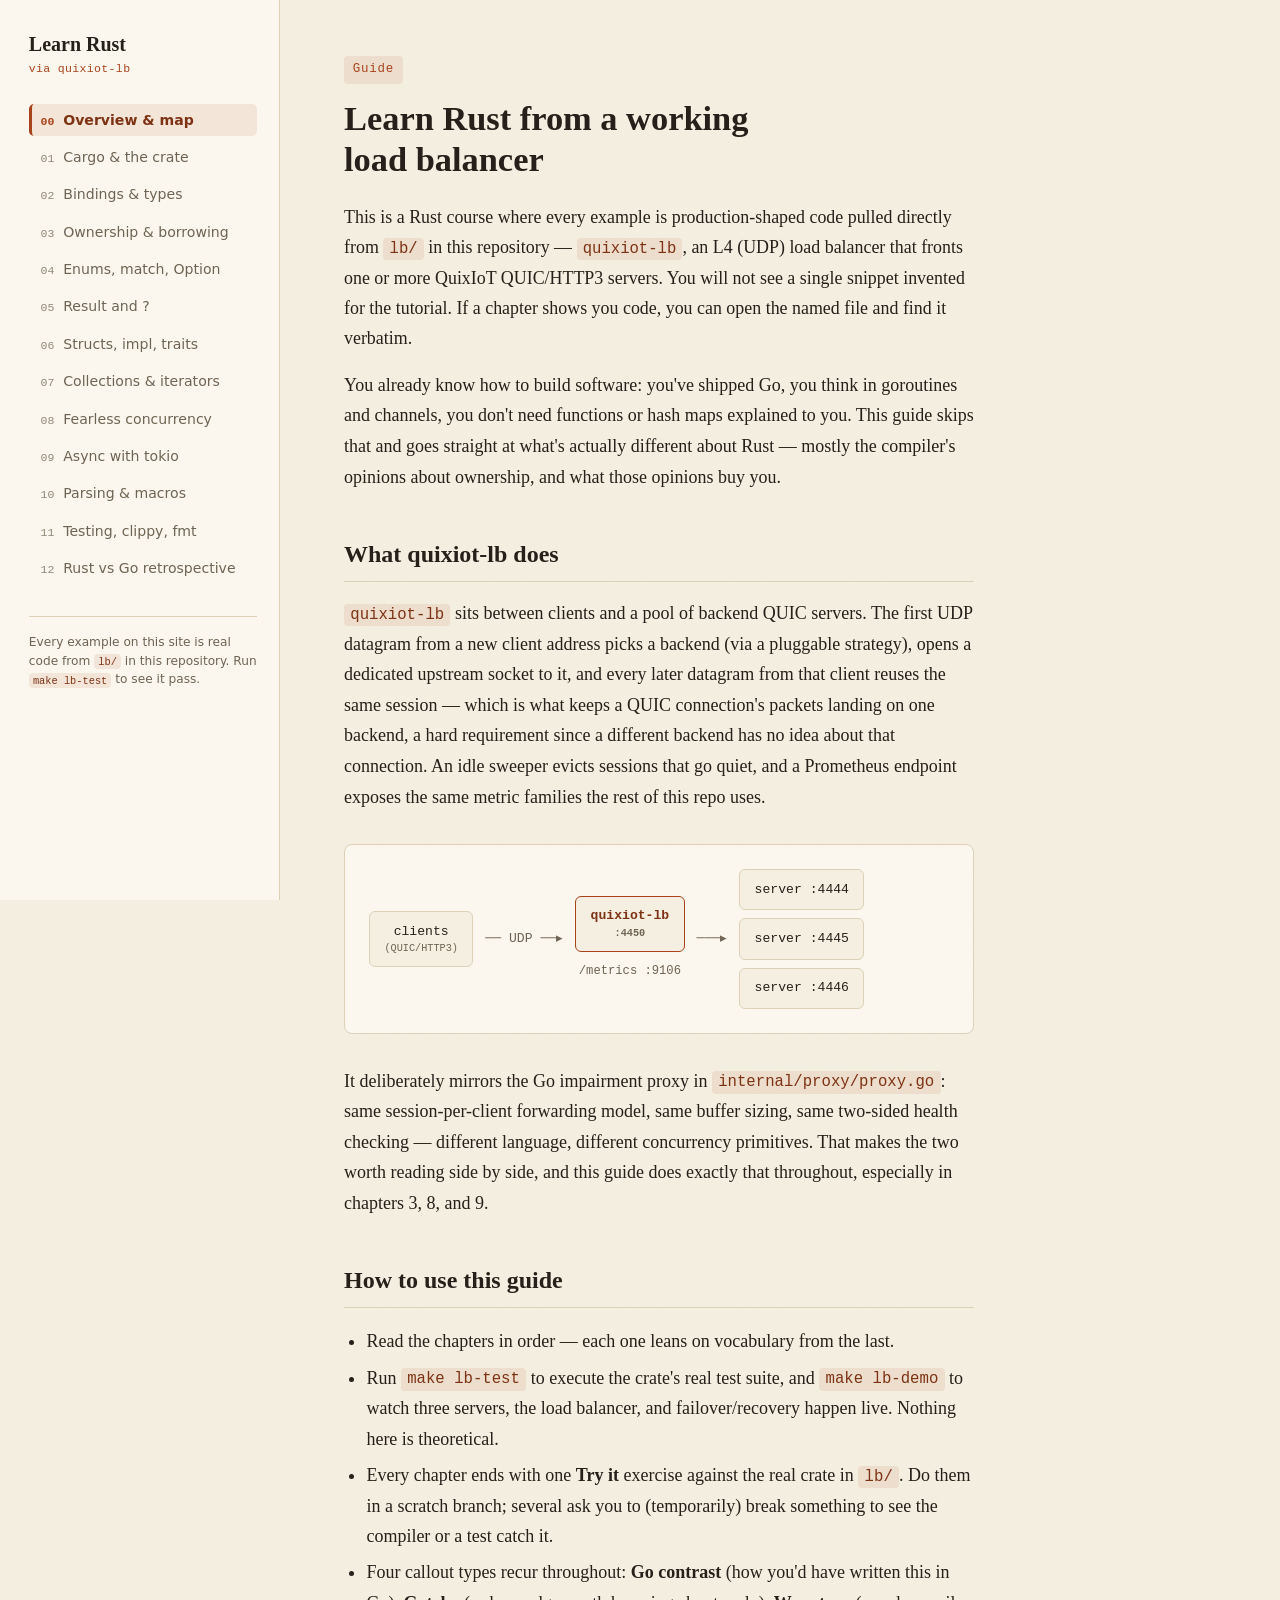
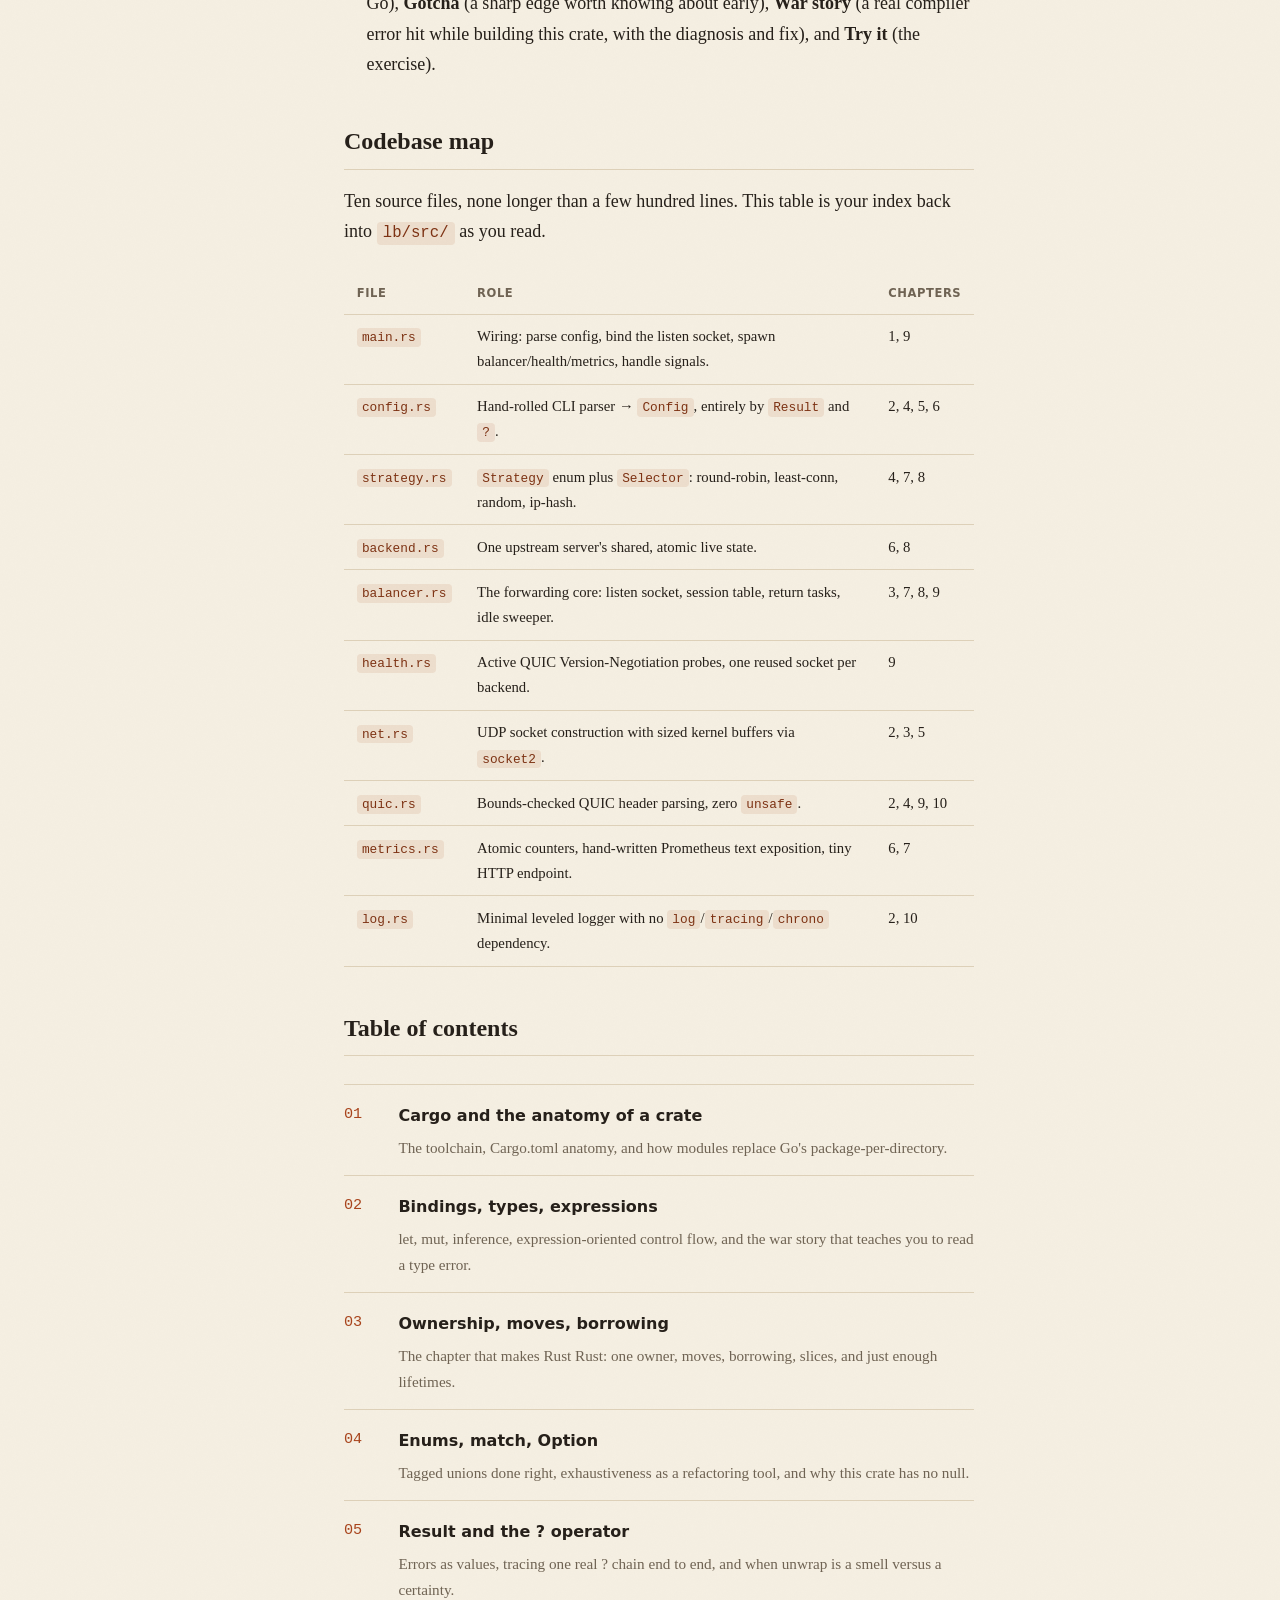
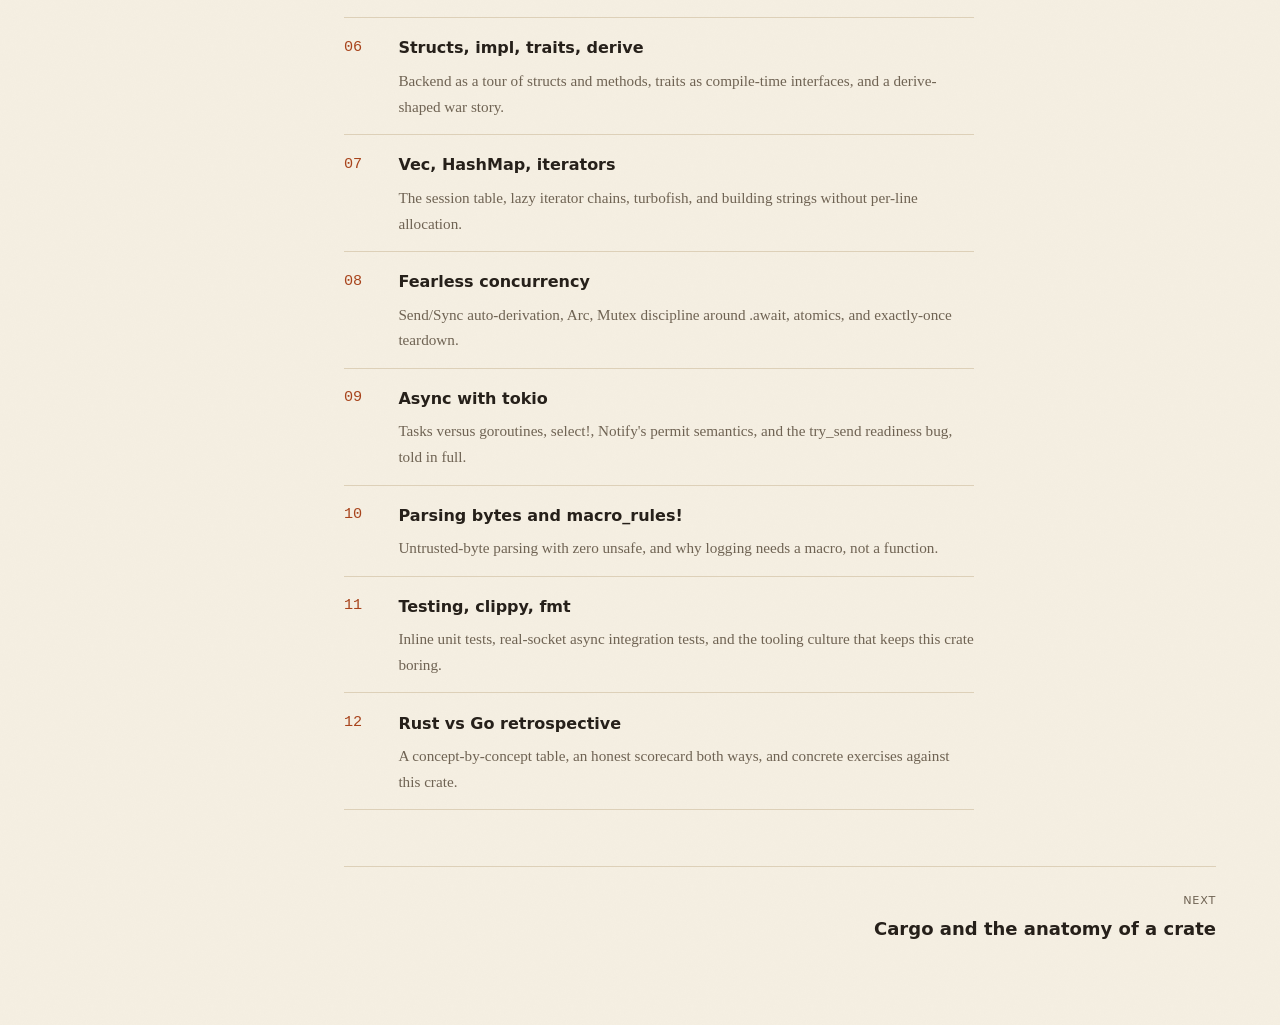
<file: learn-rust/index.html>
<!doctype html>
<html lang="en">
<head>
<meta charset="utf-8">
<meta name="viewport" content="width=device-width, initial-scale=1">
<title>Learn Rust from a working load balancer — Learn Rust via quixiot-lb</title>
<link rel="stylesheet" href="assets/style.css">
</head>
<body>
<div class="layout">
<nav class="sidebar">
  <a class="site-title" href="index.html">Learn Rust<small>via quixiot-lb</small></a>
  <ol class="chapter-list">
<li><a class="current" href="index.html"><span class="num">00</span><span>Overview &amp; map</span></a></li>
<li><a class="" href="01-toolchain.html"><span class="num">01</span><span>Cargo &amp; the crate</span></a></li>
<li><a class="" href="02-fundamentals.html"><span class="num">02</span><span>Bindings &amp; types</span></a></li>
<li><a class="" href="03-ownership.html"><span class="num">03</span><span>Ownership &amp; borrowing</span></a></li>
<li><a class="" href="04-enums-matching.html"><span class="num">04</span><span>Enums, match, Option</span></a></li>
<li><a class="" href="05-errors.html"><span class="num">05</span><span>Result and ?</span></a></li>
<li><a class="" href="06-structs-traits.html"><span class="num">06</span><span>Structs, impl, traits</span></a></li>
<li><a class="" href="07-collections-iterators.html"><span class="num">07</span><span>Collections &amp; iterators</span></a></li>
<li><a class="" href="08-concurrency.html"><span class="num">08</span><span>Fearless concurrency</span></a></li>
<li><a class="" href="09-async.html"><span class="num">09</span><span>Async with tokio</span></a></li>
<li><a class="" href="10-parsing-macros.html"><span class="num">10</span><span>Parsing &amp; macros</span></a></li>
<li><a class="" href="11-testing.html"><span class="num">11</span><span>Testing, clippy, fmt</span></a></li>
<li><a class="" href="12-rust-vs-go.html"><span class="num">12</span><span>Rust vs Go retrospective</span></a></li>
  </ol>
  <div class="sidebar-foot">Every example on this site is real code from <code>lb/</code> in this repository. Run <code>make lb-test</code> to see it pass.</div>
</nav>
<main class="content">
<article>
<span class="kicker">Guide</span>
<h1>Learn Rust from a working load balancer</h1>

<p class="lede">This is a Rust course where every example is production-shaped code pulled
directly from <code>lb/</code> in this repository &mdash; <code>quixiot-lb</code>, an L4 (UDP)
load balancer that fronts one or more QuixIoT QUIC/HTTP3 servers. You will not see a single
snippet invented for the tutorial. If a chapter shows you code, you can open the named file
and find it verbatim.</p>

<p>You already know how to build software: you've shipped Go, you think in goroutines and
channels, you don't need functions or hash maps explained to you. This guide skips that and
goes straight at what's actually different about Rust &mdash; mostly the compiler's opinions
about ownership, and what those opinions buy you.</p>

<h2>What quixiot-lb does</h2>
<p><code>quixiot-lb</code> sits between clients and a pool of backend QUIC servers. The first
UDP datagram from a new client address picks a backend (via a pluggable strategy), opens a
dedicated upstream socket to it, and every later datagram from that client reuses the same
session &mdash; which is what keeps a QUIC connection's packets landing on one backend, a hard
requirement since a different backend has no idea about that connection. An idle sweeper
evicts sessions that go quiet, and a Prometheus endpoint exposes the same metric families the
rest of this repo uses.</p>

<div class="topology">
  <div class="topo-col">
    <div class="topo-box">clients<span>(QUIC/HTTP3)</span></div>
  </div>
  <div class="topo-arrow">── UDP ──▸</div>
  <div class="topo-col">
    <div class="topo-box lb">quixiot-lb<span>:4450</span></div>
    <div class="topo-metrics">/metrics :9106</div>
  </div>
  <div class="topo-arrow">───▸</div>
  <div class="topo-backends">
    <div class="topo-box">server :4444</div>
    <div class="topo-box">server :4445</div>
    <div class="topo-box">server :4446</div>
  </div>
</div>

<p>It deliberately mirrors the Go impairment proxy in
<code>internal/proxy/proxy.go</code>: same session-per-client forwarding model, same buffer
sizing, same two-sided health checking &mdash; different language, different concurrency
primitives. That makes the two worth reading side by side, and this guide does exactly that
throughout, especially in chapters 3, 8, and 9.</p>

<h2>How to use this guide</h2>
<ul>
<li>Read the chapters in order &mdash; each one leans on vocabulary from the last.</li>
<li>Run <code>make lb-test</code> to execute the crate's real test suite, and
<code>make lb-demo</code> to watch three servers, the load balancer, and failover/recovery
happen live. Nothing here is theoretical.</li>
<li>Every chapter ends with one <strong>Try it</strong> exercise against the real crate in
<code>lb/</code>. Do them in a scratch branch; several ask you to (temporarily) break
something to see the compiler or a test catch it.</li>
<li>Four callout types recur throughout: <strong>Go contrast</strong> (how you'd have written
this in Go), <strong>Gotcha</strong> (a sharp edge worth knowing about early),
<strong>War story</strong> (a real compiler error hit while building this crate, with the
diagnosis and fix), and <strong>Try it</strong> (the exercise).</li>
</ul>

<h2>Codebase map</h2>
<p>Ten source files, none longer than a few hundred lines. This table is your index back into
<code>lb/src/</code> as you read.</p>
<div class="table-wrap"><table><thead><tr><th>File</th><th>Role</th><th>Chapters</th></tr></thead><tbody><tr><td><code>main.rs</code></td><td>Wiring: parse config, bind the listen socket, spawn balancer/health/metrics, handle signals.</td><td>1, 9</td></tr><tr><td><code>config.rs</code></td><td>Hand-rolled CLI parser &rarr; <code>Config</code>, entirely by <code>Result</code> and <code>?</code>.</td><td>2, 4, 5, 6</td></tr><tr><td><code>strategy.rs</code></td><td><code>Strategy</code> enum plus <code>Selector</code>: round-robin, least-conn, random, ip-hash.</td><td>4, 7, 8</td></tr><tr><td><code>backend.rs</code></td><td>One upstream server's shared, atomic live state.</td><td>6, 8</td></tr><tr><td><code>balancer.rs</code></td><td>The forwarding core: listen socket, session table, return tasks, idle sweeper.</td><td>3, 7, 8, 9</td></tr><tr><td><code>health.rs</code></td><td>Active QUIC Version-Negotiation probes, one reused socket per backend.</td><td>9</td></tr><tr><td><code>net.rs</code></td><td>UDP socket construction with sized kernel buffers via <code>socket2</code>.</td><td>2, 3, 5</td></tr><tr><td><code>quic.rs</code></td><td>Bounds-checked QUIC header parsing, zero <code>unsafe</code>.</td><td>2, 4, 9, 10</td></tr><tr><td><code>metrics.rs</code></td><td>Atomic counters, hand-written Prometheus text exposition, tiny HTTP endpoint.</td><td>6, 7</td></tr><tr><td><code>log.rs</code></td><td>Minimal leveled logger with no <code>log</code>/<code>tracing</code>/<code>chrono</code> dependency.</td><td>2, 10</td></tr></tbody></table></div>

<h2>Table of contents</h2>
<div class="toc-grid">
<div class="toc-entry"><div class="toc-num">01</div><div class="toc-body"><a href="01-toolchain.html">Cargo and the anatomy of a crate</a><p>The toolchain, Cargo.toml anatomy, and how modules replace Go's package-per-directory.</p></div></div>
<div class="toc-entry"><div class="toc-num">02</div><div class="toc-body"><a href="02-fundamentals.html">Bindings, types, expressions</a><p>let, mut, inference, expression-oriented control flow, and the war story that teaches you to read a type error.</p></div></div>
<div class="toc-entry"><div class="toc-num">03</div><div class="toc-body"><a href="03-ownership.html">Ownership, moves, borrowing</a><p>The chapter that makes Rust Rust: one owner, moves, borrowing, slices, and just enough lifetimes.</p></div></div>
<div class="toc-entry"><div class="toc-num">04</div><div class="toc-body"><a href="04-enums-matching.html">Enums, match, Option</a><p>Tagged unions done right, exhaustiveness as a refactoring tool, and why this crate has no null.</p></div></div>
<div class="toc-entry"><div class="toc-num">05</div><div class="toc-body"><a href="05-errors.html">Result and the ? operator</a><p>Errors as values, tracing one real ? chain end to end, and when unwrap is a smell versus a certainty.</p></div></div>
<div class="toc-entry"><div class="toc-num">06</div><div class="toc-body"><a href="06-structs-traits.html">Structs, impl, traits, derive</a><p>Backend as a tour of structs and methods, traits as compile-time interfaces, and a derive-shaped war story.</p></div></div>
<div class="toc-entry"><div class="toc-num">07</div><div class="toc-body"><a href="07-collections-iterators.html">Vec, HashMap, iterators</a><p>The session table, lazy iterator chains, turbofish, and building strings without per-line allocation.</p></div></div>
<div class="toc-entry"><div class="toc-num">08</div><div class="toc-body"><a href="08-concurrency.html">Fearless concurrency</a><p>Send/Sync auto-derivation, Arc, Mutex discipline around .await, atomics, and exactly-once teardown.</p></div></div>
<div class="toc-entry"><div class="toc-num">09</div><div class="toc-body"><a href="09-async.html">Async with tokio</a><p>Tasks versus goroutines, select!, Notify's permit semantics, and the try_send readiness bug, told in full.</p></div></div>
<div class="toc-entry"><div class="toc-num">10</div><div class="toc-body"><a href="10-parsing-macros.html">Parsing bytes and macro_rules!</a><p>Untrusted-byte parsing with zero unsafe, and why logging needs a macro, not a function.</p></div></div>
<div class="toc-entry"><div class="toc-num">11</div><div class="toc-body"><a href="11-testing.html">Testing, clippy, fmt</a><p>Inline unit tests, real-socket async integration tests, and the tooling culture that keeps this crate boring.</p></div></div>
<div class="toc-entry"><div class="toc-num">12</div><div class="toc-body"><a href="12-rust-vs-go.html">Rust vs Go retrospective</a><p>A concept-by-concept table, an honest scorecard both ways, and concrete exercises against this crate.</p></div></div>
</div>

</article>
<footer class="chapter-nav"><a class="next" href="01-toolchain.html"><span class="label">Next</span><span class="chapter-nav-title">Cargo and the anatomy of a crate</span></a></footer>
</main>
</div>
<script src="assets/highlight.js"></script>
</body>
</html>
</file>
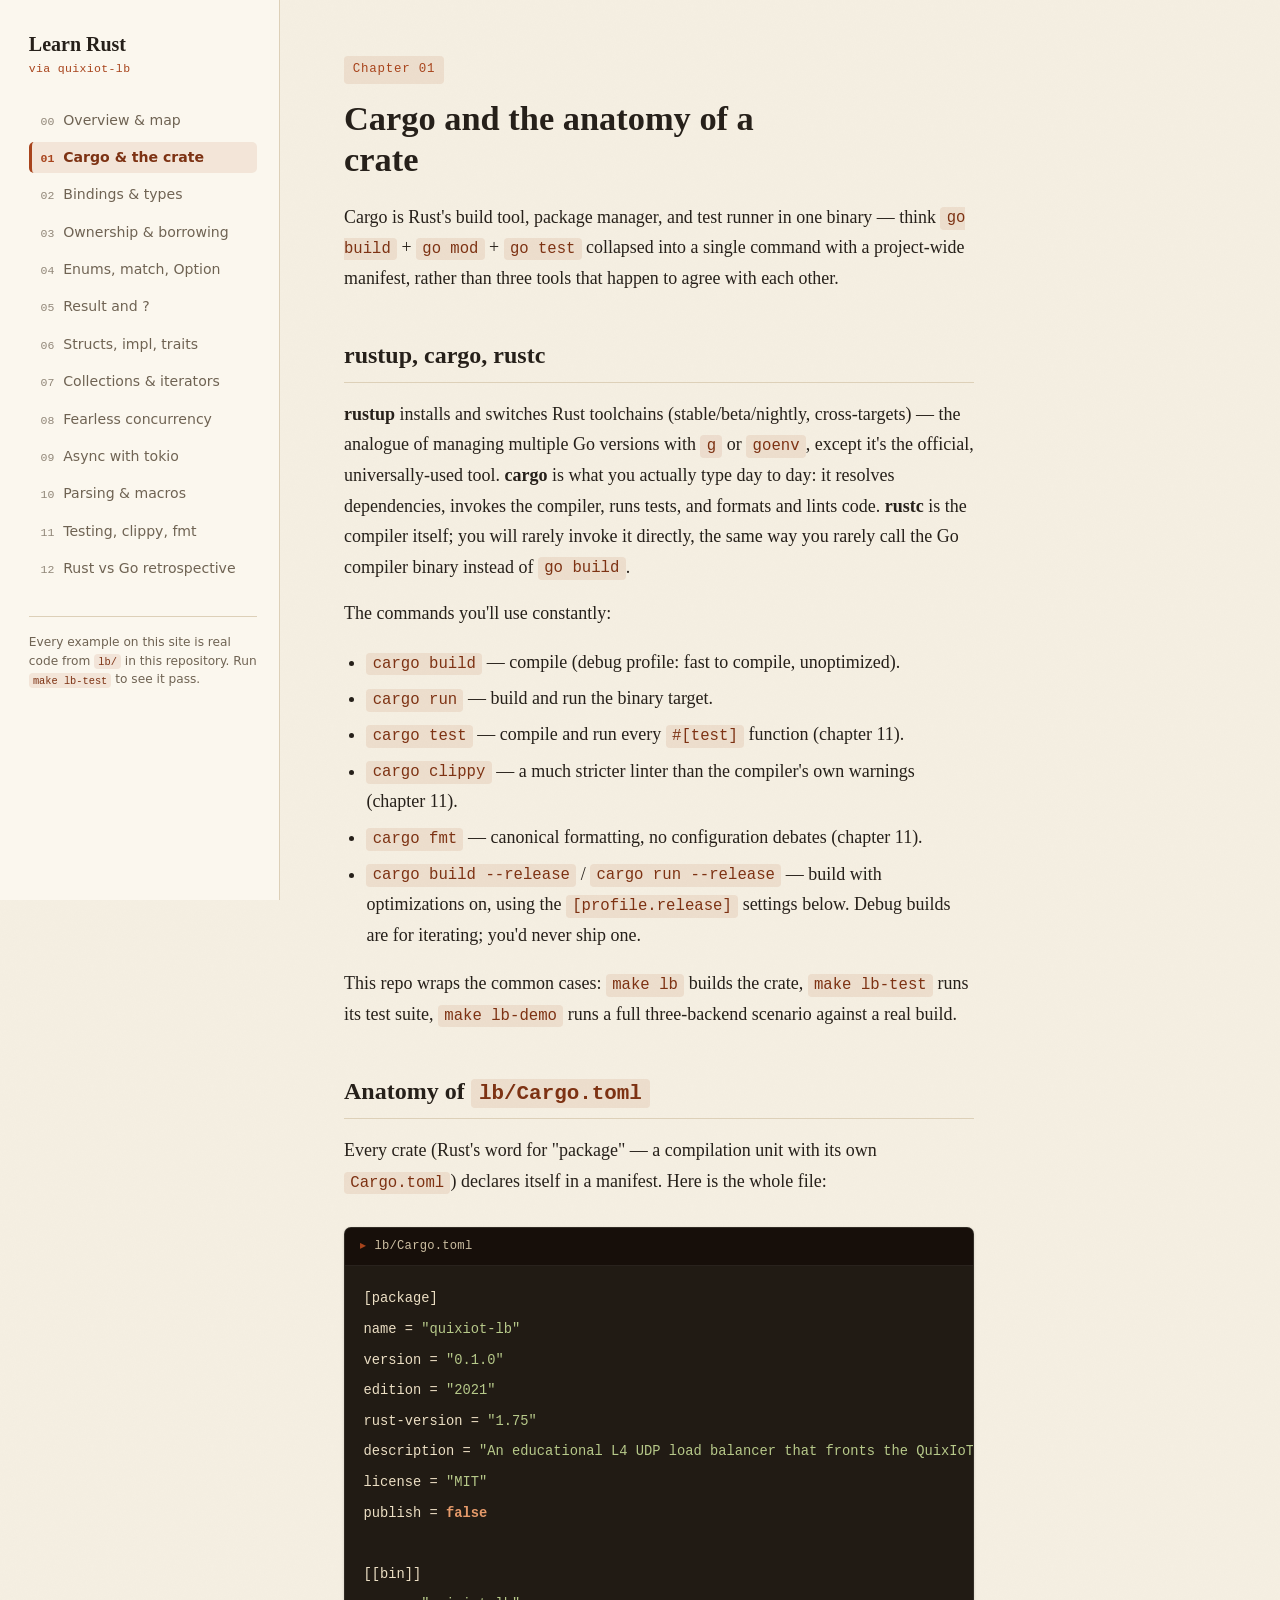
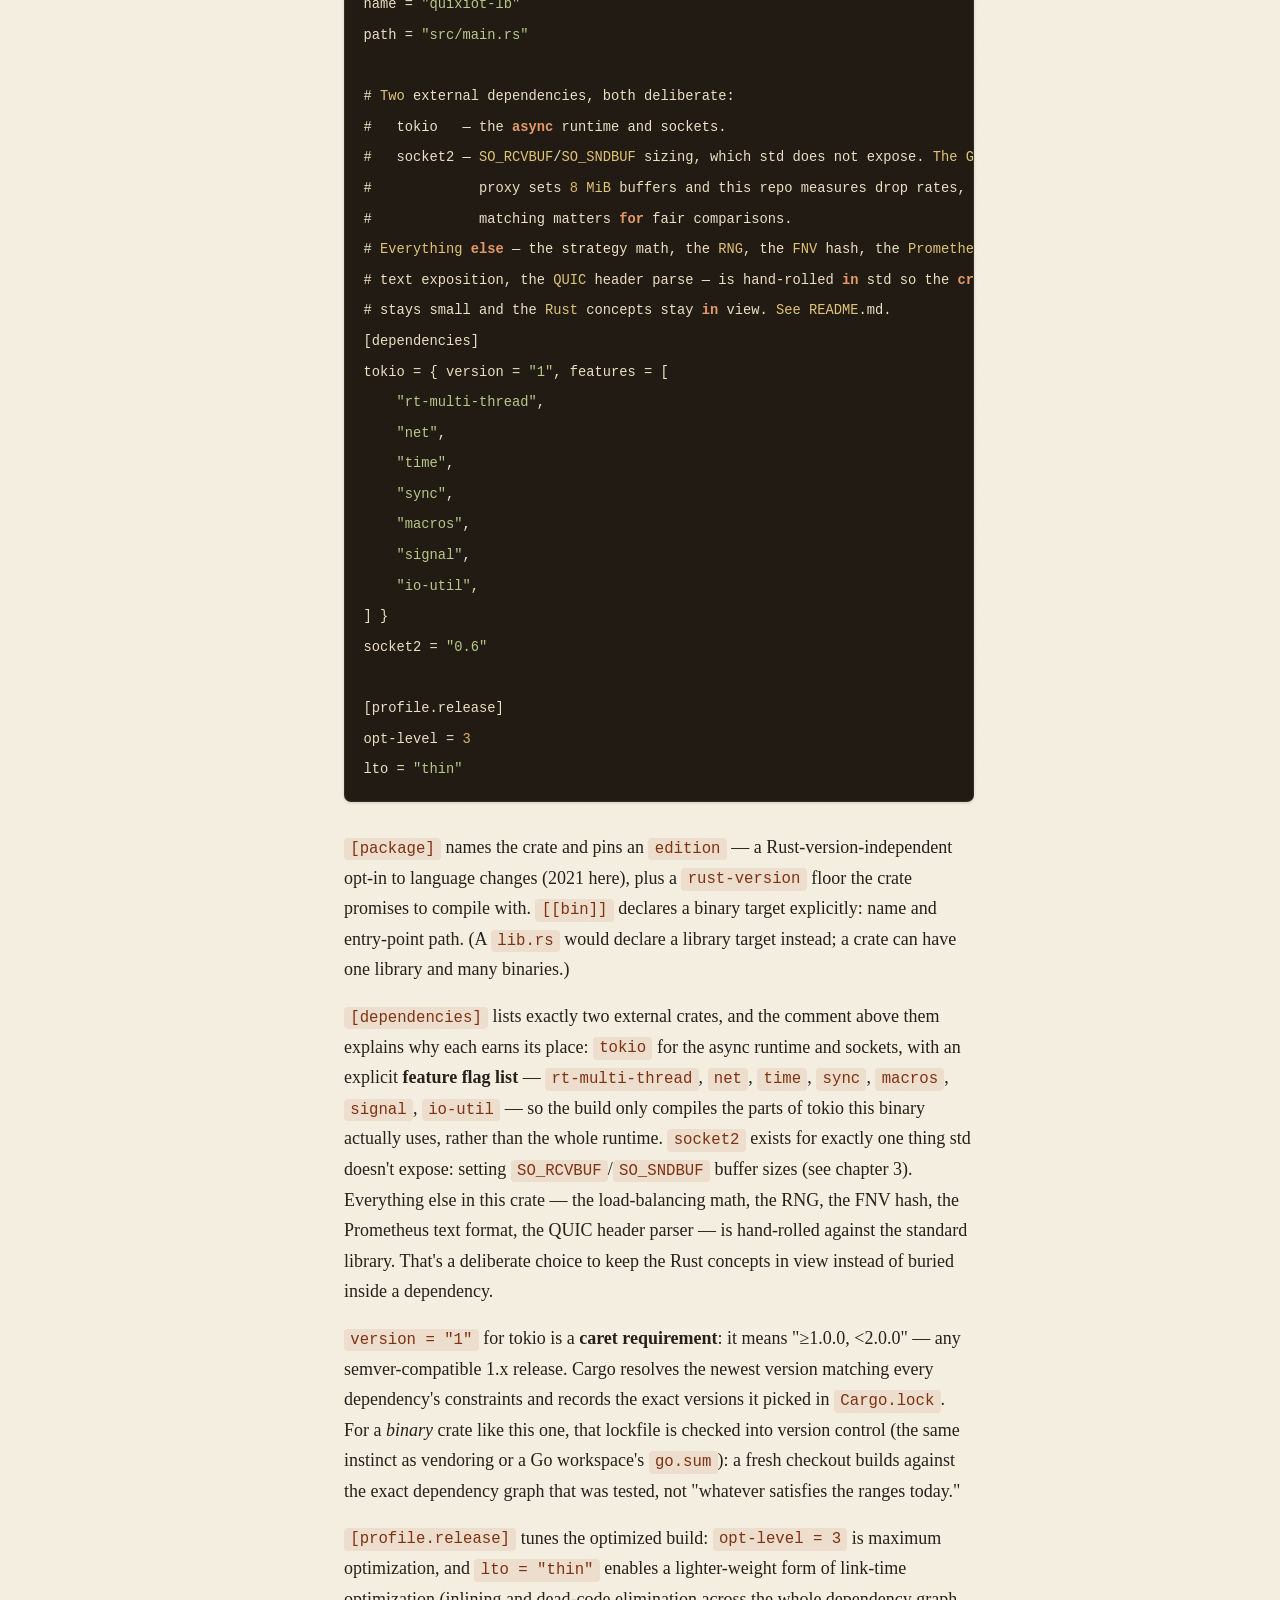
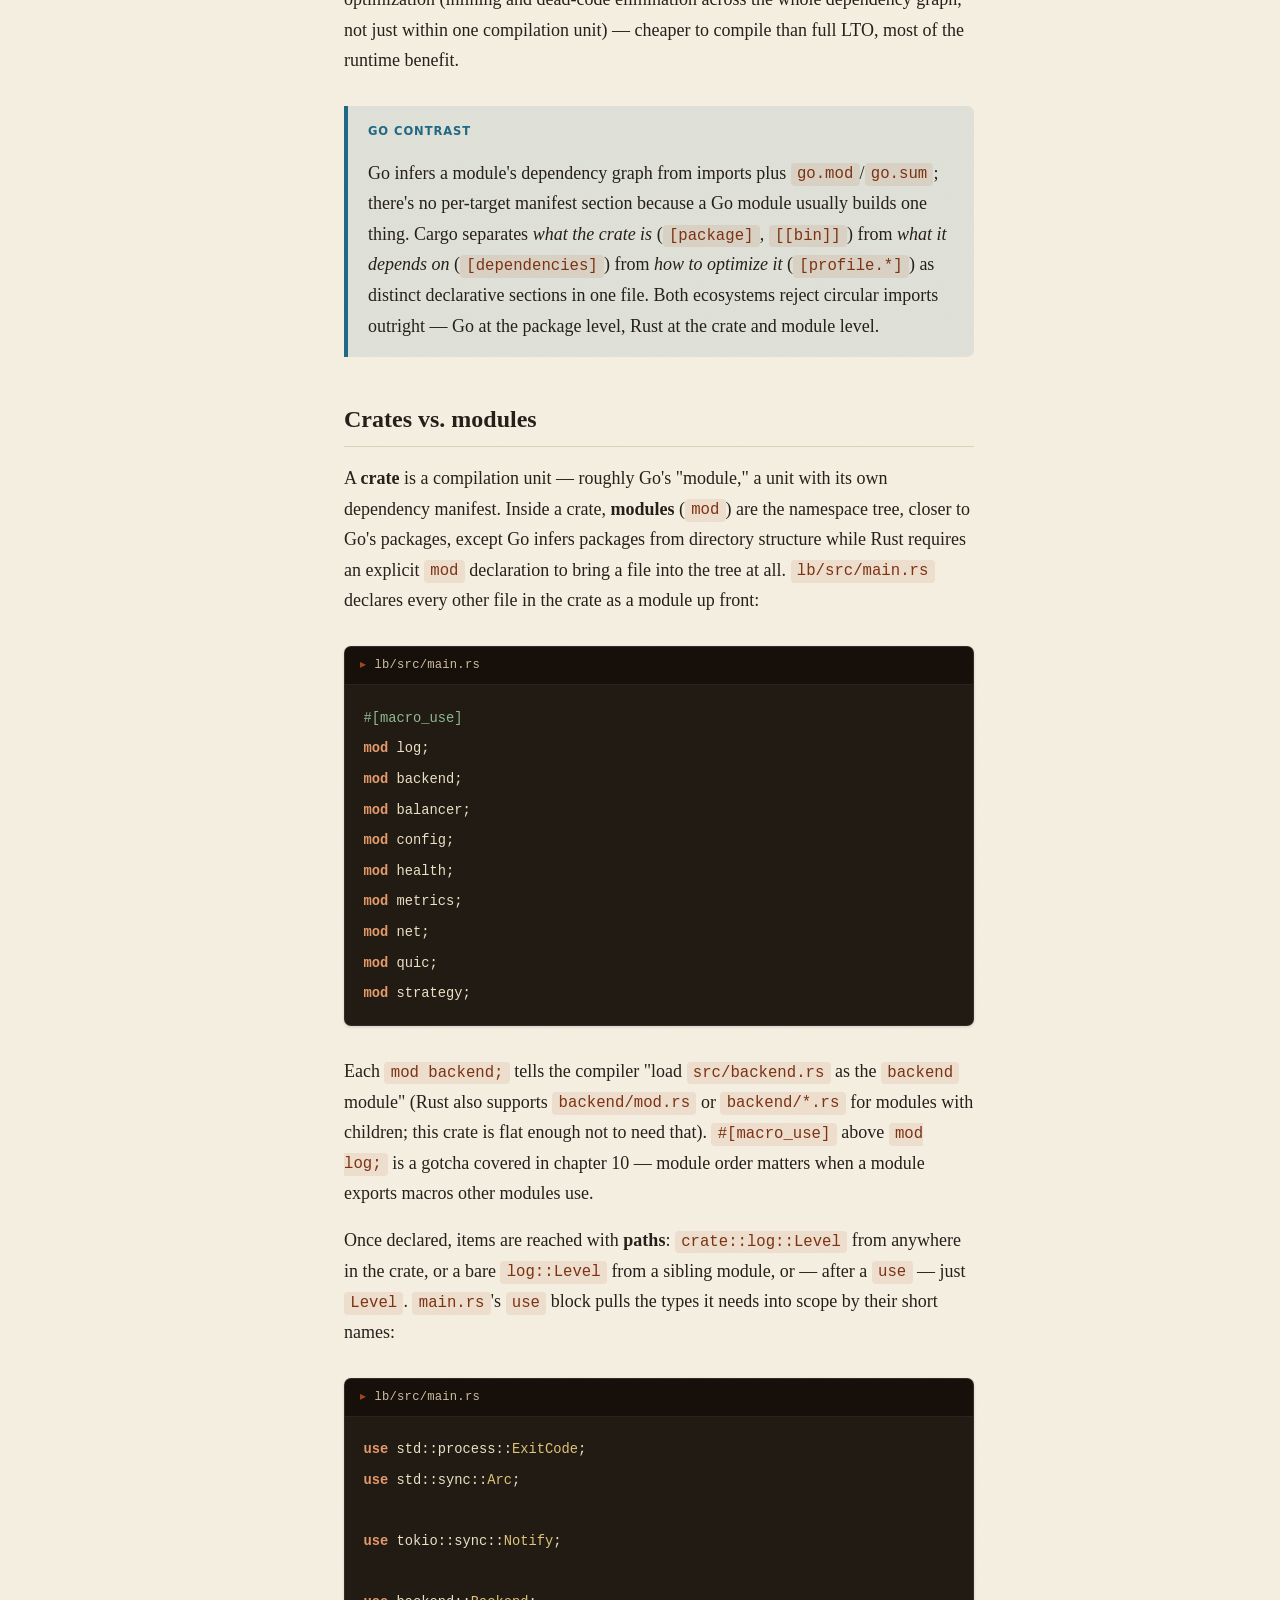
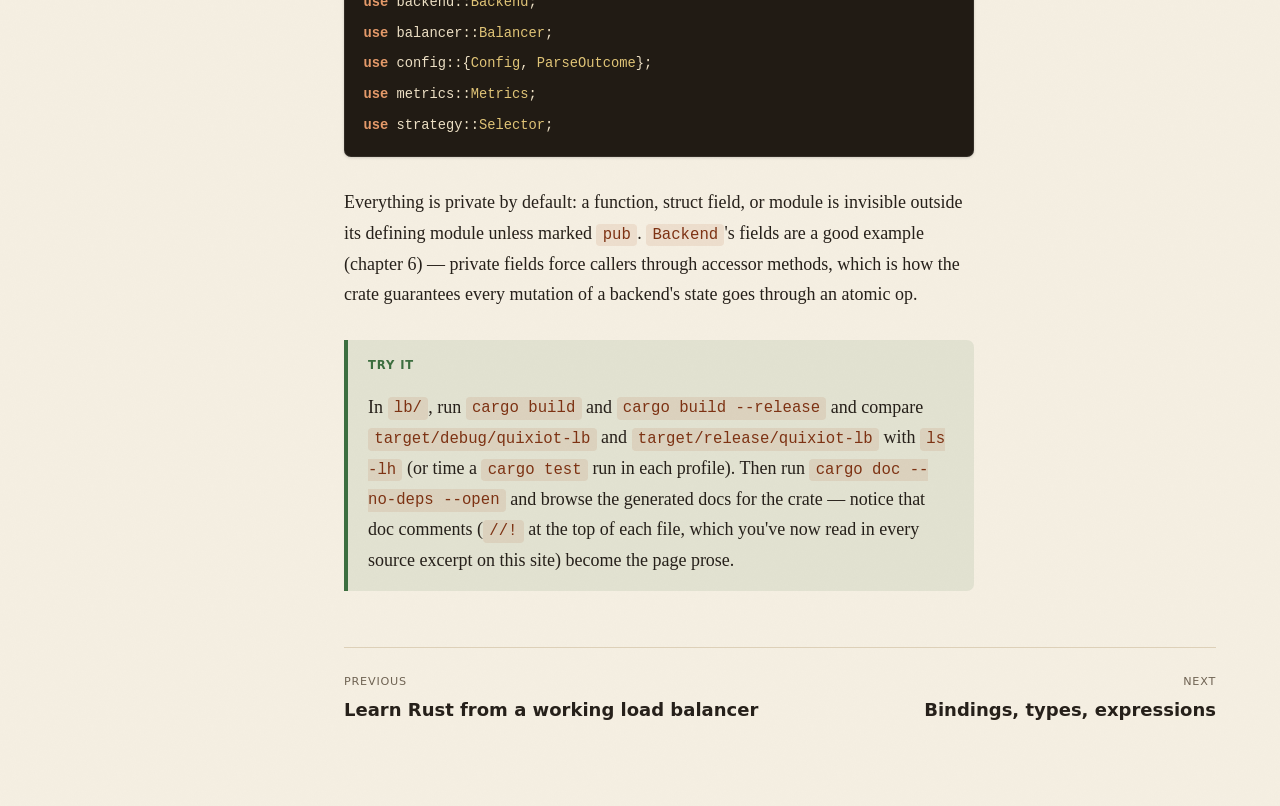
<file: learn-rust/01-toolchain.html>
<!doctype html>
<html lang="en">
<head>
<meta charset="utf-8">
<meta name="viewport" content="width=device-width, initial-scale=1">
<title>Cargo and the anatomy of a crate — Learn Rust via quixiot-lb</title>
<link rel="stylesheet" href="assets/style.css">
</head>
<body>
<div class="layout">
<nav class="sidebar">
  <a class="site-title" href="index.html">Learn Rust<small>via quixiot-lb</small></a>
  <ol class="chapter-list">
<li><a class="" href="index.html"><span class="num">00</span><span>Overview &amp; map</span></a></li>
<li><a class="current" href="01-toolchain.html"><span class="num">01</span><span>Cargo &amp; the crate</span></a></li>
<li><a class="" href="02-fundamentals.html"><span class="num">02</span><span>Bindings &amp; types</span></a></li>
<li><a class="" href="03-ownership.html"><span class="num">03</span><span>Ownership &amp; borrowing</span></a></li>
<li><a class="" href="04-enums-matching.html"><span class="num">04</span><span>Enums, match, Option</span></a></li>
<li><a class="" href="05-errors.html"><span class="num">05</span><span>Result and ?</span></a></li>
<li><a class="" href="06-structs-traits.html"><span class="num">06</span><span>Structs, impl, traits</span></a></li>
<li><a class="" href="07-collections-iterators.html"><span class="num">07</span><span>Collections &amp; iterators</span></a></li>
<li><a class="" href="08-concurrency.html"><span class="num">08</span><span>Fearless concurrency</span></a></li>
<li><a class="" href="09-async.html"><span class="num">09</span><span>Async with tokio</span></a></li>
<li><a class="" href="10-parsing-macros.html"><span class="num">10</span><span>Parsing &amp; macros</span></a></li>
<li><a class="" href="11-testing.html"><span class="num">11</span><span>Testing, clippy, fmt</span></a></li>
<li><a class="" href="12-rust-vs-go.html"><span class="num">12</span><span>Rust vs Go retrospective</span></a></li>
  </ol>
  <div class="sidebar-foot">Every example on this site is real code from <code>lb/</code> in this repository. Run <code>make lb-test</code> to see it pass.</div>
</nav>
<main class="content">
<article>
<span class="kicker">Chapter 01</span>
<h1>Cargo and the anatomy of a crate</h1>

<p class="lede">Cargo is Rust's build tool, package manager, and test runner in one binary
&mdash; think <code>go build</code> + <code>go mod</code> + <code>go test</code> collapsed
into a single command with a project-wide manifest, rather than three tools that happen to
agree with each other.</p>

<h2>rustup, cargo, rustc</h2>
<p><strong>rustup</strong> installs and switches Rust toolchains (stable/beta/nightly,
cross-targets) &mdash; the analogue of managing multiple Go versions with <code>g</code> or
<code>goenv</code>, except it's the official, universally-used tool. <strong>cargo</strong> is
what you actually type day to day: it resolves dependencies, invokes the compiler, runs
tests, and formats and lints code. <strong>rustc</strong> is the compiler itself; you will
rarely invoke it directly, the same way you rarely call the Go compiler binary instead of
<code>go build</code>.</p>

<p>The commands you'll use constantly:</p>
<ul>
<li><code>cargo build</code> &mdash; compile (debug profile: fast to compile, unoptimized).</li>
<li><code>cargo run</code> &mdash; build and run the binary target.</li>
<li><code>cargo test</code> &mdash; compile and run every <code>#[test]</code> function
(chapter 11).</li>
<li><code>cargo clippy</code> &mdash; a much stricter linter than the compiler's own warnings
(chapter 11).</li>
<li><code>cargo fmt</code> &mdash; canonical formatting, no configuration debates
(chapter 11).</li>
<li><code>cargo build --release</code> / <code>cargo run --release</code> &mdash; build with
optimizations on, using the <code>[profile.release]</code> settings below. Debug builds are
for iterating; you'd never ship one.</li>
</ul>
<p>This repo wraps the common cases: <code>make lb</code> builds the crate,
<code>make lb-test</code> runs its test suite, <code>make lb-demo</code> runs a full
three-backend scenario against a real build.</p>

<h2>Anatomy of <code>lb/Cargo.toml</code></h2>
<p>Every crate (Rust's word for "package" &mdash; a compilation unit with its own
<code>Cargo.toml</code>) declares itself in a manifest. Here is the whole file:</p>
<div class="snippet">
  <div class="snippet-caption">lb/Cargo.toml</div>
  <pre><code>[package]
name = "quixiot-lb"
version = "0.1.0"
edition = "2021"
rust-version = "1.75"
description = "An educational L4 UDP load balancer that fronts the QuixIoT QUIC/HTTP3 servers."
license = "MIT"
publish = false

[[bin]]
name = "quixiot-lb"
path = "src/main.rs"

# Two external dependencies, both deliberate:
#   tokio   — the async runtime and sockets.
#   socket2 — SO_RCVBUF/SO_SNDBUF sizing, which std does not expose. The Go
#             proxy sets 8 MiB buffers and this repo measures drop rates, so
#             matching matters for fair comparisons.
# Everything else — the strategy math, the RNG, the FNV hash, the Prometheus
# text exposition, the QUIC header parse — is hand-rolled in std so the crate
# stays small and the Rust concepts stay in view. See README.md.
[dependencies]
tokio = { version = "1", features = [
    "rt-multi-thread",
    "net",
    "time",
    "sync",
    "macros",
    "signal",
    "io-util",
] }
socket2 = "0.6"

[profile.release]
opt-level = 3
lto = "thin"</code></pre>
</div>

<p><code>[package]</code> names the crate and pins an <code>edition</code> &mdash; a
Rust-version-independent opt-in to language changes (2021 here), plus a
<code>rust-version</code> floor the crate promises to compile with. <code>[[bin]]</code>
declares a binary target explicitly: name and entry-point path. (A <code>lib.rs</code> would
declare a library target instead; a crate can have one library and many binaries.)</p>

<p><code>[dependencies]</code> lists exactly two external crates, and the comment above them
explains why each earns its place: <code>tokio</code> for the async runtime and sockets, with
an explicit <strong>feature flag list</strong> &mdash; <code>rt-multi-thread</code>,
<code>net</code>, <code>time</code>, <code>sync</code>, <code>macros</code>,
<code>signal</code>, <code>io-util</code> &mdash; so the build only compiles the parts of
tokio this binary actually uses, rather than the whole runtime. <code>socket2</code> exists
for exactly one thing std doesn't expose: setting <code>SO_RCVBUF</code>/<code>SO_SNDBUF</code>
buffer sizes (see chapter 3). Everything else in this crate &mdash; the load-balancing math,
the RNG, the FNV hash, the Prometheus text format, the QUIC header parser &mdash; is hand-rolled
against the standard library. That's a deliberate choice to keep the Rust concepts in view
instead of buried inside a dependency.</p>

<p><code>version = "1"</code> for tokio is a <strong>caret requirement</strong>: it means
"&ge;1.0.0, &lt;2.0.0" &mdash; any semver-compatible 1.x release. Cargo resolves the newest
version matching every dependency's constraints and records the exact versions it picked in
<code>Cargo.lock</code>. For a <em>binary</em> crate like this one, that lockfile is checked
into version control (the same instinct as vendoring or a Go workspace's
<code>go.sum</code>): a fresh checkout builds against the exact dependency graph that was
tested, not "whatever satisfies the ranges today."</p>

<p><code>[profile.release]</code> tunes the optimized build: <code>opt-level = 3</code> is
maximum optimization, and <code>lto = "thin"</code> enables a lighter-weight form of
link-time optimization (inlining and dead-code elimination across the whole dependency graph,
not just within one compilation unit) &mdash; cheaper to compile than full LTO, most of the
runtime benefit.</p>

<div class="callout callout-go">
  <span class="callout-label">Go contrast</span>
  <p>Go infers a module's dependency graph from imports plus <code>go.mod</code>/<code>go.sum</code>; there's no per-target manifest section because a Go module usually builds one thing. Cargo separates <em>what the crate is</em> (<code>[package]</code>, <code>[[bin]]</code>) from <em>what it depends on</em> (<code>[dependencies]</code>) from <em>how to optimize it</em> (<code>[profile.*]</code>) as distinct declarative sections in one file. Both ecosystems reject circular imports outright &mdash; Go at the package level, Rust at the crate and module level.</p>
</div>

<h2>Crates vs. modules</h2>
<p>A <strong>crate</strong> is a compilation unit &mdash; roughly Go's "module," a unit with
its own dependency manifest. Inside a crate, <strong>modules</strong> (<code>mod</code>) are
the namespace tree, closer to Go's packages, except Go infers packages from directory
structure while Rust requires an explicit <code>mod</code> declaration to bring a file into
the tree at all. <code>lb/src/main.rs</code> declares every other file in the crate as a
module up front:</p>
<div class="snippet">
  <div class="snippet-caption">lb/src/main.rs</div>
  <pre><code>#[macro_use]
mod log;
mod backend;
mod balancer;
mod config;
mod health;
mod metrics;
mod net;
mod quic;
mod strategy;</code></pre>
</div>
<p>Each <code>mod backend;</code> tells the compiler "load <code>src/backend.rs</code> as the
<code>backend</code> module" (Rust also supports <code>backend/mod.rs</code> or
<code>backend/*.rs</code> for modules with children; this crate is flat enough not to need
that). <code>#[macro_use]</code> above <code>mod log;</code> is a gotcha covered in chapter
10 &mdash; module order matters when a module exports macros other modules use.</p>

<p>Once declared, items are reached with <strong>paths</strong>: <code>crate::log::Level</code>
from anywhere in the crate, or a bare <code>log::Level</code> from a sibling module, or &mdash;
after a <code>use</code> &mdash; just <code>Level</code>. <code>main.rs</code>'s <code>use</code>
block pulls the types it needs into scope by their short names:</p>
<div class="snippet">
  <div class="snippet-caption">lb/src/main.rs</div>
  <pre><code>use std::process::ExitCode;
use std::sync::Arc;

use tokio::sync::Notify;

use backend::Backend;
use balancer::Balancer;
use config::{Config, ParseOutcome};
use metrics::Metrics;
use strategy::Selector;</code></pre>
</div>
<p>Everything is private by default: a function, struct field, or module is invisible outside
its defining module unless marked <code>pub</code>. <code>Backend</code>'s fields are a good
example (chapter 6) &mdash; private fields force callers through accessor methods, which is
how the crate guarantees every mutation of a backend's state goes through an atomic op.</p>

<div class="callout callout-tryit">
  <span class="callout-label">Try it</span>
  <p>In <code>lb/</code>, run <code>cargo build</code> and <code>cargo build --release</code> and compare <code>target/debug/quixiot-lb</code> and <code>target/release/quixiot-lb</code> with <code>ls -lh</code> (or time a <code>cargo test</code> run in each profile). Then run <code>cargo doc --no-deps --open</code> and browse the generated docs for the crate &mdash; notice that doc comments (<code>//!</code> at the top of each file, which you've now read in every source excerpt on this site) become the page prose.</p>
</div>

</article>
<footer class="chapter-nav"><a class="prev" href="index.html"><span class="label">Previous</span><span class="chapter-nav-title">Learn Rust from a working load balancer</span></a><a class="next" href="02-fundamentals.html"><span class="label">Next</span><span class="chapter-nav-title">Bindings, types, expressions</span></a></footer>
</main>
</div>
<script src="assets/highlight.js"></script>
</body>
</html>
</file>
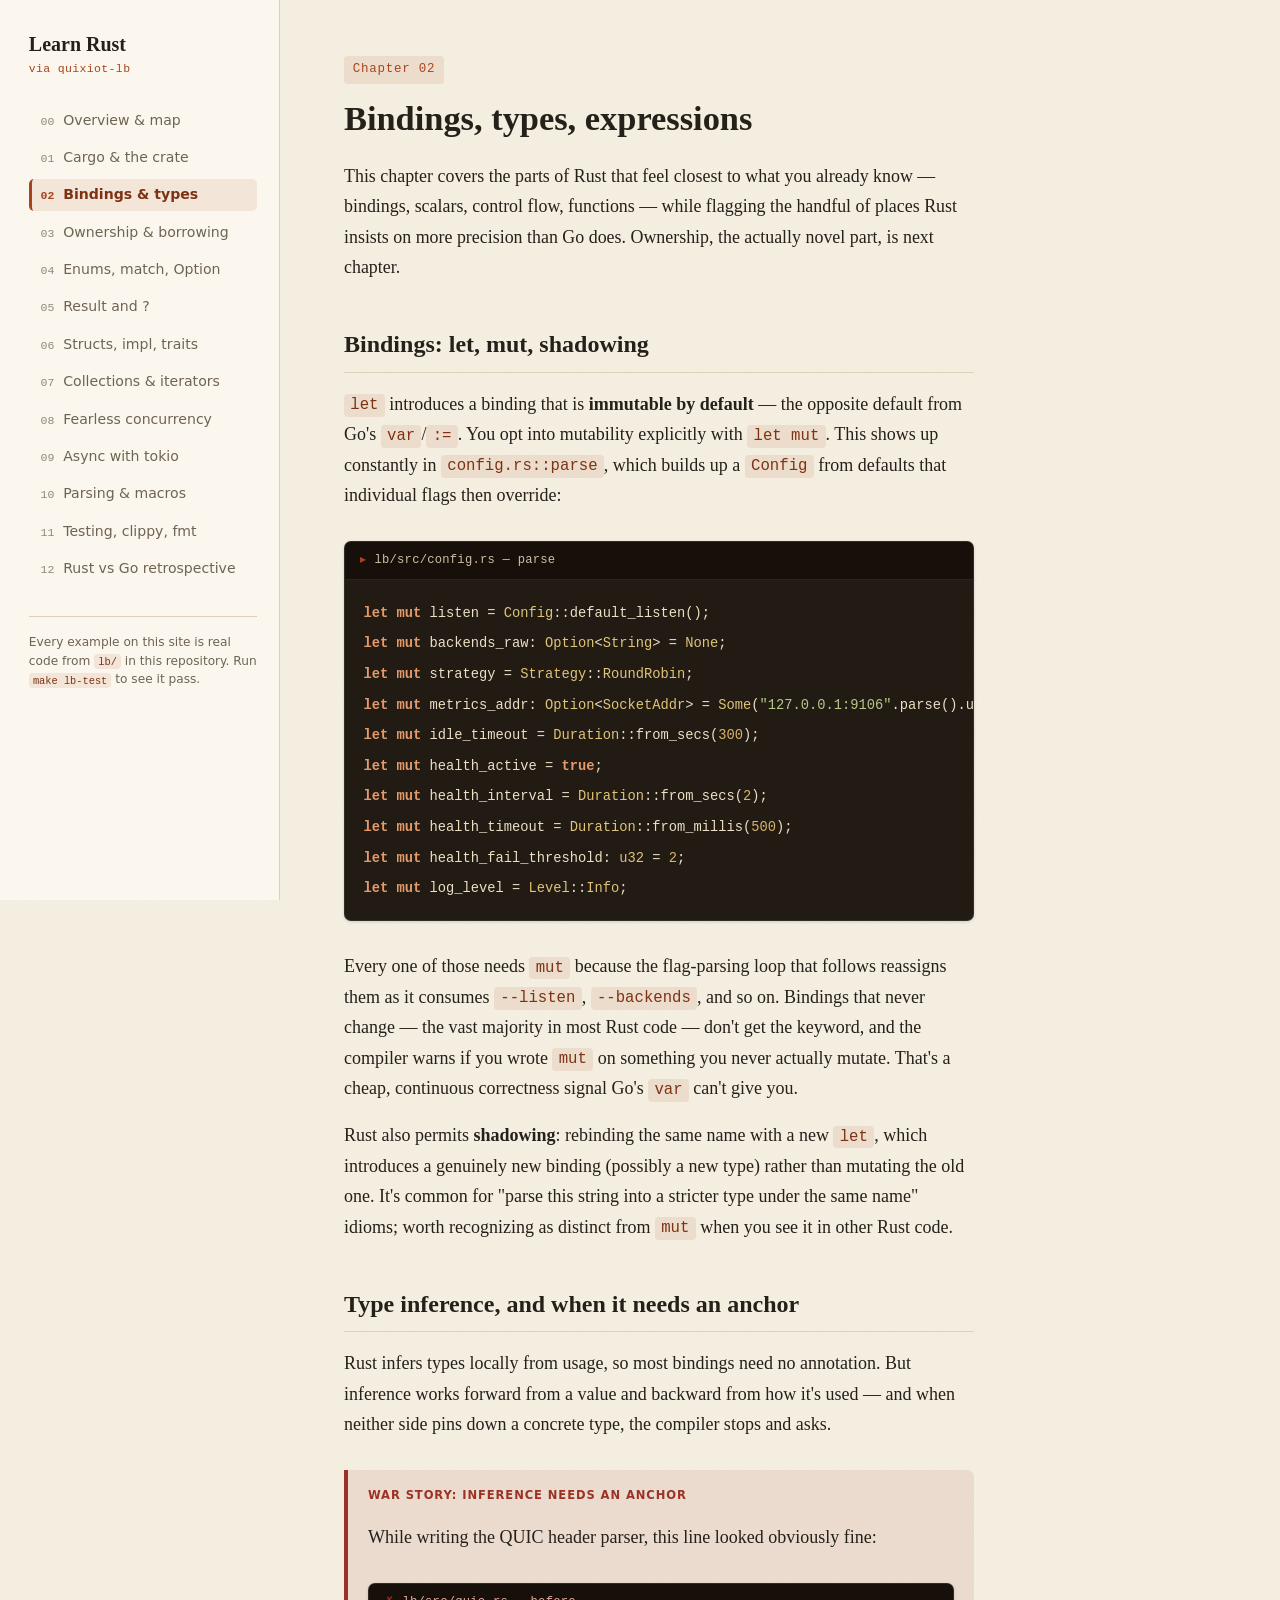
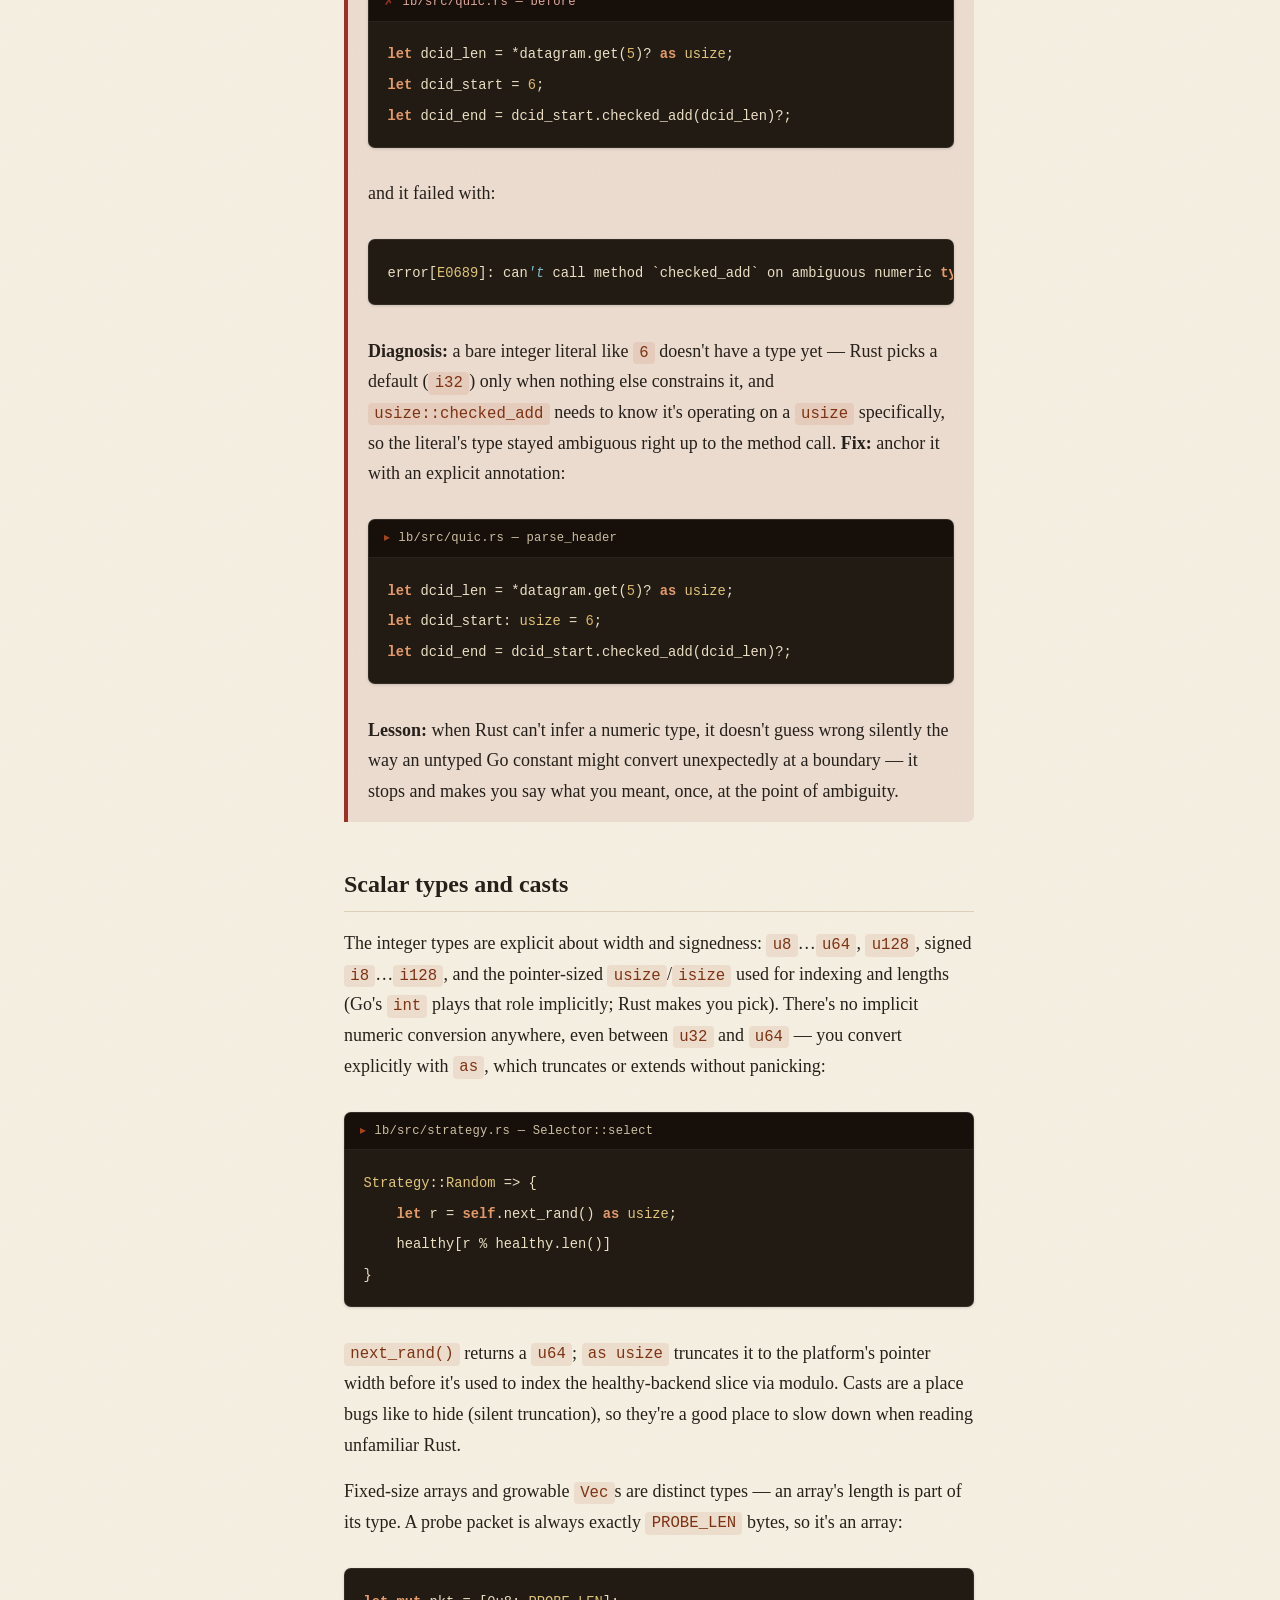
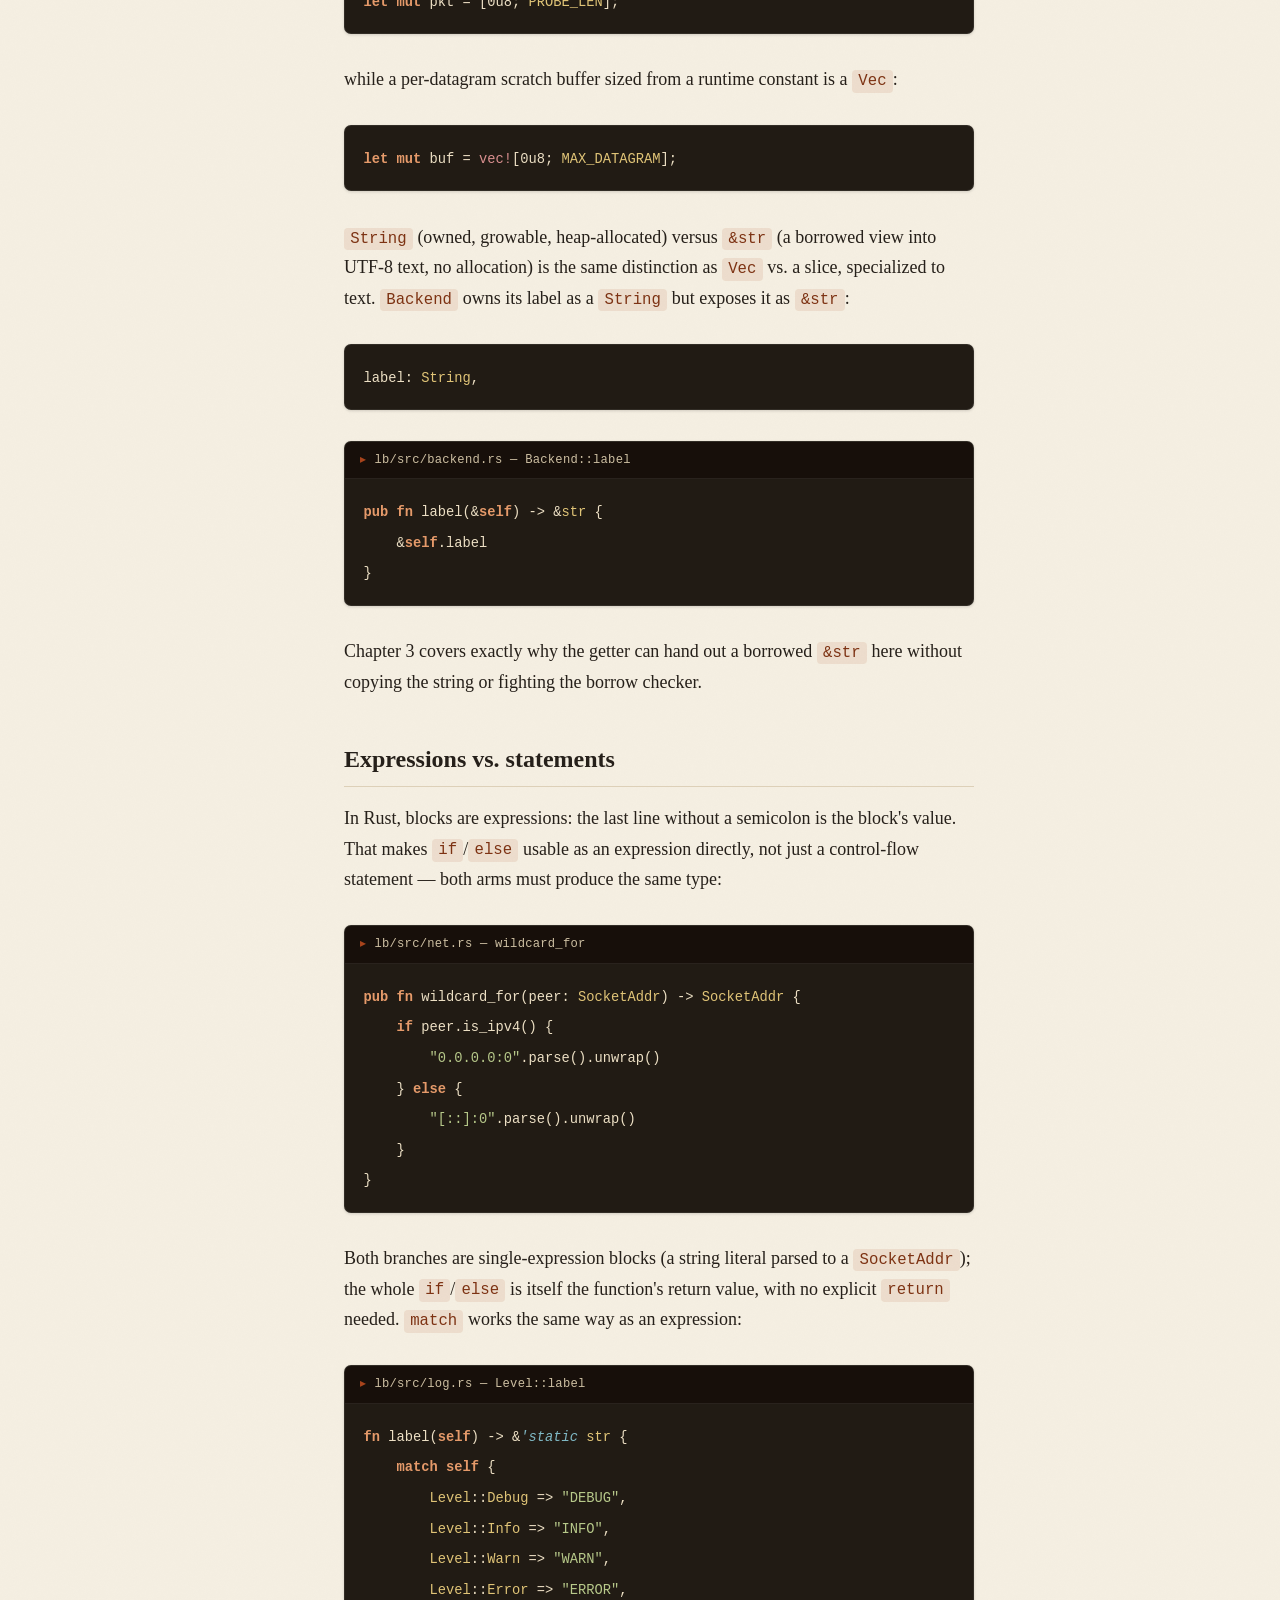
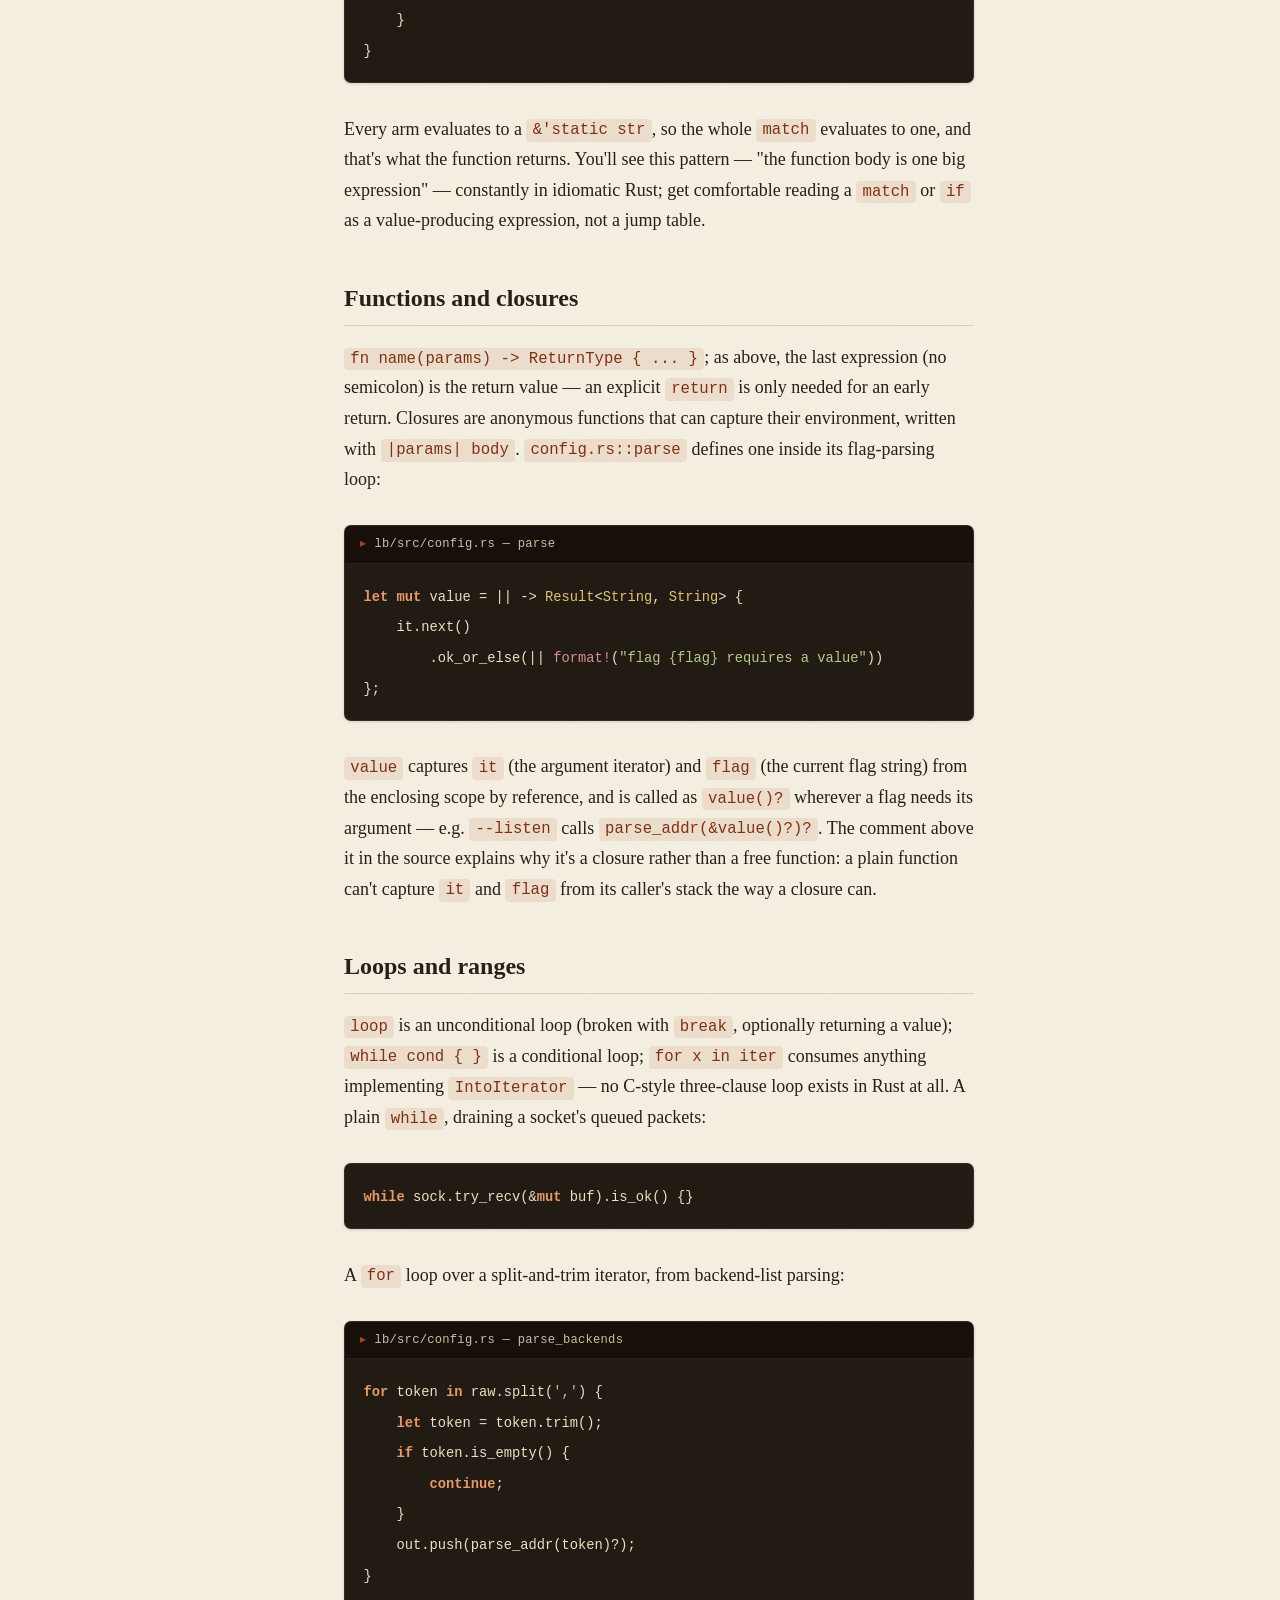
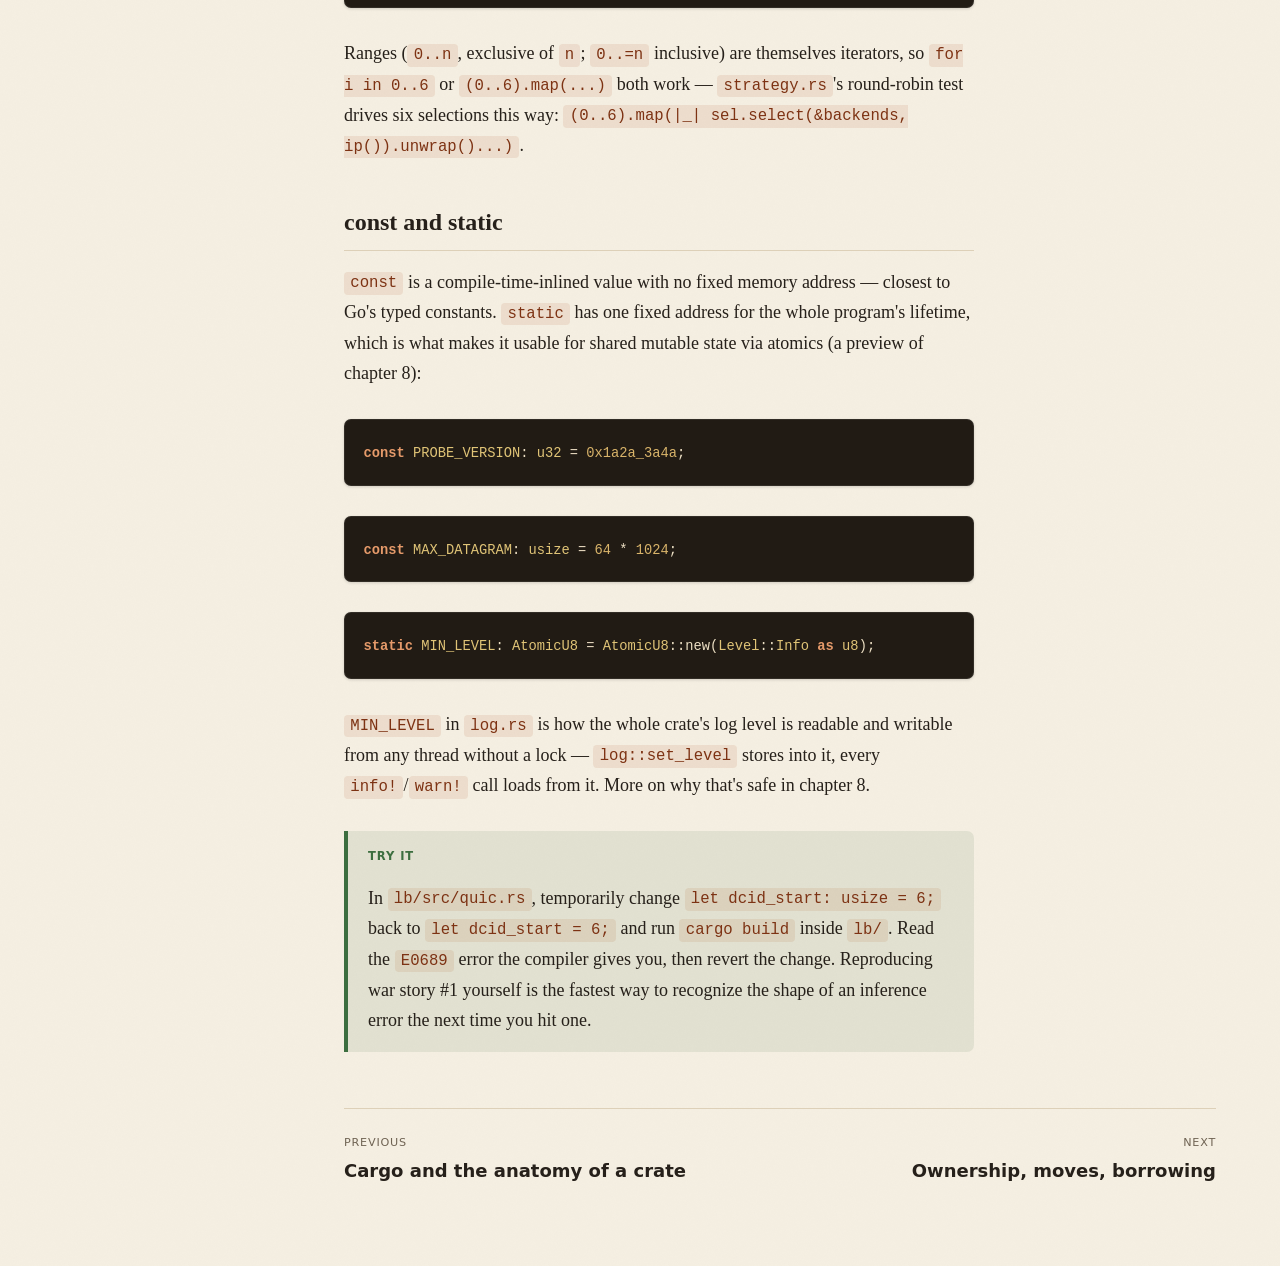
<file: learn-rust/02-fundamentals.html>
<!doctype html>
<html lang="en">
<head>
<meta charset="utf-8">
<meta name="viewport" content="width=device-width, initial-scale=1">
<title>Bindings, types, expressions — Learn Rust via quixiot-lb</title>
<link rel="stylesheet" href="assets/style.css">
</head>
<body>
<div class="layout">
<nav class="sidebar">
  <a class="site-title" href="index.html">Learn Rust<small>via quixiot-lb</small></a>
  <ol class="chapter-list">
<li><a class="" href="index.html"><span class="num">00</span><span>Overview &amp; map</span></a></li>
<li><a class="" href="01-toolchain.html"><span class="num">01</span><span>Cargo &amp; the crate</span></a></li>
<li><a class="current" href="02-fundamentals.html"><span class="num">02</span><span>Bindings &amp; types</span></a></li>
<li><a class="" href="03-ownership.html"><span class="num">03</span><span>Ownership &amp; borrowing</span></a></li>
<li><a class="" href="04-enums-matching.html"><span class="num">04</span><span>Enums, match, Option</span></a></li>
<li><a class="" href="05-errors.html"><span class="num">05</span><span>Result and ?</span></a></li>
<li><a class="" href="06-structs-traits.html"><span class="num">06</span><span>Structs, impl, traits</span></a></li>
<li><a class="" href="07-collections-iterators.html"><span class="num">07</span><span>Collections &amp; iterators</span></a></li>
<li><a class="" href="08-concurrency.html"><span class="num">08</span><span>Fearless concurrency</span></a></li>
<li><a class="" href="09-async.html"><span class="num">09</span><span>Async with tokio</span></a></li>
<li><a class="" href="10-parsing-macros.html"><span class="num">10</span><span>Parsing &amp; macros</span></a></li>
<li><a class="" href="11-testing.html"><span class="num">11</span><span>Testing, clippy, fmt</span></a></li>
<li><a class="" href="12-rust-vs-go.html"><span class="num">12</span><span>Rust vs Go retrospective</span></a></li>
  </ol>
  <div class="sidebar-foot">Every example on this site is real code from <code>lb/</code> in this repository. Run <code>make lb-test</code> to see it pass.</div>
</nav>
<main class="content">
<article>
<span class="kicker">Chapter 02</span>
<h1>Bindings, types, expressions</h1>

<p class="lede">This chapter covers the parts of Rust that feel closest to what you already
know &mdash; bindings, scalars, control flow, functions &mdash; while flagging the handful of
places Rust insists on more precision than Go does. Ownership, the actually novel part, is
next chapter.</p>

<h2>Bindings: let, mut, shadowing</h2>
<p><code>let</code> introduces a binding that is <strong>immutable by default</strong> &mdash;
the opposite default from Go's <code>var</code>/<code>:=</code>. You opt into mutability
explicitly with <code>let mut</code>. This shows up constantly in
<code>config.rs::parse</code>, which builds up a <code>Config</code> from defaults that
individual flags then override:</p>
<div class="snippet">
  <div class="snippet-caption">lb/src/config.rs — parse</div>
  <pre><code>let mut listen = Config::default_listen();
let mut backends_raw: Option&lt;String&gt; = None;
let mut strategy = Strategy::RoundRobin;
let mut metrics_addr: Option&lt;SocketAddr&gt; = Some("127.0.0.1:9106".parse().unwrap());
let mut idle_timeout = Duration::from_secs(300);
let mut health_active = true;
let mut health_interval = Duration::from_secs(2);
let mut health_timeout = Duration::from_millis(500);
let mut health_fail_threshold: u32 = 2;
let mut log_level = Level::Info;</code></pre>
</div>
<p>Every one of those needs <code>mut</code> because the flag-parsing loop that follows
reassigns them as it consumes <code>--listen</code>, <code>--backends</code>, and so on.
Bindings that never change &mdash; the vast majority in most Rust code &mdash; don't get the
keyword, and the compiler warns if you wrote <code>mut</code> on something you never actually
mutate. That's a cheap, continuous correctness signal Go's <code>var</code> can't give you.</p>

<p>Rust also permits <strong>shadowing</strong>: rebinding the same name with a new
<code>let</code>, which introduces a genuinely new binding (possibly a new type) rather than
mutating the old one. It's common for "parse this string into a stricter type under the same
name" idioms; worth recognizing as distinct from <code>mut</code> when you see it in other
Rust code.</p>

<h2>Type inference, and when it needs an anchor</h2>
<p>Rust infers types locally from usage, so most bindings need no annotation. But inference
works forward from a value and backward from how it's used &mdash; and when neither side pins
down a concrete type, the compiler stops and asks.</p>

<div class="callout callout-warstory">
  <span class="callout-label">War story: inference needs an anchor</span>
  <p>While writing the QUIC header parser, this line looked obviously fine:</p><div class="snippet">
  <div class="snippet-caption not-compiling">lb/src/quic.rs — before</div>
  <pre><code>let dcid_len = *datagram.get(5)? as usize;
let dcid_start = 6;
let dcid_end = dcid_start.checked_add(dcid_len)?;</code></pre>
</div><p>and it failed with:</p><pre><code>error[E0689]: can't call method `checked_add` on ambiguous numeric type `{integer}`</code></pre><p><strong>Diagnosis:</strong> a bare integer literal like <code>6</code> doesn't have a type yet &mdash; Rust picks a default (<code>i32</code>) only when nothing else constrains it, and <code>usize::checked_add</code> needs to know it's operating on a <code>usize</code> specifically, so the literal's type stayed ambiguous right up to the method call. <strong>Fix:</strong> anchor it with an explicit annotation:</p><div class="snippet">
  <div class="snippet-caption">lb/src/quic.rs — parse_header</div>
  <pre><code>let dcid_len = *datagram.get(5)? as usize;
let dcid_start: usize = 6;
let dcid_end = dcid_start.checked_add(dcid_len)?;</code></pre>
</div><p><strong>Lesson:</strong> when Rust can't infer a numeric type, it doesn't guess wrong silently the way an untyped Go constant might convert unexpectedly at a boundary &mdash; it stops and makes you say what you meant, once, at the point of ambiguity.</p>
</div>

<h2>Scalar types and casts</h2>
<p>The integer types are explicit about width and signedness: <code>u8</code>&hellip;<code>u64</code>,
<code>u128</code>, signed <code>i8</code>&hellip;<code>i128</code>, and the pointer-sized
<code>usize</code>/<code>isize</code> used for indexing and lengths (Go's <code>int</code>
plays that role implicitly; Rust makes you pick). There's no implicit numeric conversion
anywhere, even between <code>u32</code> and <code>u64</code> &mdash; you convert explicitly
with <code>as</code>, which truncates or extends without panicking:</p>
<div class="snippet">
  <div class="snippet-caption">lb/src/strategy.rs — Selector::select</div>
  <pre><code>Strategy::Random =&gt; {
    let r = self.next_rand() as usize;
    healthy[r % healthy.len()]
}</code></pre>
</div>
<p><code>next_rand()</code> returns a <code>u64</code>; <code>as usize</code> truncates it to
the platform's pointer width before it's used to index the healthy-backend slice via modulo.
Casts are a place bugs like to hide (silent truncation), so they're a good place to slow down
when reading unfamiliar Rust.</p>

<p>Fixed-size arrays and growable <code>Vec</code>s are distinct types &mdash; an array's
length is part of its type. A probe packet is always exactly <code>PROBE_LEN</code> bytes, so
it's an array:</p>
<pre><code>let mut pkt = [0u8; PROBE_LEN];</code></pre>
<p>while a per-datagram scratch buffer sized from a runtime constant is a <code>Vec</code>:</p>
<pre><code>let mut buf = vec![0u8; MAX_DATAGRAM];</code></pre>
<p><code>String</code> (owned, growable, heap-allocated) versus <code>&amp;str</code>
(a borrowed view into UTF-8 text, no allocation) is the same distinction as <code>Vec</code>
vs. a slice, specialized to text. <code>Backend</code> owns its label as a <code>String</code>
but exposes it as <code>&amp;str</code>:</p>
<pre><code>label: String,</code></pre>
<div class="snippet">
  <div class="snippet-caption">lb/src/backend.rs — Backend::label</div>
  <pre><code>pub fn label(&amp;self) -&gt; &amp;str {
    &amp;self.label
}</code></pre>
</div>
<p>Chapter 3 covers exactly why the getter can hand out a borrowed <code>&amp;str</code> here
without copying the string or fighting the borrow checker.</p>

<h2>Expressions vs. statements</h2>
<p>In Rust, blocks are expressions: the last line without a semicolon is the block's value.
That makes <code>if</code>/<code>else</code> usable as an expression directly, not just a
control-flow statement &mdash; both arms must produce the same type:</p>
<div class="snippet">
  <div class="snippet-caption">lb/src/net.rs — wildcard_for</div>
  <pre><code>pub fn wildcard_for(peer: SocketAddr) -&gt; SocketAddr {
    if peer.is_ipv4() {
        "0.0.0.0:0".parse().unwrap()
    } else {
        "[::]:0".parse().unwrap()
    }
}</code></pre>
</div>
<p>Both branches are single-expression blocks (a string literal parsed to a
<code>SocketAddr</code>); the whole <code>if</code>/<code>else</code> is itself the function's
return value, with no explicit <code>return</code> needed. <code>match</code> works the same
way as an expression:</p>
<div class="snippet">
  <div class="snippet-caption">lb/src/log.rs — Level::label</div>
  <pre><code>fn label(self) -&gt; &amp;'static str {
    match self {
        Level::Debug =&gt; "DEBUG",
        Level::Info =&gt; "INFO",
        Level::Warn =&gt; "WARN",
        Level::Error =&gt; "ERROR",
    }
}</code></pre>
</div>
<p>Every arm evaluates to a <code>&amp;'static str</code>, so the whole <code>match</code>
evaluates to one, and that's what the function returns. You'll see this pattern &mdash;
"the function body is one big expression" &mdash; constantly in idiomatic Rust; get comfortable
reading a <code>match</code> or <code>if</code> as a value-producing expression, not a jump
table.</p>

<h2>Functions and closures</h2>
<p><code>fn name(params) -&gt; ReturnType { ... }</code>; as above, the last expression
(no semicolon) is the return value &mdash; an explicit <code>return</code> is only needed for
an early return. Closures are anonymous functions that can capture their environment, written
with <code>|params| body</code>. <code>config.rs::parse</code> defines one inside its
flag-parsing loop:</p>
<div class="snippet">
  <div class="snippet-caption">lb/src/config.rs — parse</div>
  <pre><code>let mut value = || -&gt; Result&lt;String, String&gt; {
    it.next()
        .ok_or_else(|| format!("flag {flag} requires a value"))
};</code></pre>
</div>
<p><code>value</code> captures <code>it</code> (the argument iterator) and <code>flag</code>
(the current flag string) from the enclosing scope by reference, and is called as
<code>value()?</code> wherever a flag needs its argument &mdash; e.g. <code>--listen</code>
calls <code>parse_addr(&amp;value()?)?</code>. The comment above it in the source explains why
it's a closure rather than a free function: a plain function can't capture <code>it</code> and
<code>flag</code> from its caller's stack the way a closure can.</p>

<h2>Loops and ranges</h2>
<p><code>loop</code> is an unconditional loop (broken with <code>break</code>, optionally
returning a value); <code>while cond { }</code> is a conditional loop; <code>for x in iter</code>
consumes anything implementing <code>IntoIterator</code> &mdash; no C-style three-clause loop
exists in Rust at all. A plain <code>while</code>, draining a socket's queued packets:</p>
<pre><code>while sock.try_recv(&amp;mut buf).is_ok() {}</code></pre>
<p>A <code>for</code> loop over a split-and-trim iterator, from backend-list parsing:</p>
<div class="snippet">
  <div class="snippet-caption">lb/src/config.rs — parse_backends</div>
  <pre><code>for token in raw.split(',') {
    let token = token.trim();
    if token.is_empty() {
        continue;
    }
    out.push(parse_addr(token)?);
}</code></pre>
</div>
<p>Ranges (<code>0..n</code>, exclusive of <code>n</code>; <code>0..=n</code> inclusive) are
themselves iterators, so <code>for i in 0..6</code> or <code>(0..6).map(...)</code> both work
&mdash; <code>strategy.rs</code>'s round-robin test drives six selections this way:
<code>(0..6).map(|_| sel.select(&amp;backends, ip()).unwrap()...)</code>.</p>

<h2>const and static</h2>
<p><code>const</code> is a compile-time-inlined value with no fixed memory address &mdash;
closest to Go's typed constants. <code>static</code> has one fixed address for the whole
program's lifetime, which is what makes it usable for shared mutable state via atomics (a
preview of chapter 8):</p>
<pre><code>const PROBE_VERSION: u32 = 0x1a2a_3a4a;</code></pre>
<pre><code>const MAX_DATAGRAM: usize = 64 * 1024;</code></pre>
<pre><code>static MIN_LEVEL: AtomicU8 = AtomicU8::new(Level::Info as u8);</code></pre>
<p><code>MIN_LEVEL</code> in <code>log.rs</code> is how the whole crate's log level is
readable and writable from any thread without a lock &mdash; <code>log::set_level</code>
stores into it, every <code>info!</code>/<code>warn!</code> call loads from it. More on why
that's safe in chapter 8.</p>

<div class="callout callout-tryit">
  <span class="callout-label">Try it</span>
  <p>In <code>lb/src/quic.rs</code>, temporarily change <code>let dcid_start: usize = 6;</code> back to <code>let dcid_start = 6;</code> and run <code>cargo build</code> inside <code>lb/</code>. Read the <code>E0689</code> error the compiler gives you, then revert the change. Reproducing war story #1 yourself is the fastest way to recognize the shape of an inference error the next time you hit one.</p>
</div>

</article>
<footer class="chapter-nav"><a class="prev" href="01-toolchain.html"><span class="label">Previous</span><span class="chapter-nav-title">Cargo and the anatomy of a crate</span></a><a class="next" href="03-ownership.html"><span class="label">Next</span><span class="chapter-nav-title">Ownership, moves, borrowing</span></a></footer>
</main>
</div>
<script src="assets/highlight.js"></script>
</body>
</html>
</file>
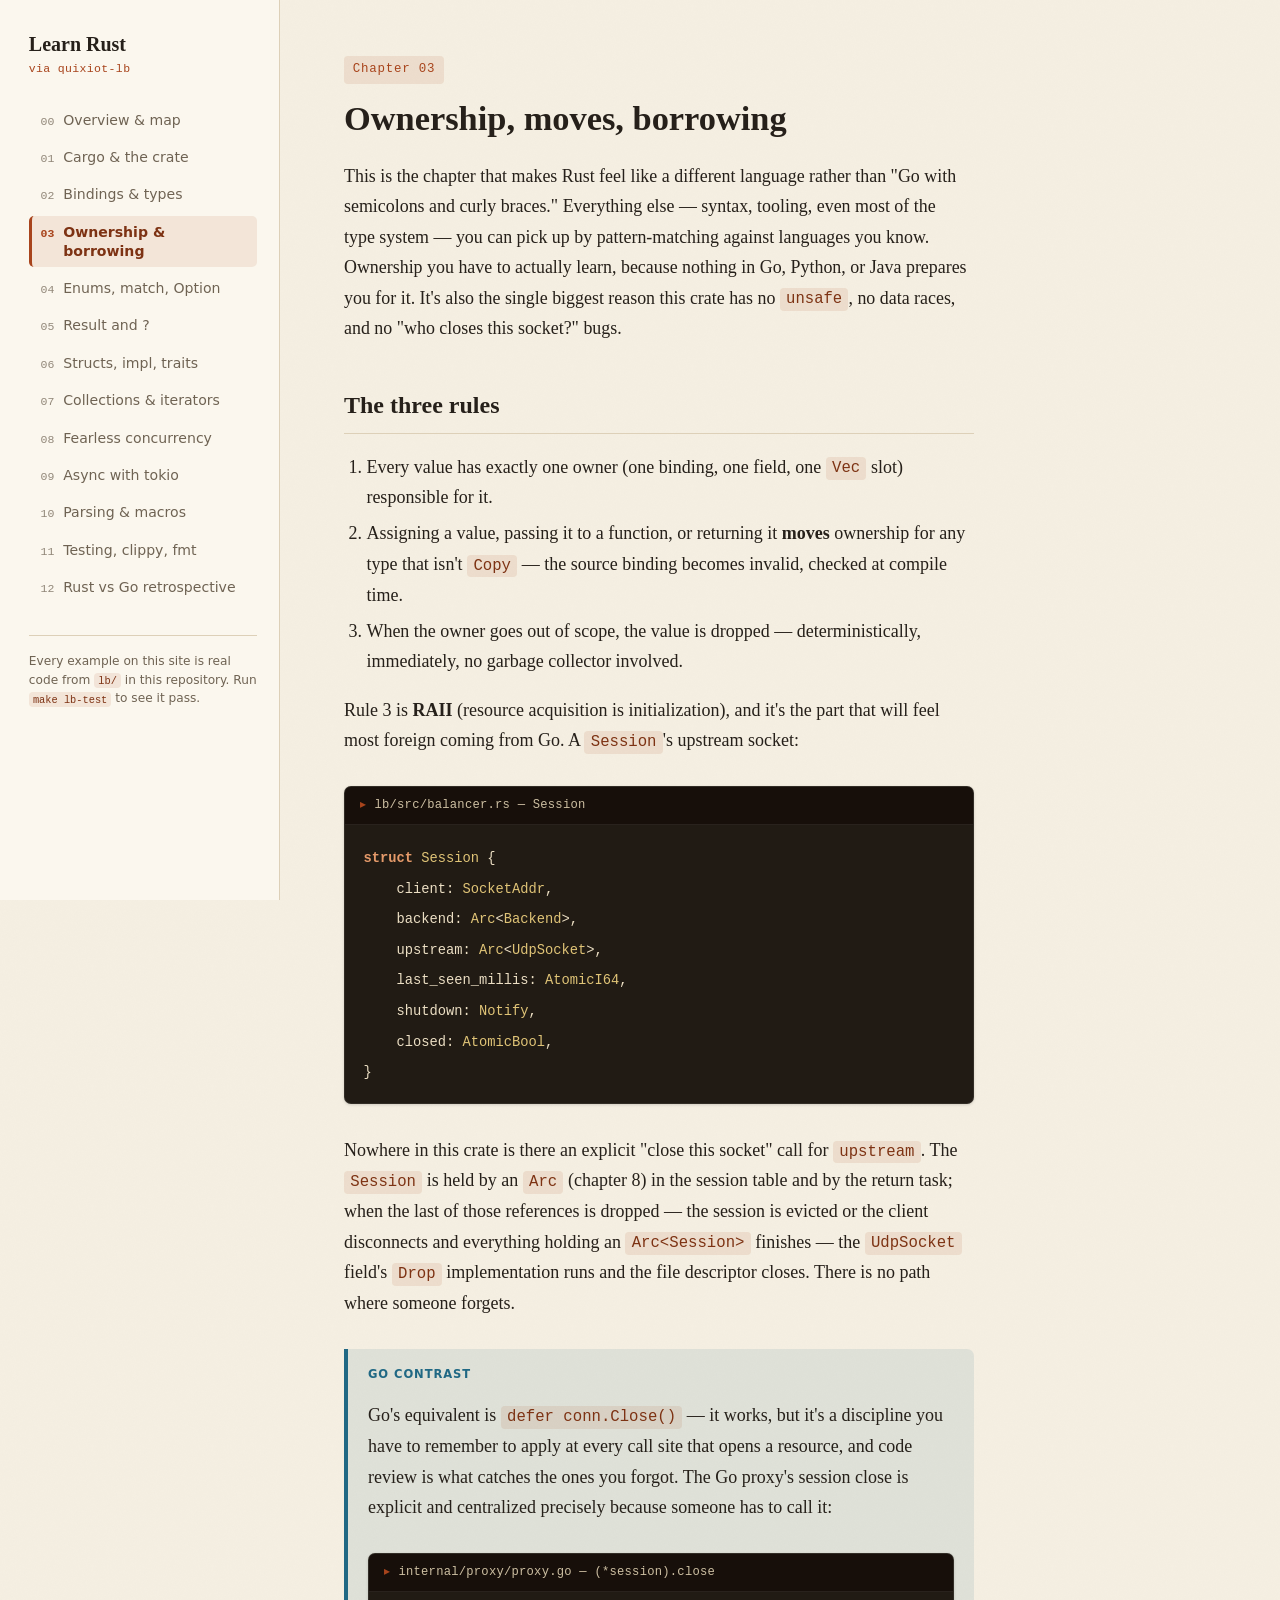
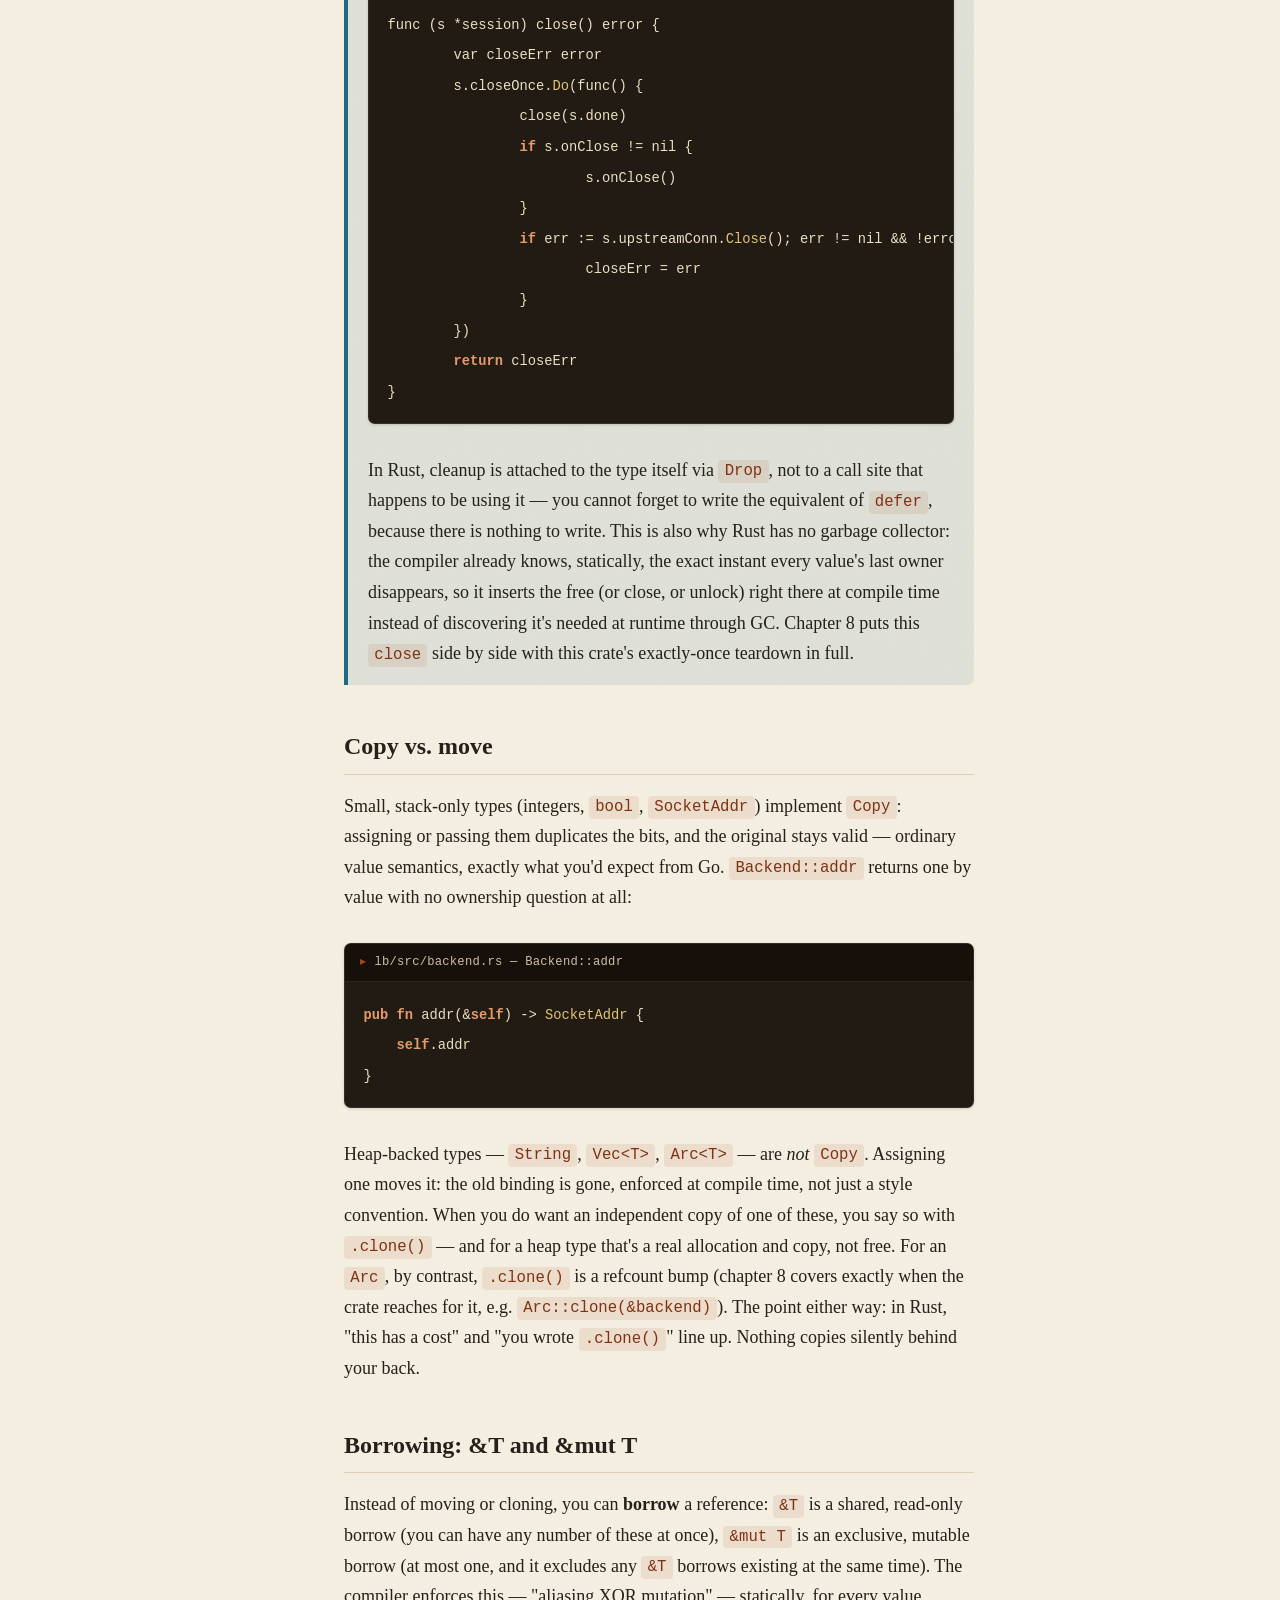
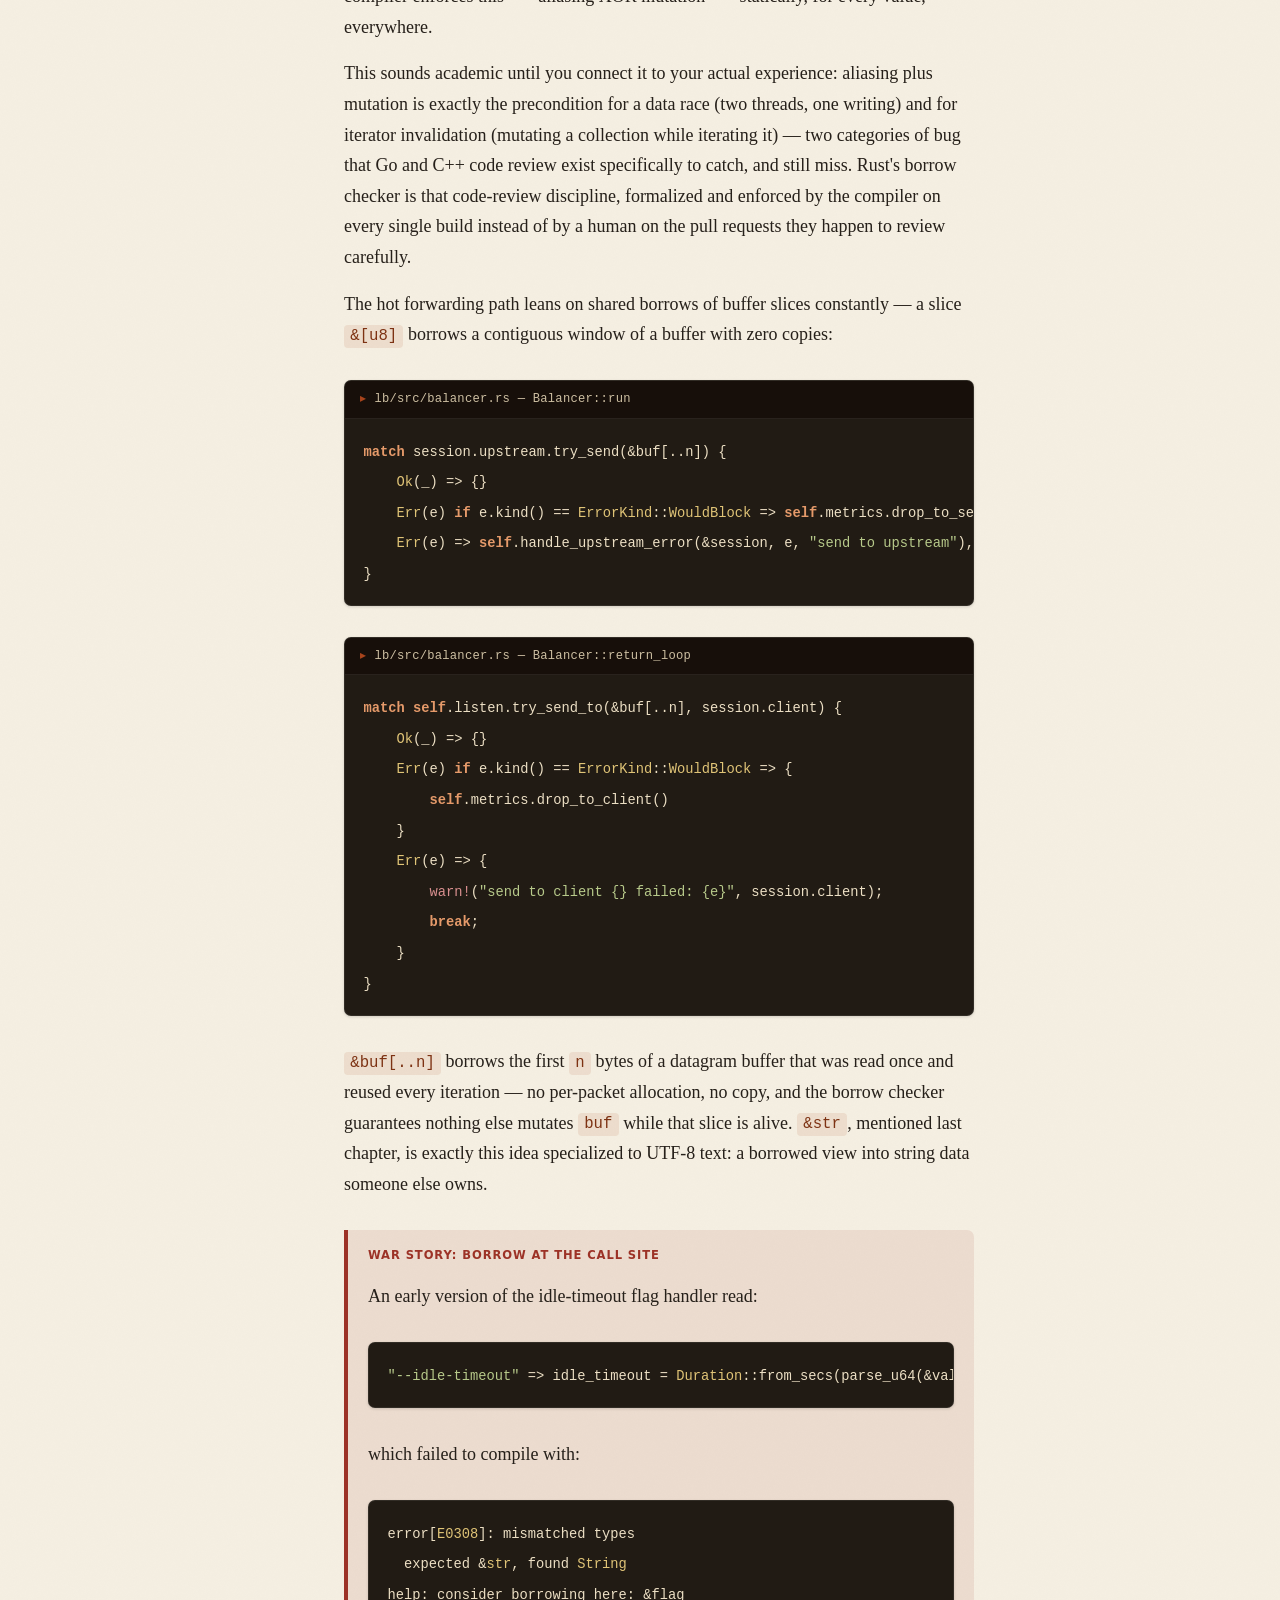
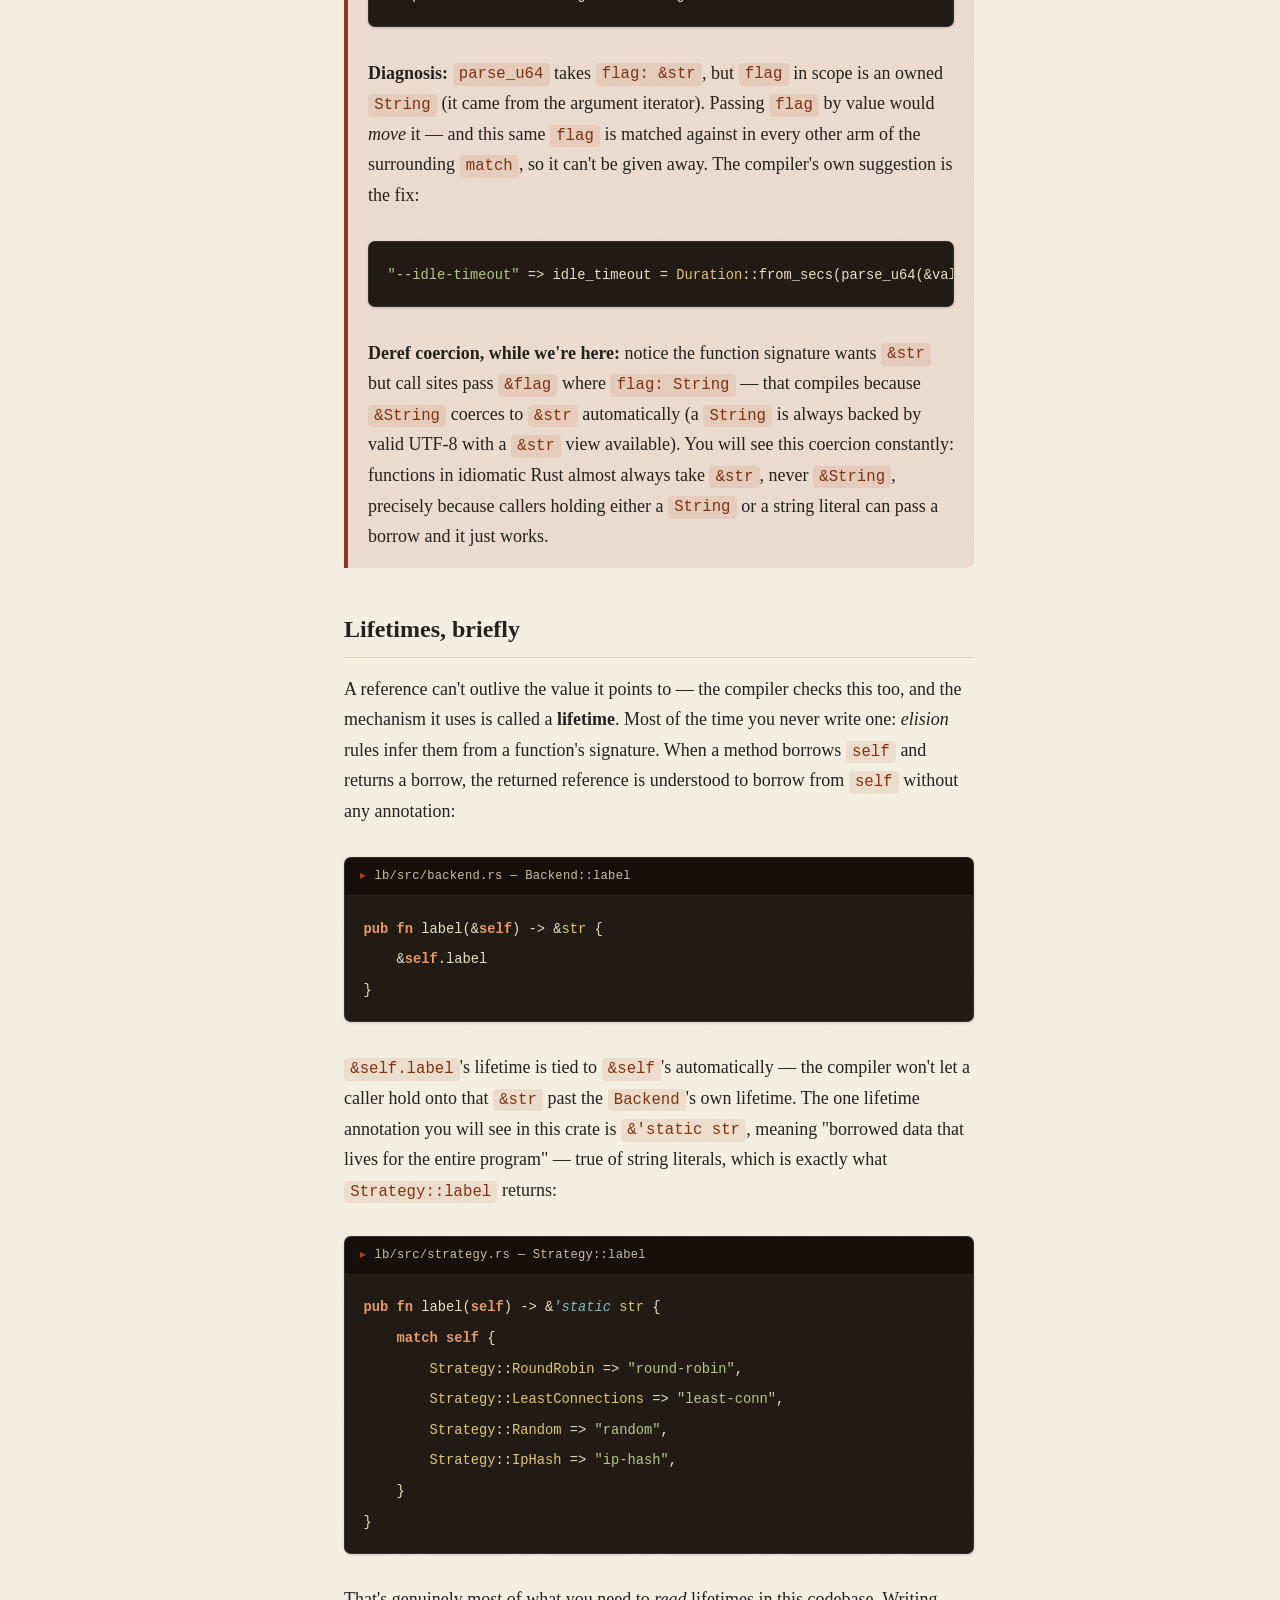
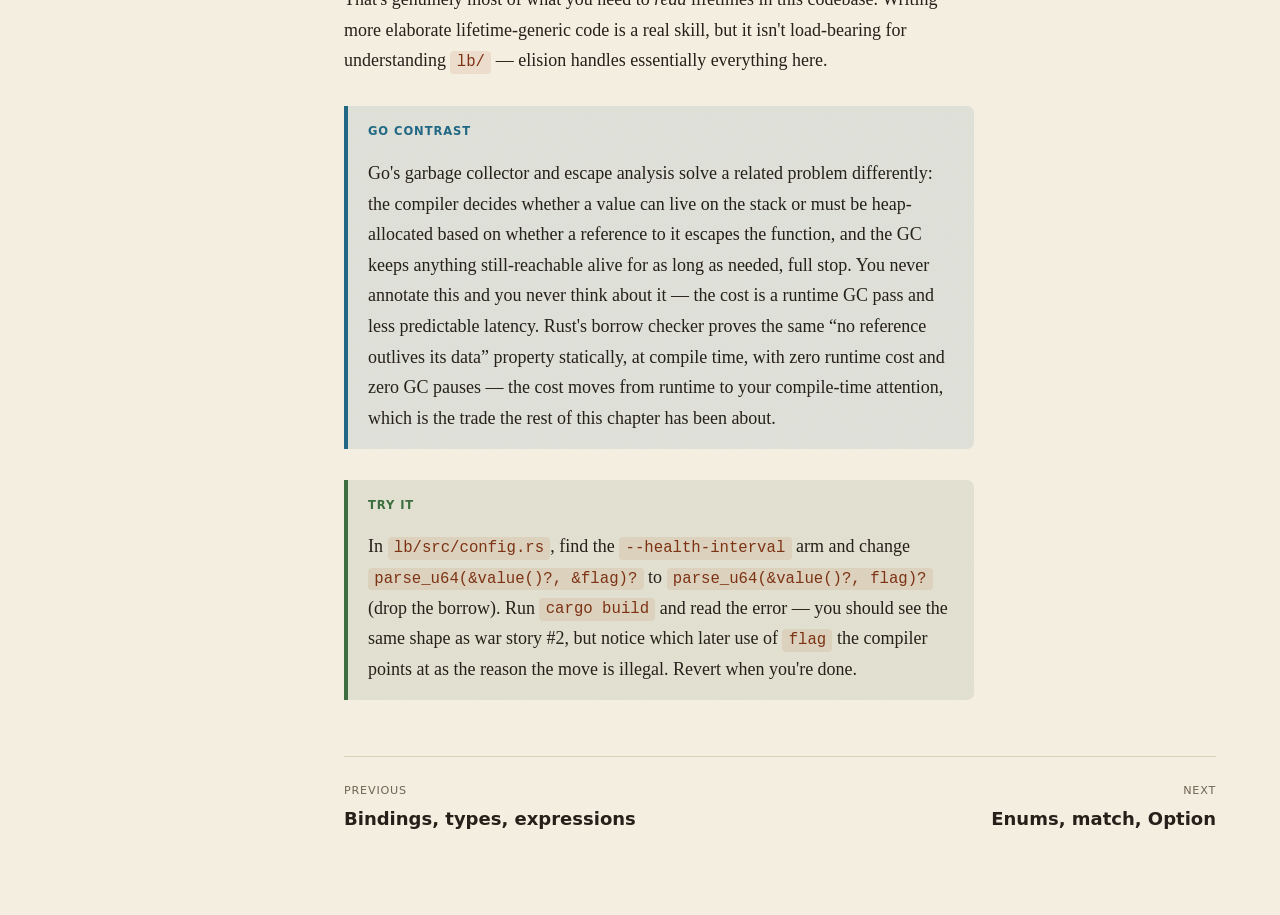
<file: learn-rust/03-ownership.html>
<!doctype html>
<html lang="en">
<head>
<meta charset="utf-8">
<meta name="viewport" content="width=device-width, initial-scale=1">
<title>Ownership, moves, borrowing — Learn Rust via quixiot-lb</title>
<link rel="stylesheet" href="assets/style.css">
</head>
<body>
<div class="layout">
<nav class="sidebar">
  <a class="site-title" href="index.html">Learn Rust<small>via quixiot-lb</small></a>
  <ol class="chapter-list">
<li><a class="" href="index.html"><span class="num">00</span><span>Overview &amp; map</span></a></li>
<li><a class="" href="01-toolchain.html"><span class="num">01</span><span>Cargo &amp; the crate</span></a></li>
<li><a class="" href="02-fundamentals.html"><span class="num">02</span><span>Bindings &amp; types</span></a></li>
<li><a class="current" href="03-ownership.html"><span class="num">03</span><span>Ownership &amp; borrowing</span></a></li>
<li><a class="" href="04-enums-matching.html"><span class="num">04</span><span>Enums, match, Option</span></a></li>
<li><a class="" href="05-errors.html"><span class="num">05</span><span>Result and ?</span></a></li>
<li><a class="" href="06-structs-traits.html"><span class="num">06</span><span>Structs, impl, traits</span></a></li>
<li><a class="" href="07-collections-iterators.html"><span class="num">07</span><span>Collections &amp; iterators</span></a></li>
<li><a class="" href="08-concurrency.html"><span class="num">08</span><span>Fearless concurrency</span></a></li>
<li><a class="" href="09-async.html"><span class="num">09</span><span>Async with tokio</span></a></li>
<li><a class="" href="10-parsing-macros.html"><span class="num">10</span><span>Parsing &amp; macros</span></a></li>
<li><a class="" href="11-testing.html"><span class="num">11</span><span>Testing, clippy, fmt</span></a></li>
<li><a class="" href="12-rust-vs-go.html"><span class="num">12</span><span>Rust vs Go retrospective</span></a></li>
  </ol>
  <div class="sidebar-foot">Every example on this site is real code from <code>lb/</code> in this repository. Run <code>make lb-test</code> to see it pass.</div>
</nav>
<main class="content">
<article>
<span class="kicker">Chapter 03</span>
<h1>Ownership, moves, borrowing</h1>

<p class="lede">This is the chapter that makes Rust feel like a different language rather
than "Go with semicolons and curly braces." Everything else &mdash; syntax, tooling,
even most of the type system &mdash; you can pick up by pattern-matching against languages
you know. Ownership you have to actually learn, because nothing in Go, Python, or Java
prepares you for it. It's also the single biggest reason this crate has no
<code>unsafe</code>, no data races, and no "who closes this socket?" bugs.</p>

<h2>The three rules</h2>
<ol>
<li>Every value has exactly one owner (one binding, one field, one <code>Vec</code> slot)
responsible for it.</li>
<li>Assigning a value, passing it to a function, or returning it <strong>moves</strong>
ownership for any type that isn't <code>Copy</code> &mdash; the source binding becomes
invalid, checked at compile time.</li>
<li>When the owner goes out of scope, the value is dropped &mdash; deterministically,
immediately, no garbage collector involved.</li>
</ol>
<p>Rule 3 is <strong>RAII</strong> (resource acquisition is initialization), and it's the
part that will feel most foreign coming from Go. A <code>Session</code>'s upstream socket:</p>
<div class="snippet">
  <div class="snippet-caption">lb/src/balancer.rs — Session</div>
  <pre><code>struct Session {
    client: SocketAddr,
    backend: Arc&lt;Backend&gt;,
    upstream: Arc&lt;UdpSocket&gt;,
    last_seen_millis: AtomicI64,
    shutdown: Notify,
    closed: AtomicBool,
}</code></pre>
</div>
<p>Nowhere in this crate is there an explicit "close this socket" call for
<code>upstream</code>. The <code>Session</code> is held by an <code>Arc</code> (chapter 8) in
the session table and by the return task; when the last of those references is dropped
&mdash; the session is evicted or the client disconnects and everything holding an
<code>Arc&lt;Session&gt;</code> finishes &mdash; the <code>UdpSocket</code> field's
<code>Drop</code> implementation runs and the file descriptor closes. There is no path where
someone forgets.</p>

<div class="callout callout-go">
  <span class="callout-label">Go contrast</span>
  <p>Go's equivalent is <code>defer conn.Close()</code> &mdash; it works, but it's a discipline you have to remember to apply at every call site that opens a resource, and code review is what catches the ones you forgot. The Go proxy's session close is explicit and centralized precisely because someone has to call it:</p><div class="snippet">
  <div class="snippet-caption">internal/proxy/proxy.go — (*session).close</div>
  <pre><code>func (s *session) close() error {
	var closeErr error
	s.closeOnce.Do(func() {
		close(s.done)
		if s.onClose != nil {
			s.onClose()
		}
		if err := s.upstreamConn.Close(); err != nil &amp;&amp; !errors.Is(err, net.ErrClosed) {
			closeErr = err
		}
	})
	return closeErr
}</code></pre>
</div><p>In Rust, cleanup is attached to the type itself via <code>Drop</code>, not to a call site that happens to be using it &mdash; you cannot forget to write the equivalent of <code>defer</code>, because there is nothing to write. This is also why Rust has no garbage collector: the compiler already knows, statically, the exact instant every value's last owner disappears, so it inserts the free (or close, or unlock) right there at compile time instead of discovering it's needed at runtime through GC. Chapter 8 puts this <code>close</code> side by side with this crate's exactly-once teardown in full.</p>
</div>

<h2>Copy vs. move</h2>
<p>Small, stack-only types (integers, <code>bool</code>, <code>SocketAddr</code>) implement
<code>Copy</code>: assigning or passing them duplicates the bits, and the original stays
valid &mdash; ordinary value semantics, exactly what you'd expect from Go. <code>Backend::addr</code>
returns one by value with no ownership question at all:</p>
<div class="snippet">
  <div class="snippet-caption">lb/src/backend.rs — Backend::addr</div>
  <pre><code>pub fn addr(&amp;self) -&gt; SocketAddr {
    self.addr
}</code></pre>
</div>
<p>Heap-backed types &mdash; <code>String</code>, <code>Vec&lt;T&gt;</code>, <code>Arc&lt;T&gt;</code>
&mdash; are <em>not</em> <code>Copy</code>. Assigning one moves it: the old binding is gone,
enforced at compile time, not just a style convention. When you do want an independent copy
of one of these, you say so with <code>.clone()</code> &mdash; and for a heap type that's a
real allocation and copy, not free. For an <code>Arc</code>, by contrast, <code>.clone()</code>
is a refcount bump (chapter 8 covers exactly when the crate reaches for it, e.g.
<code>Arc::clone(&amp;backend)</code>). The point either way: in Rust, "this has a cost" and
"you wrote <code>.clone()</code>" line up. Nothing copies silently behind your back.</p>

<h2>Borrowing: &amp;T and &amp;mut T</h2>
<p>Instead of moving or cloning, you can <strong>borrow</strong> a reference: <code>&amp;T</code>
is a shared, read-only borrow (you can have any number of these at once), <code>&amp;mut T</code>
is an exclusive, mutable borrow (at most one, and it excludes any <code>&amp;T</code> borrows
existing at the same time). The compiler enforces this &mdash; "aliasing XOR mutation" &mdash;
statically, for every value, everywhere.</p>
<p>This sounds academic until you connect it to your actual experience: aliasing plus mutation
is exactly the precondition for a data race (two threads, one writing) and for iterator
invalidation (mutating a collection while iterating it) &mdash; two categories of bug that Go
and C++ code review exist specifically to catch, and still miss. Rust's borrow checker is that
code-review discipline, formalized and enforced by the compiler on every single build instead
of by a human on the pull requests they happen to review carefully.</p>

<p>The hot forwarding path leans on shared borrows of buffer slices constantly &mdash; a slice
<code>&amp;[u8]</code> borrows a contiguous window of a buffer with zero copies:</p>
<div class="snippet">
  <div class="snippet-caption">lb/src/balancer.rs — Balancer::run</div>
  <pre><code>match session.upstream.try_send(&amp;buf[..n]) {
    Ok(_) =&gt; {}
    Err(e) if e.kind() == ErrorKind::WouldBlock =&gt; self.metrics.drop_to_server(),
    Err(e) =&gt; self.handle_upstream_error(&amp;session, e, "send to upstream"),
}</code></pre>
</div>
<div class="snippet">
  <div class="snippet-caption">lb/src/balancer.rs — Balancer::return_loop</div>
  <pre><code>match self.listen.try_send_to(&amp;buf[..n], session.client) {
    Ok(_) =&gt; {}
    Err(e) if e.kind() == ErrorKind::WouldBlock =&gt; {
        self.metrics.drop_to_client()
    }
    Err(e) =&gt; {
        warn!("send to client {} failed: {e}", session.client);
        break;
    }
}</code></pre>
</div>
<p><code>&amp;buf[..n]</code> borrows the first <code>n</code> bytes of a datagram buffer that
was read once and reused every iteration &mdash; no per-packet allocation, no copy, and the
borrow checker guarantees nothing else mutates <code>buf</code> while that slice is alive.
<code>&amp;str</code>, mentioned last chapter, is exactly this idea specialized to UTF-8 text:
a borrowed view into string data someone else owns.</p>

<div class="callout callout-warstory">
  <span class="callout-label">War story: borrow at the call site</span>
  <p>An early version of the idle-timeout flag handler read:</p><pre><code>"--idle-timeout" =&gt; idle_timeout = Duration::from_secs(parse_u64(&amp;value()?, flag)?),</code></pre><p>which failed to compile with:</p><pre><code>error[E0308]: mismatched types
  expected &amp;str, found String
help: consider borrowing here: &amp;flag</code></pre><p><strong>Diagnosis:</strong> <code>parse_u64</code> takes <code>flag: &amp;str</code>, but <code>flag</code> in scope is an owned <code>String</code> (it came from the argument iterator). Passing <code>flag</code> by value would <em>move</em> it &mdash; and this same <code>flag</code> is matched against in every other arm of the surrounding <code>match</code>, so it can't be given away. The compiler's own suggestion is the fix:</p><pre><code>"--idle-timeout" =&gt; idle_timeout = Duration::from_secs(parse_u64(&amp;value()?, &amp;flag)?),</code></pre><p><strong>Deref coercion, while we're here:</strong> notice the function signature wants <code>&amp;str</code> but call sites pass <code>&amp;flag</code> where <code>flag: String</code> &mdash; that compiles because <code>&amp;String</code> coerces to <code>&amp;str</code> automatically (a <code>String</code> is always backed by valid UTF-8 with a <code>&amp;str</code> view available). You will see this coercion constantly: functions in idiomatic Rust almost always take <code>&amp;str</code>, never <code>&amp;String</code>, precisely because callers holding either a <code>String</code> or a string literal can pass a borrow and it just works.</p>
</div>

<h2>Lifetimes, briefly</h2>
<p>A reference can't outlive the value it points to &mdash; the compiler checks this too, and
the mechanism it uses is called a <strong>lifetime</strong>. Most of the time you never write
one: <em>elision</em> rules infer them from a function's signature. When a method borrows
<code>self</code> and returns a borrow, the returned reference is understood to borrow from
<code>self</code> without any annotation:</p>
<div class="snippet">
  <div class="snippet-caption">lb/src/backend.rs — Backend::label</div>
  <pre><code>pub fn label(&amp;self) -&gt; &amp;str {
    &amp;self.label
}</code></pre>
</div>
<p><code>&amp;self.label</code>'s lifetime is tied to <code>&amp;self</code>'s automatically
&mdash; the compiler won't let a caller hold onto that <code>&amp;str</code> past the
<code>Backend</code>'s own lifetime. The one lifetime annotation you will see in this crate is
<code>&amp;'static str</code>, meaning "borrowed data that lives for the entire program"
&mdash; true of string literals, which is exactly what <code>Strategy::label</code> returns:</p>
<div class="snippet">
  <div class="snippet-caption">lb/src/strategy.rs — Strategy::label</div>
  <pre><code>pub fn label(self) -&gt; &amp;'static str {
    match self {
        Strategy::RoundRobin =&gt; "round-robin",
        Strategy::LeastConnections =&gt; "least-conn",
        Strategy::Random =&gt; "random",
        Strategy::IpHash =&gt; "ip-hash",
    }
}</code></pre>
</div>
<p>That's genuinely most of what you need to <em>read</em> lifetimes in this codebase.
Writing more elaborate lifetime-generic code is a real skill, but it isn't load-bearing for
understanding <code>lb/</code> &mdash; elision handles essentially everything here.</p>

<div class="callout callout-go">
  <span class="callout-label">Go contrast</span>
  <p>Go's garbage collector and escape analysis solve a related problem differently: the compiler decides whether a value can live on the stack or must be heap-allocated based on whether a reference to it escapes the function, and the GC keeps anything still-reachable alive for as long as needed, full stop. You never annotate this and you never think about it &mdash; the cost is a runtime GC pass and less predictable latency. Rust's borrow checker proves the same &ldquo;no reference outlives its data&rdquo; property statically, at compile time, with zero runtime cost and zero GC pauses &mdash; the cost moves from runtime to your compile-time attention, which is the trade the rest of this chapter has been about.</p>
</div>

<div class="callout callout-tryit">
  <span class="callout-label">Try it</span>
  <p>In <code>lb/src/config.rs</code>, find the <code>--health-interval</code> arm and change <code>parse_u64(&amp;value()?, &amp;flag)?</code> to <code>parse_u64(&amp;value()?, flag)?</code> (drop the borrow). Run <code>cargo build</code> and read the error &mdash; you should see the same shape as war story #2, but notice which later use of <code>flag</code> the compiler points at as the reason the move is illegal. Revert when you're done.</p>
</div>

</article>
<footer class="chapter-nav"><a class="prev" href="02-fundamentals.html"><span class="label">Previous</span><span class="chapter-nav-title">Bindings, types, expressions</span></a><a class="next" href="04-enums-matching.html"><span class="label">Next</span><span class="chapter-nav-title">Enums, match, Option</span></a></footer>
</main>
</div>
<script src="assets/highlight.js"></script>
</body>
</html>
</file>
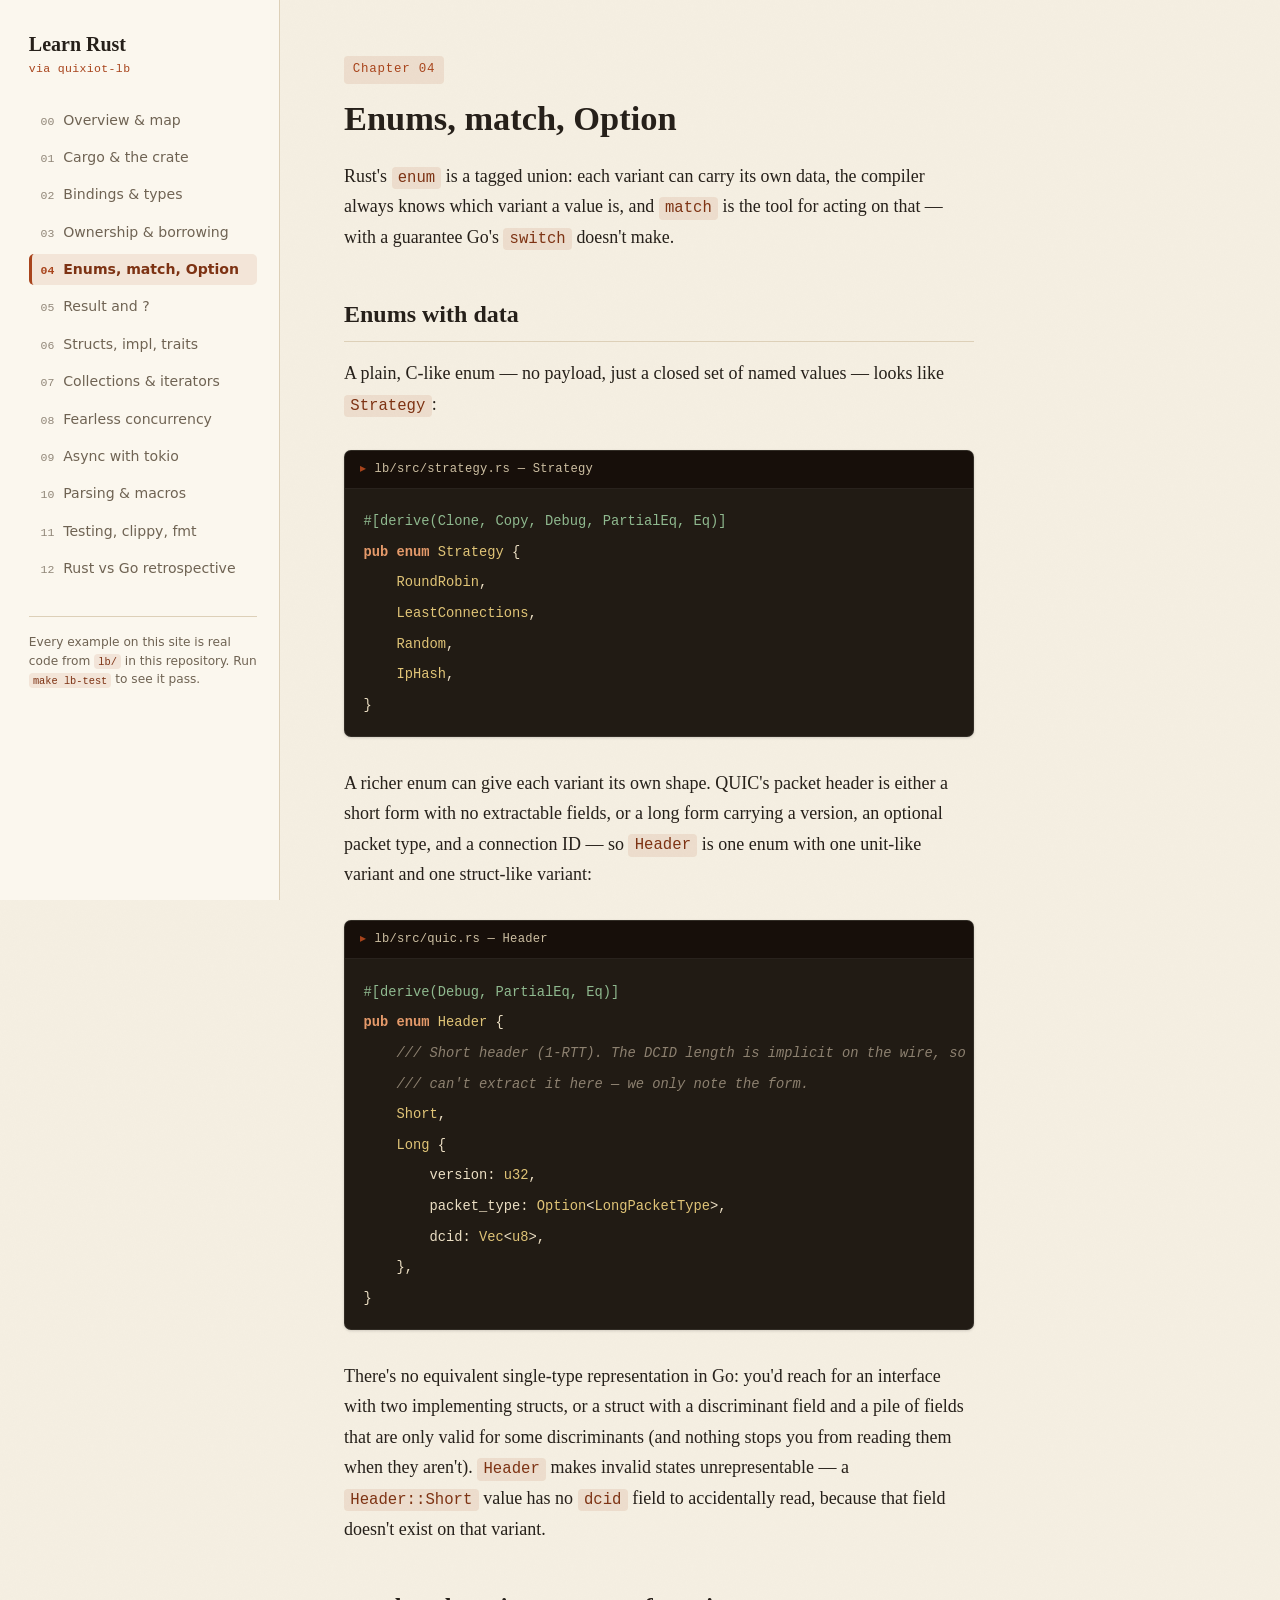
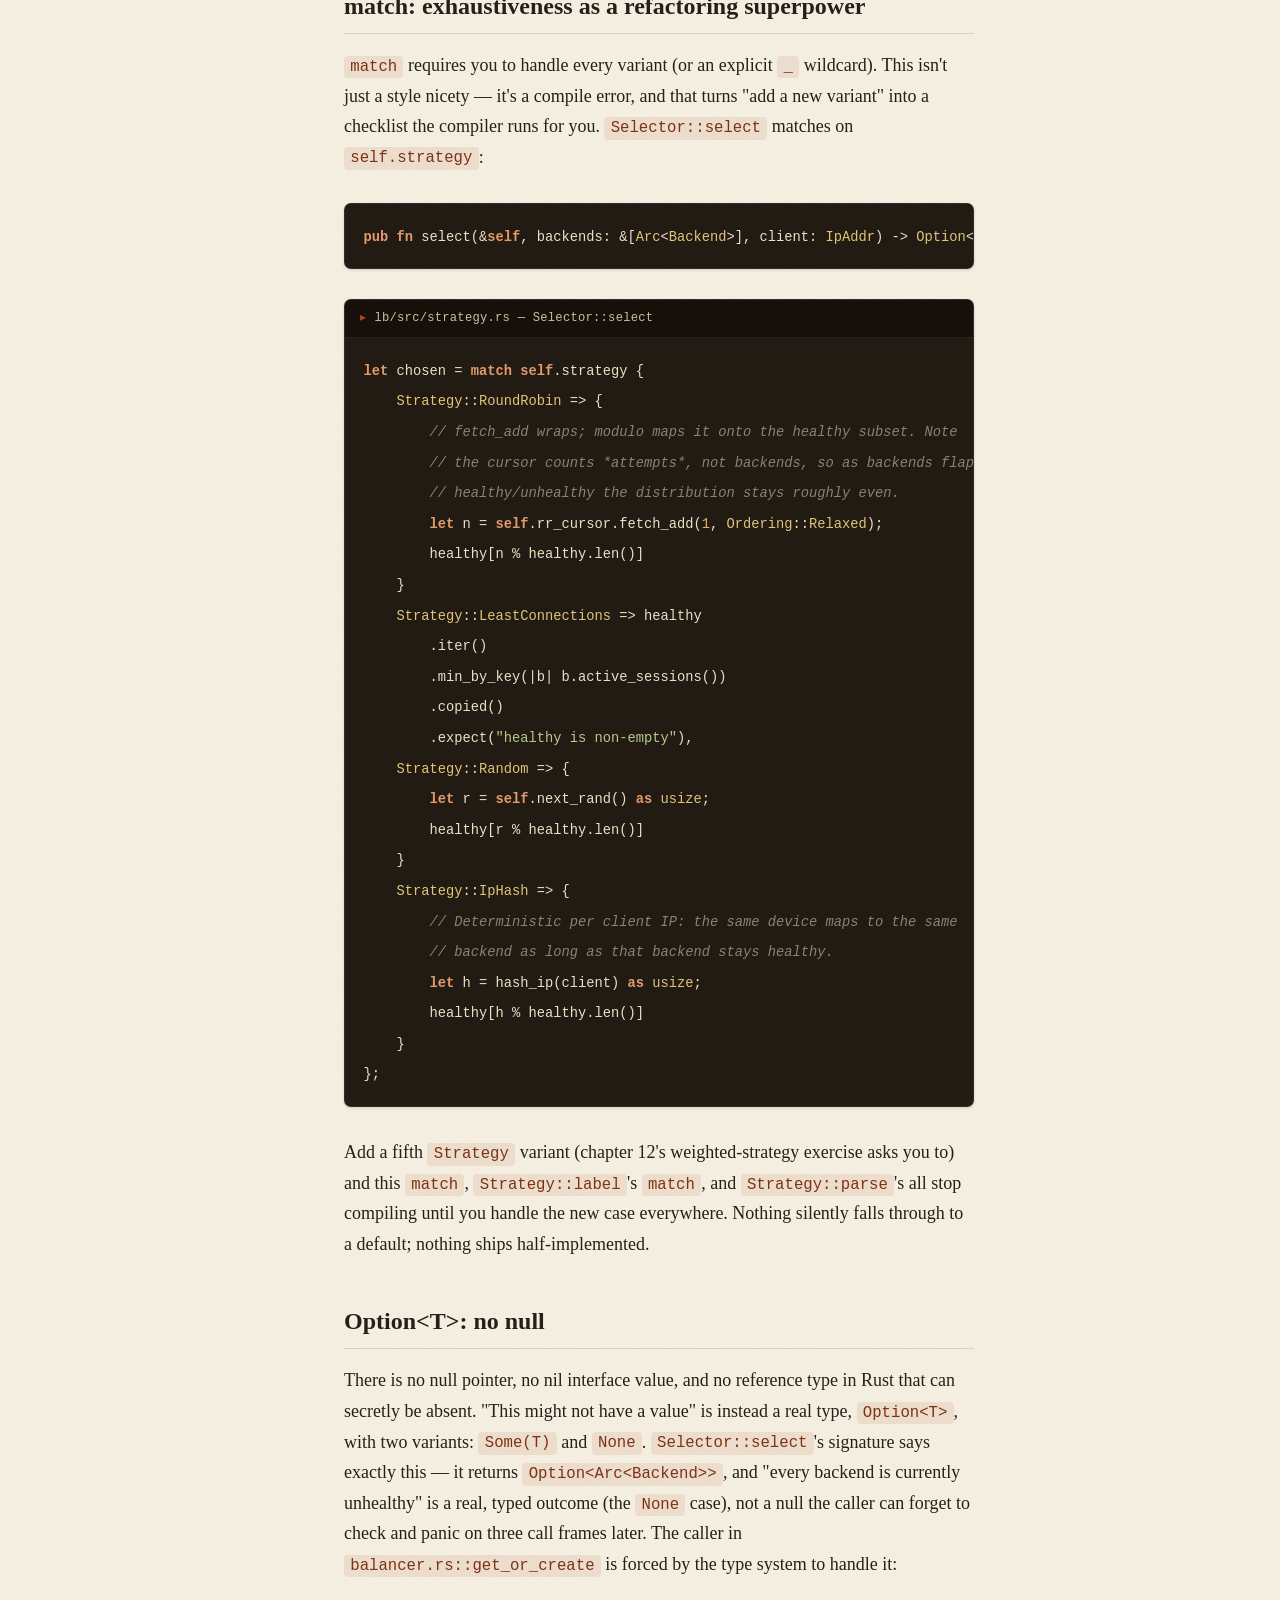
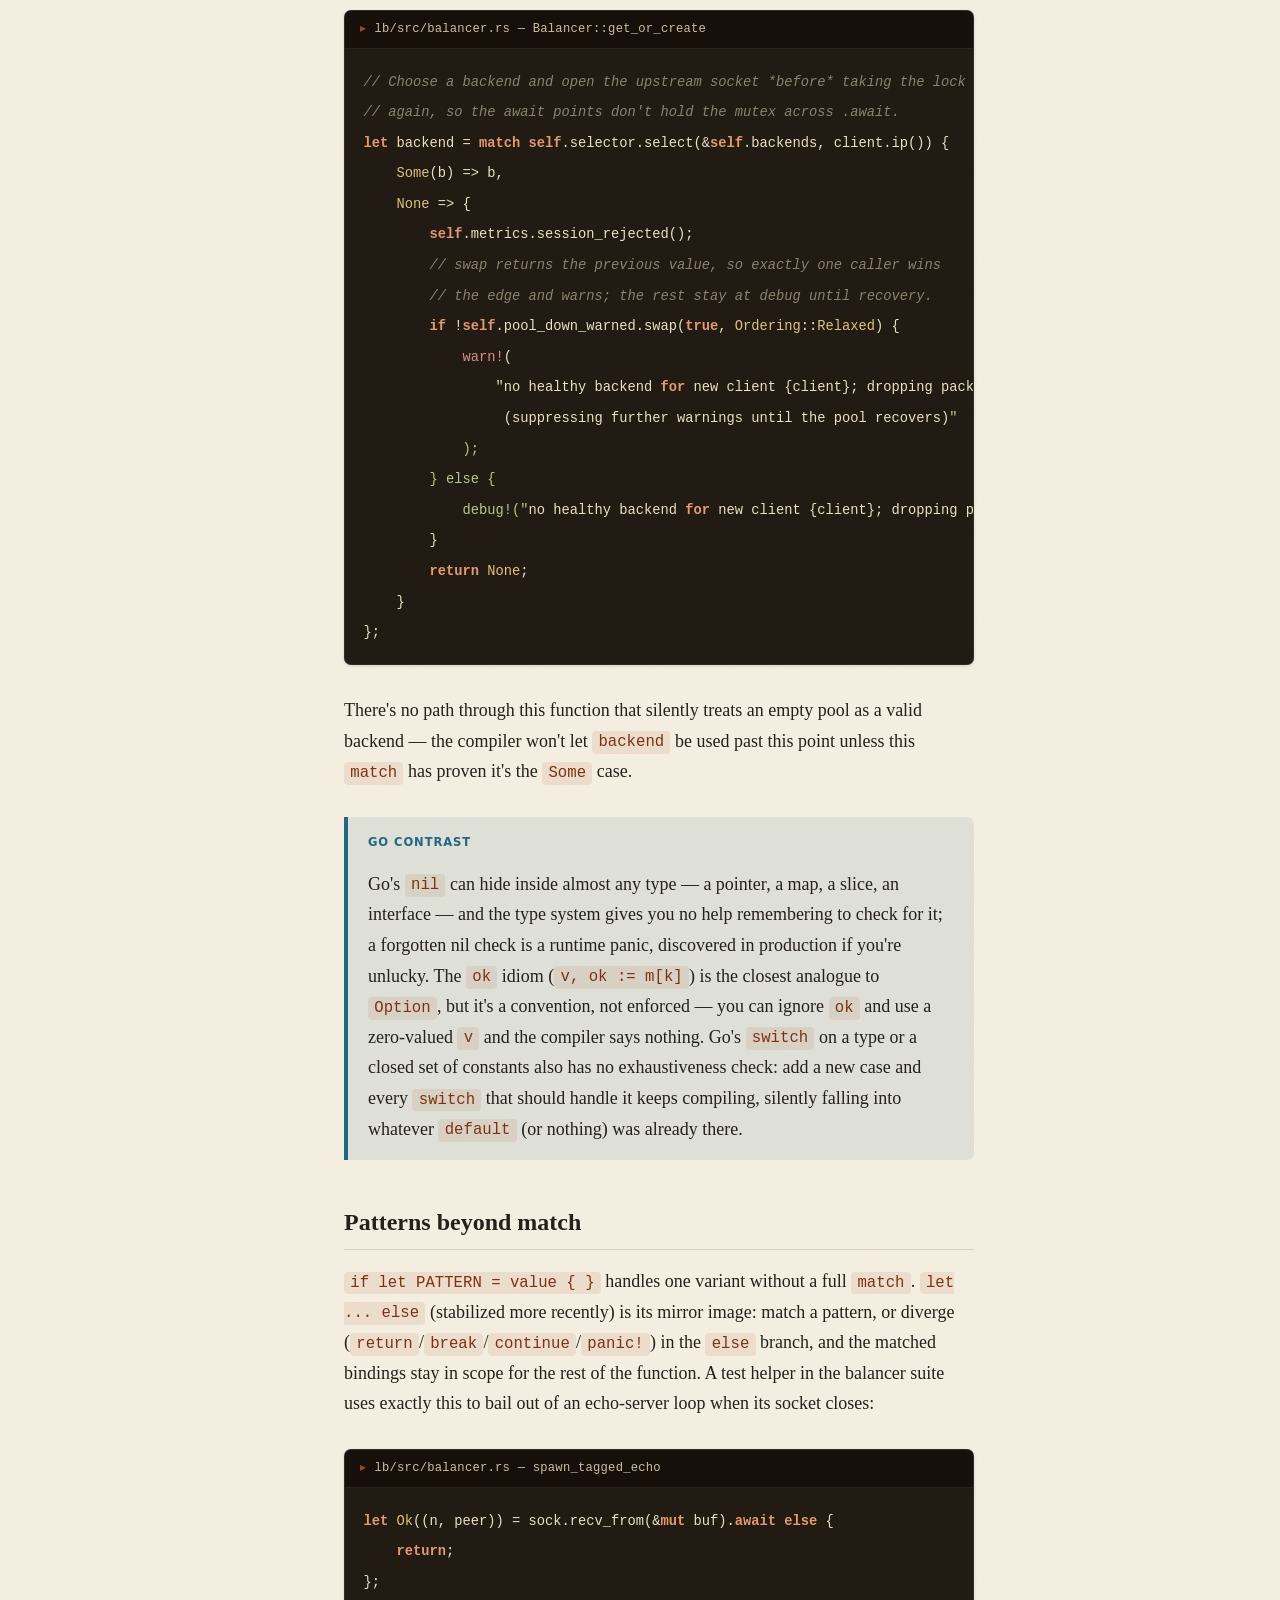
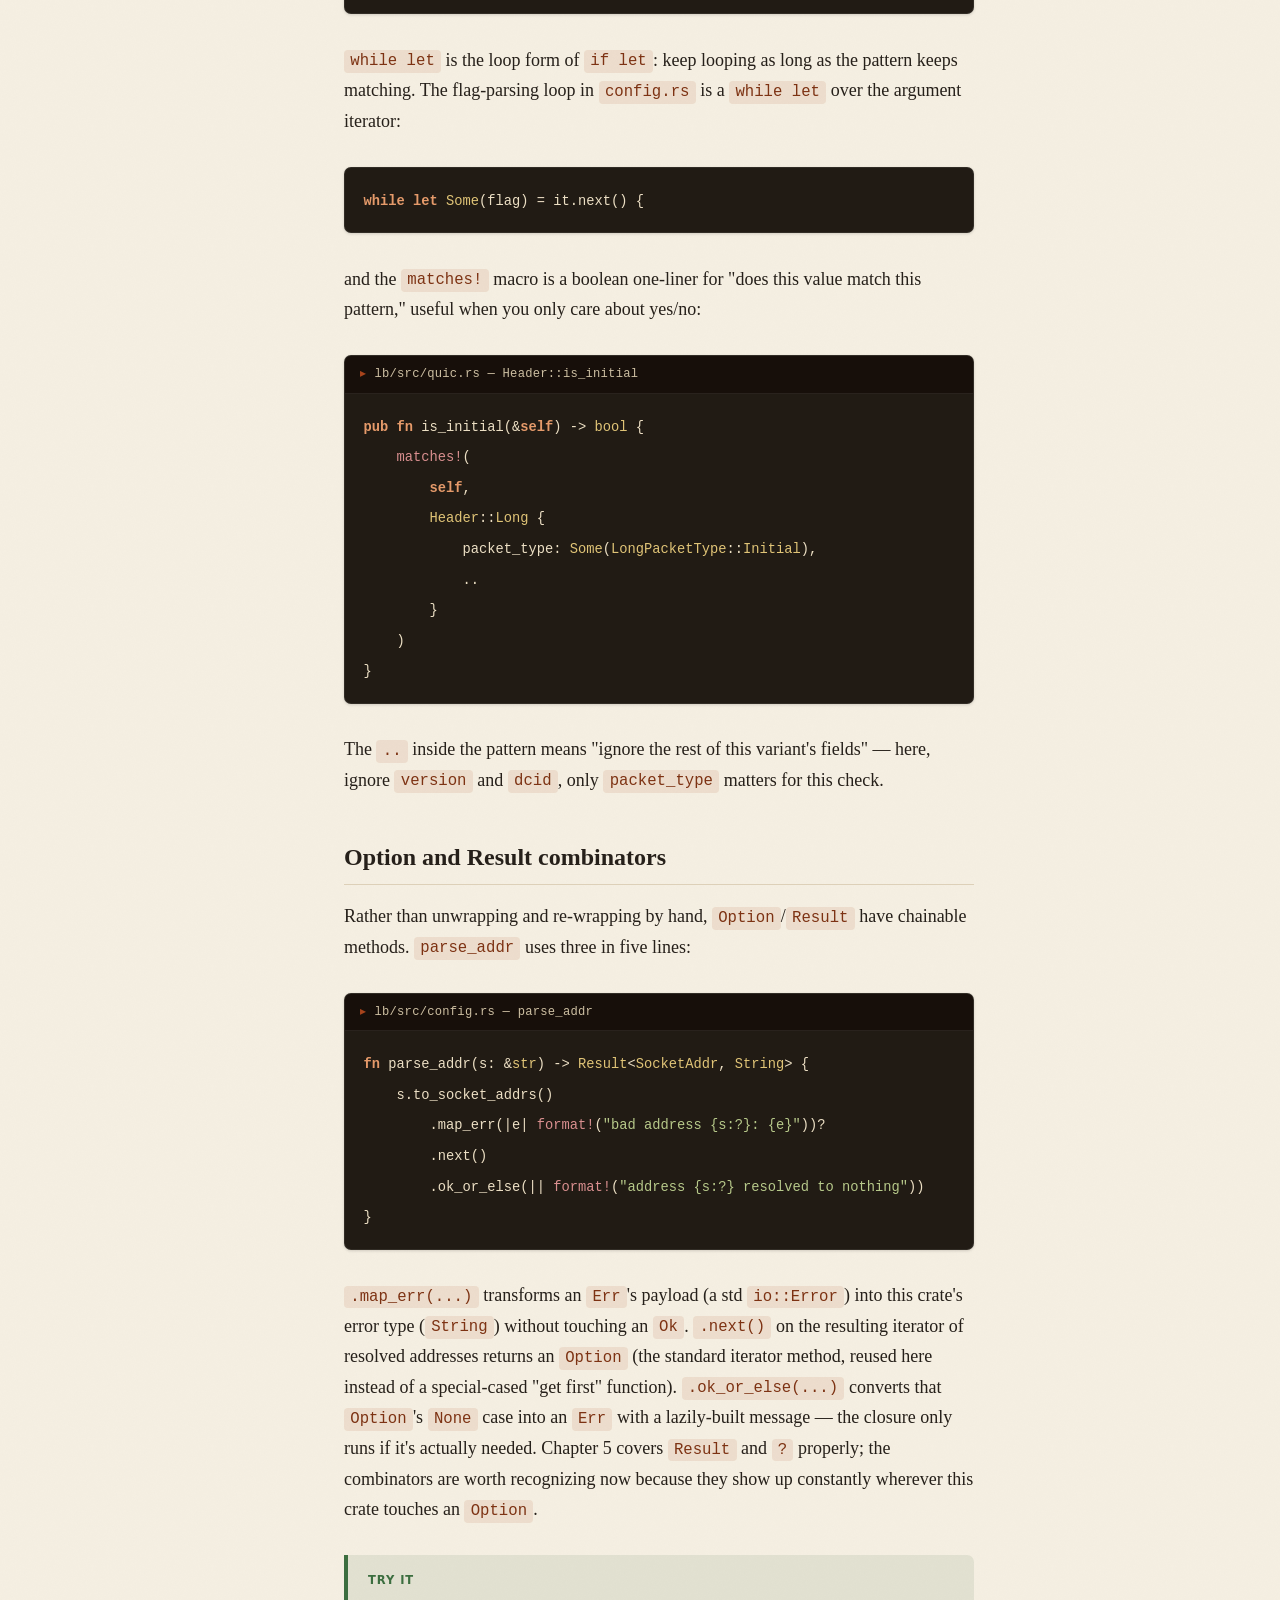
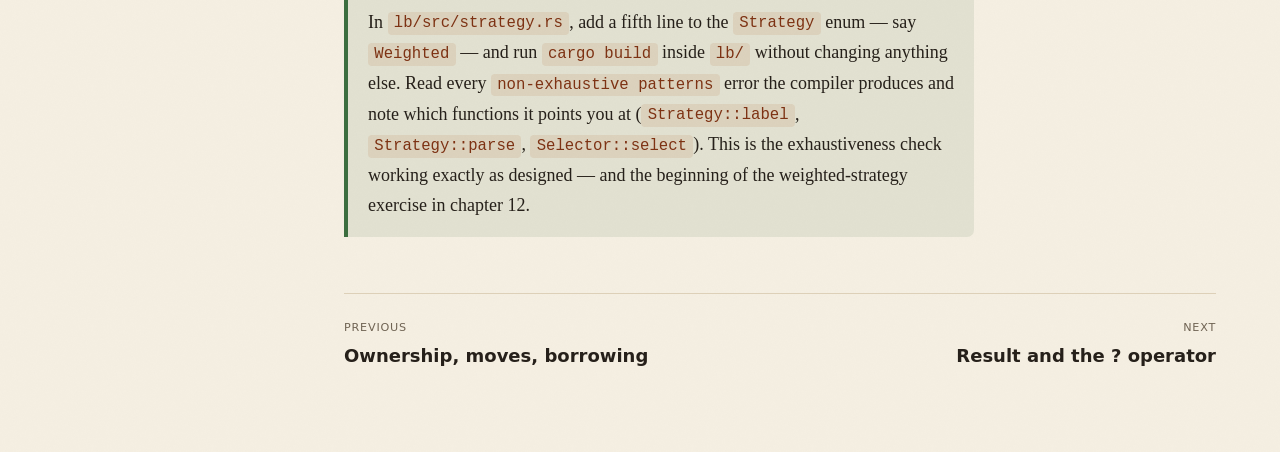
<file: learn-rust/04-enums-matching.html>
<!doctype html>
<html lang="en">
<head>
<meta charset="utf-8">
<meta name="viewport" content="width=device-width, initial-scale=1">
<title>Enums, match, Option — Learn Rust via quixiot-lb</title>
<link rel="stylesheet" href="assets/style.css">
</head>
<body>
<div class="layout">
<nav class="sidebar">
  <a class="site-title" href="index.html">Learn Rust<small>via quixiot-lb</small></a>
  <ol class="chapter-list">
<li><a class="" href="index.html"><span class="num">00</span><span>Overview &amp; map</span></a></li>
<li><a class="" href="01-toolchain.html"><span class="num">01</span><span>Cargo &amp; the crate</span></a></li>
<li><a class="" href="02-fundamentals.html"><span class="num">02</span><span>Bindings &amp; types</span></a></li>
<li><a class="" href="03-ownership.html"><span class="num">03</span><span>Ownership &amp; borrowing</span></a></li>
<li><a class="current" href="04-enums-matching.html"><span class="num">04</span><span>Enums, match, Option</span></a></li>
<li><a class="" href="05-errors.html"><span class="num">05</span><span>Result and ?</span></a></li>
<li><a class="" href="06-structs-traits.html"><span class="num">06</span><span>Structs, impl, traits</span></a></li>
<li><a class="" href="07-collections-iterators.html"><span class="num">07</span><span>Collections &amp; iterators</span></a></li>
<li><a class="" href="08-concurrency.html"><span class="num">08</span><span>Fearless concurrency</span></a></li>
<li><a class="" href="09-async.html"><span class="num">09</span><span>Async with tokio</span></a></li>
<li><a class="" href="10-parsing-macros.html"><span class="num">10</span><span>Parsing &amp; macros</span></a></li>
<li><a class="" href="11-testing.html"><span class="num">11</span><span>Testing, clippy, fmt</span></a></li>
<li><a class="" href="12-rust-vs-go.html"><span class="num">12</span><span>Rust vs Go retrospective</span></a></li>
  </ol>
  <div class="sidebar-foot">Every example on this site is real code from <code>lb/</code> in this repository. Run <code>make lb-test</code> to see it pass.</div>
</nav>
<main class="content">
<article>
<span class="kicker">Chapter 04</span>
<h1>Enums, match, Option</h1>

<p class="lede">Rust's <code>enum</code> is a tagged union: each variant can carry its own
data, the compiler always knows which variant a value is, and <code>match</code> is the tool
for acting on that &mdash; with a guarantee Go's <code>switch</code> doesn't make.</p>

<h2>Enums with data</h2>
<p>A plain, C-like enum &mdash; no payload, just a closed set of named values &mdash;
looks like <code>Strategy</code>:</p>
<div class="snippet">
  <div class="snippet-caption">lb/src/strategy.rs — Strategy</div>
  <pre><code>#[derive(Clone, Copy, Debug, PartialEq, Eq)]
pub enum Strategy {
    RoundRobin,
    LeastConnections,
    Random,
    IpHash,
}</code></pre>
</div>
<p>A richer enum can give each variant its own shape. QUIC's packet header is either a short
form with no extractable fields, or a long form carrying a version, an optional packet type,
and a connection ID &mdash; so <code>Header</code> is one enum with one unit-like variant and
one struct-like variant:</p>
<div class="snippet">
  <div class="snippet-caption">lb/src/quic.rs — Header</div>
  <pre><code>#[derive(Debug, PartialEq, Eq)]
pub enum Header {
    /// Short header (1-RTT). The DCID length is implicit on the wire, so we
    /// can't extract it here — we only note the form.
    Short,
    Long {
        version: u32,
        packet_type: Option&lt;LongPacketType&gt;,
        dcid: Vec&lt;u8&gt;,
    },
}</code></pre>
</div>
<p>There's no equivalent single-type representation in Go: you'd reach for an interface with
two implementing structs, or a struct with a discriminant field and a pile of fields that are
only valid for some discriminants (and nothing stops you from reading them when they aren't).
<code>Header</code> makes invalid states unrepresentable &mdash; a <code>Header::Short</code>
value has no <code>dcid</code> field to accidentally read, because that field doesn't exist on
that variant.</p>

<h2>match: exhaustiveness as a refactoring superpower</h2>
<p><code>match</code> requires you to handle every variant (or an explicit <code>_</code>
wildcard). This isn't just a style nicety &mdash; it's a compile error, and that turns "add a
new variant" into a checklist the compiler runs for you. <code>Selector::select</code> matches
on <code>self.strategy</code>:</p>
<pre><code>pub fn select(&amp;self, backends: &amp;[Arc&lt;Backend&gt;], client: IpAddr) -&gt; Option&lt;Arc&lt;Backend&gt;&gt; {</code></pre>
<div class="snippet">
  <div class="snippet-caption">lb/src/strategy.rs — Selector::select</div>
  <pre><code>let chosen = match self.strategy {
    Strategy::RoundRobin =&gt; {
        // fetch_add wraps; modulo maps it onto the healthy subset. Note
        // the cursor counts *attempts*, not backends, so as backends flap
        // healthy/unhealthy the distribution stays roughly even.
        let n = self.rr_cursor.fetch_add(1, Ordering::Relaxed);
        healthy[n % healthy.len()]
    }
    Strategy::LeastConnections =&gt; healthy
        .iter()
        .min_by_key(|b| b.active_sessions())
        .copied()
        .expect("healthy is non-empty"),
    Strategy::Random =&gt; {
        let r = self.next_rand() as usize;
        healthy[r % healthy.len()]
    }
    Strategy::IpHash =&gt; {
        // Deterministic per client IP: the same device maps to the same
        // backend as long as that backend stays healthy.
        let h = hash_ip(client) as usize;
        healthy[h % healthy.len()]
    }
};</code></pre>
</div>
<p>Add a fifth <code>Strategy</code> variant (chapter 12's weighted-strategy exercise asks you
to) and this <code>match</code>, <code>Strategy::label</code>'s <code>match</code>, and
<code>Strategy::parse</code>'s all stop compiling until you handle the new case everywhere.
Nothing silently falls through to a default; nothing ships half-implemented.</p>

<h2>Option&lt;T&gt;: no null</h2>
<p>There is no null pointer, no nil interface value, and no reference type in Rust that can
secretly be absent. "This might not have a value" is instead a real type,
<code>Option&lt;T&gt;</code>, with two variants: <code>Some(T)</code> and <code>None</code>.
<code>Selector::select</code>'s signature says exactly this &mdash; it returns
<code>Option&lt;Arc&lt;Backend&gt;&gt;</code>, and "every backend is currently unhealthy" is a
real, typed outcome (the <code>None</code> case), not a null the caller can forget to check
and panic on three call frames later. The caller in <code>balancer.rs::get_or_create</code> is
forced by the type system to handle it:</p>
<div class="snippet">
  <div class="snippet-caption">lb/src/balancer.rs — Balancer::get_or_create</div>
  <pre><code>// Choose a backend and open the upstream socket *before* taking the lock
// again, so the await points don't hold the mutex across .await.
let backend = match self.selector.select(&amp;self.backends, client.ip()) {
    Some(b) =&gt; b,
    None =&gt; {
        self.metrics.session_rejected();
        // swap returns the previous value, so exactly one caller wins
        // the edge and warns; the rest stay at debug until recovery.
        if !self.pool_down_warned.swap(true, Ordering::Relaxed) {
            warn!(
                "no healthy backend for new client {client}; dropping packets \
                 (suppressing further warnings until the pool recovers)"
            );
        } else {
            debug!("no healthy backend for new client {client}; dropping packet");
        }
        return None;
    }
};</code></pre>
</div>
<p>There's no path through this function that silently treats an empty pool as a valid
backend &mdash; the compiler won't let <code>backend</code> be used past this point unless
this <code>match</code> has proven it's the <code>Some</code> case.</p>

<div class="callout callout-go">
  <span class="callout-label">Go contrast</span>
  <p>Go's <code>nil</code> can hide inside almost any type &mdash; a pointer, a map, a slice, an interface &mdash; and the type system gives you no help remembering to check for it; a forgotten nil check is a runtime panic, discovered in production if you're unlucky. The <code>ok</code> idiom (<code>v, ok := m[k]</code>) is the closest analogue to <code>Option</code>, but it's a convention, not enforced &mdash; you can ignore <code>ok</code> and use a zero-valued <code>v</code> and the compiler says nothing. Go's <code>switch</code> on a type or a closed set of constants also has no exhaustiveness check: add a new case and every <code>switch</code> that should handle it keeps compiling, silently falling into whatever <code>default</code> (or nothing) was already there.</p>
</div>

<h2>Patterns beyond match</h2>
<p><code>if let PATTERN = value { }</code> handles one variant without a full
<code>match</code>. <code>let ... else</code> (stabilized more recently) is its mirror image:
match a pattern, or diverge (<code>return</code>/<code>break</code>/<code>continue</code>/<code>panic!</code>)
in the <code>else</code> branch, and the matched bindings stay in scope for the rest of the
function. A test helper in the balancer suite uses exactly this to bail out of an echo-server
loop when its socket closes:</p>
<div class="snippet">
  <div class="snippet-caption">lb/src/balancer.rs — spawn_tagged_echo</div>
  <pre><code>let Ok((n, peer)) = sock.recv_from(&amp;mut buf).await else {
    return;
};</code></pre>
</div>
<p><code>while let</code> is the loop form of <code>if let</code>: keep looping as long as the
pattern keeps matching. The flag-parsing loop in <code>config.rs</code> is a <code>while let</code>
over the argument iterator:</p>
<pre><code>while let Some(flag) = it.next() {</code></pre>
<p>and the <code>matches!</code> macro is a boolean one-liner for "does this value match this
pattern," useful when you only care about yes/no:</p>
<div class="snippet">
  <div class="snippet-caption">lb/src/quic.rs — Header::is_initial</div>
  <pre><code>pub fn is_initial(&amp;self) -&gt; bool {
    matches!(
        self,
        Header::Long {
            packet_type: Some(LongPacketType::Initial),
            ..
        }
    )
}</code></pre>
</div>
<p>The <code>..</code> inside the pattern means "ignore the rest of this variant's fields"
&mdash; here, ignore <code>version</code> and <code>dcid</code>, only <code>packet_type</code>
matters for this check.</p>

<h2>Option and Result combinators</h2>
<p>Rather than unwrapping and re-wrapping by hand, <code>Option</code>/<code>Result</code>
have chainable methods. <code>parse_addr</code> uses three in five lines:</p>
<div class="snippet">
  <div class="snippet-caption">lb/src/config.rs — parse_addr</div>
  <pre><code>fn parse_addr(s: &amp;str) -&gt; Result&lt;SocketAddr, String&gt; {
    s.to_socket_addrs()
        .map_err(|e| format!("bad address {s:?}: {e}"))?
        .next()
        .ok_or_else(|| format!("address {s:?} resolved to nothing"))
}</code></pre>
</div>
<p><code>.map_err(...)</code> transforms an <code>Err</code>'s payload (a std
<code>io::Error</code>) into this crate's error type (<code>String</code>) without touching
an <code>Ok</code>. <code>.next()</code> on the resulting iterator of resolved addresses
returns an <code>Option</code> (the standard iterator method, reused here instead of a
special-cased "get first" function). <code>.ok_or_else(...)</code> converts that
<code>Option</code>'s <code>None</code> case into an <code>Err</code> with a lazily-built
message &mdash; the closure only runs if it's actually needed. Chapter 5 covers
<code>Result</code> and <code>?</code> properly; the combinators are worth recognizing now
because they show up constantly wherever this crate touches an <code>Option</code>.</p>

<div class="callout callout-tryit">
  <span class="callout-label">Try it</span>
  <p>In <code>lb/src/strategy.rs</code>, add a fifth line to the <code>Strategy</code> enum &mdash; say <code>Weighted</code> &mdash; and run <code>cargo build</code> inside <code>lb/</code> without changing anything else. Read every <code>non-exhaustive patterns</code> error the compiler produces and note which functions it points you at (<code>Strategy::label</code>, <code>Strategy::parse</code>, <code>Selector::select</code>). This is the exhaustiveness check working exactly as designed &mdash; and the beginning of the weighted-strategy exercise in chapter 12.</p>
</div>

</article>
<footer class="chapter-nav"><a class="prev" href="03-ownership.html"><span class="label">Previous</span><span class="chapter-nav-title">Ownership, moves, borrowing</span></a><a class="next" href="05-errors.html"><span class="label">Next</span><span class="chapter-nav-title">Result and the ? operator</span></a></footer>
</main>
</div>
<script src="assets/highlight.js"></script>
</body>
</html>
</file>
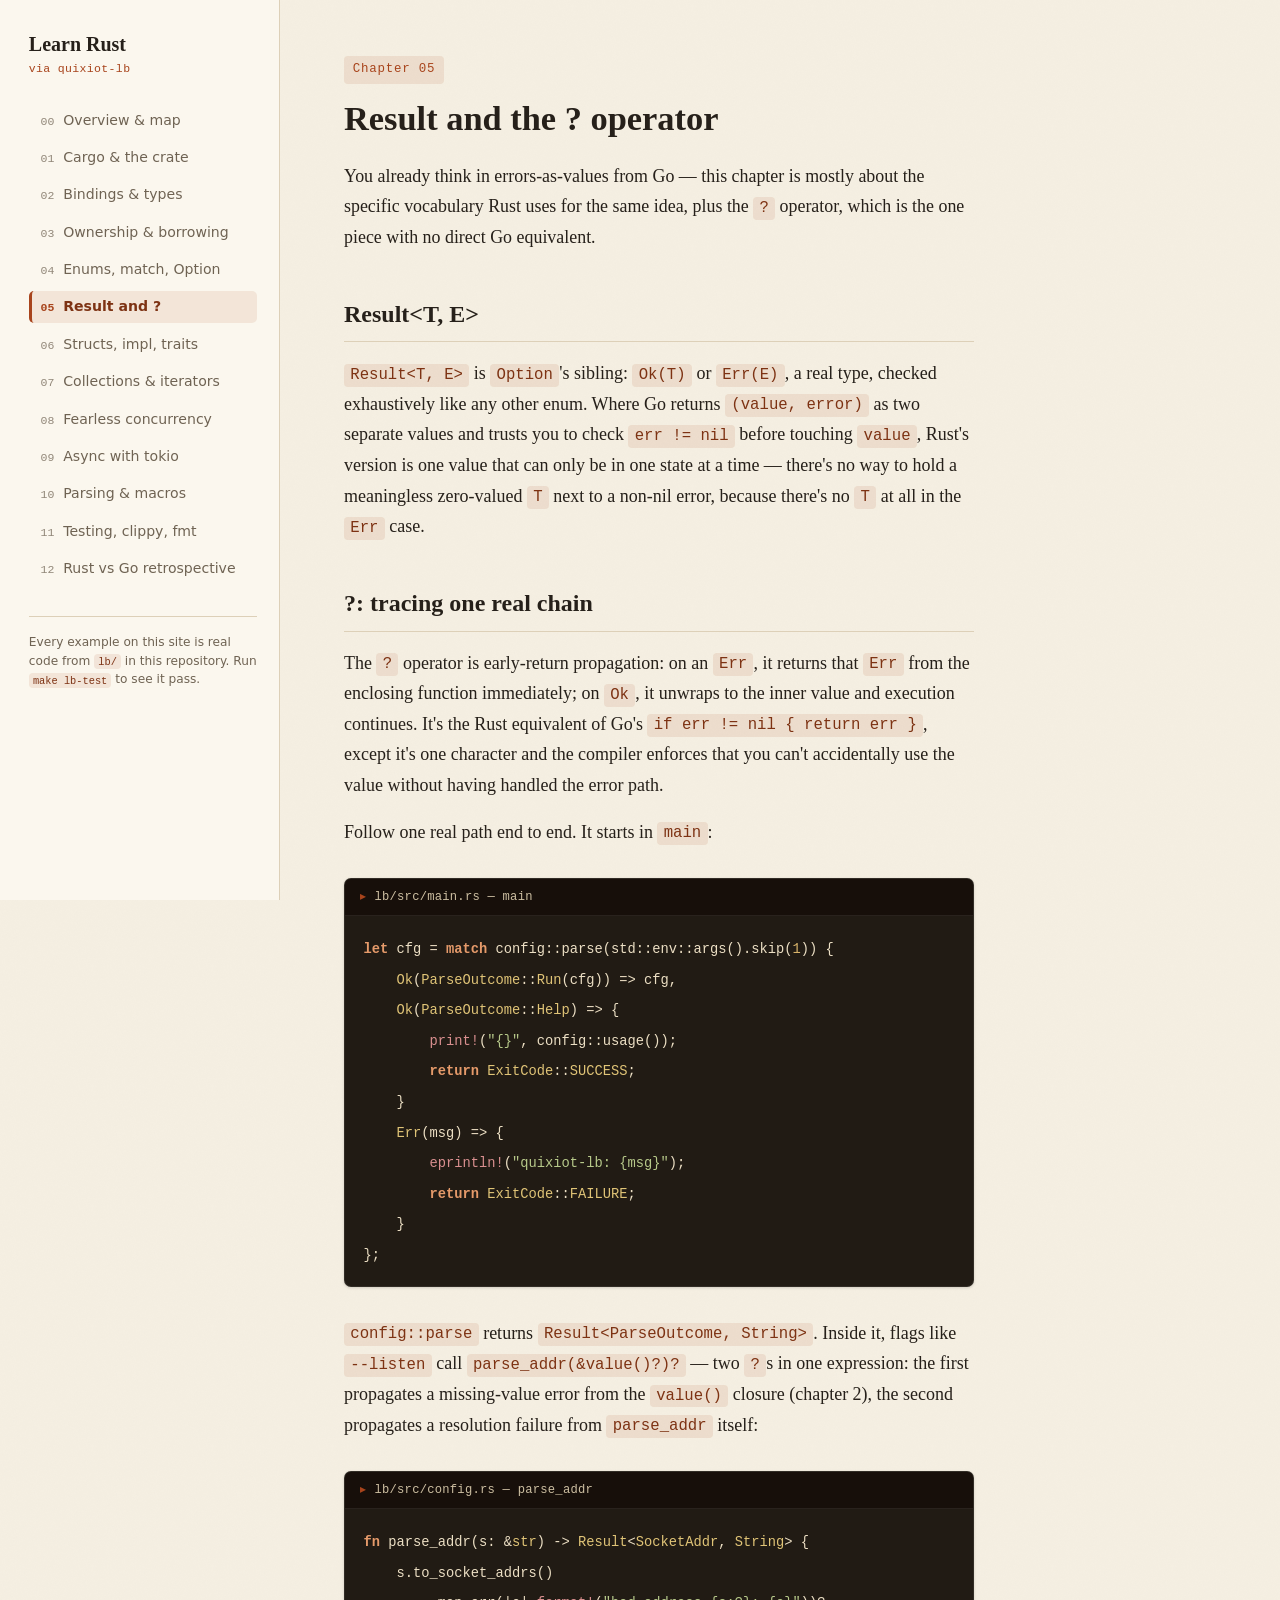
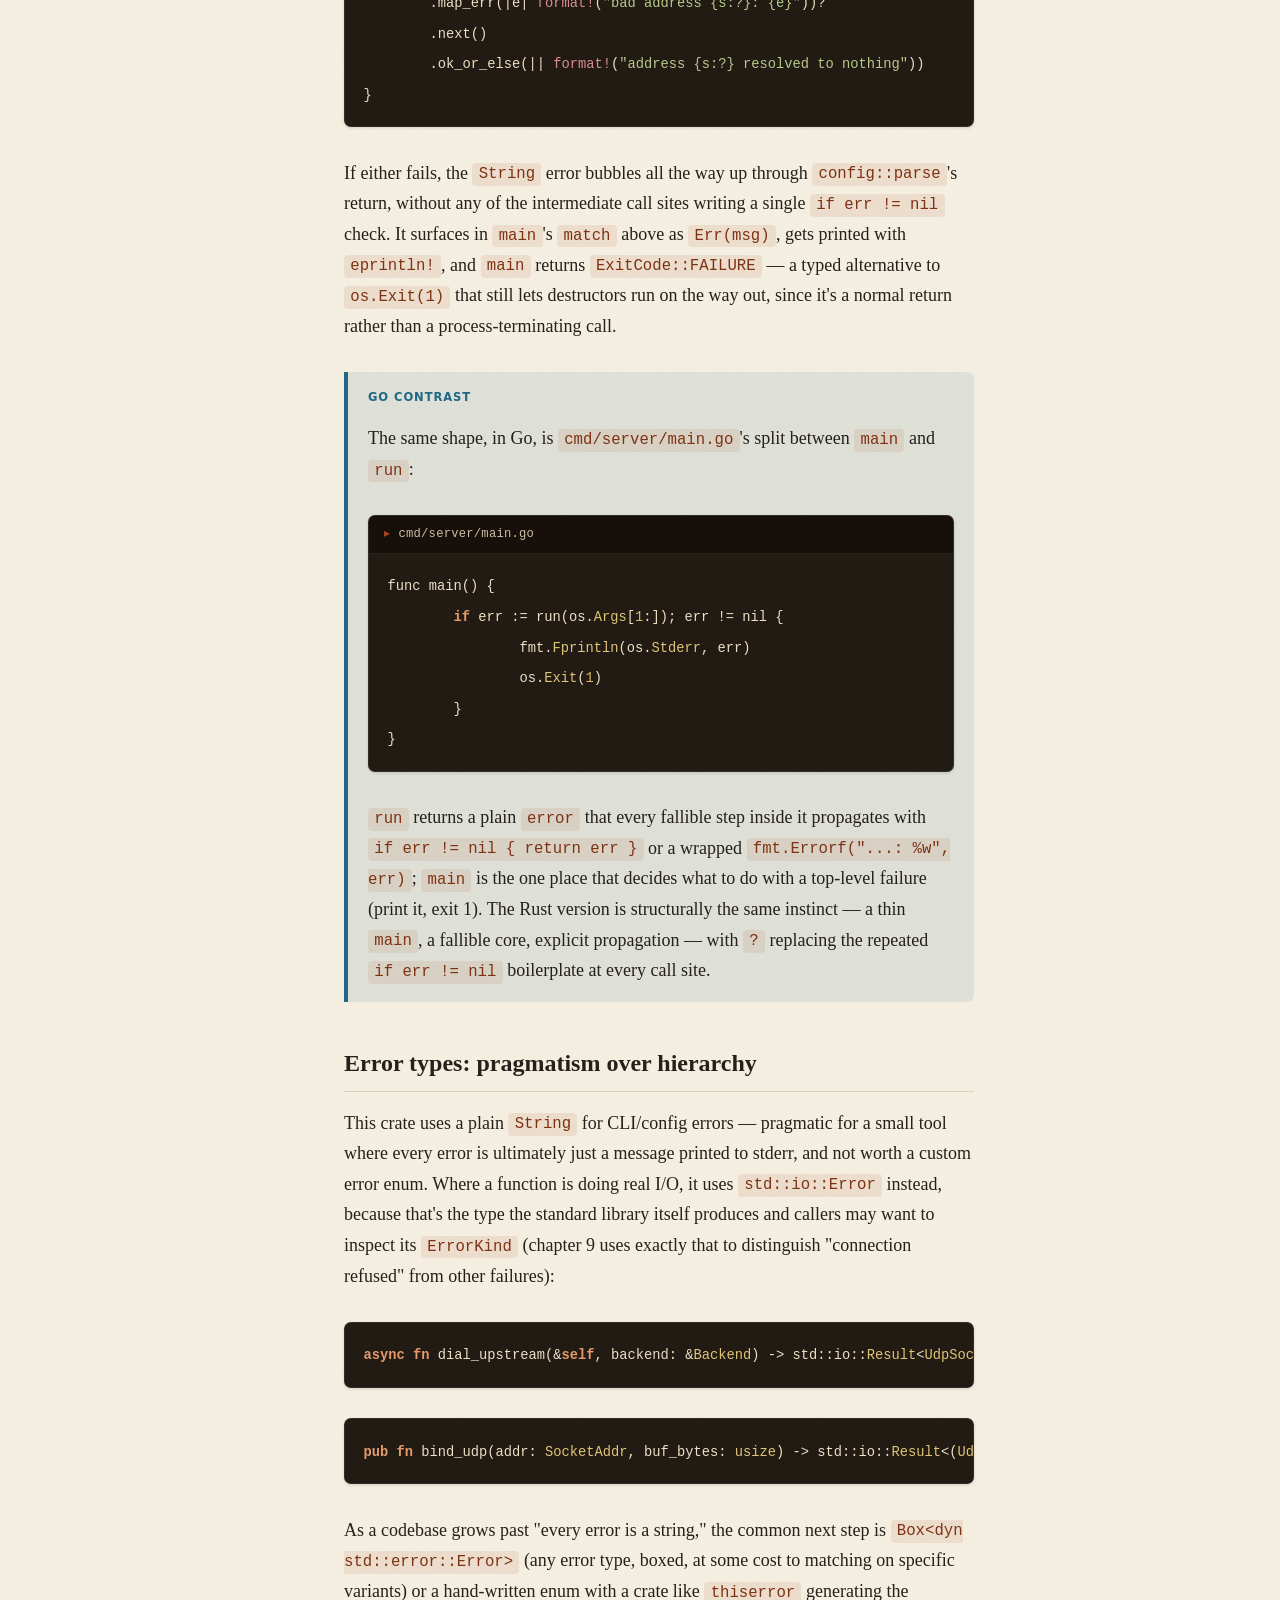
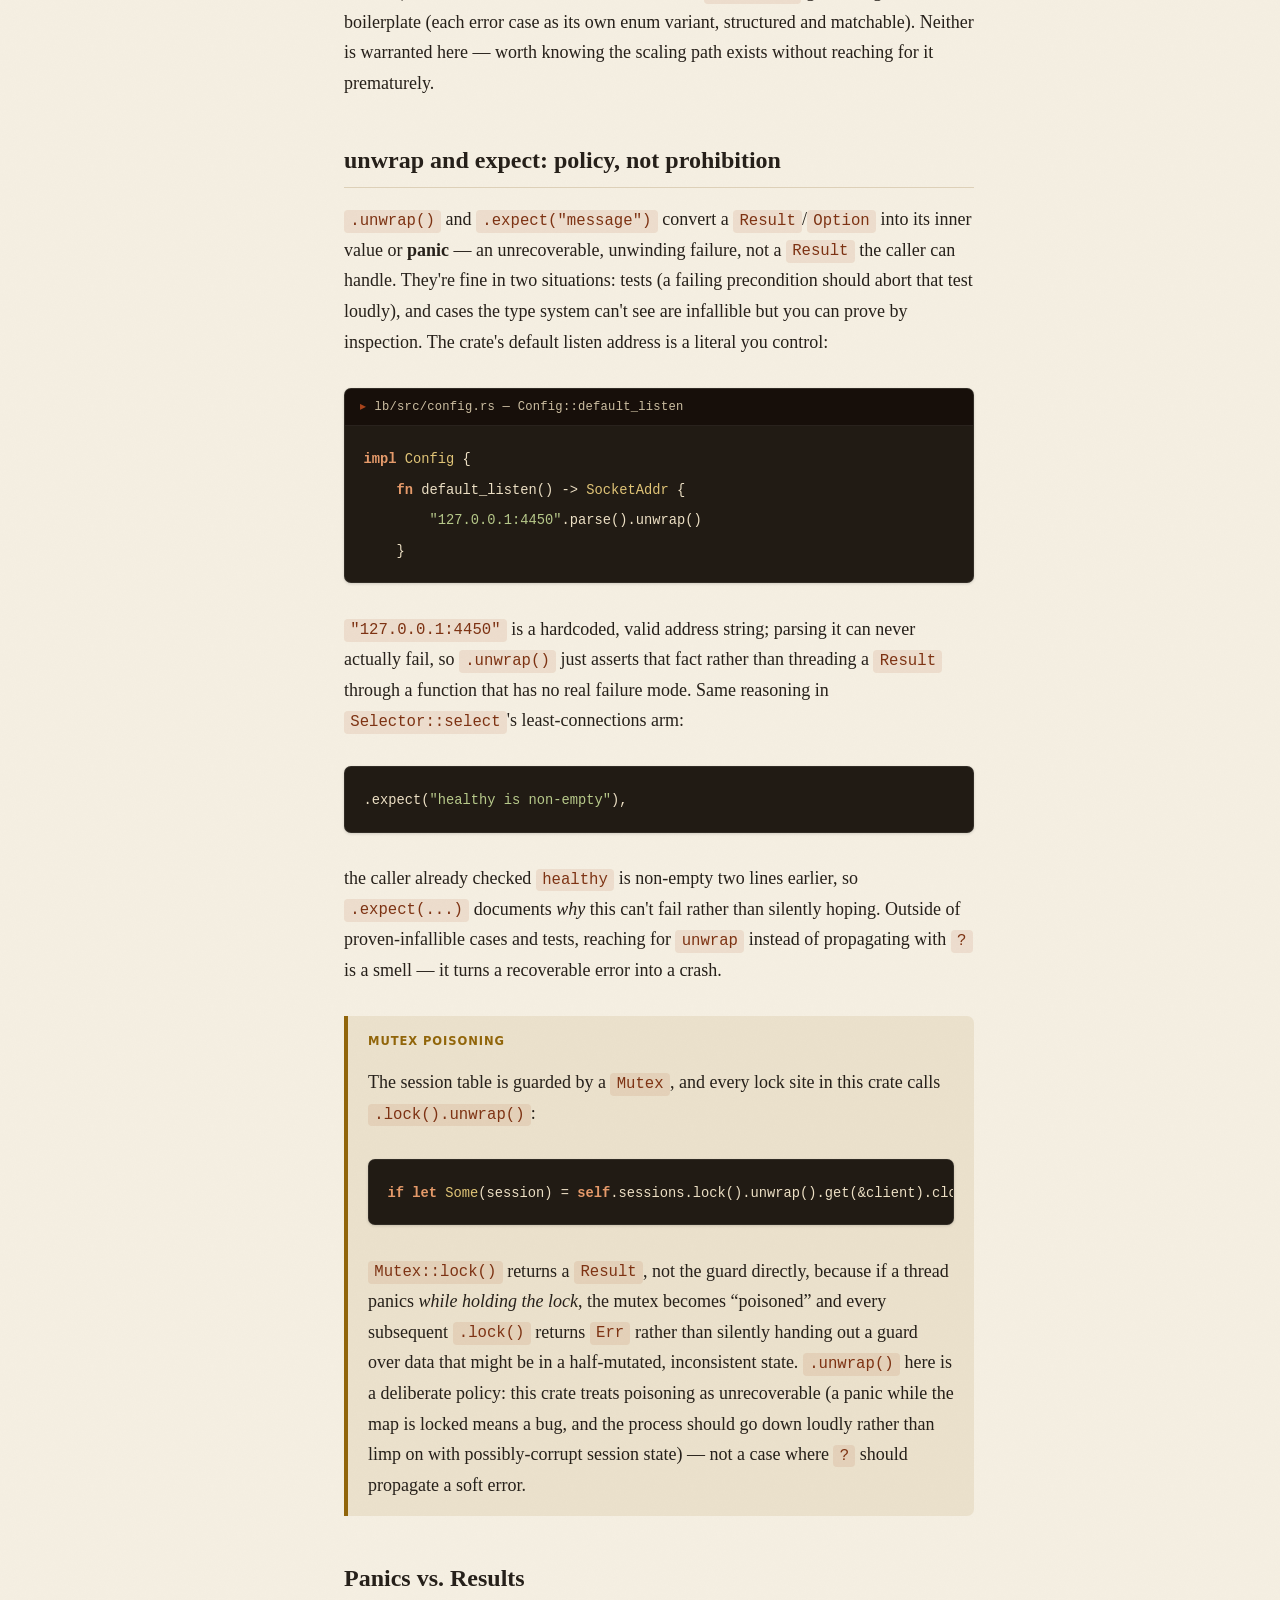
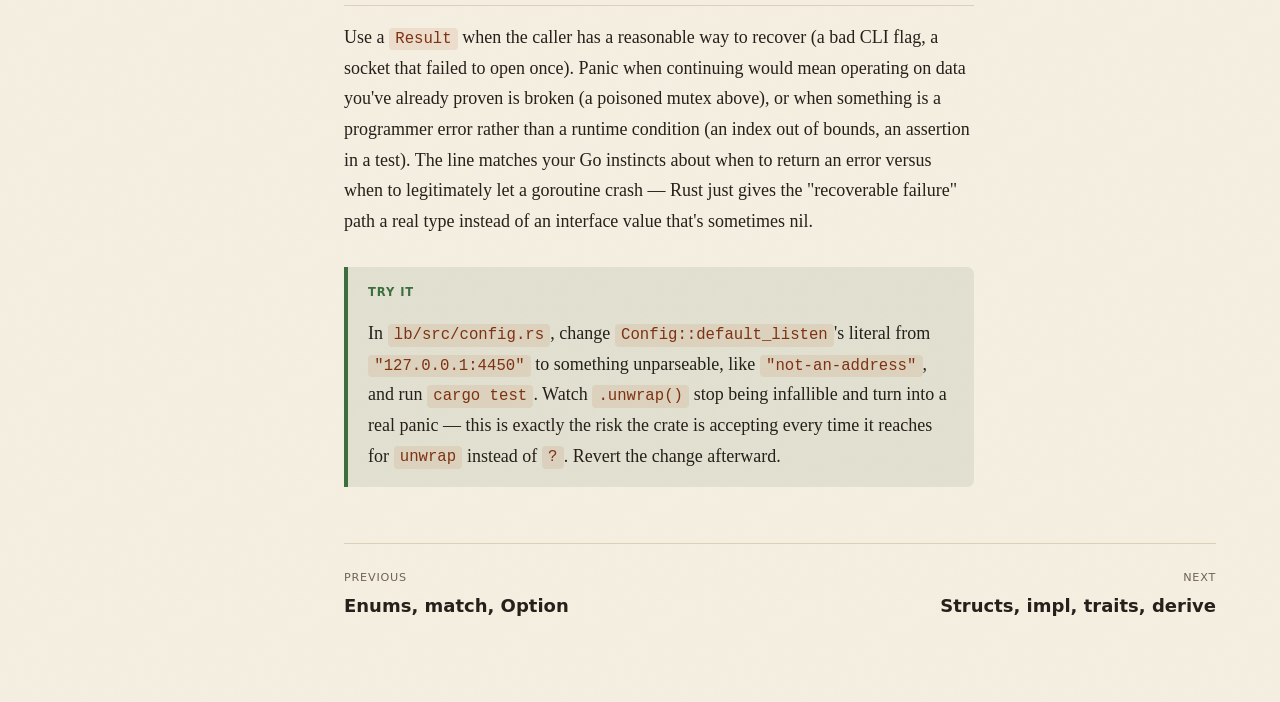
<file: learn-rust/05-errors.html>
<!doctype html>
<html lang="en">
<head>
<meta charset="utf-8">
<meta name="viewport" content="width=device-width, initial-scale=1">
<title>Result and the ? operator — Learn Rust via quixiot-lb</title>
<link rel="stylesheet" href="assets/style.css">
</head>
<body>
<div class="layout">
<nav class="sidebar">
  <a class="site-title" href="index.html">Learn Rust<small>via quixiot-lb</small></a>
  <ol class="chapter-list">
<li><a class="" href="index.html"><span class="num">00</span><span>Overview &amp; map</span></a></li>
<li><a class="" href="01-toolchain.html"><span class="num">01</span><span>Cargo &amp; the crate</span></a></li>
<li><a class="" href="02-fundamentals.html"><span class="num">02</span><span>Bindings &amp; types</span></a></li>
<li><a class="" href="03-ownership.html"><span class="num">03</span><span>Ownership &amp; borrowing</span></a></li>
<li><a class="" href="04-enums-matching.html"><span class="num">04</span><span>Enums, match, Option</span></a></li>
<li><a class="current" href="05-errors.html"><span class="num">05</span><span>Result and ?</span></a></li>
<li><a class="" href="06-structs-traits.html"><span class="num">06</span><span>Structs, impl, traits</span></a></li>
<li><a class="" href="07-collections-iterators.html"><span class="num">07</span><span>Collections &amp; iterators</span></a></li>
<li><a class="" href="08-concurrency.html"><span class="num">08</span><span>Fearless concurrency</span></a></li>
<li><a class="" href="09-async.html"><span class="num">09</span><span>Async with tokio</span></a></li>
<li><a class="" href="10-parsing-macros.html"><span class="num">10</span><span>Parsing &amp; macros</span></a></li>
<li><a class="" href="11-testing.html"><span class="num">11</span><span>Testing, clippy, fmt</span></a></li>
<li><a class="" href="12-rust-vs-go.html"><span class="num">12</span><span>Rust vs Go retrospective</span></a></li>
  </ol>
  <div class="sidebar-foot">Every example on this site is real code from <code>lb/</code> in this repository. Run <code>make lb-test</code> to see it pass.</div>
</nav>
<main class="content">
<article>
<span class="kicker">Chapter 05</span>
<h1>Result and the ? operator</h1>

<p class="lede">You already think in errors-as-values from Go &mdash; this chapter is mostly
about the specific vocabulary Rust uses for the same idea, plus the <code>?</code> operator,
which is the one piece with no direct Go equivalent.</p>

<h2>Result&lt;T, E&gt;</h2>
<p><code>Result&lt;T, E&gt;</code> is <code>Option</code>'s sibling: <code>Ok(T)</code> or
<code>Err(E)</code>, a real type, checked exhaustively like any other enum. Where Go returns
<code>(value, error)</code> as two separate values and trusts you to check <code>err != nil</code>
before touching <code>value</code>, Rust's version is one value that can only be in one state
at a time &mdash; there's no way to hold a meaningless zero-valued <code>T</code> next to a
non-nil error, because there's no <code>T</code> at all in the <code>Err</code> case.</p>

<h2>?: tracing one real chain</h2>
<p>The <code>?</code> operator is early-return propagation: on an <code>Err</code>, it returns
that <code>Err</code> from the enclosing function immediately; on <code>Ok</code>, it unwraps
to the inner value and execution continues. It's the Rust equivalent of Go's
<code>if err != nil { return err }</code>, except it's one character and the compiler
enforces that you can't accidentally use the value without having handled the error path.</p>
<p>Follow one real path end to end. It starts in <code>main</code>:</p>
<div class="snippet">
  <div class="snippet-caption">lb/src/main.rs — main</div>
  <pre><code>let cfg = match config::parse(std::env::args().skip(1)) {
    Ok(ParseOutcome::Run(cfg)) =&gt; cfg,
    Ok(ParseOutcome::Help) =&gt; {
        print!("{}", config::usage());
        return ExitCode::SUCCESS;
    }
    Err(msg) =&gt; {
        eprintln!("quixiot-lb: {msg}");
        return ExitCode::FAILURE;
    }
};</code></pre>
</div>
<p><code>config::parse</code> returns <code>Result&lt;ParseOutcome, String&gt;</code>. Inside
it, flags like <code>--listen</code> call <code>parse_addr(&amp;value()?)?</code> &mdash; two
<code>?</code>s in one expression: the first propagates a missing-value error from the
<code>value()</code> closure (chapter 2), the second propagates a resolution failure from
<code>parse_addr</code> itself:</p>
<div class="snippet">
  <div class="snippet-caption">lb/src/config.rs — parse_addr</div>
  <pre><code>fn parse_addr(s: &amp;str) -&gt; Result&lt;SocketAddr, String&gt; {
    s.to_socket_addrs()
        .map_err(|e| format!("bad address {s:?}: {e}"))?
        .next()
        .ok_or_else(|| format!("address {s:?} resolved to nothing"))
}</code></pre>
</div>
<p>If either fails, the <code>String</code> error bubbles all the way up through
<code>config::parse</code>'s return, without any of the intermediate call sites writing a
single <code>if err != nil</code> check. It surfaces in <code>main</code>'s <code>match</code>
above as <code>Err(msg)</code>, gets printed with <code>eprintln!</code>, and <code>main</code>
returns <code>ExitCode::FAILURE</code> &mdash; a typed alternative to <code>os.Exit(1)</code>
that still lets destructors run on the way out, since it's a normal return rather than a
process-terminating call.</p>

<div class="callout callout-go">
  <span class="callout-label">Go contrast</span>
  <p>The same shape, in Go, is <code>cmd/server/main.go</code>'s split between <code>main</code> and <code>run</code>:</p><div class="snippet">
  <div class="snippet-caption">cmd/server/main.go</div>
  <pre><code>func main() {
	if err := run(os.Args[1:]); err != nil {
		fmt.Fprintln(os.Stderr, err)
		os.Exit(1)
	}
}</code></pre>
</div><p><code>run</code> returns a plain <code>error</code> that every fallible step inside it propagates with <code>if err != nil { return err }</code> or a wrapped <code>fmt.Errorf("...: %w", err)</code>; <code>main</code> is the one place that decides what to do with a top-level failure (print it, exit 1). The Rust version is structurally the same instinct &mdash; a thin <code>main</code>, a fallible core, explicit propagation &mdash; with <code>?</code> replacing the repeated <code>if err != nil</code> boilerplate at every call site.</p>
</div>

<h2>Error types: pragmatism over hierarchy</h2>
<p>This crate uses a plain <code>String</code> for CLI/config errors &mdash; pragmatic for a
small tool where every error is ultimately just a message printed to stderr, and not worth a
custom error enum. Where a function is doing real I/O, it uses <code>std::io::Error</code>
instead, because that's the type the standard library itself produces and callers may want to
inspect its <code>ErrorKind</code> (chapter 9 uses exactly that to distinguish
"connection refused" from other failures):</p>
<pre><code>async fn dial_upstream(&amp;self, backend: &amp;Backend) -&gt; std::io::Result&lt;UdpSocket&gt; {</code></pre>
<pre><code>pub fn bind_udp(addr: SocketAddr, buf_bytes: usize) -&gt; std::io::Result&lt;(UdpSocket, usize)&gt; {</code></pre>
<p>As a codebase grows past "every error is a string," the common next step is
<code>Box&lt;dyn std::error::Error&gt;</code> (any error type, boxed, at some cost to
matching on specific variants) or a hand-written enum with a crate like <code>thiserror</code>
generating the boilerplate (each error case as its own enum variant, structured and
matchable). Neither is warranted here &mdash; worth knowing the scaling path exists without
reaching for it prematurely.</p>

<h2>unwrap and expect: policy, not prohibition</h2>
<p><code>.unwrap()</code> and <code>.expect("message")</code> convert a <code>Result</code>/<code>Option</code>
into its inner value or <strong>panic</strong> &mdash; an unrecoverable, unwinding failure,
not a <code>Result</code> the caller can handle. They're fine in two situations: tests (a
failing precondition should abort that test loudly), and cases the type system can't see are
infallible but you can prove by inspection. The crate's default listen address is a literal
you control:</p>
<div class="snippet">
  <div class="snippet-caption">lb/src/config.rs — Config::default_listen</div>
  <pre><code>impl Config {
    fn default_listen() -&gt; SocketAddr {
        "127.0.0.1:4450".parse().unwrap()
    }</code></pre>
</div>
<p><code>"127.0.0.1:4450"</code> is a hardcoded, valid address string; parsing it can never
actually fail, so <code>.unwrap()</code> just asserts that fact rather than threading a
<code>Result</code> through a function that has no real failure mode. Same reasoning in
<code>Selector::select</code>'s least-connections arm:</p>
<pre><code>.expect("healthy is non-empty"),</code></pre>
<p>the caller already checked <code>healthy</code> is non-empty two lines earlier, so
<code>.expect(...)</code> documents <em>why</em> this can't fail rather than silently hoping.
Outside of proven-infallible cases and tests, reaching for <code>unwrap</code> instead of
propagating with <code>?</code> is a smell &mdash; it turns a recoverable error into a crash.</p>

<div class="callout callout-gotcha">
  <span class="callout-label">Mutex poisoning</span>
  <p>The session table is guarded by a <code>Mutex</code>, and every lock site in this crate calls <code>.lock().unwrap()</code>:</p><pre><code>if let Some(session) = self.sessions.lock().unwrap().get(&amp;client).cloned() {</code></pre><p><code>Mutex::lock()</code> returns a <code>Result</code>, not the guard directly, because if a thread panics <em>while holding the lock</em>, the mutex becomes &ldquo;poisoned&rdquo; and every subsequent <code>.lock()</code> returns <code>Err</code> rather than silently handing out a guard over data that might be in a half-mutated, inconsistent state. <code>.unwrap()</code> here is a deliberate policy: this crate treats poisoning as unrecoverable (a panic while the map is locked means a bug, and the process should go down loudly rather than limp on with possibly-corrupt session state) &mdash; not a case where <code>?</code> should propagate a soft error.</p>
</div>

<h2>Panics vs. Results</h2>
<p>Use a <code>Result</code> when the caller has a reasonable way to recover (a bad CLI flag,
a socket that failed to open once). Panic when continuing would mean operating on data you've
already proven is broken (a poisoned mutex above), or when something is a programmer error
rather than a runtime condition (an index out of bounds, an assertion in a test). The line
matches your Go instincts about when to return an error versus when to legitimately let a
goroutine crash &mdash; Rust just gives the "recoverable failure" path a real type instead of
an interface value that's sometimes nil.</p>

<div class="callout callout-tryit">
  <span class="callout-label">Try it</span>
  <p>In <code>lb/src/config.rs</code>, change <code>Config::default_listen</code>'s literal from <code>"127.0.0.1:4450"</code> to something unparseable, like <code>"not-an-address"</code>, and run <code>cargo test</code>. Watch <code>.unwrap()</code> stop being infallible and turn into a real panic &mdash; this is exactly the risk the crate is accepting every time it reaches for <code>unwrap</code> instead of <code>?</code>. Revert the change afterward.</p>
</div>

</article>
<footer class="chapter-nav"><a class="prev" href="04-enums-matching.html"><span class="label">Previous</span><span class="chapter-nav-title">Enums, match, Option</span></a><a class="next" href="06-structs-traits.html"><span class="label">Next</span><span class="chapter-nav-title">Structs, impl, traits, derive</span></a></footer>
</main>
</div>
<script src="assets/highlight.js"></script>
</body>
</html>
</file>
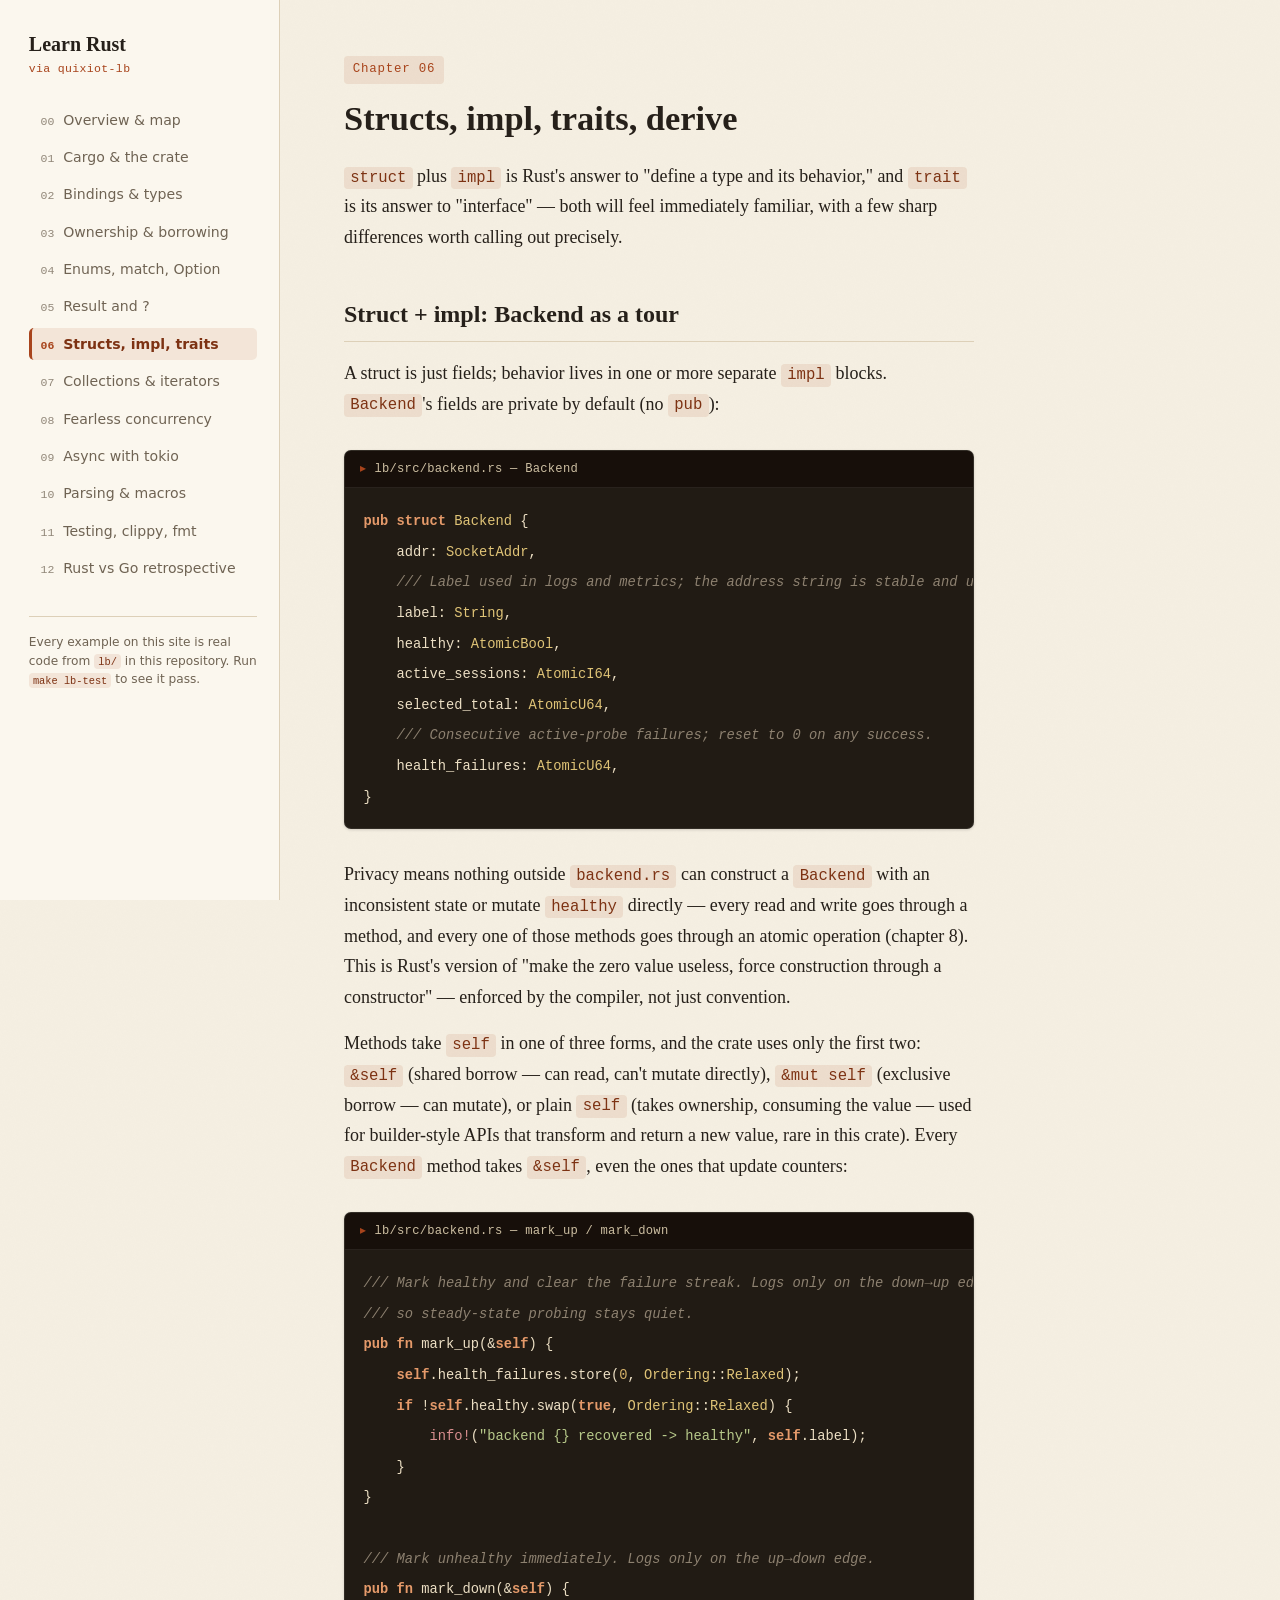
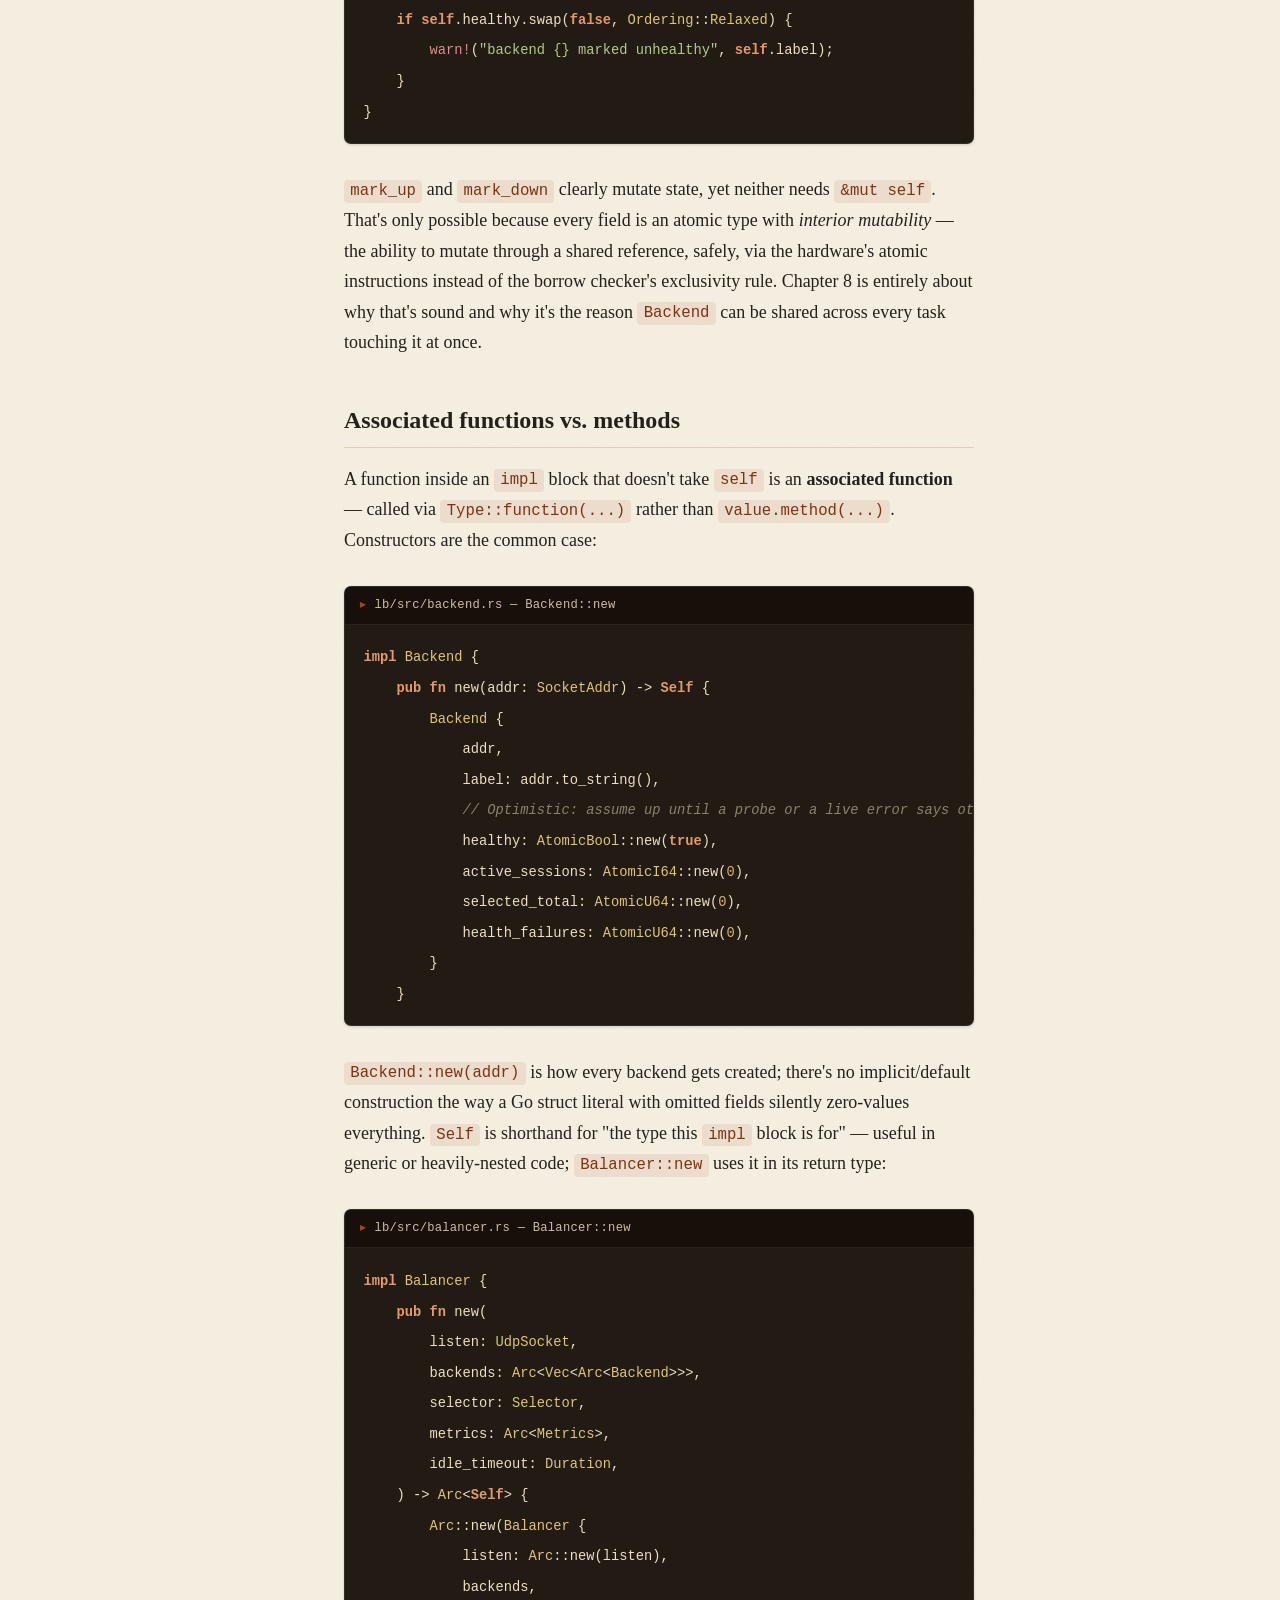
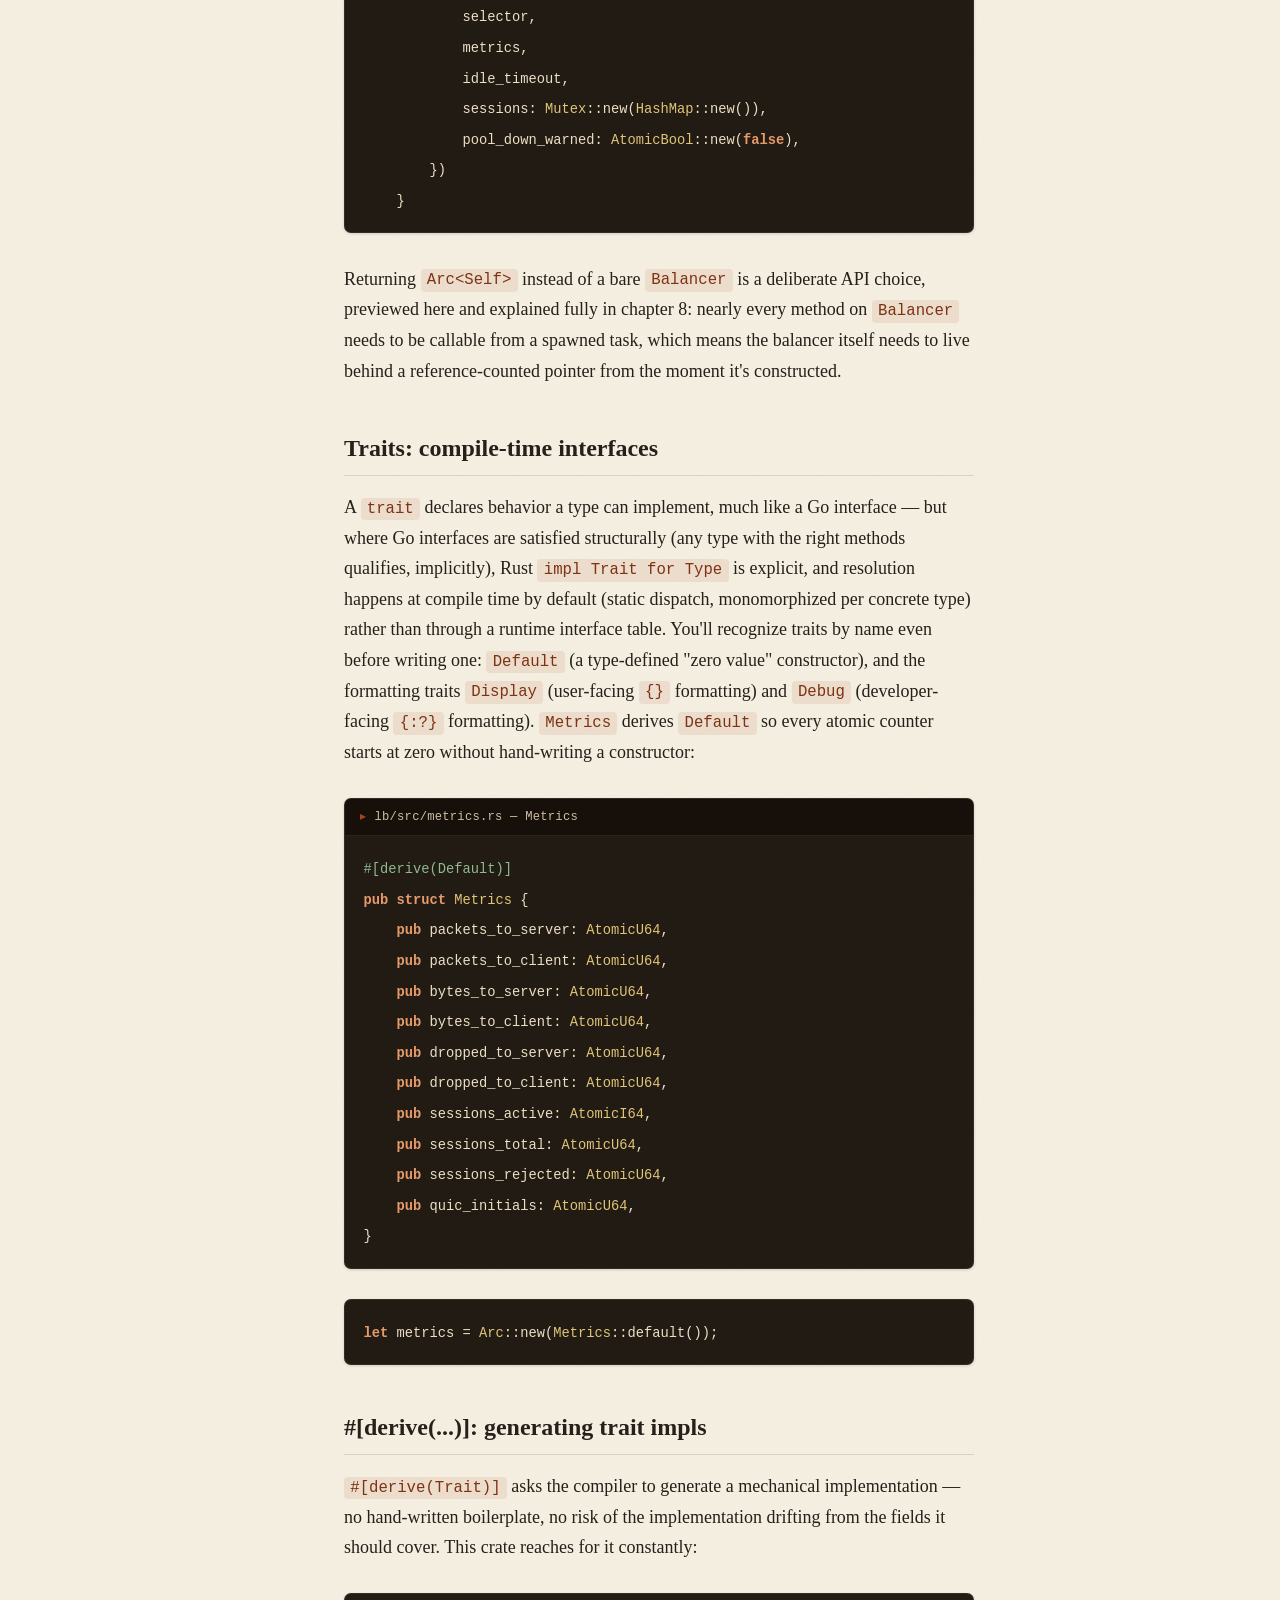
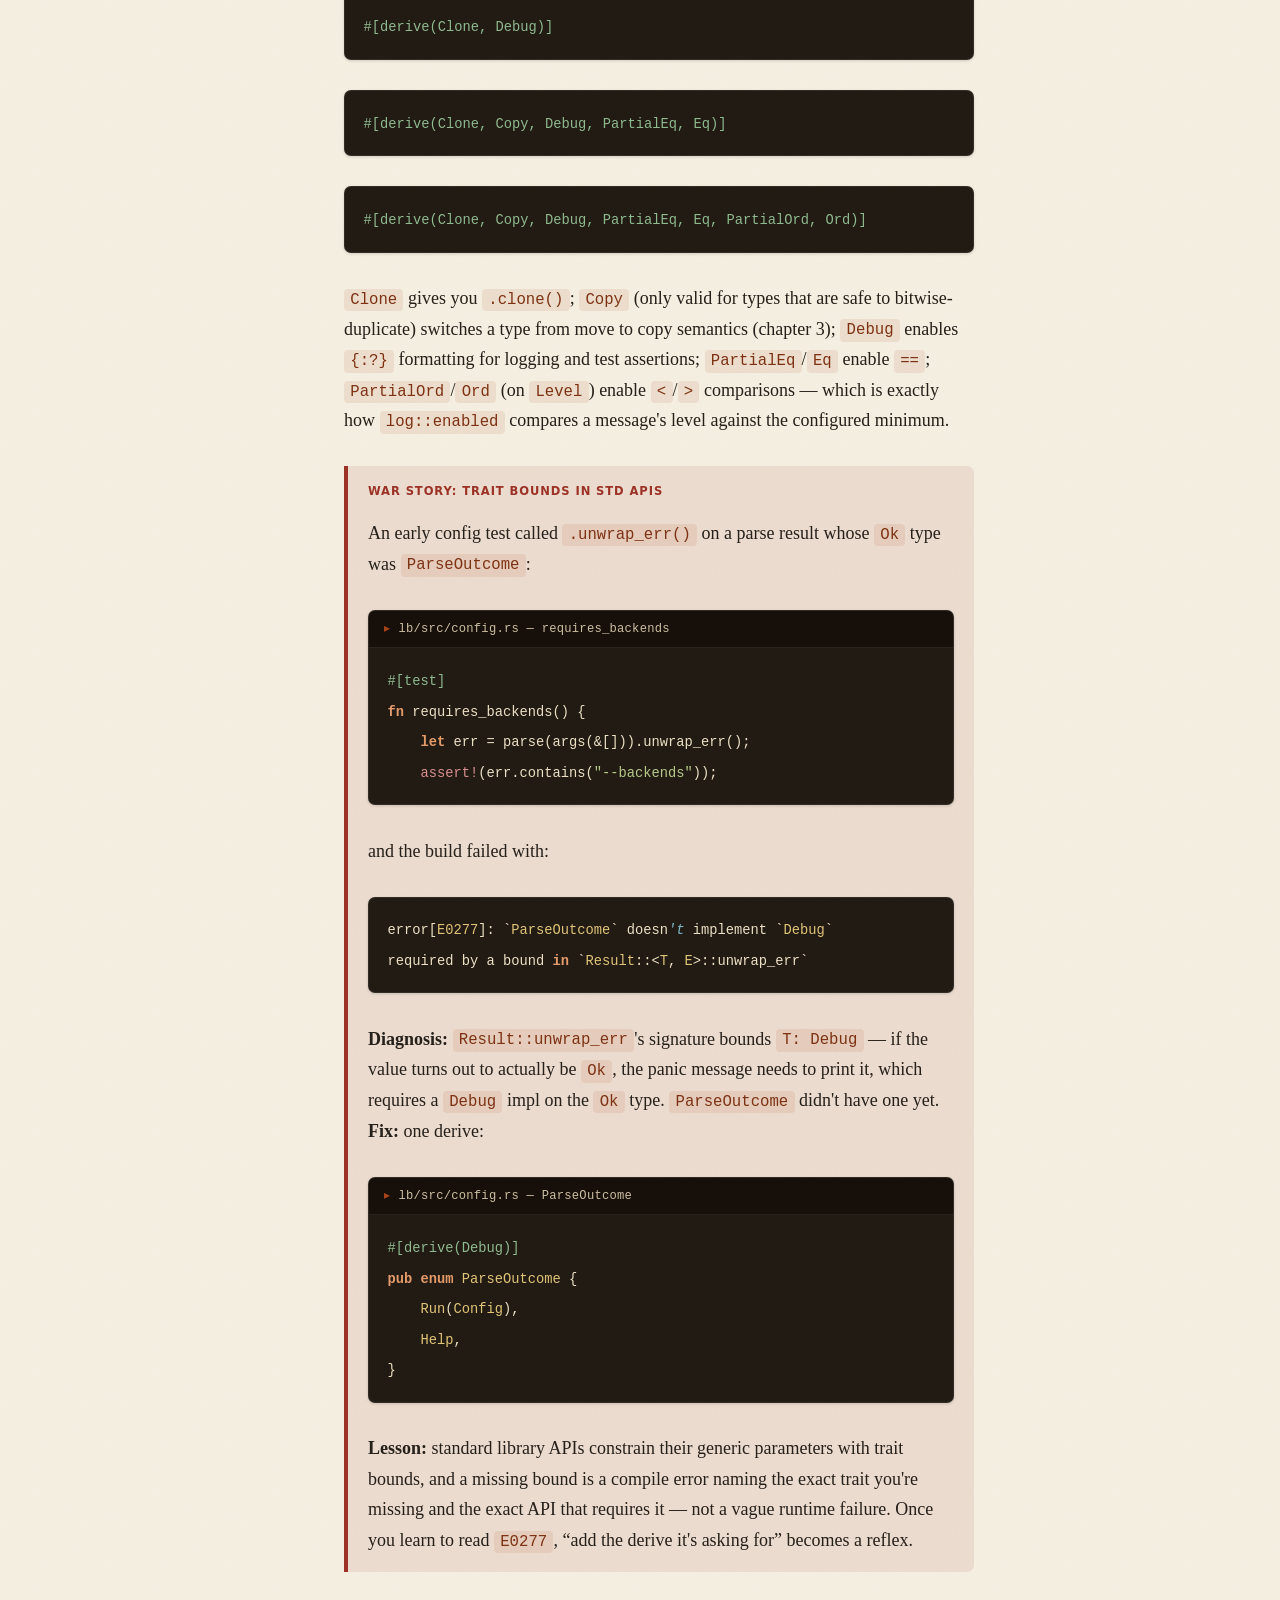
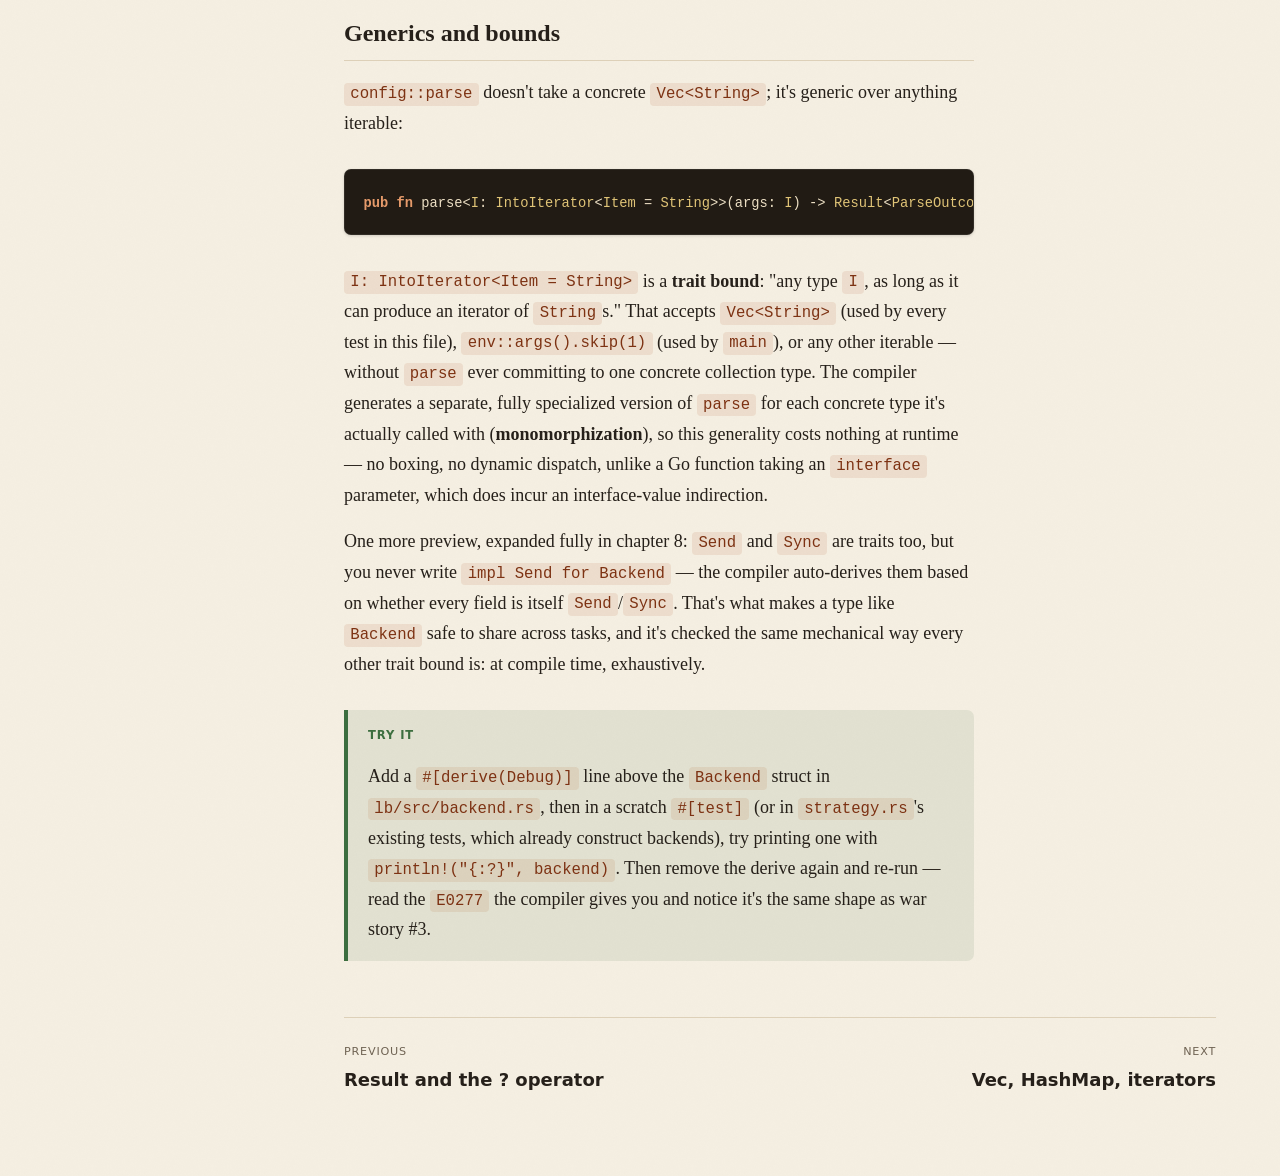
<file: learn-rust/06-structs-traits.html>
<!doctype html>
<html lang="en">
<head>
<meta charset="utf-8">
<meta name="viewport" content="width=device-width, initial-scale=1">
<title>Structs, impl, traits, derive — Learn Rust via quixiot-lb</title>
<link rel="stylesheet" href="assets/style.css">
</head>
<body>
<div class="layout">
<nav class="sidebar">
  <a class="site-title" href="index.html">Learn Rust<small>via quixiot-lb</small></a>
  <ol class="chapter-list">
<li><a class="" href="index.html"><span class="num">00</span><span>Overview &amp; map</span></a></li>
<li><a class="" href="01-toolchain.html"><span class="num">01</span><span>Cargo &amp; the crate</span></a></li>
<li><a class="" href="02-fundamentals.html"><span class="num">02</span><span>Bindings &amp; types</span></a></li>
<li><a class="" href="03-ownership.html"><span class="num">03</span><span>Ownership &amp; borrowing</span></a></li>
<li><a class="" href="04-enums-matching.html"><span class="num">04</span><span>Enums, match, Option</span></a></li>
<li><a class="" href="05-errors.html"><span class="num">05</span><span>Result and ?</span></a></li>
<li><a class="current" href="06-structs-traits.html"><span class="num">06</span><span>Structs, impl, traits</span></a></li>
<li><a class="" href="07-collections-iterators.html"><span class="num">07</span><span>Collections &amp; iterators</span></a></li>
<li><a class="" href="08-concurrency.html"><span class="num">08</span><span>Fearless concurrency</span></a></li>
<li><a class="" href="09-async.html"><span class="num">09</span><span>Async with tokio</span></a></li>
<li><a class="" href="10-parsing-macros.html"><span class="num">10</span><span>Parsing &amp; macros</span></a></li>
<li><a class="" href="11-testing.html"><span class="num">11</span><span>Testing, clippy, fmt</span></a></li>
<li><a class="" href="12-rust-vs-go.html"><span class="num">12</span><span>Rust vs Go retrospective</span></a></li>
  </ol>
  <div class="sidebar-foot">Every example on this site is real code from <code>lb/</code> in this repository. Run <code>make lb-test</code> to see it pass.</div>
</nav>
<main class="content">
<article>
<span class="kicker">Chapter 06</span>
<h1>Structs, impl, traits, derive</h1>

<p class="lede"><code>struct</code> plus <code>impl</code> is Rust's answer to "define a
type and its behavior," and <code>trait</code> is its answer to "interface" &mdash; both will
feel immediately familiar, with a few sharp differences worth calling out precisely.</p>

<h2>Struct + impl: Backend as a tour</h2>
<p>A struct is just fields; behavior lives in one or more separate <code>impl</code> blocks.
<code>Backend</code>'s fields are private by default (no <code>pub</code>):</p>
<div class="snippet">
  <div class="snippet-caption">lb/src/backend.rs — Backend</div>
  <pre><code>pub struct Backend {
    addr: SocketAddr,
    /// Label used in logs and metrics; the address string is stable and unique.
    label: String,
    healthy: AtomicBool,
    active_sessions: AtomicI64,
    selected_total: AtomicU64,
    /// Consecutive active-probe failures; reset to 0 on any success.
    health_failures: AtomicU64,
}</code></pre>
</div>
<p>Privacy means nothing outside <code>backend.rs</code> can construct a <code>Backend</code>
with an inconsistent state or mutate <code>healthy</code> directly &mdash; every read and
write goes through a method, and every one of those methods goes through an atomic operation
(chapter 8). This is Rust's version of "make the zero value useless, force construction
through a constructor" &mdash; enforced by the compiler, not just convention.</p>

<p>Methods take <code>self</code> in one of three forms, and the crate uses only the first
two: <code>&amp;self</code> (shared borrow &mdash; can read, can't mutate directly),
<code>&amp;mut self</code> (exclusive borrow &mdash; can mutate), or plain <code>self</code>
(takes ownership, consuming the value &mdash; used for builder-style APIs that transform and
return a new value, rare in this crate). Every <code>Backend</code> method takes
<code>&amp;self</code>, even the ones that update counters:</p>
<div class="snippet">
  <div class="snippet-caption">lb/src/backend.rs — mark_up / mark_down</div>
  <pre><code>/// Mark healthy and clear the failure streak. Logs only on the down→up edge
/// so steady-state probing stays quiet.
pub fn mark_up(&amp;self) {
    self.health_failures.store(0, Ordering::Relaxed);
    if !self.healthy.swap(true, Ordering::Relaxed) {
        info!("backend {} recovered -&gt; healthy", self.label);
    }
}

/// Mark unhealthy immediately. Logs only on the up→down edge.
pub fn mark_down(&amp;self) {
    if self.healthy.swap(false, Ordering::Relaxed) {
        warn!("backend {} marked unhealthy", self.label);
    }
}</code></pre>
</div>
<p><code>mark_up</code> and <code>mark_down</code> clearly mutate state, yet neither needs
<code>&amp;mut self</code>. That's only possible because every field is an atomic type with
<em>interior mutability</em> &mdash; the ability to mutate through a shared reference, safely,
via the hardware's atomic instructions instead of the borrow checker's exclusivity rule.
Chapter 8 is entirely about why that's sound and why it's the reason <code>Backend</code> can
be shared across every task touching it at once.</p>

<h2>Associated functions vs. methods</h2>
<p>A function inside an <code>impl</code> block that doesn't take <code>self</code> is an
<strong>associated function</strong> &mdash; called via <code>Type::function(...)</code>
rather than <code>value.method(...)</code>. Constructors are the common case:</p>
<div class="snippet">
  <div class="snippet-caption">lb/src/backend.rs — Backend::new</div>
  <pre><code>impl Backend {
    pub fn new(addr: SocketAddr) -&gt; Self {
        Backend {
            addr,
            label: addr.to_string(),
            // Optimistic: assume up until a probe or a live error says otherwise.
            healthy: AtomicBool::new(true),
            active_sessions: AtomicI64::new(0),
            selected_total: AtomicU64::new(0),
            health_failures: AtomicU64::new(0),
        }
    }</code></pre>
</div>
<p><code>Backend::new(addr)</code> is how every backend gets created; there's no
implicit/default construction the way a Go struct literal with omitted fields silently
zero-values everything. <code>Self</code> is shorthand for "the type this <code>impl</code>
block is for" &mdash; useful in generic or heavily-nested code; <code>Balancer::new</code> uses
it in its return type:</p>
<div class="snippet">
  <div class="snippet-caption">lb/src/balancer.rs — Balancer::new</div>
  <pre><code>impl Balancer {
    pub fn new(
        listen: UdpSocket,
        backends: Arc&lt;Vec&lt;Arc&lt;Backend&gt;&gt;&gt;,
        selector: Selector,
        metrics: Arc&lt;Metrics&gt;,
        idle_timeout: Duration,
    ) -&gt; Arc&lt;Self&gt; {
        Arc::new(Balancer {
            listen: Arc::new(listen),
            backends,
            selector,
            metrics,
            idle_timeout,
            sessions: Mutex::new(HashMap::new()),
            pool_down_warned: AtomicBool::new(false),
        })
    }</code></pre>
</div>
<p>Returning <code>Arc&lt;Self&gt;</code> instead of a bare <code>Balancer</code> is a
deliberate API choice, previewed here and explained fully in chapter 8: nearly every method on
<code>Balancer</code> needs to be callable from a spawned task, which means the balancer
itself needs to live behind a reference-counted pointer from the moment it's constructed.</p>

<h2>Traits: compile-time interfaces</h2>
<p>A <code>trait</code> declares behavior a type can implement, much like a Go interface
&mdash; but where Go interfaces are satisfied structurally (any type with the right methods
qualifies, implicitly), Rust <code>impl Trait for Type</code> is explicit, and resolution
happens at compile time by default (static dispatch, monomorphized per concrete type) rather
than through a runtime interface table. You'll recognize traits by name even before writing
one: <code>Default</code> (a type-defined "zero value" constructor), and the formatting traits
<code>Display</code> (user-facing <code>{}</code> formatting) and <code>Debug</code>
(developer-facing <code>{:?}</code> formatting). <code>Metrics</code> derives
<code>Default</code> so every atomic counter starts at zero without hand-writing a
constructor:</p>
<div class="snippet">
  <div class="snippet-caption">lb/src/metrics.rs — Metrics</div>
  <pre><code>#[derive(Default)]
pub struct Metrics {
    pub packets_to_server: AtomicU64,
    pub packets_to_client: AtomicU64,
    pub bytes_to_server: AtomicU64,
    pub bytes_to_client: AtomicU64,
    pub dropped_to_server: AtomicU64,
    pub dropped_to_client: AtomicU64,
    pub sessions_active: AtomicI64,
    pub sessions_total: AtomicU64,
    pub sessions_rejected: AtomicU64,
    pub quic_initials: AtomicU64,
}</code></pre>
</div>
<pre><code>let metrics = Arc::new(Metrics::default());</code></pre>

<h2>#[derive(...)]: generating trait impls</h2>
<p><code>#[derive(Trait)]</code> asks the compiler to generate a mechanical implementation
&mdash; no hand-written boilerplate, no risk of the implementation drifting from the fields it
should cover. This crate reaches for it constantly:</p>
<pre><code>#[derive(Clone, Debug)]</code></pre>
<pre><code>#[derive(Clone, Copy, Debug, PartialEq, Eq)]</code></pre>
<pre><code>#[derive(Clone, Copy, Debug, PartialEq, Eq, PartialOrd, Ord)]</code></pre>
<p><code>Clone</code> gives you <code>.clone()</code>; <code>Copy</code> (only valid for
types that are safe to bitwise-duplicate) switches a type from move to copy semantics
(chapter 3); <code>Debug</code> enables <code>{:?}</code> formatting for logging and test
assertions; <code>PartialEq</code>/<code>Eq</code> enable <code>==</code>;
<code>PartialOrd</code>/<code>Ord</code> (on <code>Level</code>) enable <code>&lt;</code>/<code>&gt;</code>
comparisons &mdash; which is exactly how <code>log::enabled</code> compares a message's level
against the configured minimum.</p>

<div class="callout callout-warstory">
  <span class="callout-label">War story: trait bounds in std APIs</span>
  <p>An early config test called <code>.unwrap_err()</code> on a parse result whose <code>Ok</code> type was <code>ParseOutcome</code>:</p><div class="snippet">
  <div class="snippet-caption">lb/src/config.rs — requires_backends</div>
  <pre><code>#[test]
fn requires_backends() {
    let err = parse(args(&amp;[])).unwrap_err();
    assert!(err.contains("--backends"));</code></pre>
</div><p>and the build failed with:</p><pre><code>error[E0277]: `ParseOutcome` doesn't implement `Debug`
required by a bound in `Result::&lt;T, E&gt;::unwrap_err`</code></pre><p><strong>Diagnosis:</strong> <code>Result::unwrap_err</code>'s signature bounds <code>T: Debug</code> &mdash; if the value turns out to actually be <code>Ok</code>, the panic message needs to print it, which requires a <code>Debug</code> impl on the <code>Ok</code> type. <code>ParseOutcome</code> didn't have one yet. <strong>Fix:</strong> one derive:</p><div class="snippet">
  <div class="snippet-caption">lb/src/config.rs — ParseOutcome</div>
  <pre><code>#[derive(Debug)]
pub enum ParseOutcome {
    Run(Config),
    Help,
}</code></pre>
</div><p><strong>Lesson:</strong> standard library APIs constrain their generic parameters with trait bounds, and a missing bound is a compile error naming the exact trait you're missing and the exact API that requires it &mdash; not a vague runtime failure. Once you learn to read <code>E0277</code>, &ldquo;add the derive it's asking for&rdquo; becomes a reflex.</p>
</div>

<h2>Generics and bounds</h2>
<p><code>config::parse</code> doesn't take a concrete <code>Vec&lt;String&gt;</code>; it's
generic over anything iterable:</p>
<pre><code>pub fn parse&lt;I: IntoIterator&lt;Item = String&gt;&gt;(args: I) -&gt; Result&lt;ParseOutcome, String&gt; {</code></pre>
<p><code>I: IntoIterator&lt;Item = String&gt;</code> is a <strong>trait bound</strong>: "any
type <code>I</code>, as long as it can produce an iterator of <code>String</code>s." That
accepts <code>Vec&lt;String&gt;</code> (used by every test in this file), <code>env::args().skip(1)</code>
(used by <code>main</code>), or any other iterable &mdash; without <code>parse</code> ever
committing to one concrete collection type. The compiler generates a separate, fully
specialized version of <code>parse</code> for each concrete type it's actually called with
(<strong>monomorphization</strong>), so this generality costs nothing at runtime &mdash; no
boxing, no dynamic dispatch, unlike a Go function taking an <code>interface</code> parameter,
which does incur an interface-value indirection.</p>

<p>One more preview, expanded fully in chapter 8: <code>Send</code> and <code>Sync</code> are
traits too, but you never write <code>impl Send for Backend</code> &mdash; the compiler
auto-derives them based on whether every field is itself <code>Send</code>/<code>Sync</code>.
That's what makes a type like <code>Backend</code> safe to share across tasks, and it's
checked the same mechanical way every other trait bound is: at compile time, exhaustively.</p>

<div class="callout callout-tryit">
  <span class="callout-label">Try it</span>
  <p>Add a <code>#[derive(Debug)]</code> line above the <code>Backend</code> struct in <code>lb/src/backend.rs</code>, then in a scratch <code>#[test]</code> (or in <code>strategy.rs</code>'s existing tests, which already construct backends), try printing one with <code>println!("{:?}", backend)</code>. Then remove the derive again and re-run &mdash; read the <code>E0277</code> the compiler gives you and notice it's the same shape as war story #3.</p>
</div>

</article>
<footer class="chapter-nav"><a class="prev" href="05-errors.html"><span class="label">Previous</span><span class="chapter-nav-title">Result and the ? operator</span></a><a class="next" href="07-collections-iterators.html"><span class="label">Next</span><span class="chapter-nav-title">Vec, HashMap, iterators</span></a></footer>
</main>
</div>
<script src="assets/highlight.js"></script>
</body>
</html>
</file>
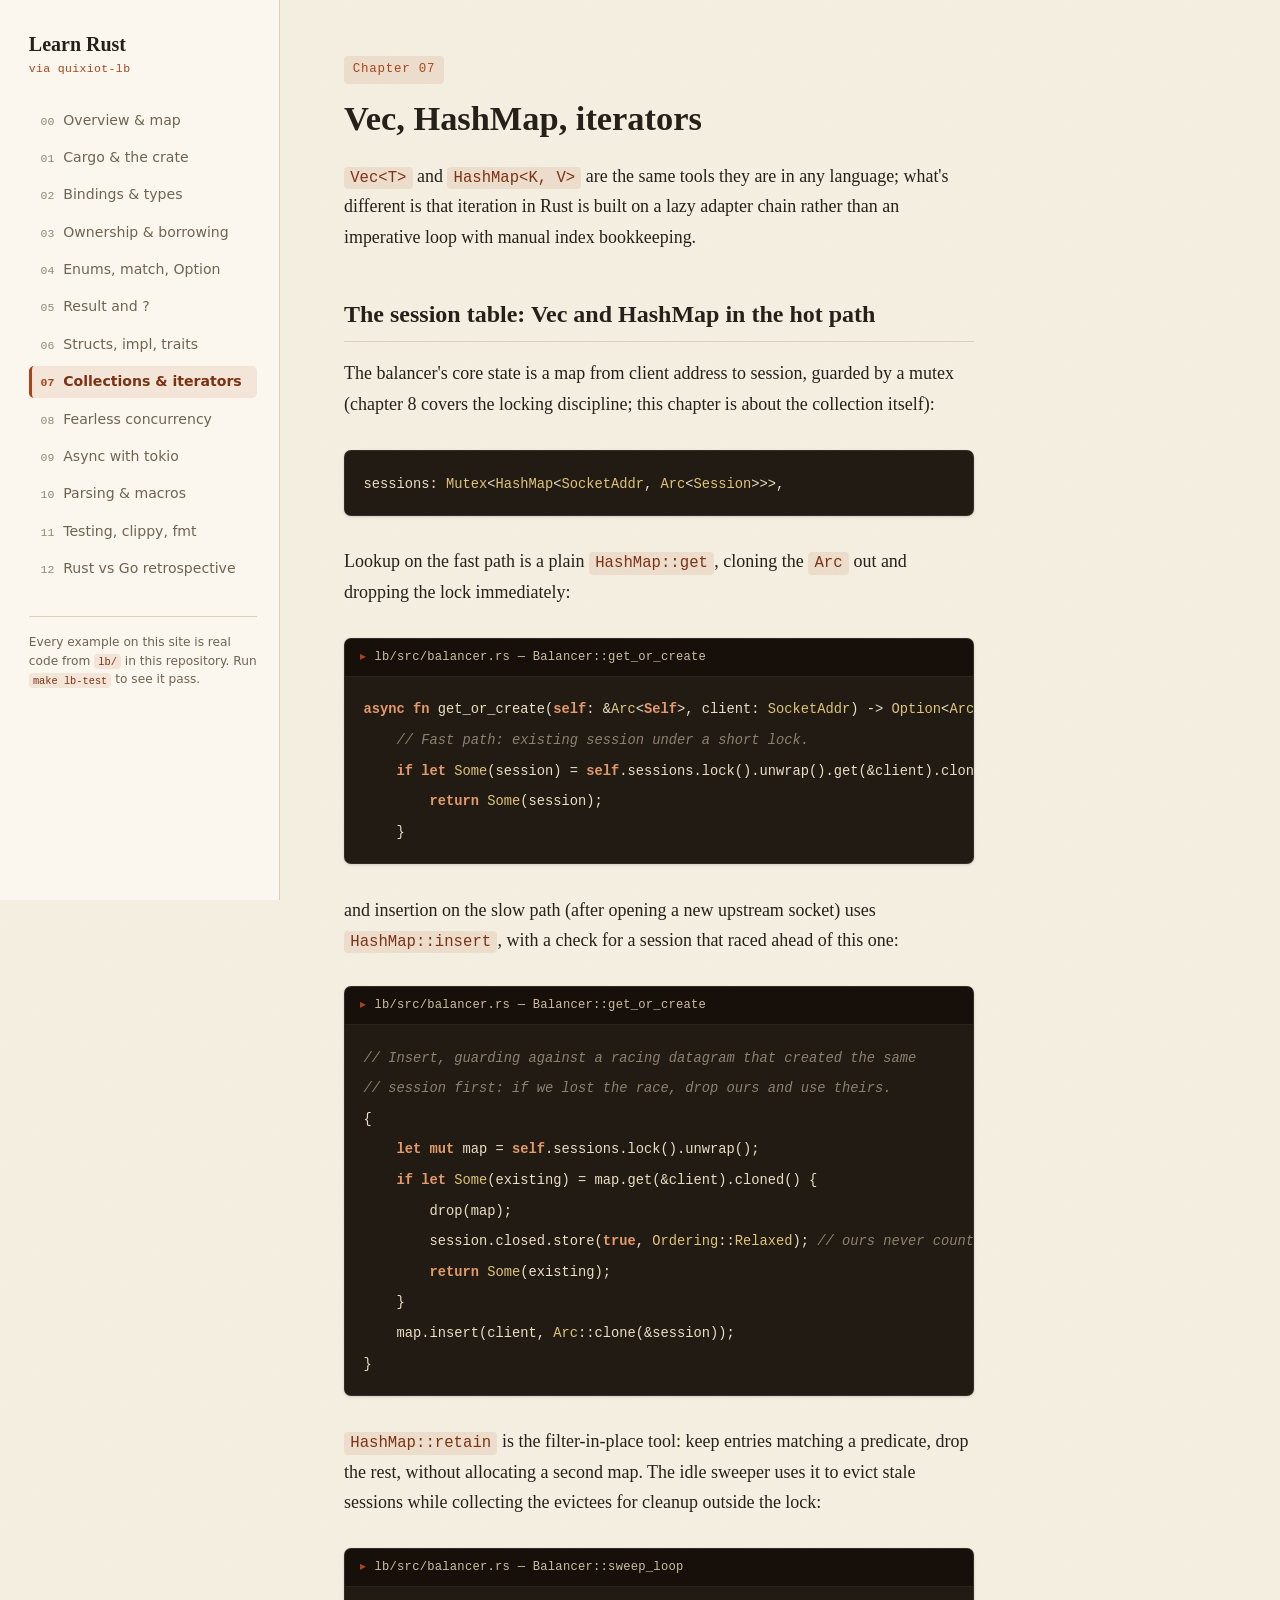
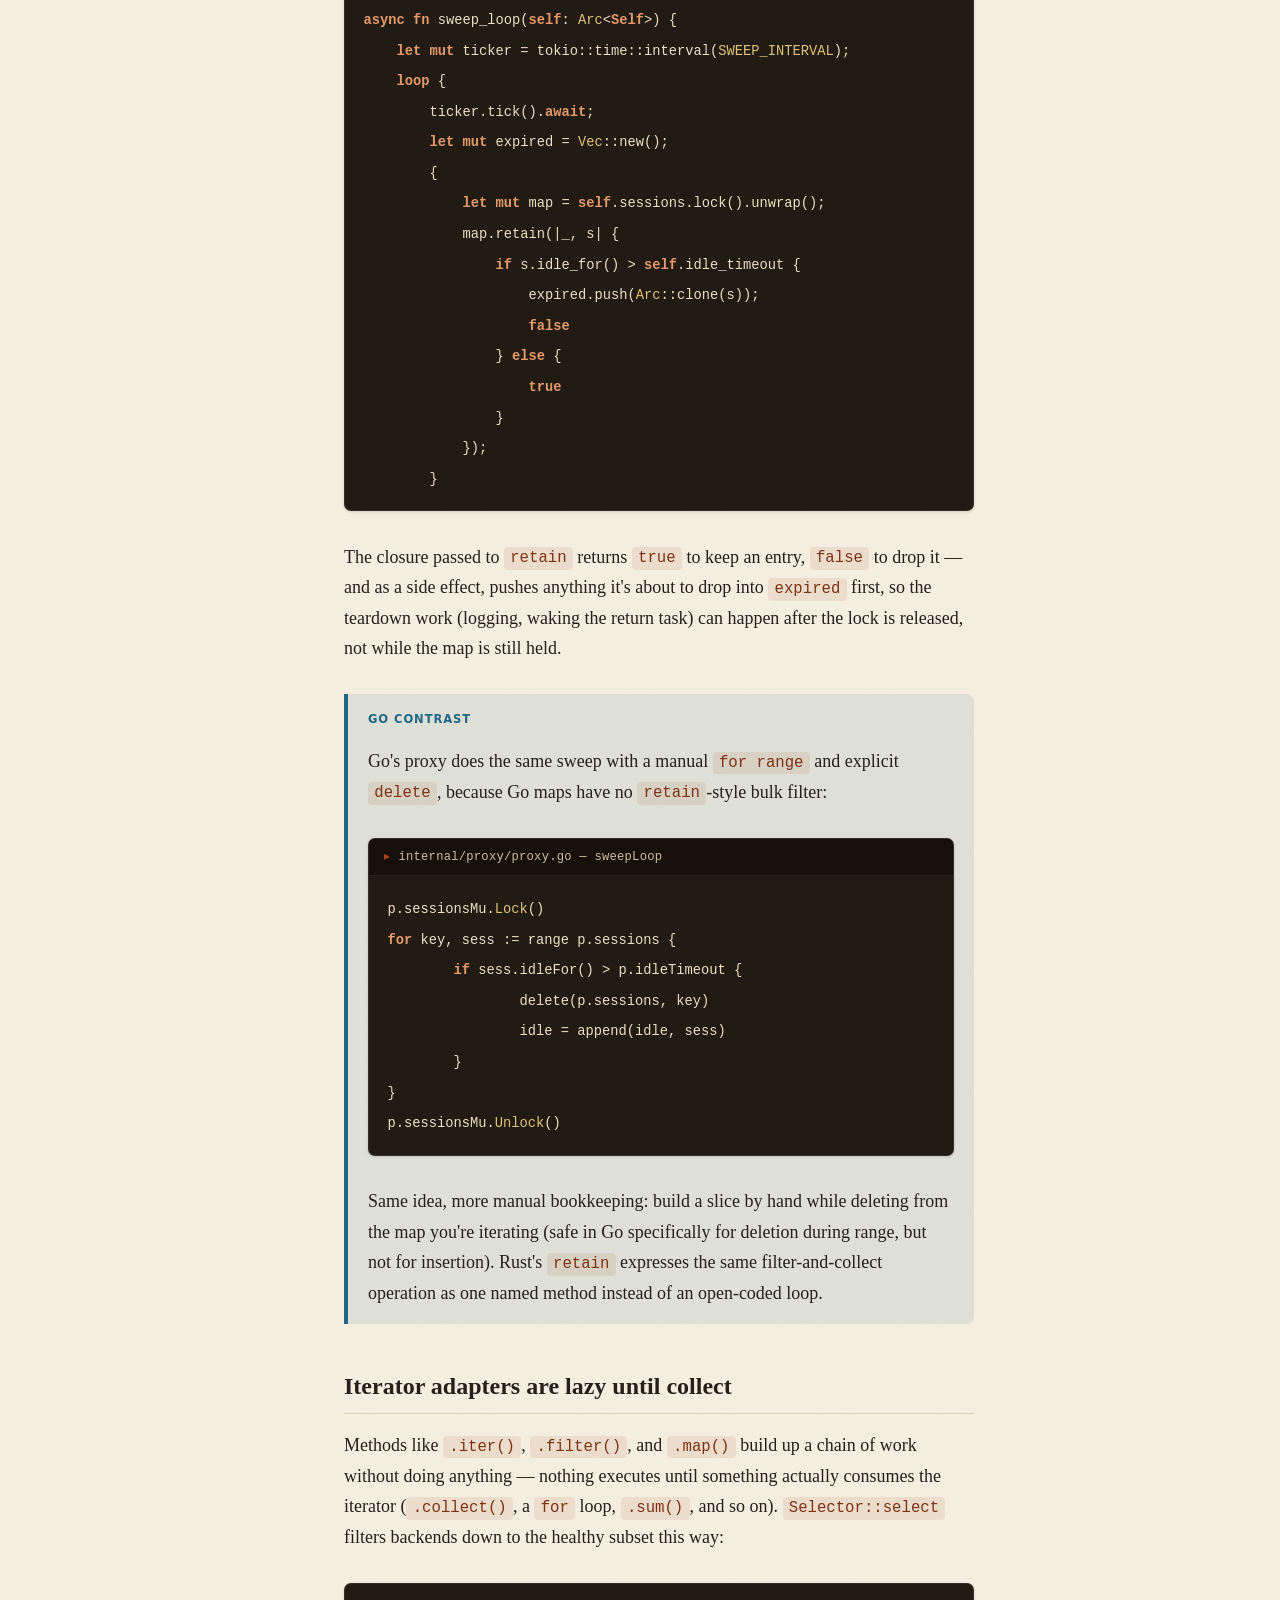
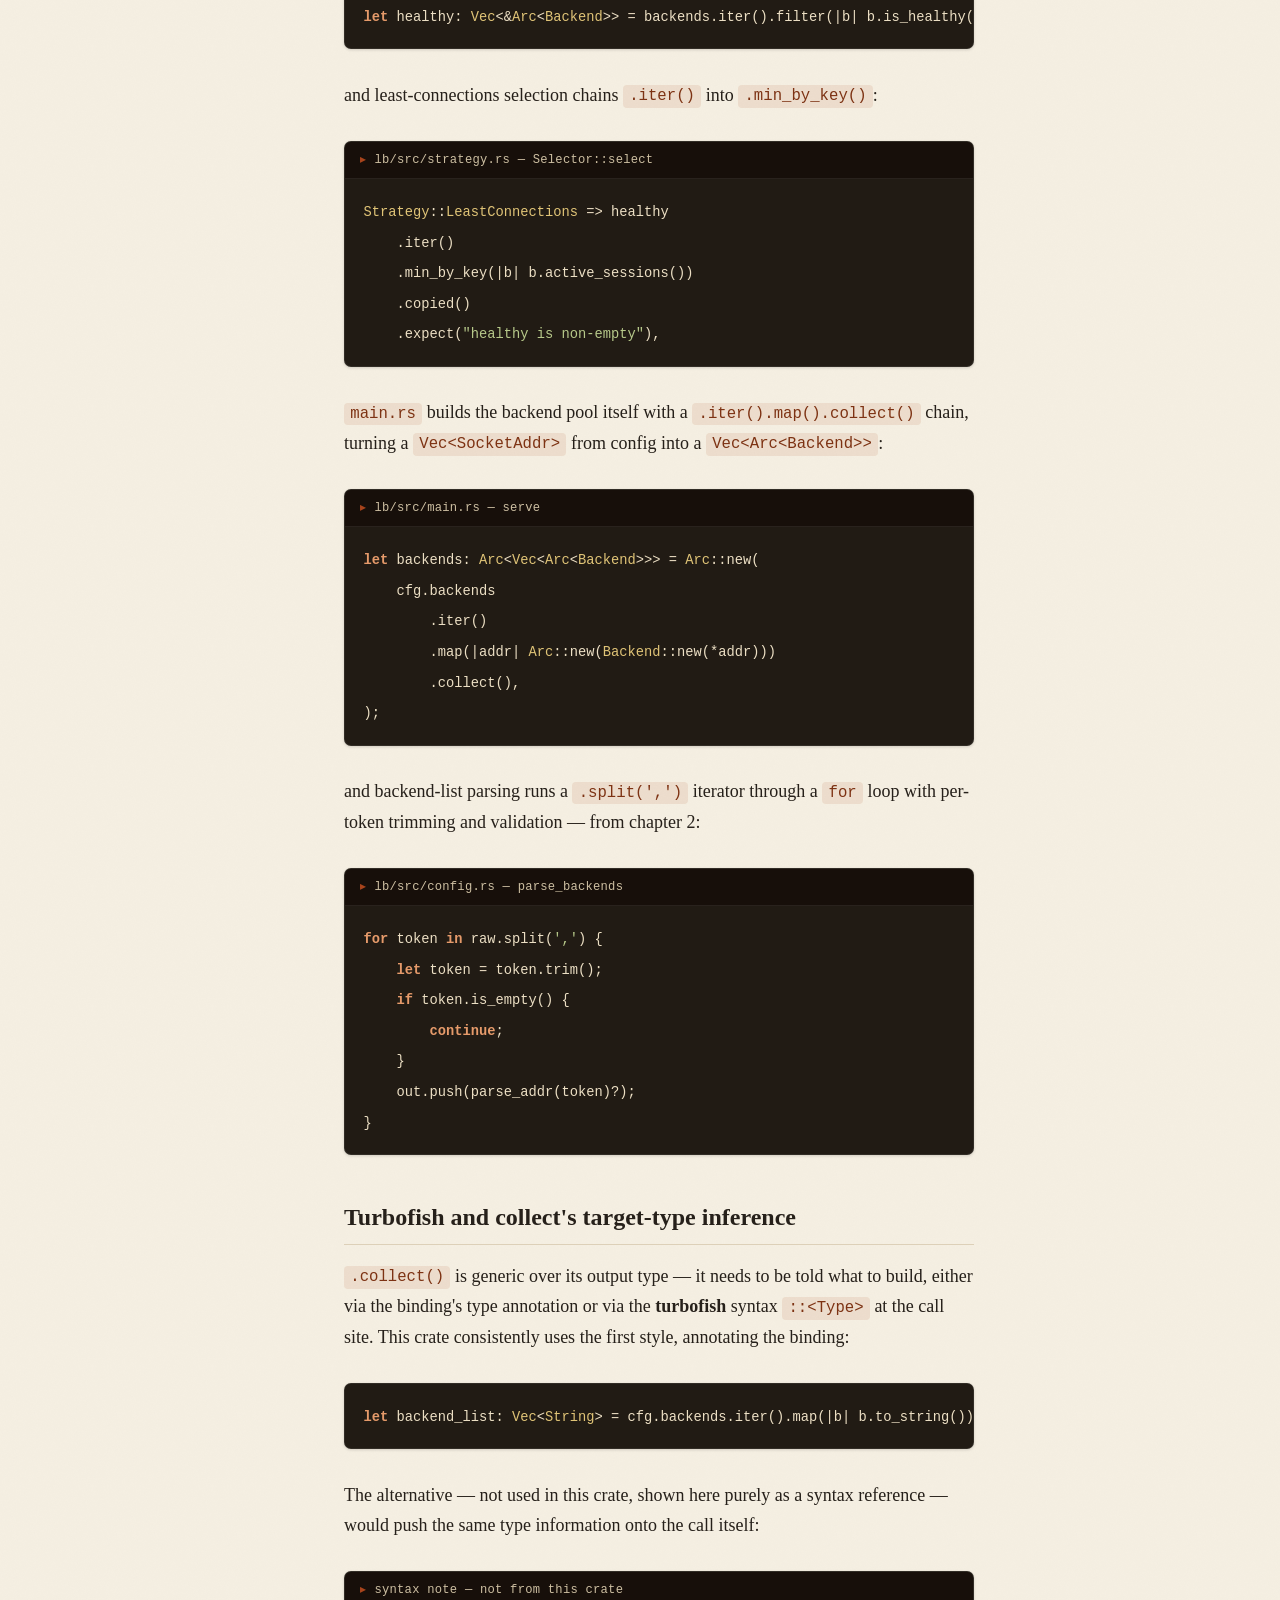
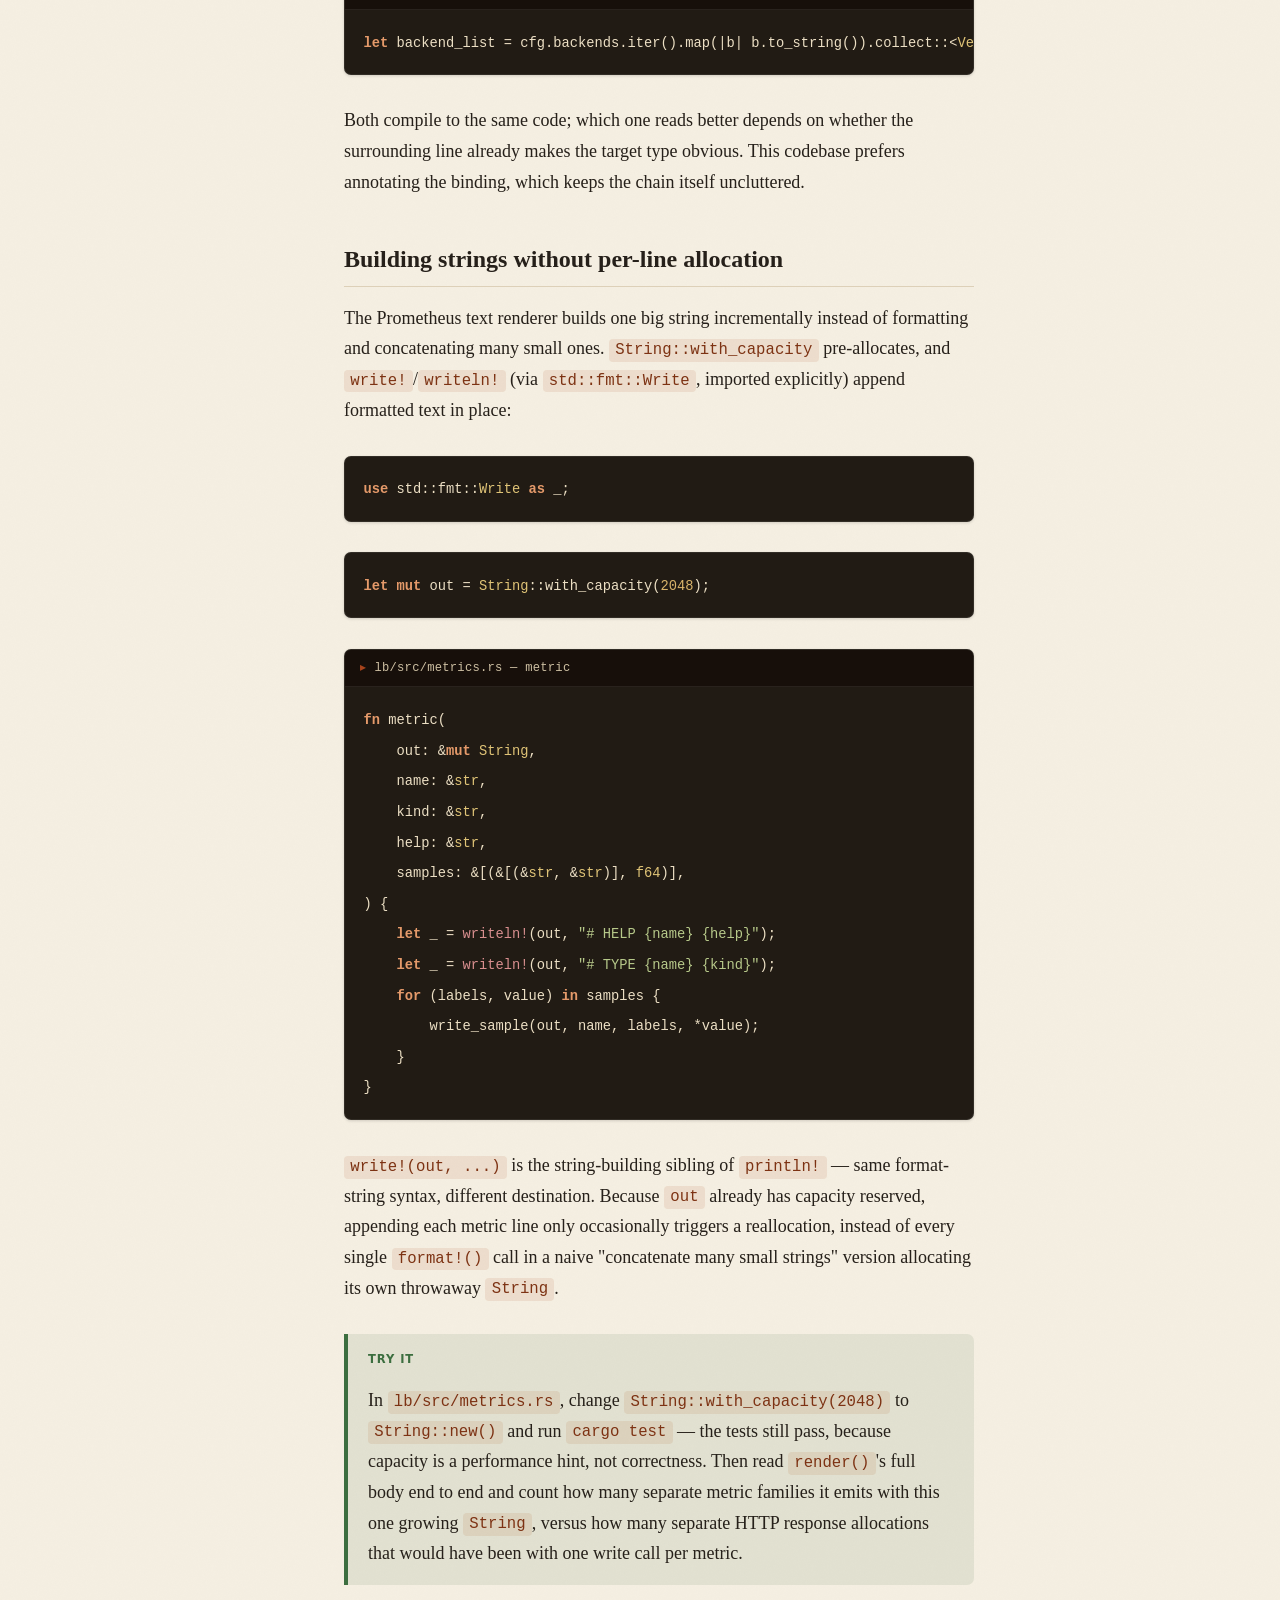
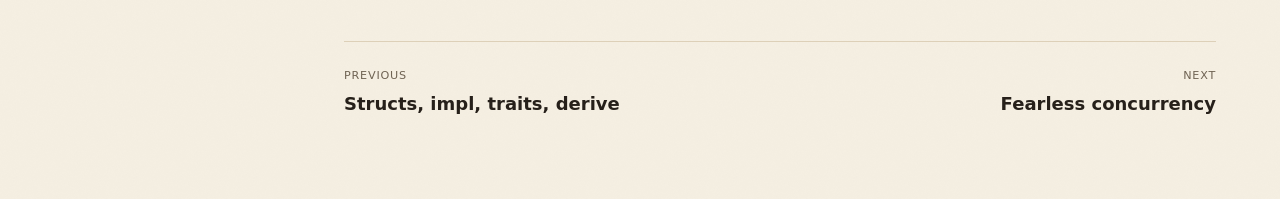
<file: learn-rust/07-collections-iterators.html>
<!doctype html>
<html lang="en">
<head>
<meta charset="utf-8">
<meta name="viewport" content="width=device-width, initial-scale=1">
<title>Vec, HashMap, iterators — Learn Rust via quixiot-lb</title>
<link rel="stylesheet" href="assets/style.css">
</head>
<body>
<div class="layout">
<nav class="sidebar">
  <a class="site-title" href="index.html">Learn Rust<small>via quixiot-lb</small></a>
  <ol class="chapter-list">
<li><a class="" href="index.html"><span class="num">00</span><span>Overview &amp; map</span></a></li>
<li><a class="" href="01-toolchain.html"><span class="num">01</span><span>Cargo &amp; the crate</span></a></li>
<li><a class="" href="02-fundamentals.html"><span class="num">02</span><span>Bindings &amp; types</span></a></li>
<li><a class="" href="03-ownership.html"><span class="num">03</span><span>Ownership &amp; borrowing</span></a></li>
<li><a class="" href="04-enums-matching.html"><span class="num">04</span><span>Enums, match, Option</span></a></li>
<li><a class="" href="05-errors.html"><span class="num">05</span><span>Result and ?</span></a></li>
<li><a class="" href="06-structs-traits.html"><span class="num">06</span><span>Structs, impl, traits</span></a></li>
<li><a class="current" href="07-collections-iterators.html"><span class="num">07</span><span>Collections &amp; iterators</span></a></li>
<li><a class="" href="08-concurrency.html"><span class="num">08</span><span>Fearless concurrency</span></a></li>
<li><a class="" href="09-async.html"><span class="num">09</span><span>Async with tokio</span></a></li>
<li><a class="" href="10-parsing-macros.html"><span class="num">10</span><span>Parsing &amp; macros</span></a></li>
<li><a class="" href="11-testing.html"><span class="num">11</span><span>Testing, clippy, fmt</span></a></li>
<li><a class="" href="12-rust-vs-go.html"><span class="num">12</span><span>Rust vs Go retrospective</span></a></li>
  </ol>
  <div class="sidebar-foot">Every example on this site is real code from <code>lb/</code> in this repository. Run <code>make lb-test</code> to see it pass.</div>
</nav>
<main class="content">
<article>
<span class="kicker">Chapter 07</span>
<h1>Vec, HashMap, iterators</h1>

<p class="lede"><code>Vec&lt;T&gt;</code> and <code>HashMap&lt;K, V&gt;</code> are the same
tools they are in any language; what's different is that iteration in Rust is built on a lazy
adapter chain rather than an imperative loop with manual index bookkeeping.</p>

<h2>The session table: Vec and HashMap in the hot path</h2>
<p>The balancer's core state is a map from client address to session, guarded by a mutex
(chapter 8 covers the locking discipline; this chapter is about the collection itself):</p>
<pre><code>sessions: Mutex&lt;HashMap&lt;SocketAddr, Arc&lt;Session&gt;&gt;&gt;,</code></pre>
<p>Lookup on the fast path is a plain <code>HashMap::get</code>, cloning the <code>Arc</code>
out and dropping the lock immediately:</p>
<div class="snippet">
  <div class="snippet-caption">lb/src/balancer.rs — Balancer::get_or_create</div>
  <pre><code>async fn get_or_create(self: &amp;Arc&lt;Self&gt;, client: SocketAddr) -&gt; Option&lt;Arc&lt;Session&gt;&gt; {
    // Fast path: existing session under a short lock.
    if let Some(session) = self.sessions.lock().unwrap().get(&amp;client).cloned() {
        return Some(session);
    }</code></pre>
</div>
<p>and insertion on the slow path (after opening a new upstream socket) uses
<code>HashMap::insert</code>, with a check for a session that raced ahead of this one:</p>
<div class="snippet">
  <div class="snippet-caption">lb/src/balancer.rs — Balancer::get_or_create</div>
  <pre><code>// Insert, guarding against a racing datagram that created the same
// session first: if we lost the race, drop ours and use theirs.
{
    let mut map = self.sessions.lock().unwrap();
    if let Some(existing) = map.get(&amp;client).cloned() {
        drop(map);
        session.closed.store(true, Ordering::Relaxed); // ours never counted
        return Some(existing);
    }
    map.insert(client, Arc::clone(&amp;session));
}</code></pre>
</div>

<p><code>HashMap::retain</code> is the filter-in-place tool: keep entries matching a predicate,
drop the rest, without allocating a second map. The idle sweeper uses it to evict stale
sessions while collecting the evictees for cleanup outside the lock:</p>
<div class="snippet">
  <div class="snippet-caption">lb/src/balancer.rs — Balancer::sweep_loop</div>
  <pre><code>async fn sweep_loop(self: Arc&lt;Self&gt;) {
    let mut ticker = tokio::time::interval(SWEEP_INTERVAL);
    loop {
        ticker.tick().await;
        let mut expired = Vec::new();
        {
            let mut map = self.sessions.lock().unwrap();
            map.retain(|_, s| {
                if s.idle_for() &gt; self.idle_timeout {
                    expired.push(Arc::clone(s));
                    false
                } else {
                    true
                }
            });
        }</code></pre>
</div>
<p>The closure passed to <code>retain</code> returns <code>true</code> to keep an entry,
<code>false</code> to drop it &mdash; and as a side effect, pushes anything it's about to drop
into <code>expired</code> first, so the teardown work (logging, waking the return task) can
happen after the lock is released, not while the map is still held.</p>

<div class="callout callout-go">
  <span class="callout-label">Go contrast</span>
  <p>Go's proxy does the same sweep with a manual <code>for range</code> and explicit <code>delete</code>, because Go maps have no <code>retain</code>-style bulk filter:</p><div class="snippet">
  <div class="snippet-caption">internal/proxy/proxy.go — sweepLoop</div>
  <pre><code>p.sessionsMu.Lock()
for key, sess := range p.sessions {
	if sess.idleFor() &gt; p.idleTimeout {
		delete(p.sessions, key)
		idle = append(idle, sess)
	}
}
p.sessionsMu.Unlock()</code></pre>
</div><p>Same idea, more manual bookkeeping: build a slice by hand while deleting from the map you're iterating (safe in Go specifically for deletion during range, but not for insertion). Rust's <code>retain</code> expresses the same filter-and-collect operation as one named method instead of an open-coded loop.</p>
</div>

<h2>Iterator adapters are lazy until collect</h2>
<p>Methods like <code>.iter()</code>, <code>.filter()</code>, and <code>.map()</code> build up
a chain of work without doing anything &mdash; nothing executes until something actually
consumes the iterator (<code>.collect()</code>, a <code>for</code> loop, <code>.sum()</code>,
and so on). <code>Selector::select</code> filters backends down to the healthy subset this
way:</p>
<pre><code>let healthy: Vec&lt;&amp;Arc&lt;Backend&gt;&gt; = backends.iter().filter(|b| b.is_healthy()).collect();</code></pre>
<p>and least-connections selection chains <code>.iter()</code> into
<code>.min_by_key()</code>:</p>
<div class="snippet">
  <div class="snippet-caption">lb/src/strategy.rs — Selector::select</div>
  <pre><code>Strategy::LeastConnections =&gt; healthy
    .iter()
    .min_by_key(|b| b.active_sessions())
    .copied()
    .expect("healthy is non-empty"),</code></pre>
</div>
<p><code>main.rs</code> builds the backend pool itself with a
<code>.iter().map().collect()</code> chain, turning a <code>Vec&lt;SocketAddr&gt;</code> from
config into a <code>Vec&lt;Arc&lt;Backend&gt;&gt;</code>:</p>
<div class="snippet">
  <div class="snippet-caption">lb/src/main.rs — serve</div>
  <pre><code>let backends: Arc&lt;Vec&lt;Arc&lt;Backend&gt;&gt;&gt; = Arc::new(
    cfg.backends
        .iter()
        .map(|addr| Arc::new(Backend::new(*addr)))
        .collect(),
);</code></pre>
</div>
<p>and backend-list parsing runs a <code>.split(',')</code> iterator through a
<code>for</code> loop with per-token trimming and validation &mdash; from chapter 2:</p>
<div class="snippet">
  <div class="snippet-caption">lb/src/config.rs — parse_backends</div>
  <pre><code>for token in raw.split(',') {
    let token = token.trim();
    if token.is_empty() {
        continue;
    }
    out.push(parse_addr(token)?);
}</code></pre>
</div>

<h2>Turbofish and collect's target-type inference</h2>
<p><code>.collect()</code> is generic over its output type &mdash; it needs to be told what to
build, either via the binding's type annotation or via the <strong>turbofish</strong>
syntax <code>::&lt;Type&gt;</code> at the call site. This crate consistently uses the first
style, annotating the binding:</p>
<pre><code>let backend_list: Vec&lt;String&gt; = cfg.backends.iter().map(|b| b.to_string()).collect();</code></pre>
<p>The alternative &mdash; not used in this crate, shown here purely as a syntax reference
&mdash; would push the same type information onto the call itself:</p>
<div class="snippet">
  <div class="snippet-caption">syntax note — not from this crate</div>
  <pre><code>let backend_list = cfg.backends.iter().map(|b| b.to_string()).collect::&lt;Vec&lt;_&gt;&gt;();</code></pre>
</div>
<p>Both compile to the same code; which one reads better depends on whether the surrounding
line already makes the target type obvious. This codebase prefers annotating the binding,
which keeps the chain itself uncluttered.</p>

<h2>Building strings without per-line allocation</h2>
<p>The Prometheus text renderer builds one big string incrementally instead of formatting and
concatenating many small ones. <code>String::with_capacity</code> pre-allocates, and
<code>write!</code>/<code>writeln!</code> (via <code>std::fmt::Write</code>, imported
explicitly) append formatted text in place:</p>
<pre><code>use std::fmt::Write as _;</code></pre>
<pre><code>let mut out = String::with_capacity(2048);</code></pre>
<div class="snippet">
  <div class="snippet-caption">lb/src/metrics.rs — metric</div>
  <pre><code>fn metric(
    out: &amp;mut String,
    name: &amp;str,
    kind: &amp;str,
    help: &amp;str,
    samples: &amp;[(&amp;[(&amp;str, &amp;str)], f64)],
) {
    let _ = writeln!(out, "# HELP {name} {help}");
    let _ = writeln!(out, "# TYPE {name} {kind}");
    for (labels, value) in samples {
        write_sample(out, name, labels, *value);
    }
}</code></pre>
</div>
<p><code>write!(out, ...)</code> is the string-building sibling of <code>println!</code>
&mdash; same format-string syntax, different destination. Because <code>out</code> already has
capacity reserved, appending each metric line only occasionally triggers a reallocation,
instead of every single <code>format!()</code> call in a naive "concatenate many small
strings" version allocating its own throwaway <code>String</code>.</p>

<div class="callout callout-tryit">
  <span class="callout-label">Try it</span>
  <p>In <code>lb/src/metrics.rs</code>, change <code>String::with_capacity(2048)</code> to <code>String::new()</code> and run <code>cargo test</code> &mdash; the tests still pass, because capacity is a performance hint, not correctness. Then read <code>render()</code>'s full body end to end and count how many separate metric families it emits with this one growing <code>String</code>, versus how many separate HTTP response allocations that would have been with one write call per metric.</p>
</div>

</article>
<footer class="chapter-nav"><a class="prev" href="06-structs-traits.html"><span class="label">Previous</span><span class="chapter-nav-title">Structs, impl, traits, derive</span></a><a class="next" href="08-concurrency.html"><span class="label">Next</span><span class="chapter-nav-title">Fearless concurrency</span></a></footer>
</main>
</div>
<script src="assets/highlight.js"></script>
</body>
</html>
</file>
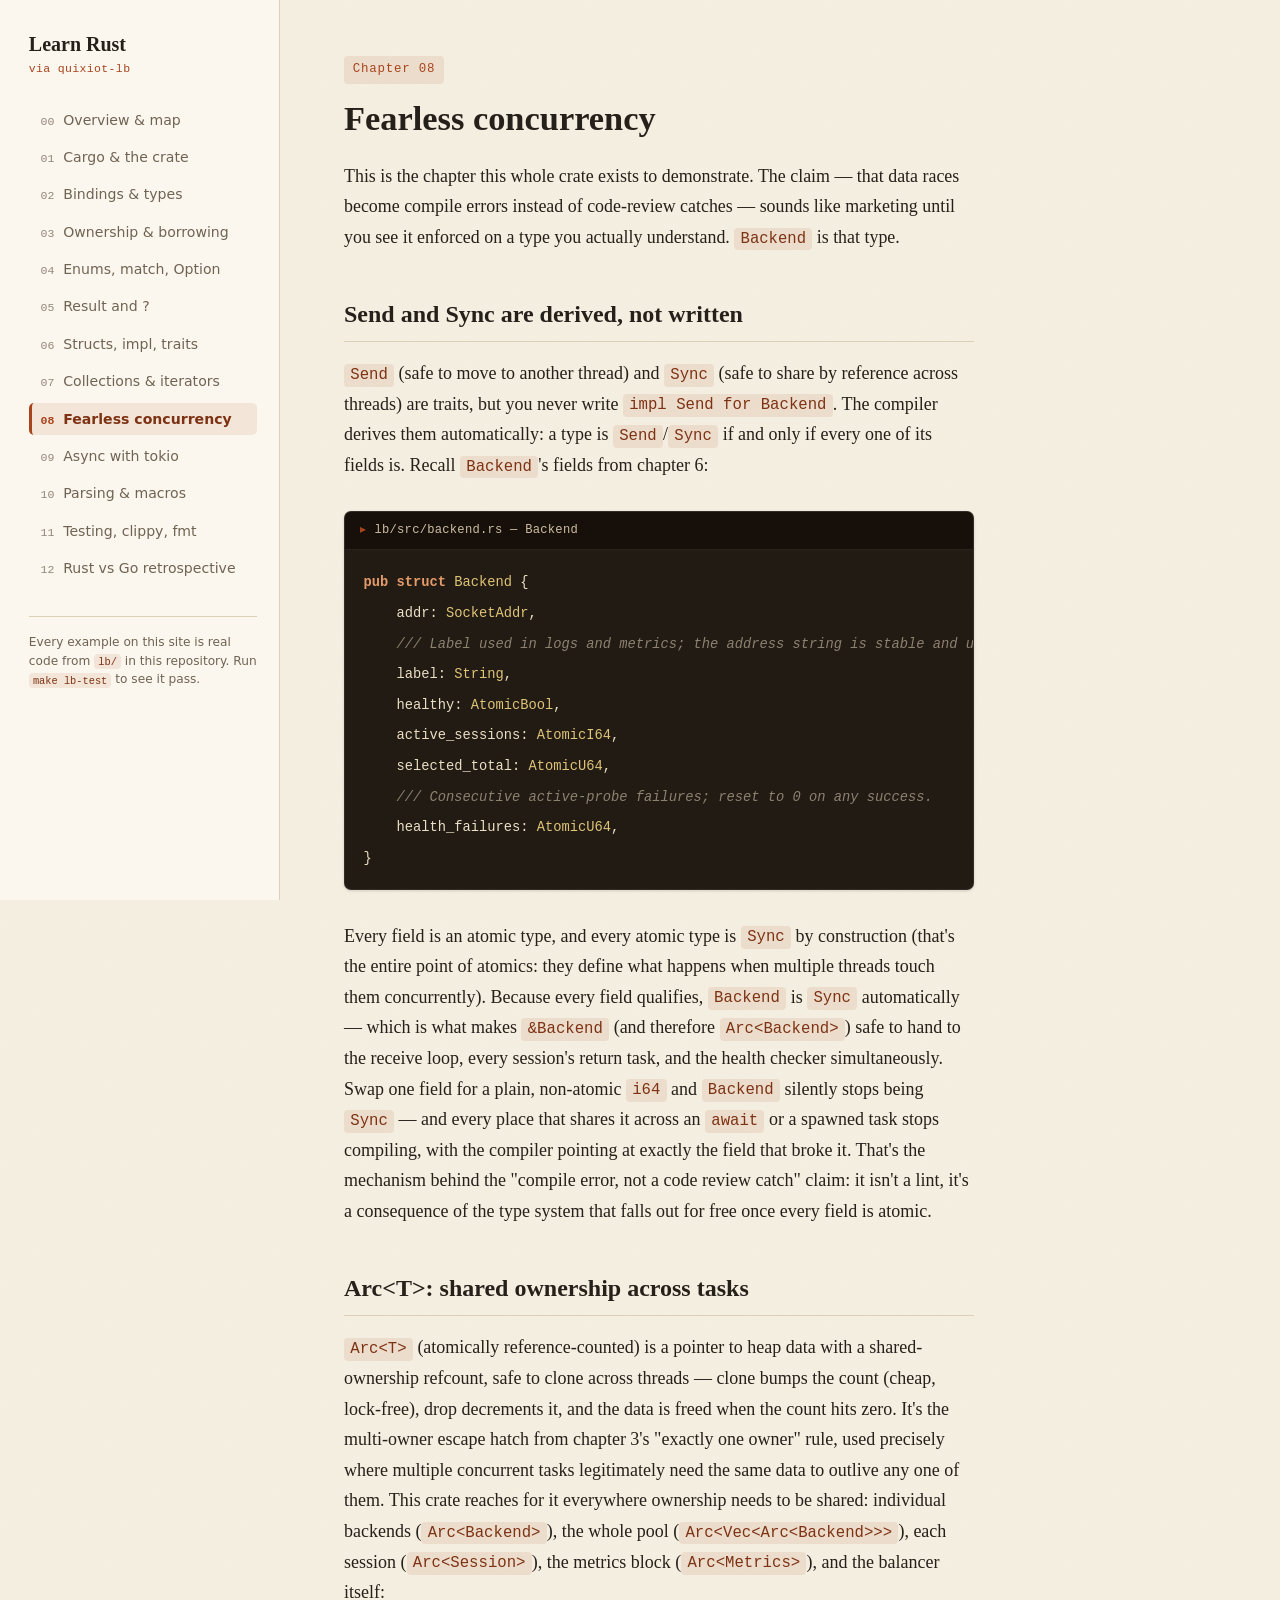
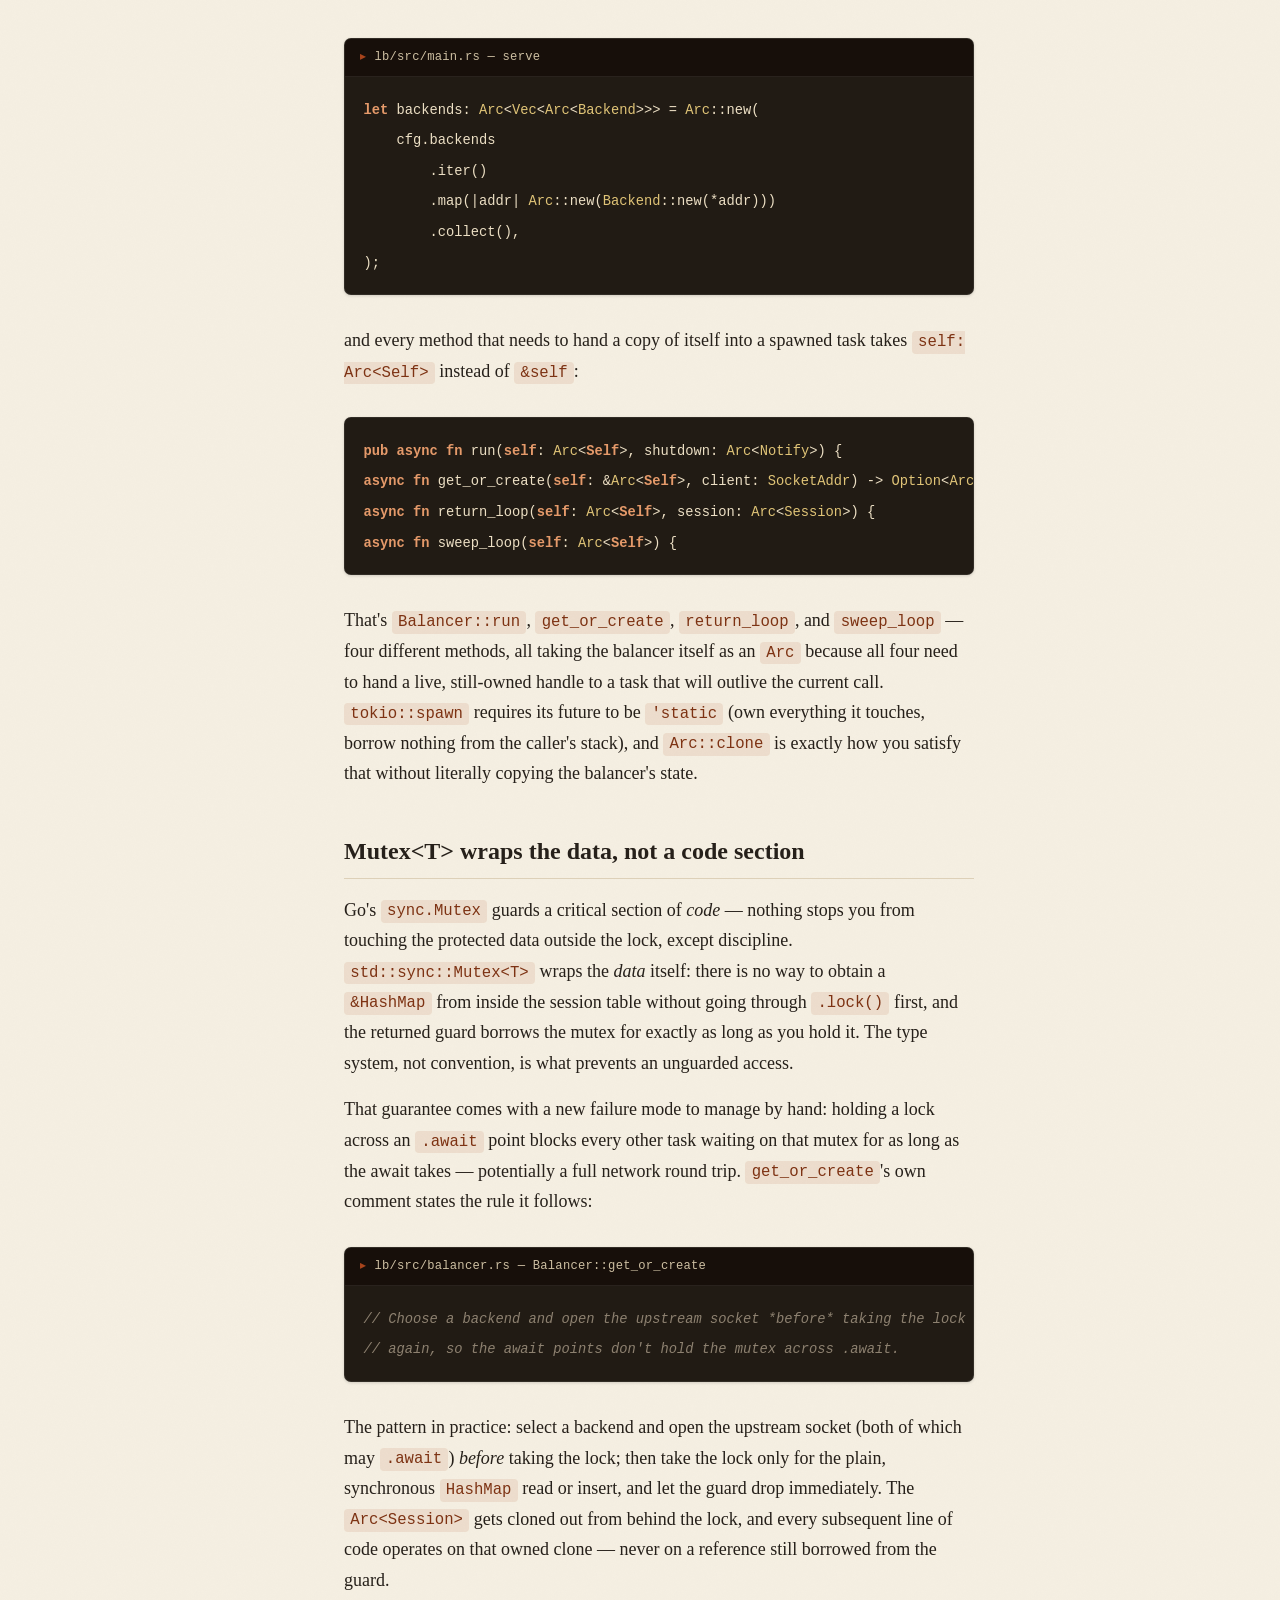
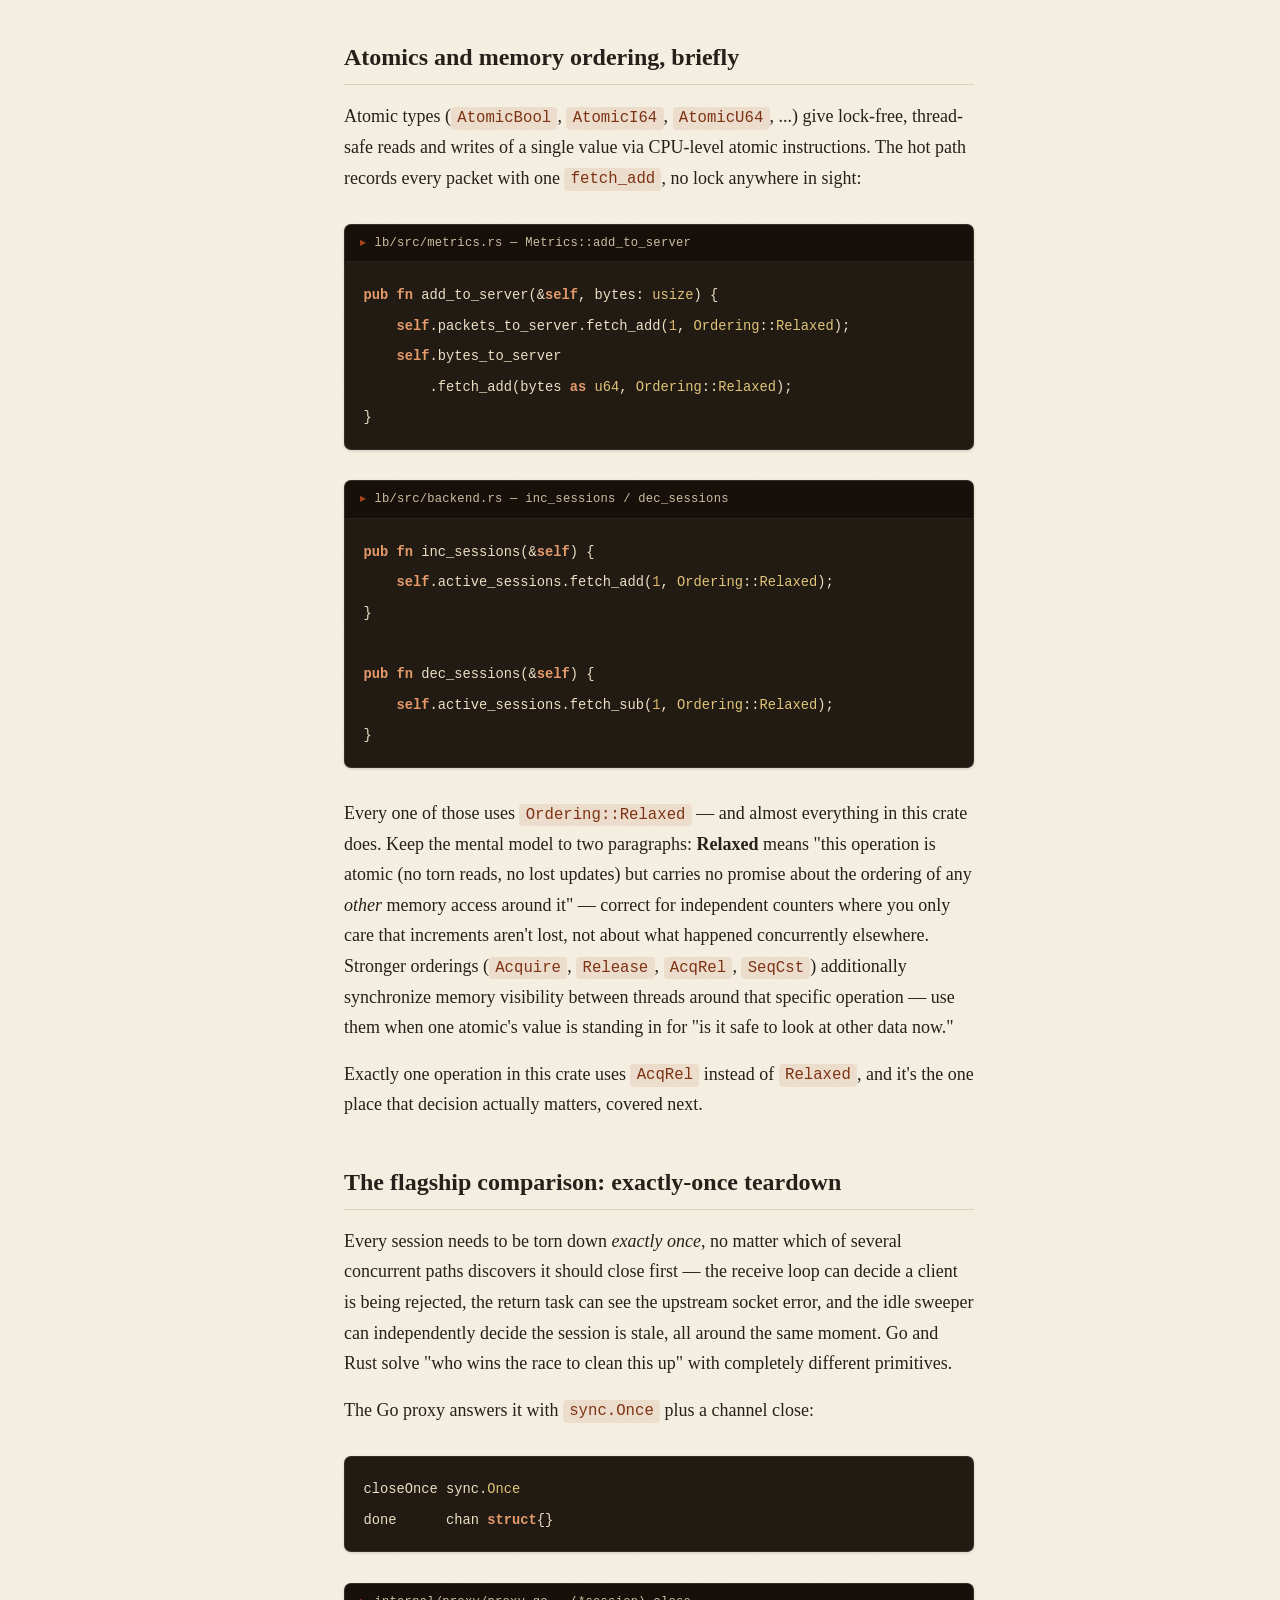
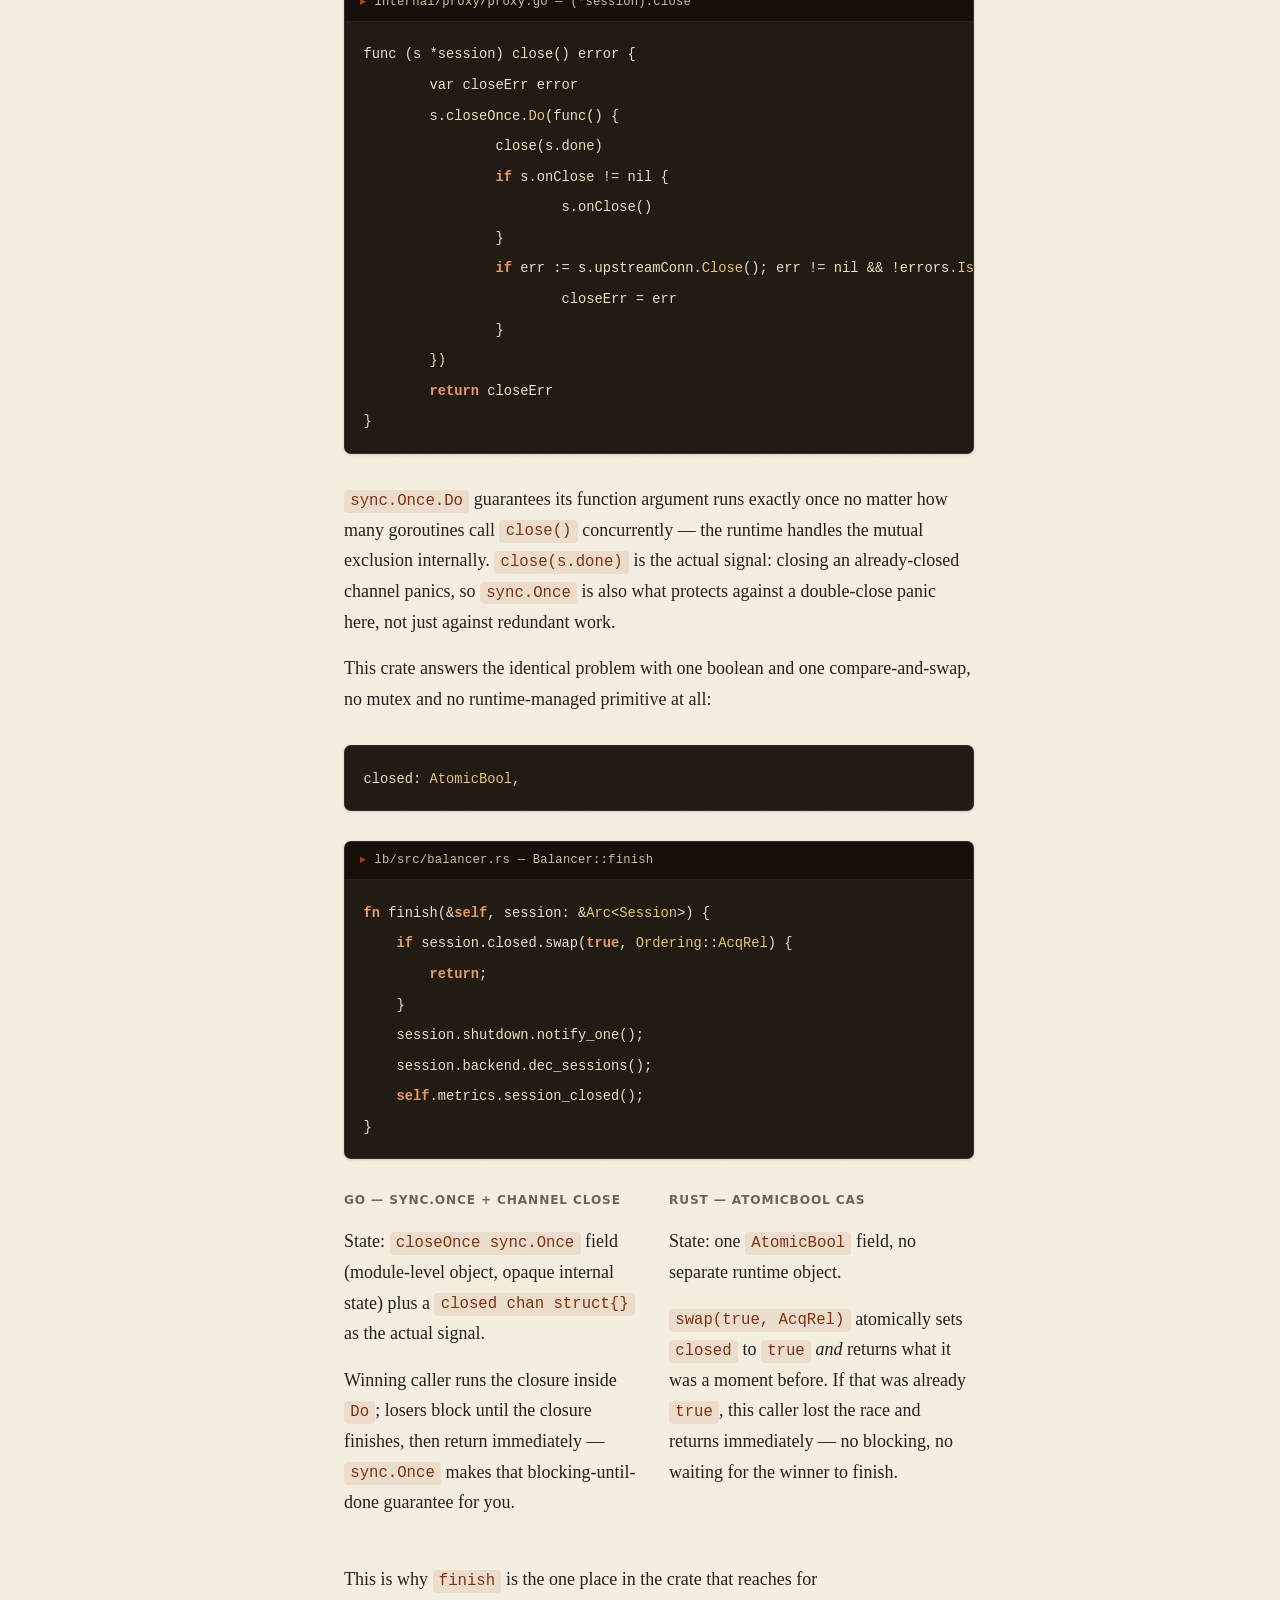
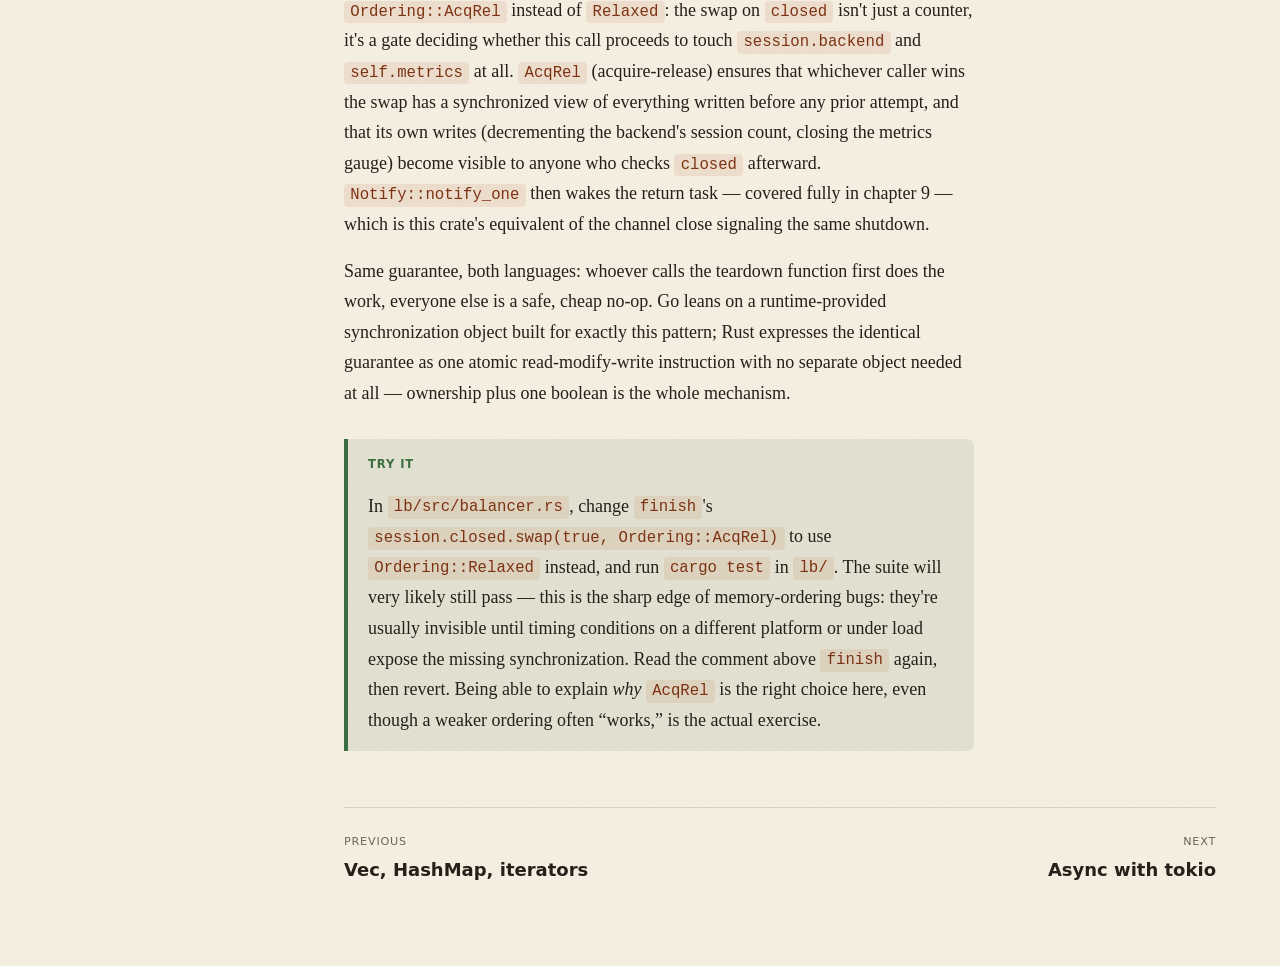
<file: learn-rust/08-concurrency.html>
<!doctype html>
<html lang="en">
<head>
<meta charset="utf-8">
<meta name="viewport" content="width=device-width, initial-scale=1">
<title>Fearless concurrency — Learn Rust via quixiot-lb</title>
<link rel="stylesheet" href="assets/style.css">
</head>
<body>
<div class="layout">
<nav class="sidebar">
  <a class="site-title" href="index.html">Learn Rust<small>via quixiot-lb</small></a>
  <ol class="chapter-list">
<li><a class="" href="index.html"><span class="num">00</span><span>Overview &amp; map</span></a></li>
<li><a class="" href="01-toolchain.html"><span class="num">01</span><span>Cargo &amp; the crate</span></a></li>
<li><a class="" href="02-fundamentals.html"><span class="num">02</span><span>Bindings &amp; types</span></a></li>
<li><a class="" href="03-ownership.html"><span class="num">03</span><span>Ownership &amp; borrowing</span></a></li>
<li><a class="" href="04-enums-matching.html"><span class="num">04</span><span>Enums, match, Option</span></a></li>
<li><a class="" href="05-errors.html"><span class="num">05</span><span>Result and ?</span></a></li>
<li><a class="" href="06-structs-traits.html"><span class="num">06</span><span>Structs, impl, traits</span></a></li>
<li><a class="" href="07-collections-iterators.html"><span class="num">07</span><span>Collections &amp; iterators</span></a></li>
<li><a class="current" href="08-concurrency.html"><span class="num">08</span><span>Fearless concurrency</span></a></li>
<li><a class="" href="09-async.html"><span class="num">09</span><span>Async with tokio</span></a></li>
<li><a class="" href="10-parsing-macros.html"><span class="num">10</span><span>Parsing &amp; macros</span></a></li>
<li><a class="" href="11-testing.html"><span class="num">11</span><span>Testing, clippy, fmt</span></a></li>
<li><a class="" href="12-rust-vs-go.html"><span class="num">12</span><span>Rust vs Go retrospective</span></a></li>
  </ol>
  <div class="sidebar-foot">Every example on this site is real code from <code>lb/</code> in this repository. Run <code>make lb-test</code> to see it pass.</div>
</nav>
<main class="content">
<article>
<span class="kicker">Chapter 08</span>
<h1>Fearless concurrency</h1>

<p class="lede">This is the chapter this whole crate exists to demonstrate. The claim &mdash;
that data races become compile errors instead of code-review catches &mdash; sounds like
marketing until you see it enforced on a type you actually understand. <code>Backend</code>
is that type.</p>

<h2>Send and Sync are derived, not written</h2>
<p><code>Send</code> (safe to move to another thread) and <code>Sync</code> (safe to share by
reference across threads) are traits, but you never write <code>impl Send for Backend</code>.
The compiler derives them automatically: a type is <code>Send</code>/<code>Sync</code> if and
only if every one of its fields is. Recall <code>Backend</code>'s fields from chapter 6:</p>
<div class="snippet">
  <div class="snippet-caption">lb/src/backend.rs — Backend</div>
  <pre><code>pub struct Backend {
    addr: SocketAddr,
    /// Label used in logs and metrics; the address string is stable and unique.
    label: String,
    healthy: AtomicBool,
    active_sessions: AtomicI64,
    selected_total: AtomicU64,
    /// Consecutive active-probe failures; reset to 0 on any success.
    health_failures: AtomicU64,
}</code></pre>
</div>
<p>Every field is an atomic type, and every atomic type is <code>Sync</code> by construction
(that's the entire point of atomics: they define what happens when multiple threads touch them
concurrently). Because every field qualifies, <code>Backend</code> is <code>Sync</code>
automatically &mdash; which is what makes <code>&amp;Backend</code> (and therefore
<code>Arc&lt;Backend&gt;</code>) safe to hand to the receive loop, every session's return task,
and the health checker simultaneously. Swap one field for a plain, non-atomic <code>i64</code>
and <code>Backend</code> silently stops being <code>Sync</code> &mdash; and every place that
shares it across an <code>await</code> or a spawned task stops compiling, with the compiler
pointing at exactly the field that broke it. That's the mechanism behind the "compile error,
not a code review catch" claim: it isn't a lint, it's a consequence of the type system that
falls out for free once every field is atomic.</p>

<h2>Arc&lt;T&gt;: shared ownership across tasks</h2>
<p><code>Arc&lt;T&gt;</code> (atomically reference-counted) is a pointer to heap data with a
shared-ownership refcount, safe to clone across threads &mdash; clone bumps the count (cheap,
lock-free), drop decrements it, and the data is freed when the count hits zero. It's the
multi-owner escape hatch from chapter 3's "exactly one owner" rule, used precisely where
multiple concurrent tasks legitimately need the same data to outlive any one of them. This
crate reaches for it everywhere ownership needs to be shared: individual backends
(<code>Arc&lt;Backend&gt;</code>), the whole pool (<code>Arc&lt;Vec&lt;Arc&lt;Backend&gt;&gt;&gt;</code>),
each session (<code>Arc&lt;Session&gt;</code>), the metrics block
(<code>Arc&lt;Metrics&gt;</code>), and the balancer itself:</p>
<div class="snippet">
  <div class="snippet-caption">lb/src/main.rs — serve</div>
  <pre><code>let backends: Arc&lt;Vec&lt;Arc&lt;Backend&gt;&gt;&gt; = Arc::new(
    cfg.backends
        .iter()
        .map(|addr| Arc::new(Backend::new(*addr)))
        .collect(),
);</code></pre>
</div>
<p>and every method that needs to hand a copy of itself into a spawned task takes
<code>self: Arc&lt;Self&gt;</code> instead of <code>&amp;self</code>:</p>
<pre><code>pub async fn run(self: Arc&lt;Self&gt;, shutdown: Arc&lt;Notify&gt;) {
async fn get_or_create(self: &amp;Arc&lt;Self&gt;, client: SocketAddr) -&gt; Option&lt;Arc&lt;Session&gt;&gt; {
async fn return_loop(self: Arc&lt;Self&gt;, session: Arc&lt;Session&gt;) {
async fn sweep_loop(self: Arc&lt;Self&gt;) {</code></pre>
<p>That's <code>Balancer::run</code>, <code>get_or_create</code>, <code>return_loop</code>, and
<code>sweep_loop</code> &mdash; four different methods, all taking the balancer itself as an
<code>Arc</code> because all four need to hand a live, still-owned handle to a task that will
outlive the current call. <code>tokio::spawn</code> requires its future to be
<code>'static</code> (own everything it touches, borrow nothing from the caller's stack), and
<code>Arc::clone</code> is exactly how you satisfy that without literally copying the
balancer's state.</p>

<h2>Mutex&lt;T&gt; wraps the data, not a code section</h2>
<p>Go's <code>sync.Mutex</code> guards a critical section of <em>code</em> &mdash; nothing
stops you from touching the protected data outside the lock, except discipline.
<code>std::sync::Mutex&lt;T&gt;</code> wraps the <em>data</em> itself: there is no way to
obtain a <code>&amp;HashMap</code> from inside the session table without going through
<code>.lock()</code> first, and the returned guard borrows the mutex for exactly as long as
you hold it. The type system, not convention, is what prevents an unguarded access.</p>
<p>That guarantee comes with a new failure mode to manage by hand: holding a lock across an
<code>.await</code> point blocks every other task waiting on that mutex for as long as the
await takes &mdash; potentially a full network round trip. <code>get_or_create</code>'s own
comment states the rule it follows:</p>
<div class="snippet">
  <div class="snippet-caption">lb/src/balancer.rs — Balancer::get_or_create</div>
  <pre><code>// Choose a backend and open the upstream socket *before* taking the lock
// again, so the await points don't hold the mutex across .await.</code></pre>
</div>
<p>The pattern in practice: select a backend and open the upstream socket (both of which may
<code>.await</code>) <em>before</em> taking the lock; then take the lock only for the
plain, synchronous <code>HashMap</code> read or insert, and let the guard drop immediately.
The <code>Arc&lt;Session&gt;</code> gets cloned out from behind the lock, and every subsequent
line of code operates on that owned clone &mdash; never on a reference still borrowed from the
guard.</p>

<h2>Atomics and memory ordering, briefly</h2>
<p>Atomic types (<code>AtomicBool</code>, <code>AtomicI64</code>, <code>AtomicU64</code>, ...)
give lock-free, thread-safe reads and writes of a single value via CPU-level atomic
instructions. The hot path records every packet with one <code>fetch_add</code>, no lock
anywhere in sight:</p>
<div class="snippet">
  <div class="snippet-caption">lb/src/metrics.rs — Metrics::add_to_server</div>
  <pre><code>pub fn add_to_server(&amp;self, bytes: usize) {
    self.packets_to_server.fetch_add(1, Ordering::Relaxed);
    self.bytes_to_server
        .fetch_add(bytes as u64, Ordering::Relaxed);
}</code></pre>
</div>
<div class="snippet">
  <div class="snippet-caption">lb/src/backend.rs — inc_sessions / dec_sessions</div>
  <pre><code>pub fn inc_sessions(&amp;self) {
    self.active_sessions.fetch_add(1, Ordering::Relaxed);
}

pub fn dec_sessions(&amp;self) {
    self.active_sessions.fetch_sub(1, Ordering::Relaxed);
}</code></pre>
</div>
<p>Every one of those uses <code>Ordering::Relaxed</code> &mdash; and almost everything in
this crate does. Keep the mental model to two paragraphs: <strong>Relaxed</strong> means "this
operation is atomic (no torn reads, no lost updates) but carries no promise about the ordering
of any <em>other</em> memory access around it" &mdash; correct for independent counters where
you only care that increments aren't lost, not about what happened concurrently elsewhere.
Stronger orderings (<code>Acquire</code>, <code>Release</code>, <code>AcqRel</code>,
<code>SeqCst</code>) additionally synchronize memory visibility between threads around that
specific operation &mdash; use them when one atomic's value is standing in for "is it safe to
look at other data now."</p>
<p>Exactly one operation in this crate uses <code>AcqRel</code> instead of
<code>Relaxed</code>, and it's the one place that decision actually matters, covered next.</p>

<h2>The flagship comparison: exactly-once teardown</h2>
<p>Every session needs to be torn down <em>exactly once</em>, no matter which of several
concurrent paths discovers it should close first &mdash; the receive loop can decide a client
is being rejected, the return task can see the upstream socket error, and the idle sweeper can
independently decide the session is stale, all around the same moment. Go and Rust solve
"who wins the race to clean this up" with completely different primitives.</p>

<p>The Go proxy answers it with <code>sync.Once</code> plus a channel close:</p>
<pre><code>closeOnce sync.Once
done      chan struct{}</code></pre>
<div class="snippet">
  <div class="snippet-caption">internal/proxy/proxy.go — (*session).close</div>
  <pre><code>func (s *session) close() error {
	var closeErr error
	s.closeOnce.Do(func() {
		close(s.done)
		if s.onClose != nil {
			s.onClose()
		}
		if err := s.upstreamConn.Close(); err != nil &amp;&amp; !errors.Is(err, net.ErrClosed) {
			closeErr = err
		}
	})
	return closeErr
}</code></pre>
</div>
<p><code>sync.Once.Do</code> guarantees its function argument runs exactly once no matter how
many goroutines call <code>close()</code> concurrently &mdash; the runtime handles the
mutual exclusion internally. <code>close(s.done)</code> is the actual signal: closing an
already-closed channel panics, so <code>sync.Once</code> is also what protects against a
double-close panic here, not just against redundant work.</p>

<p>This crate answers the identical problem with one boolean and one compare-and-swap, no
mutex and no runtime-managed primitive at all:</p>
<pre><code>closed: AtomicBool,</code></pre>
<div class="snippet">
  <div class="snippet-caption">lb/src/balancer.rs — Balancer::finish</div>
  <pre><code>fn finish(&amp;self, session: &amp;Arc&lt;Session&gt;) {
    if session.closed.swap(true, Ordering::AcqRel) {
        return;
    }
    session.shutdown.notify_one();
    session.backend.dec_sessions();
    self.metrics.session_closed();
}</code></pre>
</div>
<div class="compare">
  <div><h4>Go — sync.Once + channel close</h4><p>State: <code>closeOnce sync.Once</code> field (module-level object, opaque internal state) plus a <code>closed chan struct{}</code> as the actual signal.</p><p>Winning caller runs the closure inside <code>Do</code>; losers block until the closure finishes, then return immediately &mdash; <code>sync.Once</code> makes that blocking-until-done guarantee for you.</p></div>
  <div><h4>Rust — AtomicBool CAS</h4><p>State: one <code>AtomicBool</code> field, no separate runtime object.</p><p><code>swap(true, AcqRel)</code> atomically sets <code>closed</code> to <code>true</code> <em>and</em> returns what it was a moment before. If that was already <code>true</code>, this caller lost the race and returns immediately &mdash; no blocking, no waiting for the winner to finish.</p></div>
</div>
<p>This is why <code>finish</code> is the one place in the crate that reaches for
<code>Ordering::AcqRel</code> instead of <code>Relaxed</code>: the swap on <code>closed</code>
isn't just a counter, it's a gate deciding whether this call proceeds to touch
<code>session.backend</code> and <code>self.metrics</code> at all. <code>AcqRel</code>
(acquire-release) ensures that whichever caller wins the swap has a synchronized view of
everything written before any prior attempt, and that its own writes (decrementing the
backend's session count, closing the metrics gauge) become visible to anyone who checks
<code>closed</code> afterward. <code>Notify::notify_one</code> then wakes the return task
&mdash; covered fully in chapter 9 &mdash; which is this crate's equivalent of the channel
close signaling the same shutdown.</p>
<p>Same guarantee, both languages: whoever calls the teardown function first does the work,
everyone else is a safe, cheap no-op. Go leans on a runtime-provided synchronization object
built for exactly this pattern; Rust expresses the identical guarantee as one atomic
read-modify-write instruction with no separate object needed at all &mdash; ownership plus one
boolean is the whole mechanism.</p>

<div class="callout callout-tryit">
  <span class="callout-label">Try it</span>
  <p>In <code>lb/src/balancer.rs</code>, change <code>finish</code>'s <code>session.closed.swap(true, Ordering::AcqRel)</code> to use <code>Ordering::Relaxed</code> instead, and run <code>cargo test</code> in <code>lb/</code>. The suite will very likely still pass &mdash; this is the sharp edge of memory-ordering bugs: they're usually invisible until timing conditions on a different platform or under load expose the missing synchronization. Read the comment above <code>finish</code> again, then revert. Being able to explain <em>why</em> <code>AcqRel</code> is the right choice here, even though a weaker ordering often &ldquo;works,&rdquo; is the actual exercise.</p>
</div>

</article>
<footer class="chapter-nav"><a class="prev" href="07-collections-iterators.html"><span class="label">Previous</span><span class="chapter-nav-title">Vec, HashMap, iterators</span></a><a class="next" href="09-async.html"><span class="label">Next</span><span class="chapter-nav-title">Async with tokio</span></a></footer>
</main>
</div>
<script src="assets/highlight.js"></script>
</body>
</html>
</file>
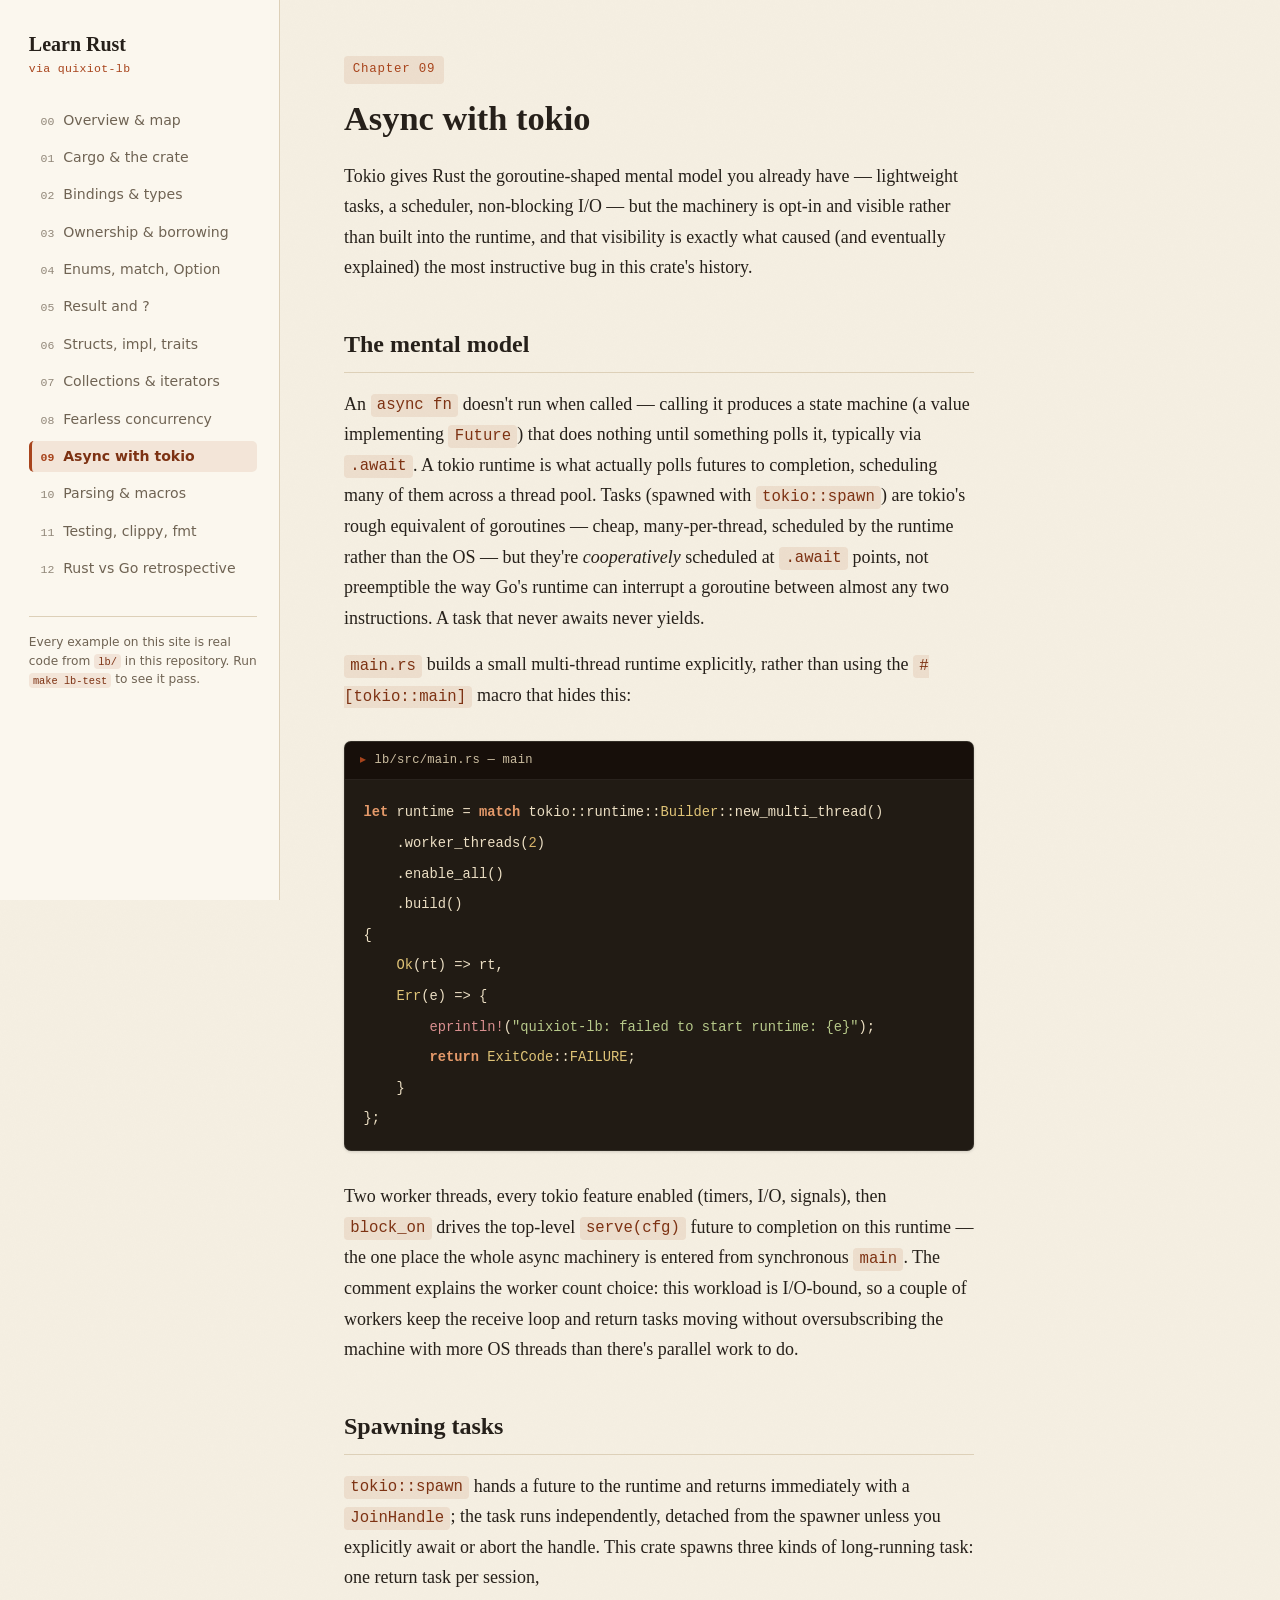
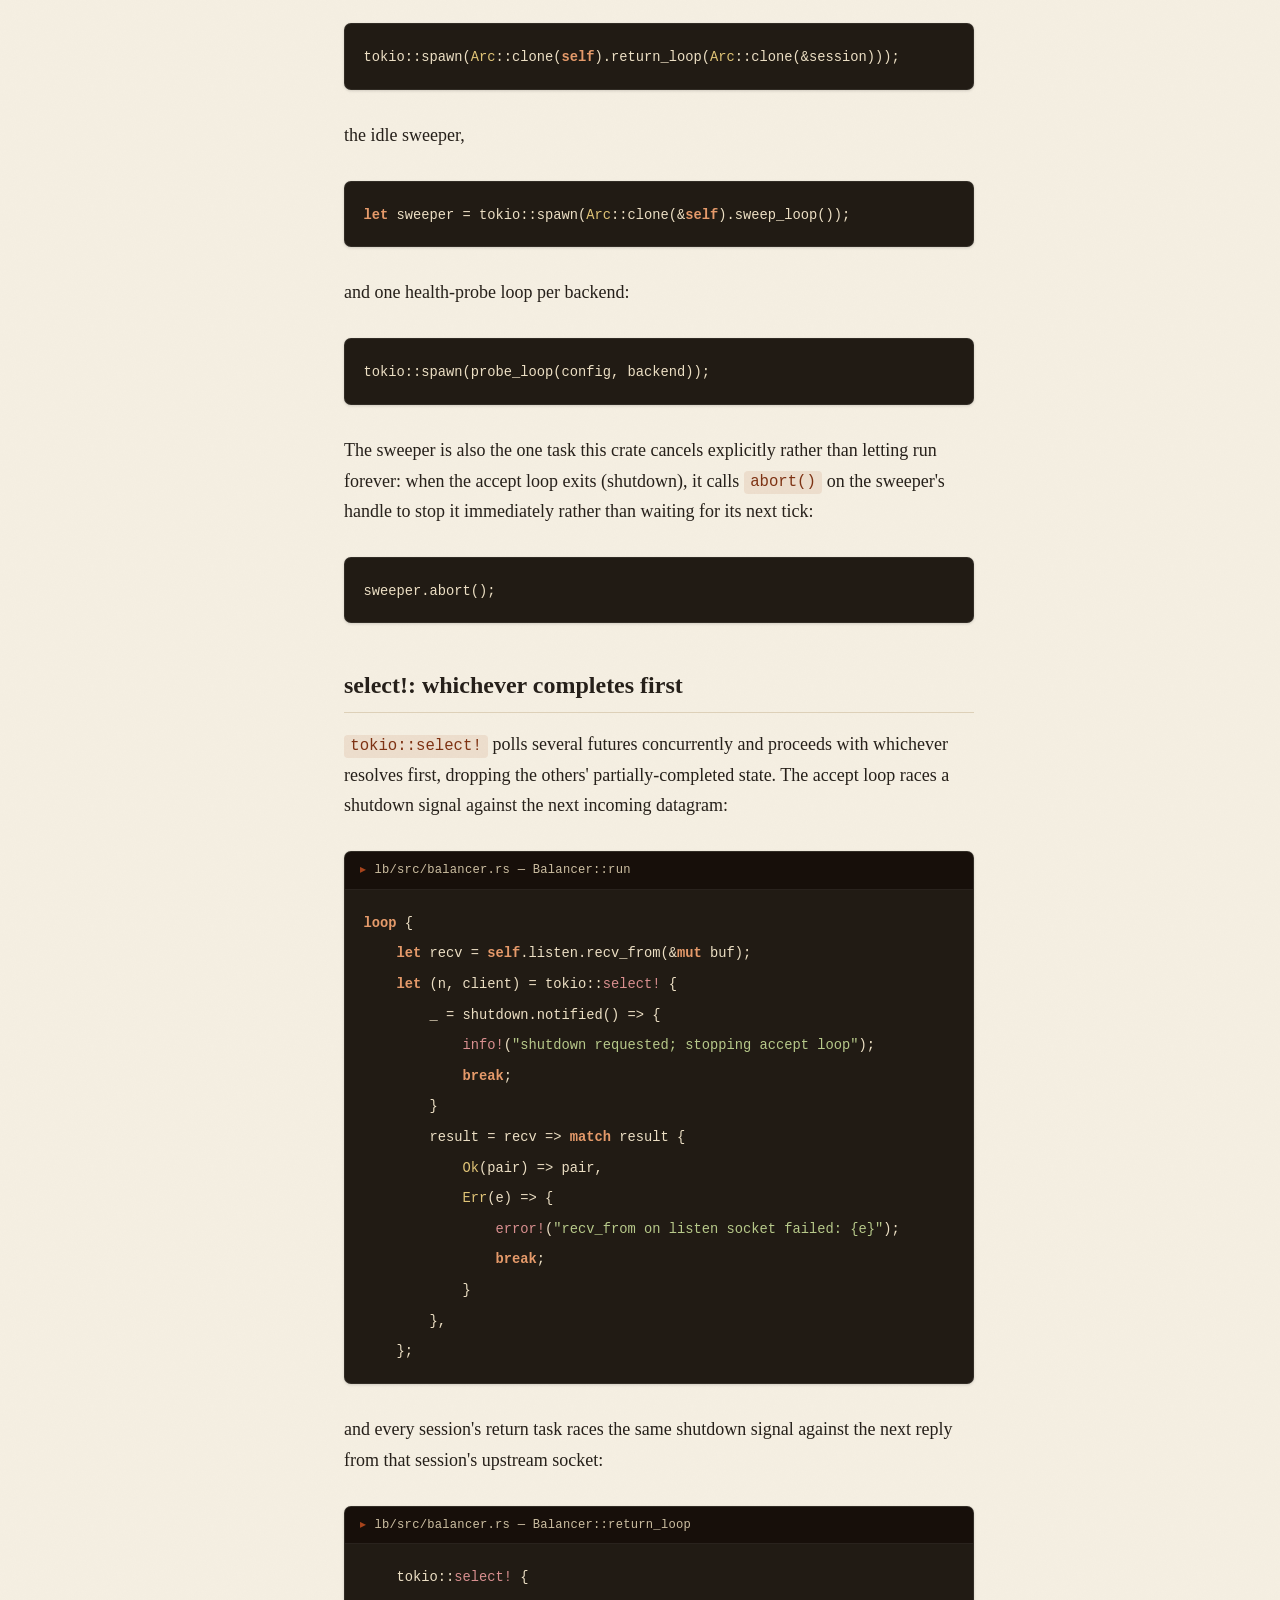
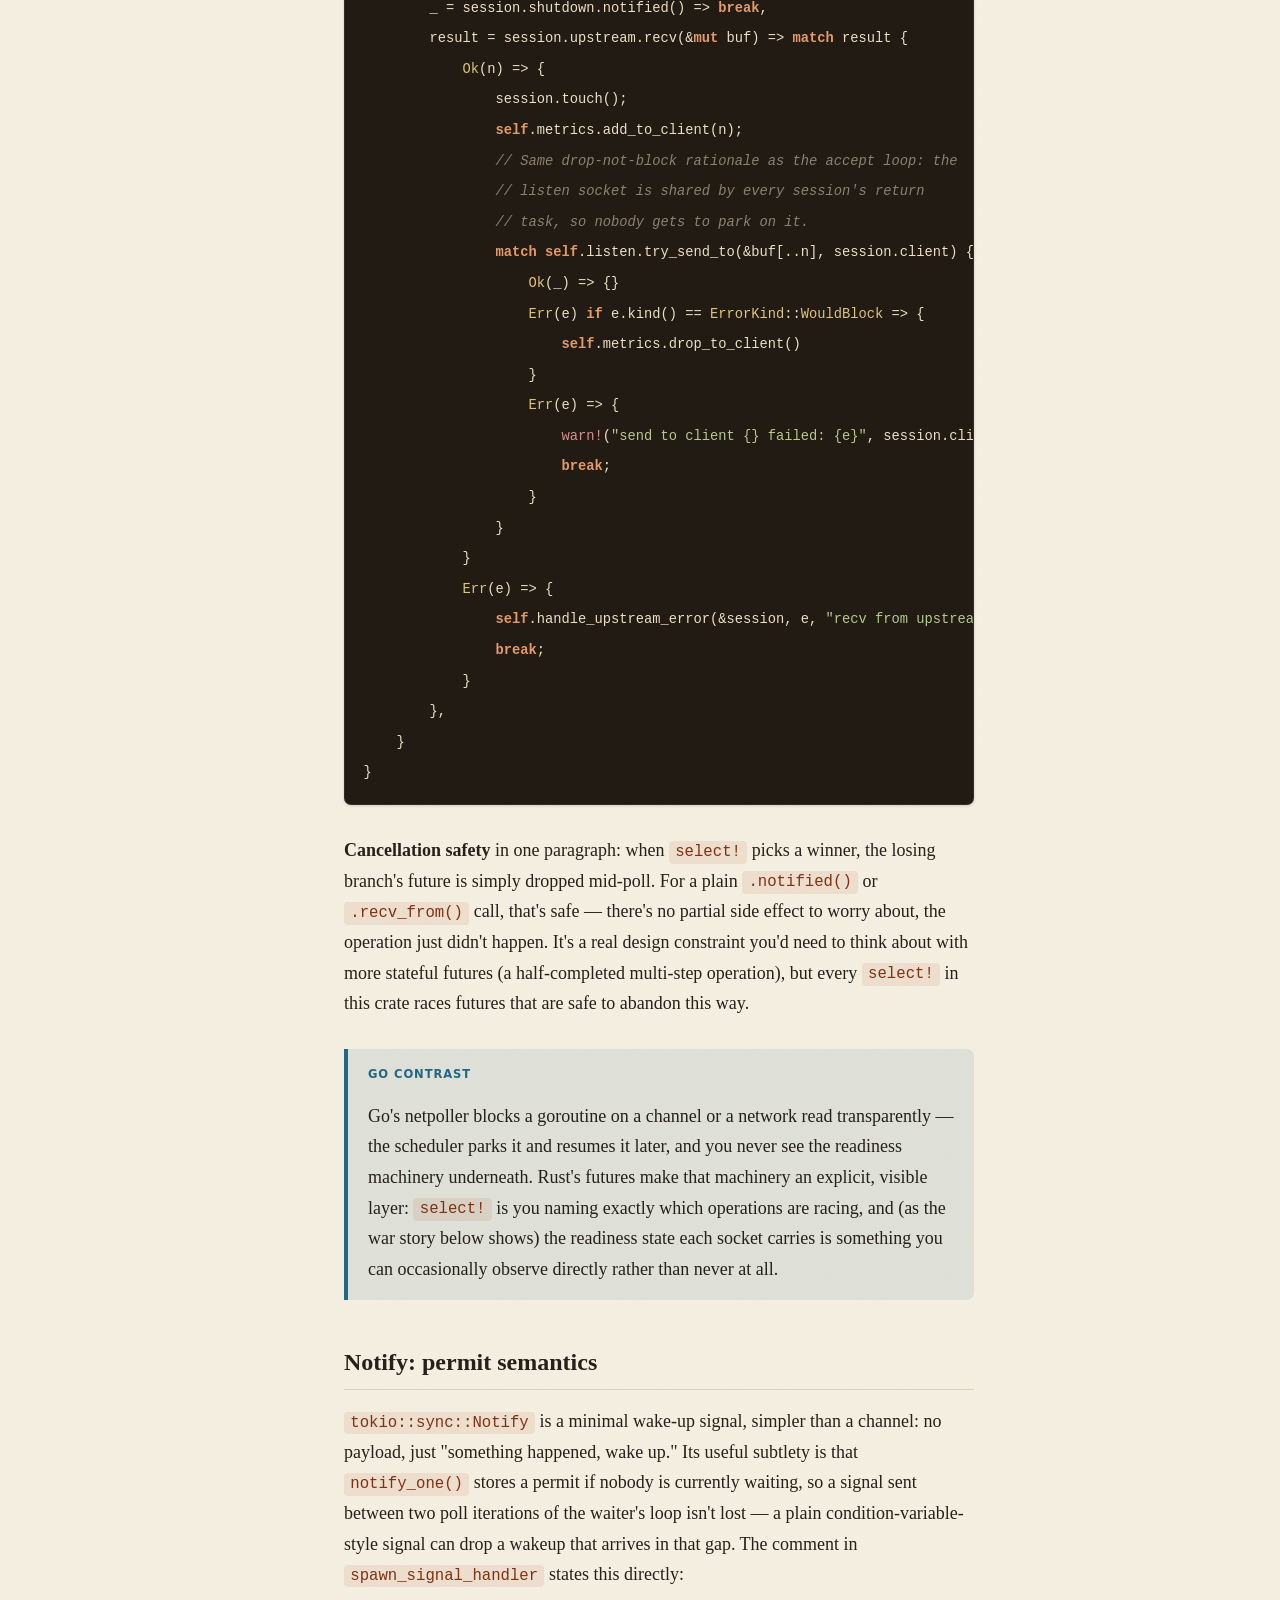
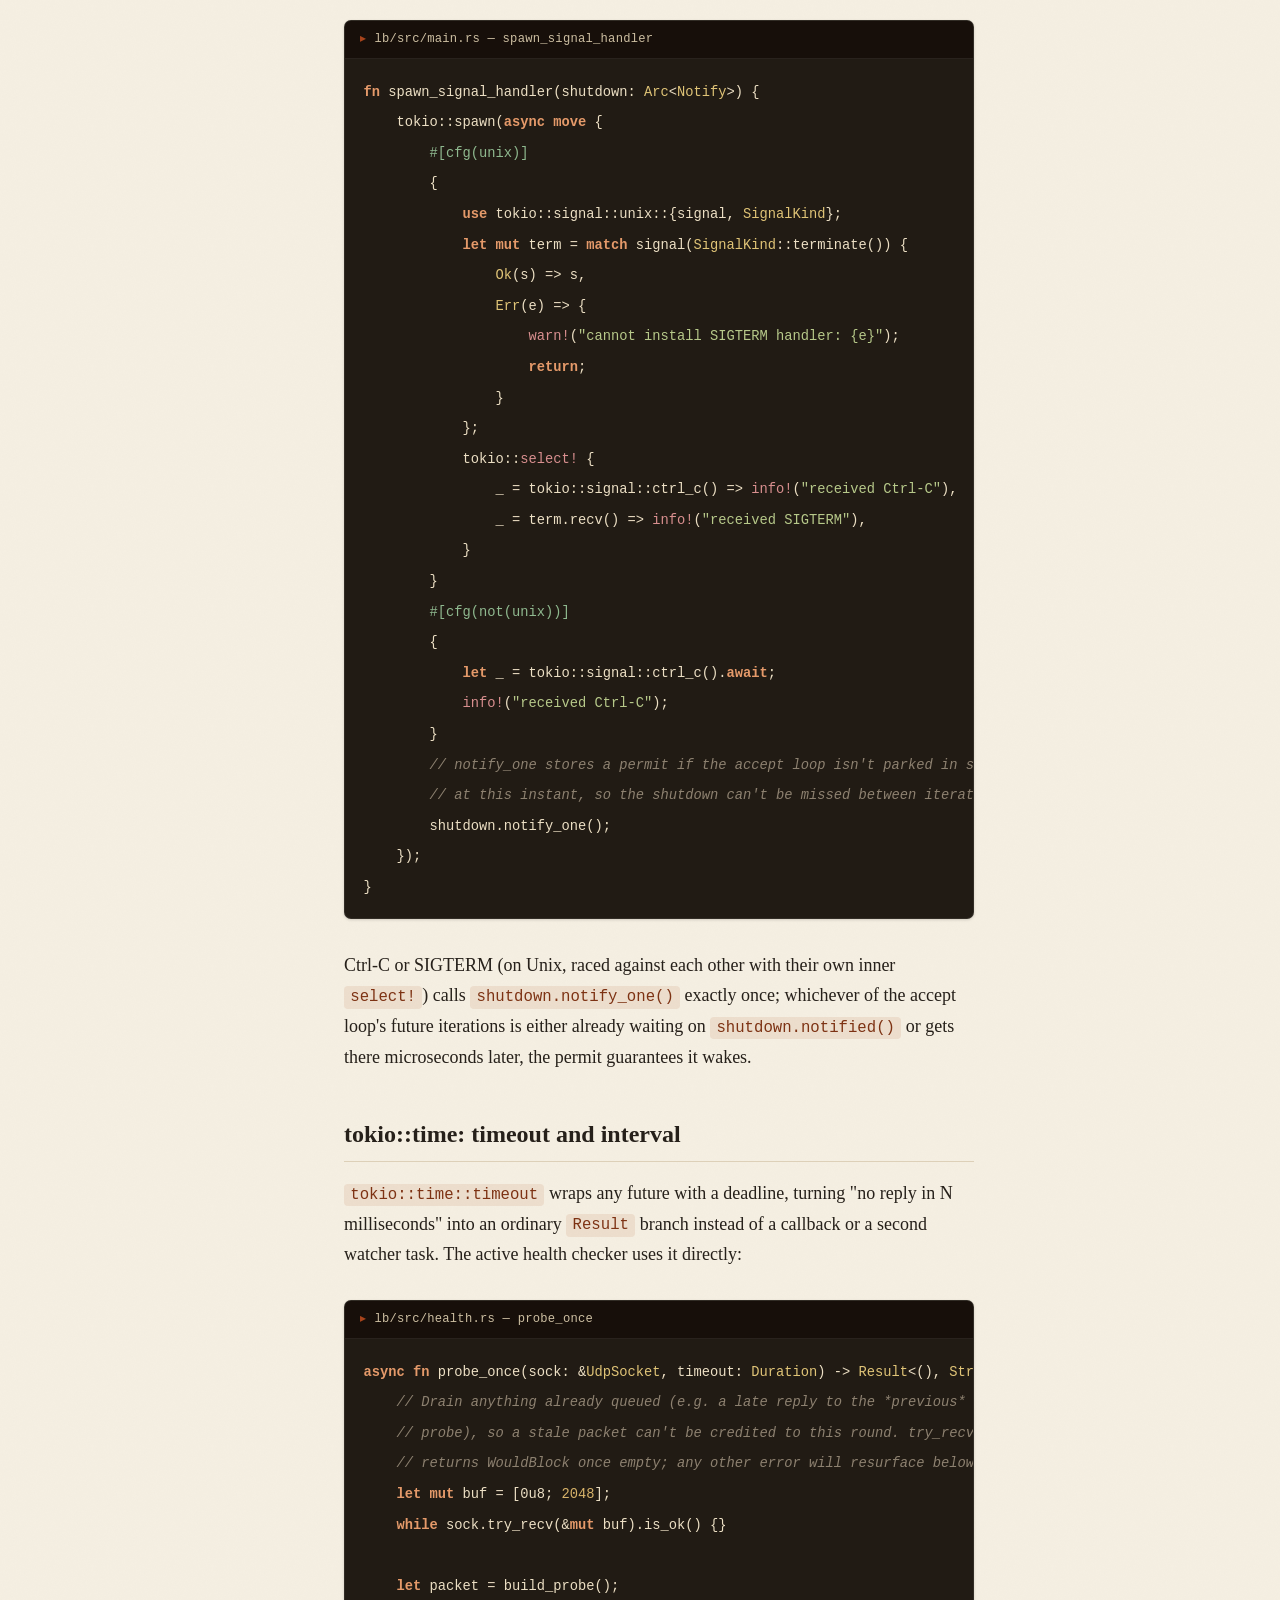
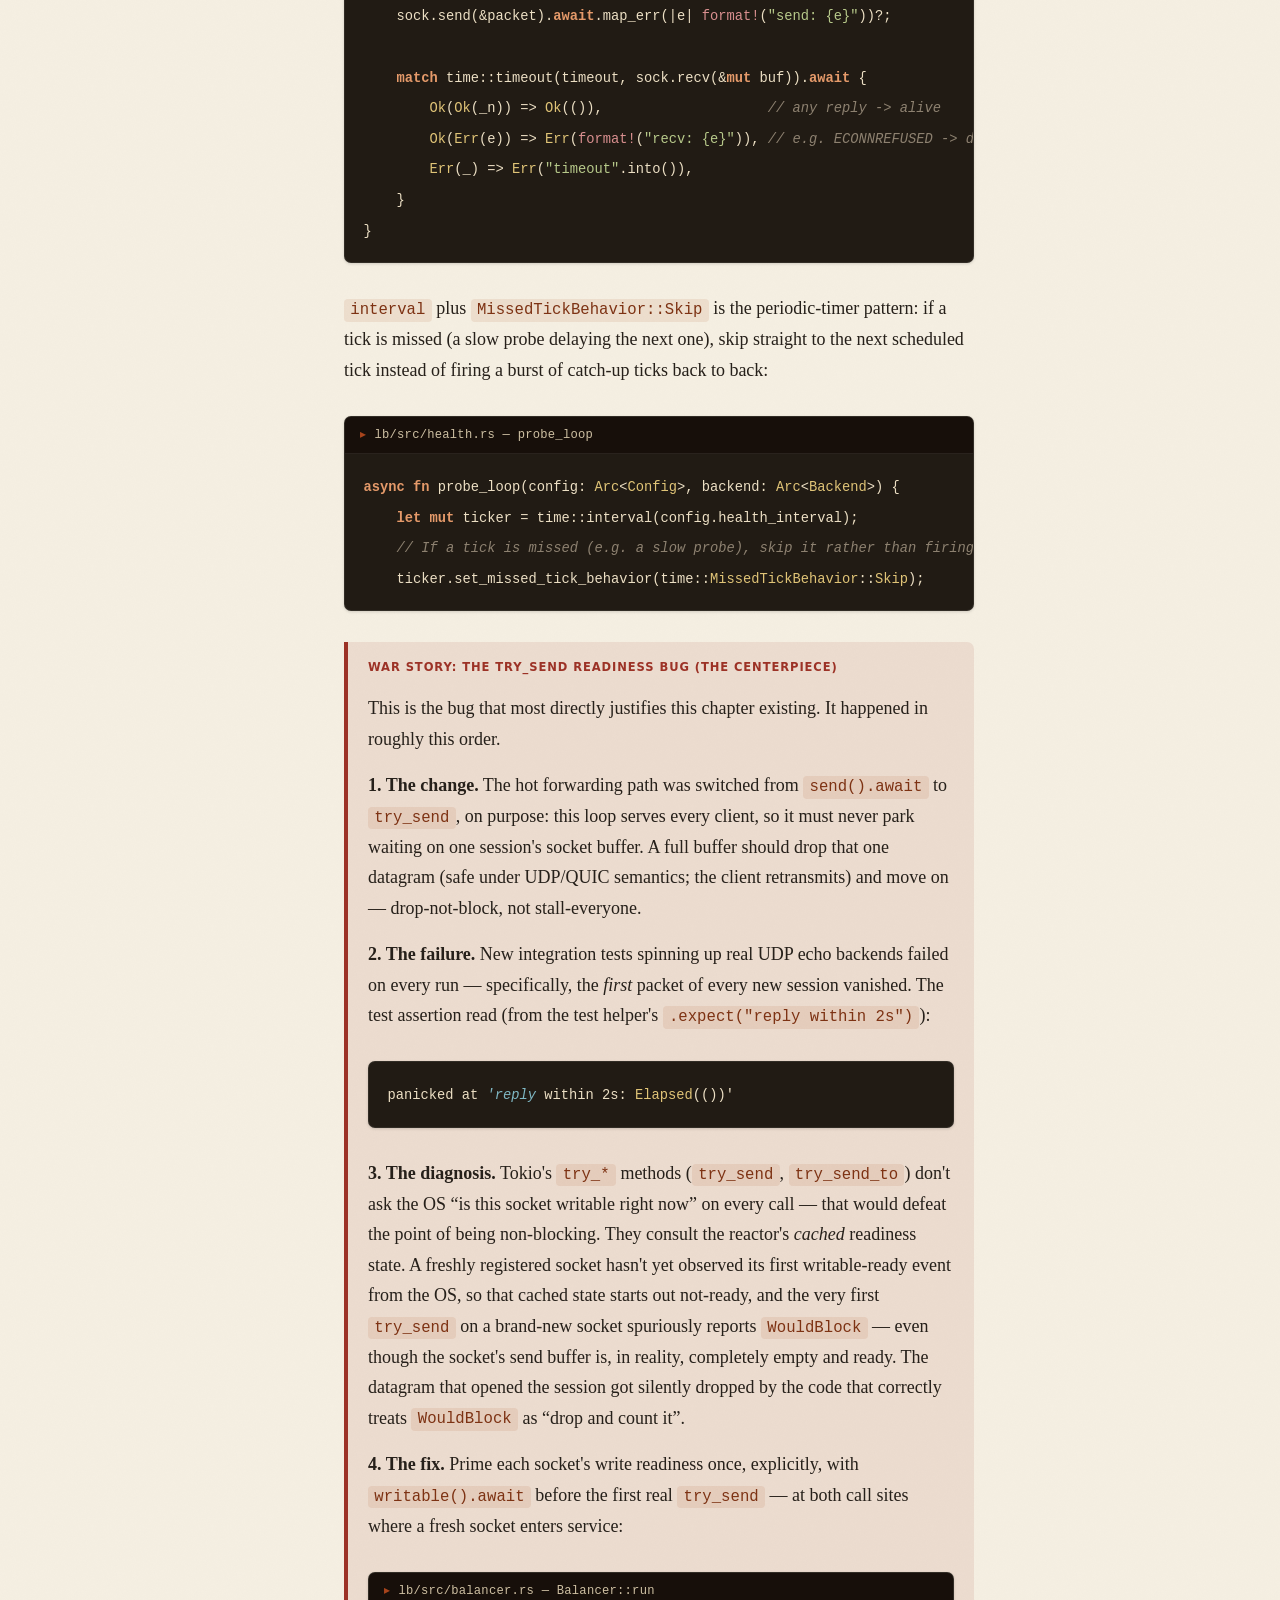
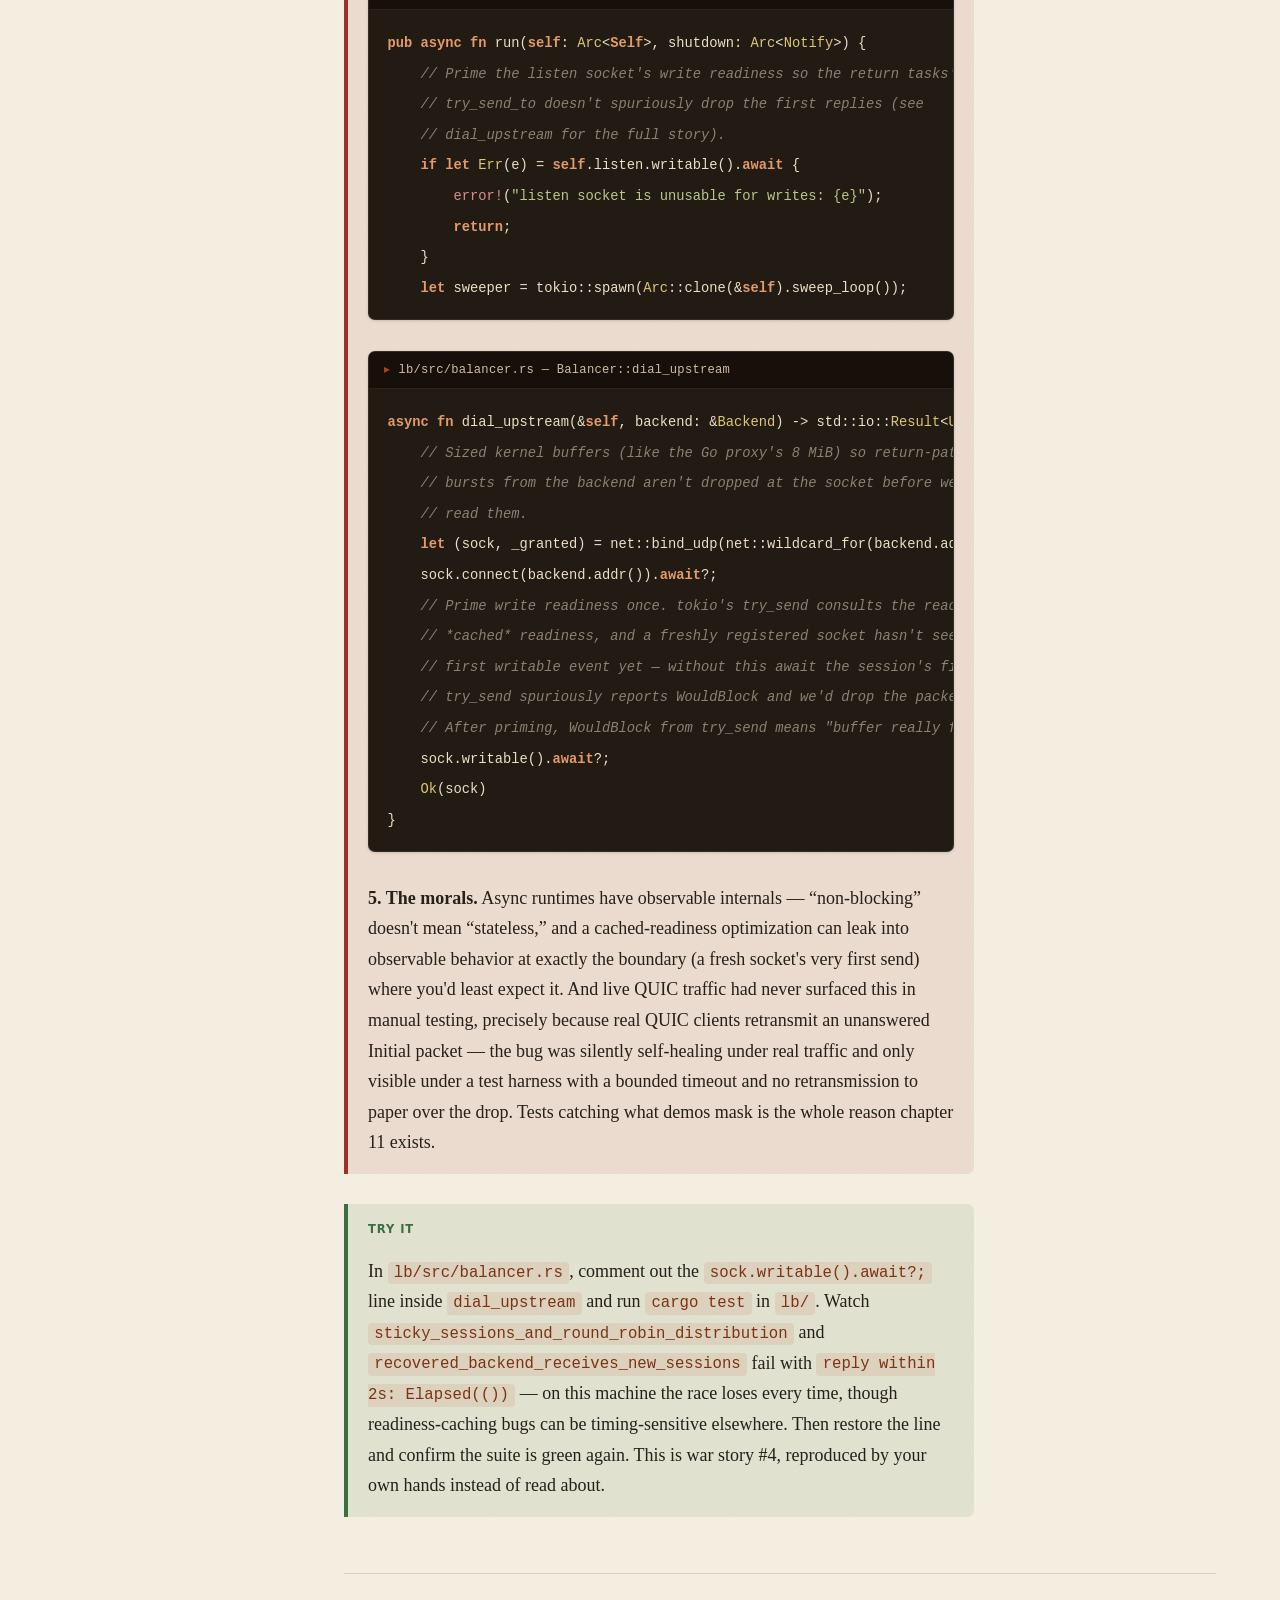
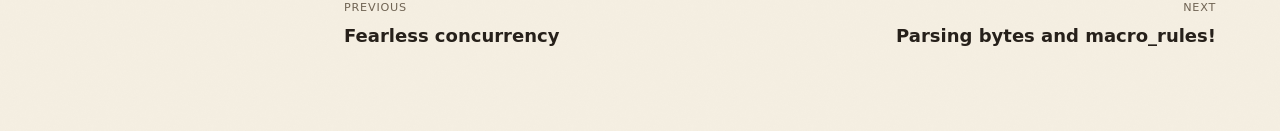
<file: learn-rust/09-async.html>
<!doctype html>
<html lang="en">
<head>
<meta charset="utf-8">
<meta name="viewport" content="width=device-width, initial-scale=1">
<title>Async with tokio — Learn Rust via quixiot-lb</title>
<link rel="stylesheet" href="assets/style.css">
</head>
<body>
<div class="layout">
<nav class="sidebar">
  <a class="site-title" href="index.html">Learn Rust<small>via quixiot-lb</small></a>
  <ol class="chapter-list">
<li><a class="" href="index.html"><span class="num">00</span><span>Overview &amp; map</span></a></li>
<li><a class="" href="01-toolchain.html"><span class="num">01</span><span>Cargo &amp; the crate</span></a></li>
<li><a class="" href="02-fundamentals.html"><span class="num">02</span><span>Bindings &amp; types</span></a></li>
<li><a class="" href="03-ownership.html"><span class="num">03</span><span>Ownership &amp; borrowing</span></a></li>
<li><a class="" href="04-enums-matching.html"><span class="num">04</span><span>Enums, match, Option</span></a></li>
<li><a class="" href="05-errors.html"><span class="num">05</span><span>Result and ?</span></a></li>
<li><a class="" href="06-structs-traits.html"><span class="num">06</span><span>Structs, impl, traits</span></a></li>
<li><a class="" href="07-collections-iterators.html"><span class="num">07</span><span>Collections &amp; iterators</span></a></li>
<li><a class="" href="08-concurrency.html"><span class="num">08</span><span>Fearless concurrency</span></a></li>
<li><a class="current" href="09-async.html"><span class="num">09</span><span>Async with tokio</span></a></li>
<li><a class="" href="10-parsing-macros.html"><span class="num">10</span><span>Parsing &amp; macros</span></a></li>
<li><a class="" href="11-testing.html"><span class="num">11</span><span>Testing, clippy, fmt</span></a></li>
<li><a class="" href="12-rust-vs-go.html"><span class="num">12</span><span>Rust vs Go retrospective</span></a></li>
  </ol>
  <div class="sidebar-foot">Every example on this site is real code from <code>lb/</code> in this repository. Run <code>make lb-test</code> to see it pass.</div>
</nav>
<main class="content">
<article>
<span class="kicker">Chapter 09</span>
<h1>Async with tokio</h1>

<p class="lede">Tokio gives Rust the goroutine-shaped mental model you already have &mdash;
lightweight tasks, a scheduler, non-blocking I/O &mdash; but the machinery is opt-in and
visible rather than built into the runtime, and that visibility is exactly what caused (and
eventually explained) the most instructive bug in this crate's history.</p>

<h2>The mental model</h2>
<p>An <code>async fn</code> doesn't run when called &mdash; calling it produces a state
machine (a value implementing <code>Future</code>) that does nothing until something polls it,
typically via <code>.await</code>. A tokio runtime is what actually polls futures to
completion, scheduling many of them across a thread pool. Tasks (spawned with
<code>tokio::spawn</code>) are tokio's rough equivalent of goroutines &mdash; cheap, many-per-thread,
scheduled by the runtime rather than the OS &mdash; but they're <em>cooperatively</em>
scheduled at <code>.await</code> points, not preemptible the way Go's runtime can interrupt a
goroutine between almost any two instructions. A task that never awaits never yields.</p>

<p><code>main.rs</code> builds a small multi-thread runtime explicitly, rather than using the
<code>#[tokio::main]</code> macro that hides this:</p>
<div class="snippet">
  <div class="snippet-caption">lb/src/main.rs — main</div>
  <pre><code>let runtime = match tokio::runtime::Builder::new_multi_thread()
    .worker_threads(2)
    .enable_all()
    .build()
{
    Ok(rt) =&gt; rt,
    Err(e) =&gt; {
        eprintln!("quixiot-lb: failed to start runtime: {e}");
        return ExitCode::FAILURE;
    }
};</code></pre>
</div>
<p>Two worker threads, every tokio feature enabled (timers, I/O, signals), then
<code>block_on</code> drives the top-level <code>serve(cfg)</code> future to completion on
this runtime &mdash; the one place the whole async machinery is entered from synchronous
<code>main</code>. The comment explains the worker count choice: this workload is I/O-bound,
so a couple of workers keep the receive loop and return tasks moving without oversubscribing
the machine with more OS threads than there's parallel work to do.</p>

<h2>Spawning tasks</h2>
<p><code>tokio::spawn</code> hands a future to the runtime and returns immediately with a
<code>JoinHandle</code>; the task runs independently, detached from the spawner unless you
explicitly await or abort the handle. This crate spawns three kinds of long-running task: one
return task per session,</p>
<pre><code>tokio::spawn(Arc::clone(self).return_loop(Arc::clone(&amp;session)));</code></pre>
<p>the idle sweeper,</p>
<pre><code>let sweeper = tokio::spawn(Arc::clone(&amp;self).sweep_loop());</code></pre>
<p>and one health-probe loop per backend:</p>
<pre><code>tokio::spawn(probe_loop(config, backend));</code></pre>
<p>The sweeper is also the one task this crate cancels explicitly rather than letting run
forever: when the accept loop exits (shutdown), it calls <code>abort()</code> on the sweeper's
handle to stop it immediately rather than waiting for its next tick:</p>
<pre><code>sweeper.abort();</code></pre>

<h2>select!: whichever completes first</h2>
<p><code>tokio::select!</code> polls several futures concurrently and proceeds with whichever
resolves first, dropping the others' partially-completed state. The accept loop races a
shutdown signal against the next incoming datagram:</p>
<div class="snippet">
  <div class="snippet-caption">lb/src/balancer.rs — Balancer::run</div>
  <pre><code>loop {
    let recv = self.listen.recv_from(&amp;mut buf);
    let (n, client) = tokio::select! {
        _ = shutdown.notified() =&gt; {
            info!("shutdown requested; stopping accept loop");
            break;
        }
        result = recv =&gt; match result {
            Ok(pair) =&gt; pair,
            Err(e) =&gt; {
                error!("recv_from on listen socket failed: {e}");
                break;
            }
        },
    };</code></pre>
</div>
<p>and every session's return task races the same shutdown signal against the next reply from
that session's upstream socket:</p>
<div class="snippet">
  <div class="snippet-caption">lb/src/balancer.rs — Balancer::return_loop</div>
  <pre><code>    tokio::select! {
        _ = session.shutdown.notified() =&gt; break,
        result = session.upstream.recv(&amp;mut buf) =&gt; match result {
            Ok(n) =&gt; {
                session.touch();
                self.metrics.add_to_client(n);
                // Same drop-not-block rationale as the accept loop: the
                // listen socket is shared by every session's return
                // task, so nobody gets to park on it.
                match self.listen.try_send_to(&amp;buf[..n], session.client) {
                    Ok(_) =&gt; {}
                    Err(e) if e.kind() == ErrorKind::WouldBlock =&gt; {
                        self.metrics.drop_to_client()
                    }
                    Err(e) =&gt; {
                        warn!("send to client {} failed: {e}", session.client);
                        break;
                    }
                }
            }
            Err(e) =&gt; {
                self.handle_upstream_error(&amp;session, e, "recv from upstream");
                break;
            }
        },
    }
}</code></pre>
</div>
<p><strong>Cancellation safety</strong> in one paragraph: when <code>select!</code> picks a
winner, the losing branch's future is simply dropped mid-poll. For a plain
<code>.notified()</code> or <code>.recv_from()</code> call, that's safe &mdash; there's no
partial side effect to worry about, the operation just didn't happen. It's a real design
constraint you'd need to think about with more stateful futures (a half-completed multi-step
operation), but every <code>select!</code> in this crate races futures that are safe to
abandon this way.</p>

<div class="callout callout-go">
  <span class="callout-label">Go contrast</span>
  <p>Go's netpoller blocks a goroutine on a channel or a network read transparently &mdash; the scheduler parks it and resumes it later, and you never see the readiness machinery underneath. Rust's futures make that machinery an explicit, visible layer: <code>select!</code> is you naming exactly which operations are racing, and (as the war story below shows) the readiness state each socket carries is something you can occasionally observe directly rather than never at all.</p>
</div>

<h2>Notify: permit semantics</h2>
<p><code>tokio::sync::Notify</code> is a minimal wake-up signal, simpler than a channel: no
payload, just "something happened, wake up." Its useful subtlety is that
<code>notify_one()</code> stores a permit if nobody is currently waiting, so a signal sent
between two poll iterations of the waiter's loop isn't lost &mdash; a plain condition-variable-style
signal can drop a wakeup that arrives in that gap. The comment in
<code>spawn_signal_handler</code> states this directly:</p>
<div class="snippet">
  <div class="snippet-caption">lb/src/main.rs — spawn_signal_handler</div>
  <pre><code>fn spawn_signal_handler(shutdown: Arc&lt;Notify&gt;) {
    tokio::spawn(async move {
        #[cfg(unix)]
        {
            use tokio::signal::unix::{signal, SignalKind};
            let mut term = match signal(SignalKind::terminate()) {
                Ok(s) =&gt; s,
                Err(e) =&gt; {
                    warn!("cannot install SIGTERM handler: {e}");
                    return;
                }
            };
            tokio::select! {
                _ = tokio::signal::ctrl_c() =&gt; info!("received Ctrl-C"),
                _ = term.recv() =&gt; info!("received SIGTERM"),
            }
        }
        #[cfg(not(unix))]
        {
            let _ = tokio::signal::ctrl_c().await;
            info!("received Ctrl-C");
        }
        // notify_one stores a permit if the accept loop isn't parked in select
        // at this instant, so the shutdown can't be missed between iterations.
        shutdown.notify_one();
    });
}</code></pre>
</div>
<p>Ctrl-C or SIGTERM (on Unix, raced against each other with their own inner
<code>select!</code>) calls <code>shutdown.notify_one()</code> exactly once; whichever of the
accept loop's future iterations is either already waiting on <code>shutdown.notified()</code>
or gets there microseconds later, the permit guarantees it wakes.</p>

<h2>tokio::time: timeout and interval</h2>
<p><code>tokio::time::timeout</code> wraps any future with a deadline, turning "no reply in N
milliseconds" into an ordinary <code>Result</code> branch instead of a callback or a second
watcher task. The active health checker uses it directly:</p>
<div class="snippet">
  <div class="snippet-caption">lb/src/health.rs — probe_once</div>
  <pre><code>async fn probe_once(sock: &amp;UdpSocket, timeout: Duration) -&gt; Result&lt;(), String&gt; {
    // Drain anything already queued (e.g. a late reply to the *previous*
    // probe), so a stale packet can't be credited to this round. try_recv
    // returns WouldBlock once empty; any other error will resurface below.
    let mut buf = [0u8; 2048];
    while sock.try_recv(&amp;mut buf).is_ok() {}

    let packet = build_probe();
    sock.send(&amp;packet).await.map_err(|e| format!("send: {e}"))?;

    match time::timeout(timeout, sock.recv(&amp;mut buf)).await {
        Ok(Ok(_n)) =&gt; Ok(()),                    // any reply -&gt; alive
        Ok(Err(e)) =&gt; Err(format!("recv: {e}")), // e.g. ECONNREFUSED -&gt; dead
        Err(_) =&gt; Err("timeout".into()),
    }
}</code></pre>
</div>
<p><code>interval</code> plus <code>MissedTickBehavior::Skip</code> is the periodic-timer
pattern: if a tick is missed (a slow probe delaying the next one), skip straight to the next
scheduled tick instead of firing a burst of catch-up ticks back to back:</p>
<div class="snippet">
  <div class="snippet-caption">lb/src/health.rs — probe_loop</div>
  <pre><code>async fn probe_loop(config: Arc&lt;Config&gt;, backend: Arc&lt;Backend&gt;) {
    let mut ticker = time::interval(config.health_interval);
    // If a tick is missed (e.g. a slow probe), skip it rather than firing a burst.
    ticker.set_missed_tick_behavior(time::MissedTickBehavior::Skip);</code></pre>
</div>

<div class="callout callout-warstory">
  <span class="callout-label">War story: the try_send readiness bug (the centerpiece)</span>
  <p>This is the bug that most directly justifies this chapter existing. It happened in roughly this order.</p><p><strong>1. The change.</strong> The hot forwarding path was switched from <code>send().await</code> to <code>try_send</code>, on purpose: this loop serves every client, so it must never park waiting on one session's socket buffer. A full buffer should drop that one datagram (safe under UDP/QUIC semantics; the client retransmits) and move on &mdash; drop-not-block, not stall-everyone.</p><p><strong>2. The failure.</strong> New integration tests spinning up real UDP echo backends failed on every run &mdash; specifically, the <em>first</em> packet of every new session vanished. The test assertion read (from the test helper's <code>.expect("reply within 2s")</code>):</p><pre><code>panicked at 'reply within 2s: Elapsed(())'</code></pre><p><strong>3. The diagnosis.</strong> Tokio's <code>try_*</code> methods (<code>try_send</code>, <code>try_send_to</code>) don't ask the OS &ldquo;is this socket writable right now&rdquo; on every call &mdash; that would defeat the point of being non-blocking. They consult the reactor's <em>cached</em> readiness state. A freshly registered socket hasn't yet observed its first writable-ready event from the OS, so that cached state starts out not-ready, and the very first <code>try_send</code> on a brand-new socket spuriously reports <code>WouldBlock</code> &mdash; even though the socket's send buffer is, in reality, completely empty and ready. The datagram that opened the session got silently dropped by the code that correctly treats <code>WouldBlock</code> as &ldquo;drop and count it&rdquo;.</p><p><strong>4. The fix.</strong> Prime each socket's write readiness once, explicitly, with <code>writable().await</code> before the first real <code>try_send</code> &mdash; at both call sites where a fresh socket enters service:</p><div class="snippet">
  <div class="snippet-caption">lb/src/balancer.rs — Balancer::run</div>
  <pre><code>pub async fn run(self: Arc&lt;Self&gt;, shutdown: Arc&lt;Notify&gt;) {
    // Prime the listen socket's write readiness so the return tasks'
    // try_send_to doesn't spuriously drop the first replies (see
    // dial_upstream for the full story).
    if let Err(e) = self.listen.writable().await {
        error!("listen socket is unusable for writes: {e}");
        return;
    }
    let sweeper = tokio::spawn(Arc::clone(&amp;self).sweep_loop());</code></pre>
</div><div class="snippet">
  <div class="snippet-caption">lb/src/balancer.rs — Balancer::dial_upstream</div>
  <pre><code>async fn dial_upstream(&amp;self, backend: &amp;Backend) -&gt; std::io::Result&lt;UdpSocket&gt; {
    // Sized kernel buffers (like the Go proxy's 8 MiB) so return-path
    // bursts from the backend aren't dropped at the socket before we can
    // read them.
    let (sock, _granted) = net::bind_udp(net::wildcard_for(backend.addr()), net::BUFFER_BYTES)?;
    sock.connect(backend.addr()).await?;
    // Prime write readiness once. tokio's try_send consults the reactor's
    // *cached* readiness, and a freshly registered socket hasn't seen its
    // first writable event yet — without this await the session's first
    // try_send spuriously reports WouldBlock and we'd drop the packet.
    // After priming, WouldBlock from try_send means "buffer really full".
    sock.writable().await?;
    Ok(sock)
}</code></pre>
</div><p><strong>5. The morals.</strong> Async runtimes have observable internals &mdash; &ldquo;non-blocking&rdquo; doesn't mean &ldquo;stateless,&rdquo; and a cached-readiness optimization can leak into observable behavior at exactly the boundary (a fresh socket's very first send) where you'd least expect it. And live QUIC traffic had never surfaced this in manual testing, precisely because real QUIC clients retransmit an unanswered Initial packet &mdash; the bug was silently self-healing under real traffic and only visible under a test harness with a bounded timeout and no retransmission to paper over the drop. Tests catching what demos mask is the whole reason chapter 11 exists.</p>
</div>

<div class="callout callout-tryit">
  <span class="callout-label">Try it</span>
  <p>In <code>lb/src/balancer.rs</code>, comment out the <code>sock.writable().await?;</code> line inside <code>dial_upstream</code> and run <code>cargo test</code> in <code>lb/</code>. Watch <code>sticky_sessions_and_round_robin_distribution</code> and <code>recovered_backend_receives_new_sessions</code> fail with <code>reply within 2s: Elapsed(())</code> &mdash; on this machine the race loses every time, though readiness-caching bugs can be timing-sensitive elsewhere. Then restore the line and confirm the suite is green again. This is war story #4, reproduced by your own hands instead of read about.</p>
</div>

</article>
<footer class="chapter-nav"><a class="prev" href="08-concurrency.html"><span class="label">Previous</span><span class="chapter-nav-title">Fearless concurrency</span></a><a class="next" href="10-parsing-macros.html"><span class="label">Next</span><span class="chapter-nav-title">Parsing bytes and macro_rules!</span></a></footer>
</main>
</div>
<script src="assets/highlight.js"></script>
</body>
</html>
</file>
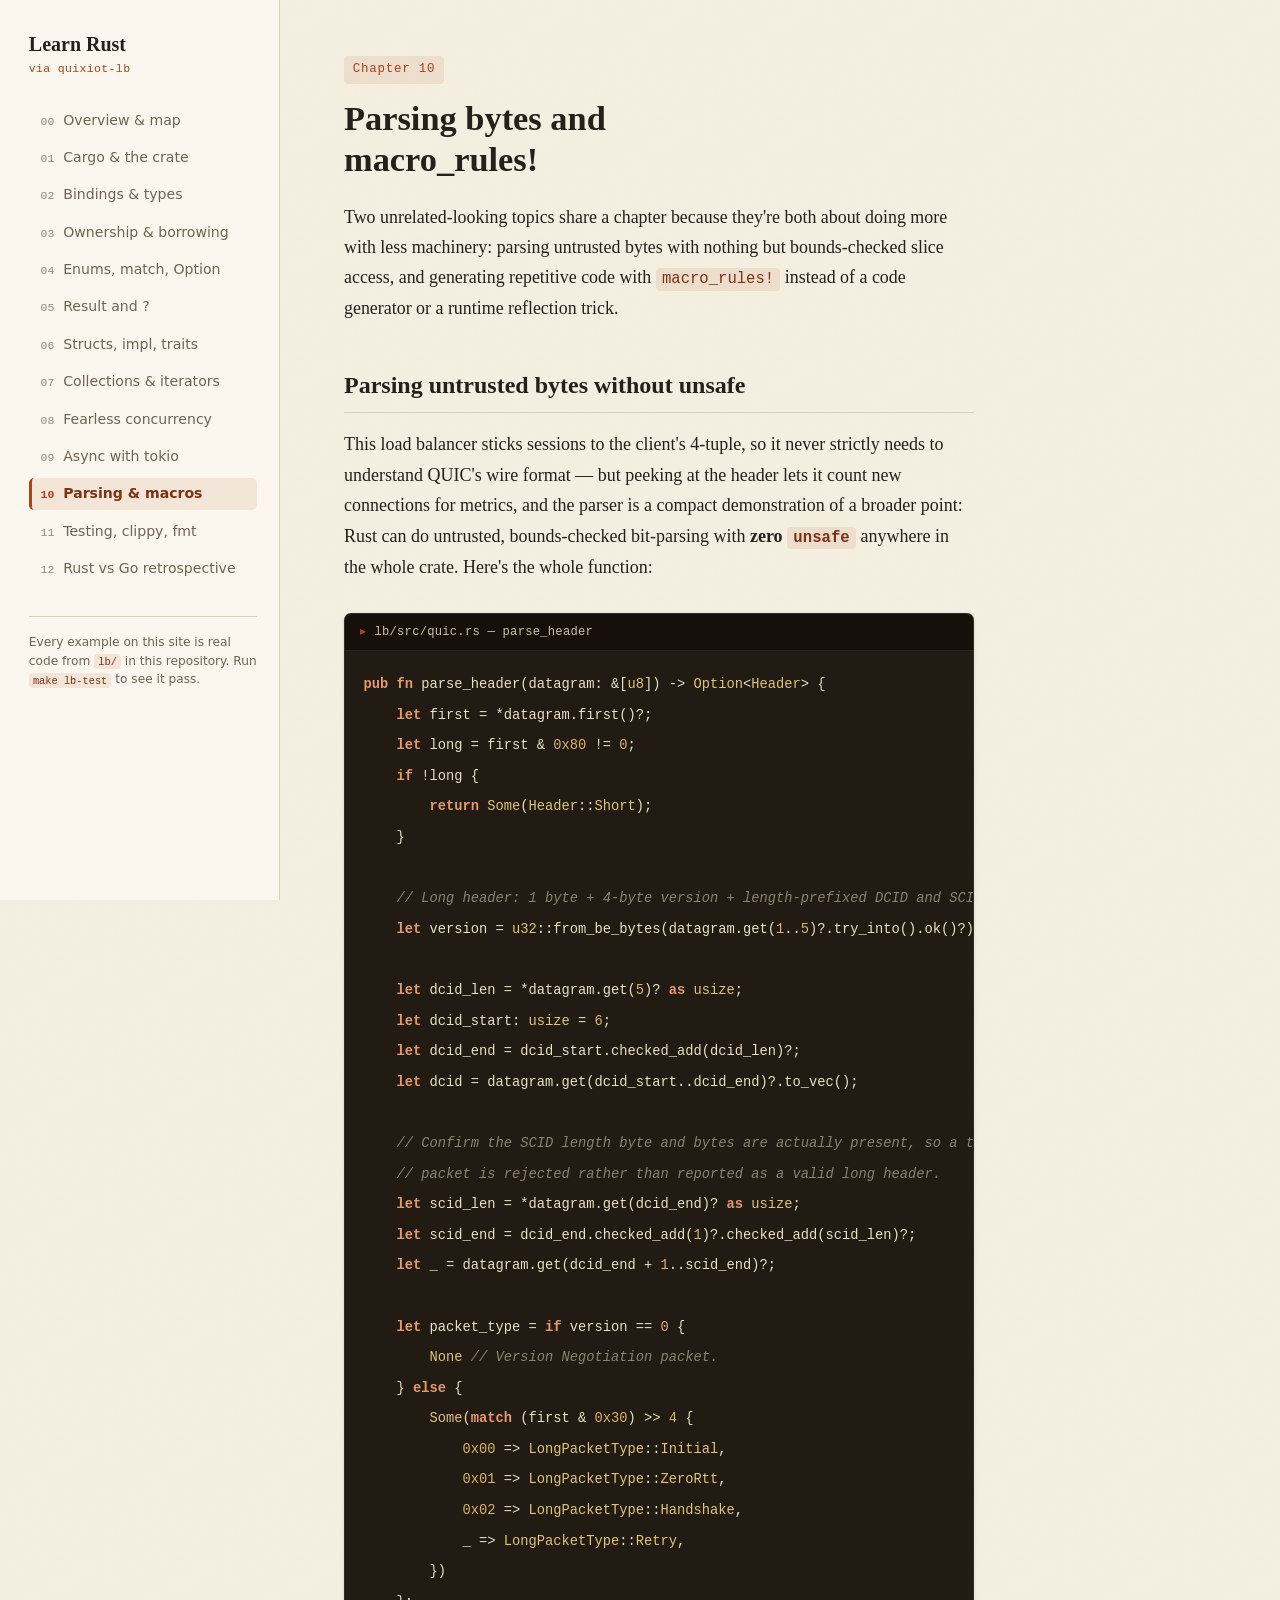
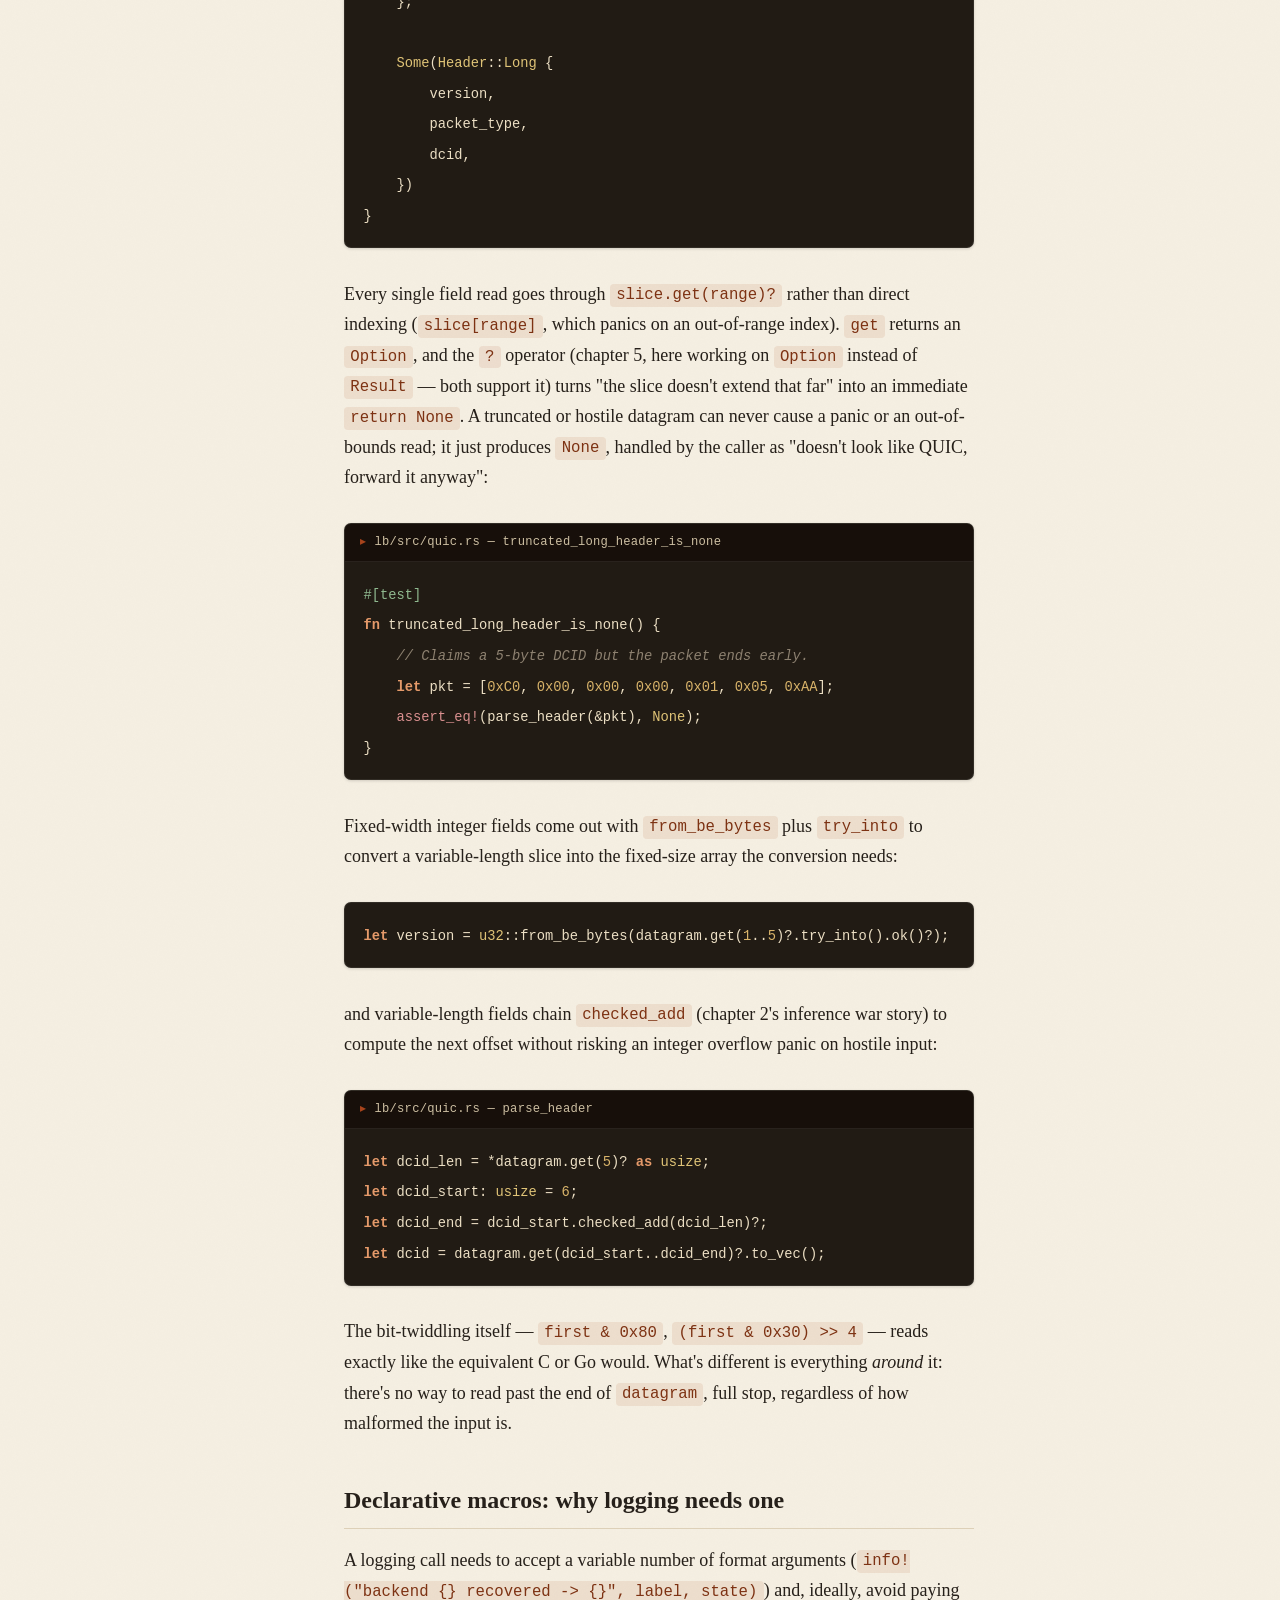
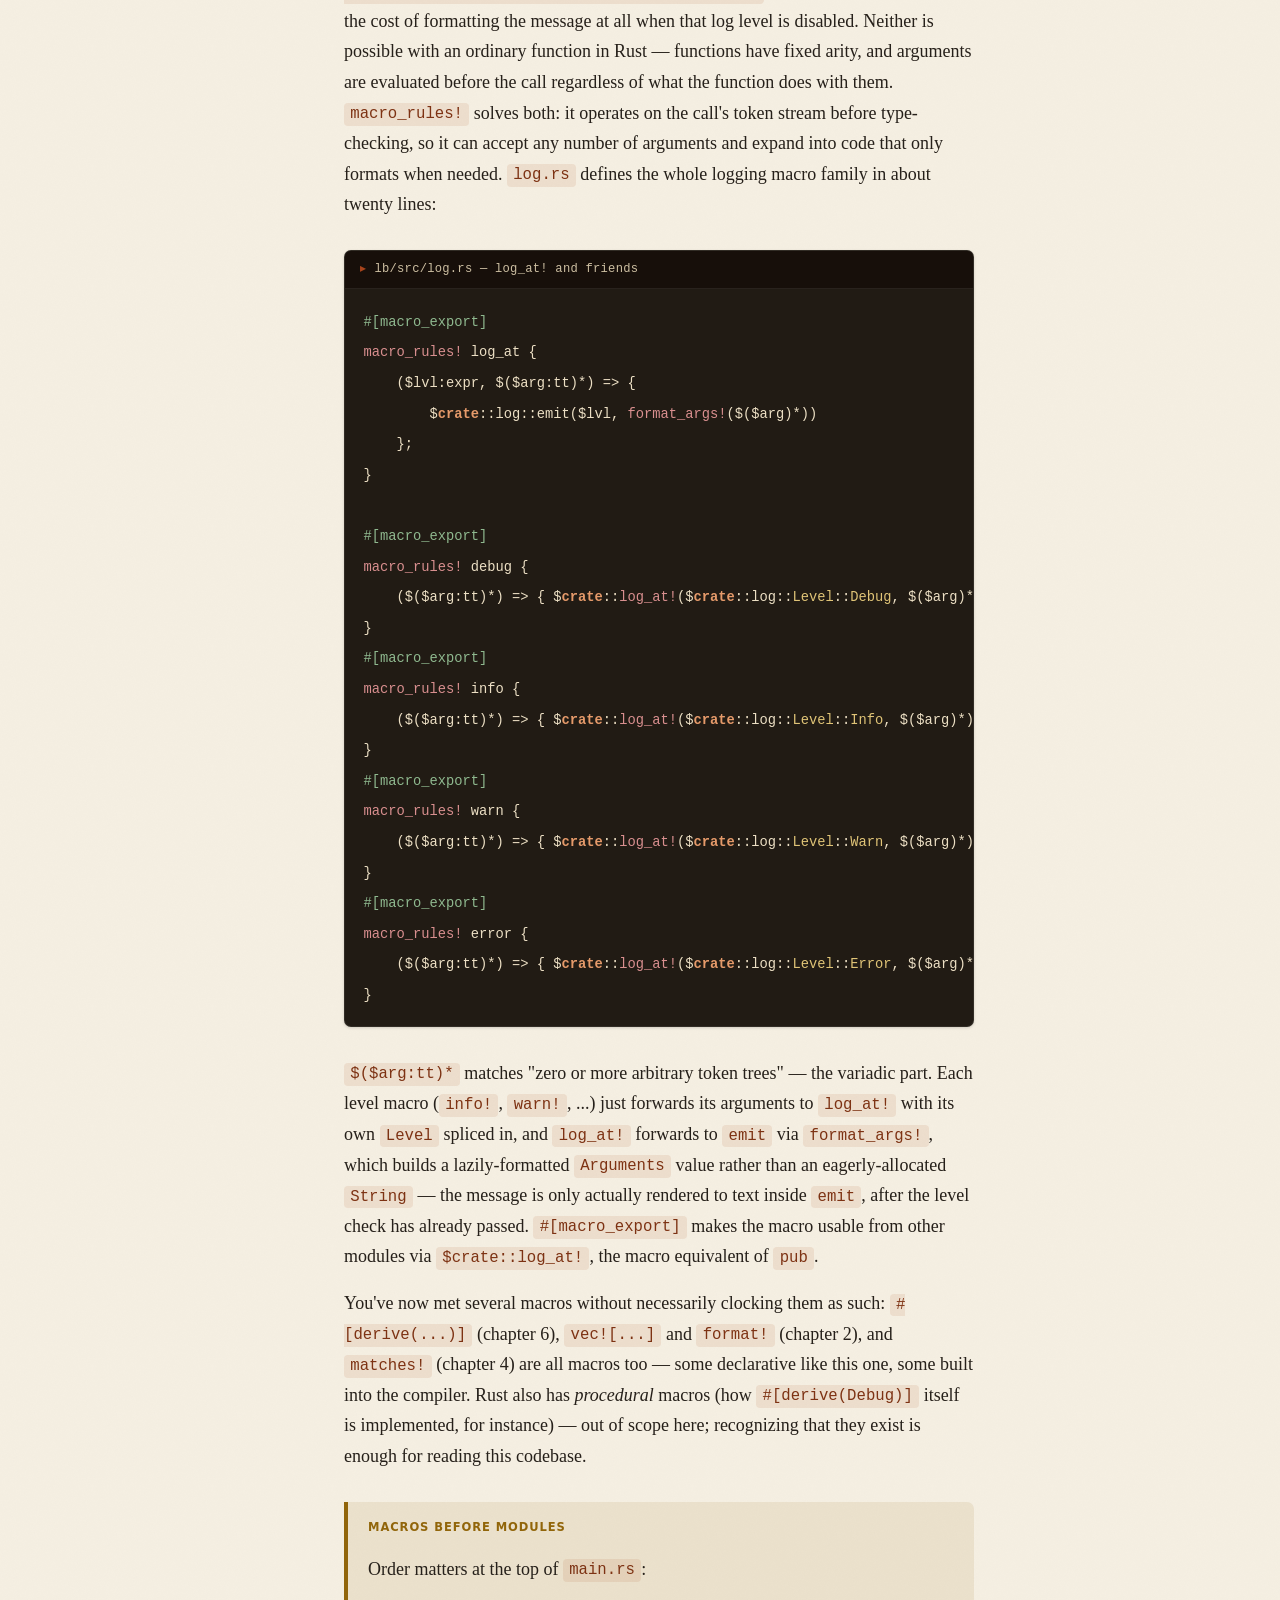
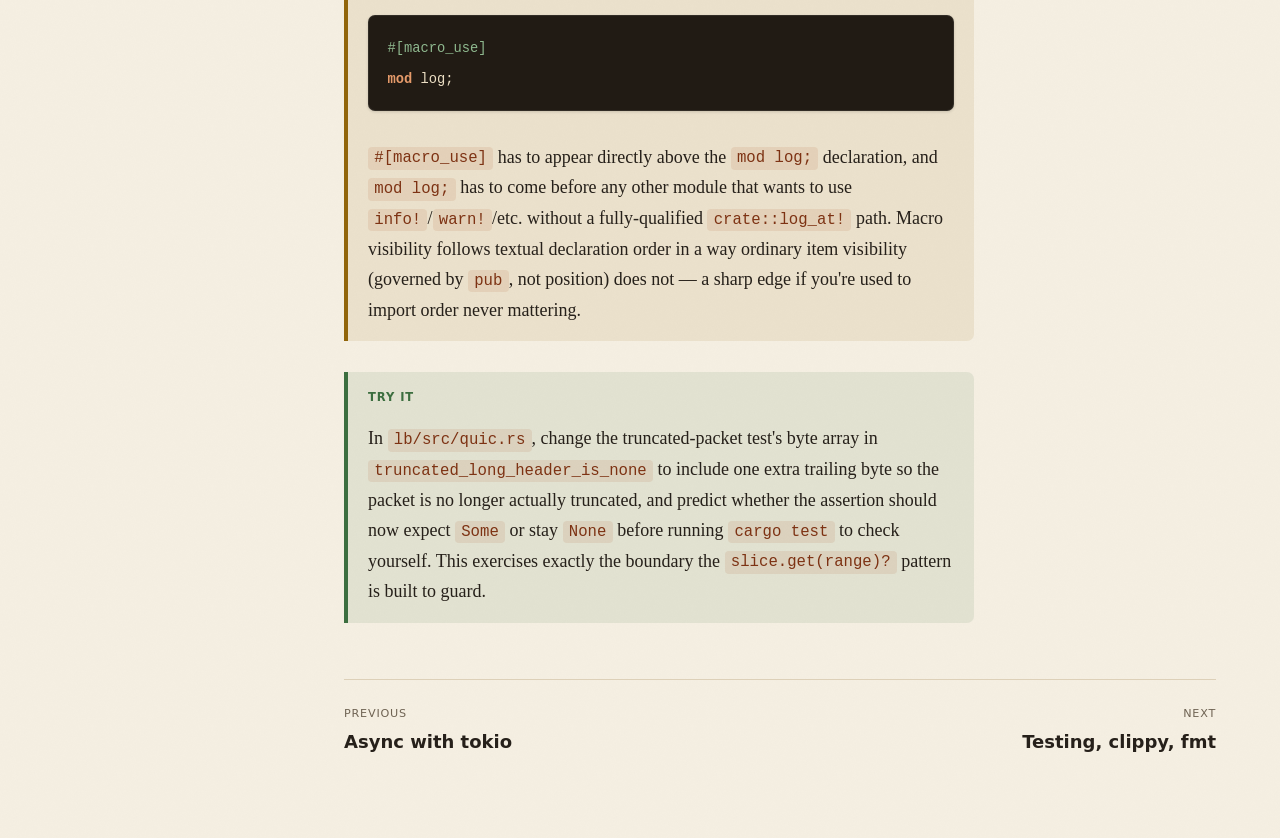
<file: learn-rust/10-parsing-macros.html>
<!doctype html>
<html lang="en">
<head>
<meta charset="utf-8">
<meta name="viewport" content="width=device-width, initial-scale=1">
<title>Parsing bytes and macro_rules! — Learn Rust via quixiot-lb</title>
<link rel="stylesheet" href="assets/style.css">
</head>
<body>
<div class="layout">
<nav class="sidebar">
  <a class="site-title" href="index.html">Learn Rust<small>via quixiot-lb</small></a>
  <ol class="chapter-list">
<li><a class="" href="index.html"><span class="num">00</span><span>Overview &amp; map</span></a></li>
<li><a class="" href="01-toolchain.html"><span class="num">01</span><span>Cargo &amp; the crate</span></a></li>
<li><a class="" href="02-fundamentals.html"><span class="num">02</span><span>Bindings &amp; types</span></a></li>
<li><a class="" href="03-ownership.html"><span class="num">03</span><span>Ownership &amp; borrowing</span></a></li>
<li><a class="" href="04-enums-matching.html"><span class="num">04</span><span>Enums, match, Option</span></a></li>
<li><a class="" href="05-errors.html"><span class="num">05</span><span>Result and ?</span></a></li>
<li><a class="" href="06-structs-traits.html"><span class="num">06</span><span>Structs, impl, traits</span></a></li>
<li><a class="" href="07-collections-iterators.html"><span class="num">07</span><span>Collections &amp; iterators</span></a></li>
<li><a class="" href="08-concurrency.html"><span class="num">08</span><span>Fearless concurrency</span></a></li>
<li><a class="" href="09-async.html"><span class="num">09</span><span>Async with tokio</span></a></li>
<li><a class="current" href="10-parsing-macros.html"><span class="num">10</span><span>Parsing &amp; macros</span></a></li>
<li><a class="" href="11-testing.html"><span class="num">11</span><span>Testing, clippy, fmt</span></a></li>
<li><a class="" href="12-rust-vs-go.html"><span class="num">12</span><span>Rust vs Go retrospective</span></a></li>
  </ol>
  <div class="sidebar-foot">Every example on this site is real code from <code>lb/</code> in this repository. Run <code>make lb-test</code> to see it pass.</div>
</nav>
<main class="content">
<article>
<span class="kicker">Chapter 10</span>
<h1>Parsing bytes and macro_rules!</h1>

<p class="lede">Two unrelated-looking topics share a chapter because they're both about doing
more with less machinery: parsing untrusted bytes with nothing but bounds-checked slice
access, and generating repetitive code with <code>macro_rules!</code> instead of a code
generator or a runtime reflection trick.</p>

<h2>Parsing untrusted bytes without unsafe</h2>
<p>This load balancer sticks sessions to the client's 4-tuple, so it never strictly needs to
understand QUIC's wire format &mdash; but peeking at the header lets it count new connections
for metrics, and the parser is a compact demonstration of a broader point: Rust can do
untrusted, bounds-checked bit-parsing with <strong>zero <code>unsafe</code></strong> anywhere
in the whole crate. Here's the whole function:</p>
<div class="snippet">
  <div class="snippet-caption">lb/src/quic.rs — parse_header</div>
  <pre><code>pub fn parse_header(datagram: &amp;[u8]) -&gt; Option&lt;Header&gt; {
    let first = *datagram.first()?;
    let long = first &amp; 0x80 != 0;
    if !long {
        return Some(Header::Short);
    }

    // Long header: 1 byte + 4-byte version + length-prefixed DCID and SCID.
    let version = u32::from_be_bytes(datagram.get(1..5)?.try_into().ok()?);

    let dcid_len = *datagram.get(5)? as usize;
    let dcid_start: usize = 6;
    let dcid_end = dcid_start.checked_add(dcid_len)?;
    let dcid = datagram.get(dcid_start..dcid_end)?.to_vec();

    // Confirm the SCID length byte and bytes are actually present, so a truncated
    // packet is rejected rather than reported as a valid long header.
    let scid_len = *datagram.get(dcid_end)? as usize;
    let scid_end = dcid_end.checked_add(1)?.checked_add(scid_len)?;
    let _ = datagram.get(dcid_end + 1..scid_end)?;

    let packet_type = if version == 0 {
        None // Version Negotiation packet.
    } else {
        Some(match (first &amp; 0x30) &gt;&gt; 4 {
            0x00 =&gt; LongPacketType::Initial,
            0x01 =&gt; LongPacketType::ZeroRtt,
            0x02 =&gt; LongPacketType::Handshake,
            _ =&gt; LongPacketType::Retry,
        })
    };

    Some(Header::Long {
        version,
        packet_type,
        dcid,
    })
}</code></pre>
</div>
<p>Every single field read goes through <code>slice.get(range)?</code> rather than direct
indexing (<code>slice[range]</code>, which panics on an out-of-range index). <code>get</code>
returns an <code>Option</code>, and the <code>?</code> operator (chapter 5, here working on
<code>Option</code> instead of <code>Result</code> &mdash; both support it) turns "the slice
doesn't extend that far" into an immediate <code>return None</code>. A truncated or hostile
datagram can never cause a panic or an out-of-bounds read; it just produces <code>None</code>,
handled by the caller as "doesn't look like QUIC, forward it anyway":</p>
<div class="snippet">
  <div class="snippet-caption">lb/src/quic.rs — truncated_long_header_is_none</div>
  <pre><code>#[test]
fn truncated_long_header_is_none() {
    // Claims a 5-byte DCID but the packet ends early.
    let pkt = [0xC0, 0x00, 0x00, 0x00, 0x01, 0x05, 0xAA];
    assert_eq!(parse_header(&amp;pkt), None);
}</code></pre>
</div>
<p>Fixed-width integer fields come out with <code>from_be_bytes</code> plus
<code>try_into</code> to convert a variable-length slice into the fixed-size array the
conversion needs:</p>
<pre><code>let version = u32::from_be_bytes(datagram.get(1..5)?.try_into().ok()?);</code></pre>
<p>and variable-length fields chain <code>checked_add</code> (chapter 2's inference war story)
to compute the next offset without risking an integer overflow panic on hostile input:</p>
<div class="snippet">
  <div class="snippet-caption">lb/src/quic.rs — parse_header</div>
  <pre><code>let dcid_len = *datagram.get(5)? as usize;
let dcid_start: usize = 6;
let dcid_end = dcid_start.checked_add(dcid_len)?;
let dcid = datagram.get(dcid_start..dcid_end)?.to_vec();</code></pre>
</div>
<p>The bit-twiddling itself &mdash; <code>first &amp; 0x80</code>, <code>(first &amp; 0x30) &gt;&gt; 4</code>
&mdash; reads exactly like the equivalent C or Go would. What's different is everything
<em>around</em> it: there's no way to read past the end of <code>datagram</code>, full stop,
regardless of how malformed the input is.</p>

<h2>Declarative macros: why logging needs one</h2>
<p>A logging call needs to accept a variable number of format arguments
(<code>info!("backend {} recovered -&gt; {}", label, state)</code>) and, ideally, avoid
paying the cost of formatting the message at all when that log level is disabled. Neither is
possible with an ordinary function in Rust &mdash; functions have fixed arity, and arguments
are evaluated before the call regardless of what the function does with them.
<code>macro_rules!</code> solves both: it operates on the call's token stream before
type-checking, so it can accept any number of arguments and expand into code that only
formats when needed. <code>log.rs</code> defines the whole logging macro family in about
twenty lines:</p>
<div class="snippet">
  <div class="snippet-caption">lb/src/log.rs — log_at! and friends</div>
  <pre><code>#[macro_export]
macro_rules! log_at {
    ($lvl:expr, $($arg:tt)*) =&gt; {
        $crate::log::emit($lvl, format_args!($($arg)*))
    };
}

#[macro_export]
macro_rules! debug {
    ($($arg:tt)*) =&gt; { $crate::log_at!($crate::log::Level::Debug, $($arg)*) };
}
#[macro_export]
macro_rules! info {
    ($($arg:tt)*) =&gt; { $crate::log_at!($crate::log::Level::Info, $($arg)*) };
}
#[macro_export]
macro_rules! warn {
    ($($arg:tt)*) =&gt; { $crate::log_at!($crate::log::Level::Warn, $($arg)*) };
}
#[macro_export]
macro_rules! error {
    ($($arg:tt)*) =&gt; { $crate::log_at!($crate::log::Level::Error, $($arg)*) };
}</code></pre>
</div>
<p><code>$($arg:tt)*</code> matches "zero or more arbitrary token trees" &mdash; the variadic
part. Each level macro (<code>info!</code>, <code>warn!</code>, ...) just forwards its
arguments to <code>log_at!</code> with its own <code>Level</code> spliced in, and
<code>log_at!</code> forwards to <code>emit</code> via <code>format_args!</code>, which builds
a lazily-formatted <code>Arguments</code> value rather than an eagerly-allocated
<code>String</code> &mdash; the message is only actually rendered to text inside
<code>emit</code>, after the level check has already passed. <code>#[macro_export]</code>
makes the macro usable from other modules via <code>$crate::log_at!</code>, the macro
equivalent of <code>pub</code>.</p>
<p>You've now met several macros without necessarily clocking them as such:
<code>#[derive(...)]</code> (chapter 6), <code>vec![...]</code> and <code>format!</code>
(chapter 2), and <code>matches!</code> (chapter 4) are all macros too &mdash; some declarative
like this one, some built into the compiler. Rust also has <em>procedural</em> macros (how
<code>#[derive(Debug)]</code> itself is implemented, for instance) &mdash; out of scope here;
recognizing that they exist is enough for reading this codebase.</p>

<div class="callout callout-gotcha">
  <span class="callout-label">Macros before modules</span>
  <p>Order matters at the top of <code>main.rs</code>:</p><pre><code>#[macro_use]
mod log;</code></pre><p><code>#[macro_use]</code> has to appear directly above the <code>mod log;</code> declaration, and <code>mod log;</code> has to come before any other module that wants to use <code>info!</code>/<code>warn!</code>/etc. without a fully-qualified <code>crate::log_at!</code> path. Macro visibility follows textual declaration order in a way ordinary item visibility (governed by <code>pub</code>, not position) does not &mdash; a sharp edge if you're used to import order never mattering.</p>
</div>

<div class="callout callout-tryit">
  <span class="callout-label">Try it</span>
  <p>In <code>lb/src/quic.rs</code>, change the truncated-packet test's byte array in <code>truncated_long_header_is_none</code> to include one extra trailing byte so the packet is no longer actually truncated, and predict whether the assertion should now expect <code>Some</code> or stay <code>None</code> before running <code>cargo test</code> to check yourself. This exercises exactly the boundary the <code>slice.get(range)?</code> pattern is built to guard.</p>
</div>

</article>
<footer class="chapter-nav"><a class="prev" href="09-async.html"><span class="label">Previous</span><span class="chapter-nav-title">Async with tokio</span></a><a class="next" href="11-testing.html"><span class="label">Next</span><span class="chapter-nav-title">Testing, clippy, fmt</span></a></footer>
</main>
</div>
<script src="assets/highlight.js"></script>
</body>
</html>
</file>
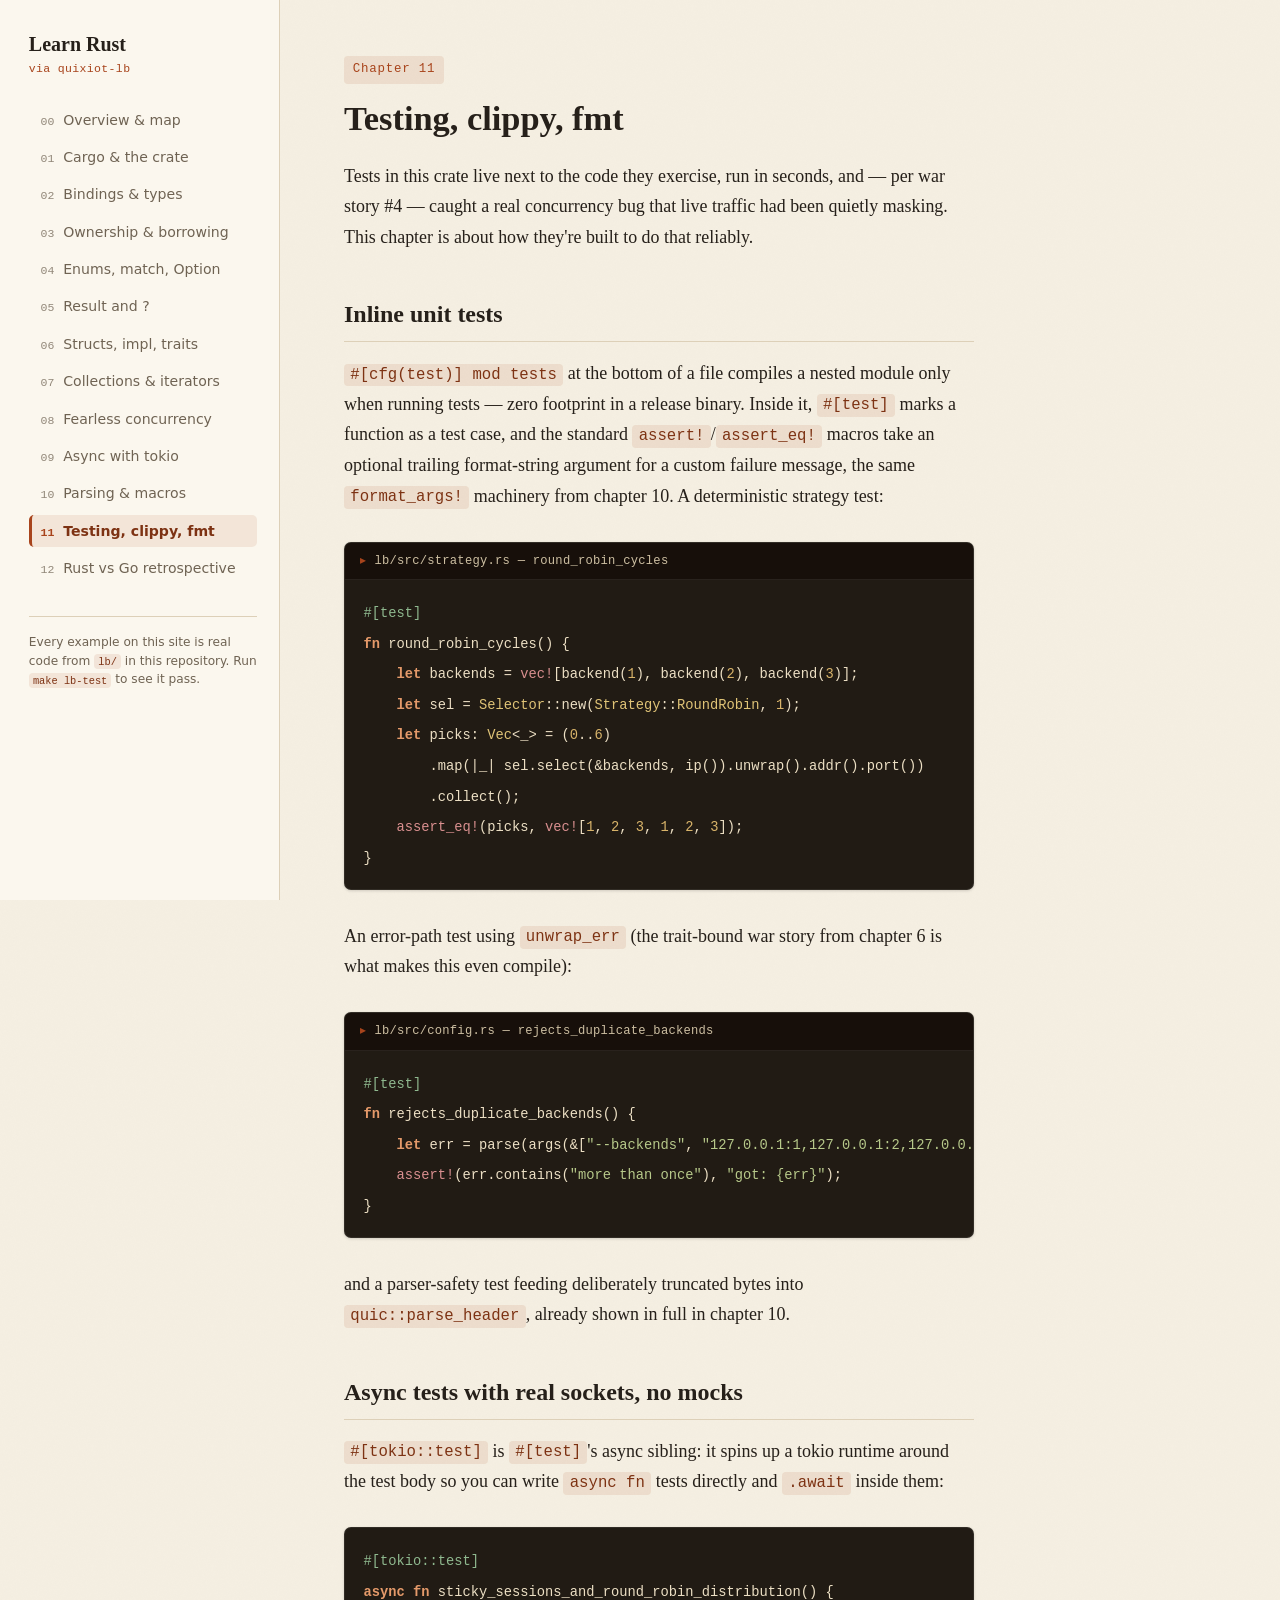
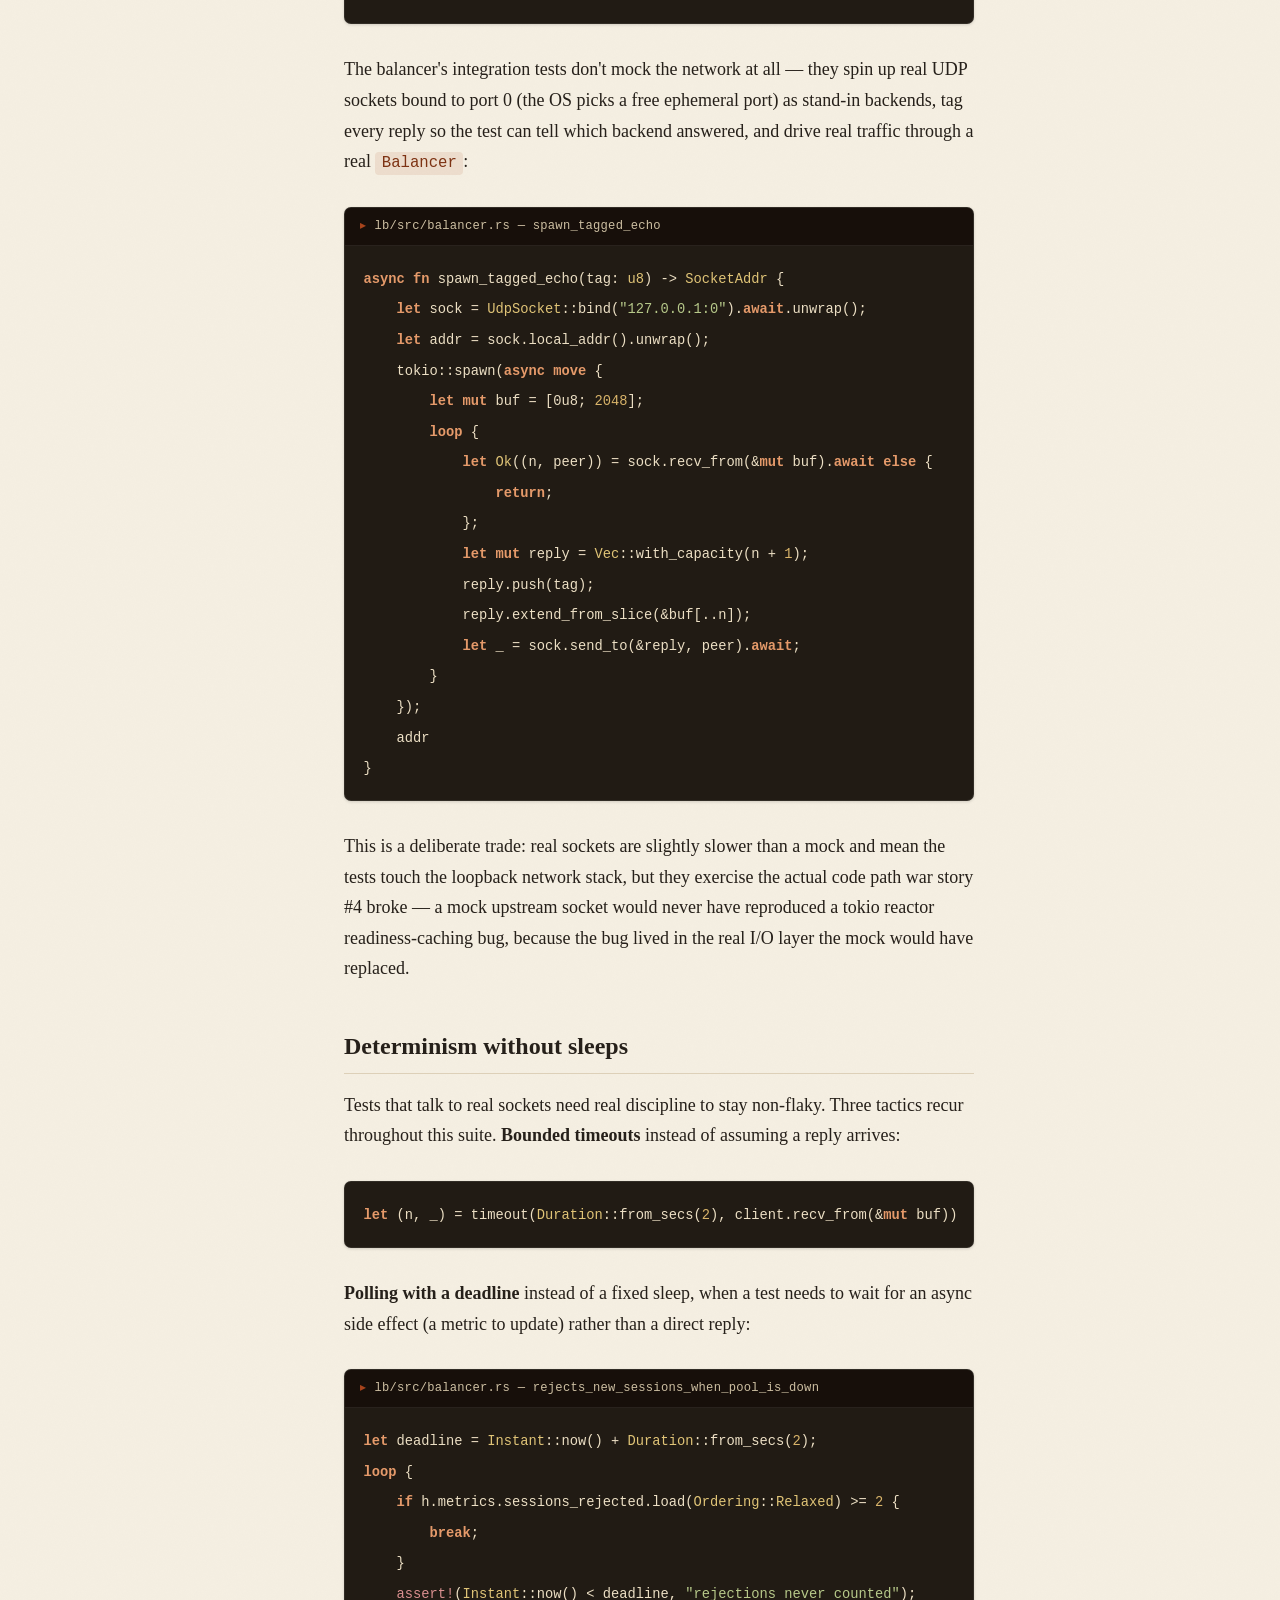
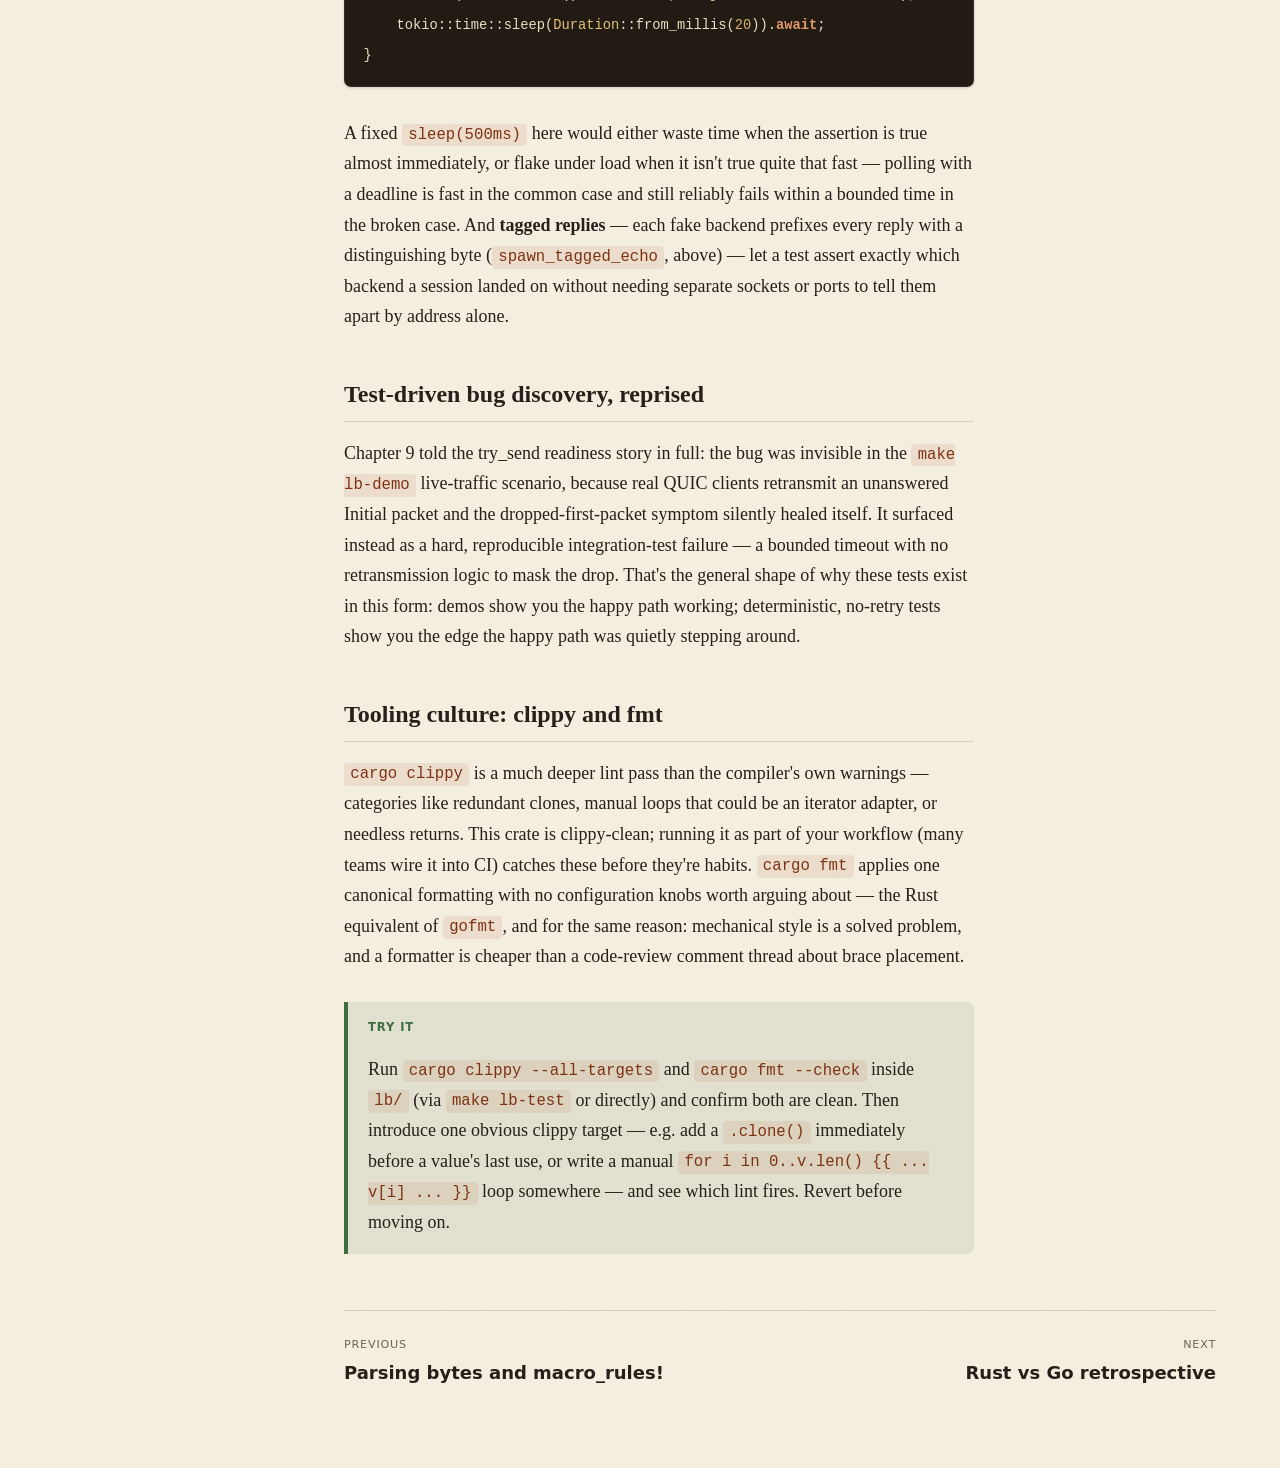
<file: learn-rust/11-testing.html>
<!doctype html>
<html lang="en">
<head>
<meta charset="utf-8">
<meta name="viewport" content="width=device-width, initial-scale=1">
<title>Testing, clippy, fmt — Learn Rust via quixiot-lb</title>
<link rel="stylesheet" href="assets/style.css">
</head>
<body>
<div class="layout">
<nav class="sidebar">
  <a class="site-title" href="index.html">Learn Rust<small>via quixiot-lb</small></a>
  <ol class="chapter-list">
<li><a class="" href="index.html"><span class="num">00</span><span>Overview &amp; map</span></a></li>
<li><a class="" href="01-toolchain.html"><span class="num">01</span><span>Cargo &amp; the crate</span></a></li>
<li><a class="" href="02-fundamentals.html"><span class="num">02</span><span>Bindings &amp; types</span></a></li>
<li><a class="" href="03-ownership.html"><span class="num">03</span><span>Ownership &amp; borrowing</span></a></li>
<li><a class="" href="04-enums-matching.html"><span class="num">04</span><span>Enums, match, Option</span></a></li>
<li><a class="" href="05-errors.html"><span class="num">05</span><span>Result and ?</span></a></li>
<li><a class="" href="06-structs-traits.html"><span class="num">06</span><span>Structs, impl, traits</span></a></li>
<li><a class="" href="07-collections-iterators.html"><span class="num">07</span><span>Collections &amp; iterators</span></a></li>
<li><a class="" href="08-concurrency.html"><span class="num">08</span><span>Fearless concurrency</span></a></li>
<li><a class="" href="09-async.html"><span class="num">09</span><span>Async with tokio</span></a></li>
<li><a class="" href="10-parsing-macros.html"><span class="num">10</span><span>Parsing &amp; macros</span></a></li>
<li><a class="current" href="11-testing.html"><span class="num">11</span><span>Testing, clippy, fmt</span></a></li>
<li><a class="" href="12-rust-vs-go.html"><span class="num">12</span><span>Rust vs Go retrospective</span></a></li>
  </ol>
  <div class="sidebar-foot">Every example on this site is real code from <code>lb/</code> in this repository. Run <code>make lb-test</code> to see it pass.</div>
</nav>
<main class="content">
<article>
<span class="kicker">Chapter 11</span>
<h1>Testing, clippy, fmt</h1>

<p class="lede">Tests in this crate live next to the code they exercise, run in seconds, and
&mdash; per war story #4 &mdash; caught a real concurrency bug that live traffic had been
quietly masking. This chapter is about how they're built to do that reliably.</p>

<h2>Inline unit tests</h2>
<p><code>#[cfg(test)] mod tests</code> at the bottom of a file compiles a nested module only
when running tests &mdash; zero footprint in a release binary. Inside it, <code>#[test]</code>
marks a function as a test case, and the standard <code>assert!</code>/<code>assert_eq!</code>
macros take an optional trailing format-string argument for a custom failure message, the same
<code>format_args!</code> machinery from chapter 10. A deterministic strategy test:</p>
<div class="snippet">
  <div class="snippet-caption">lb/src/strategy.rs — round_robin_cycles</div>
  <pre><code>#[test]
fn round_robin_cycles() {
    let backends = vec![backend(1), backend(2), backend(3)];
    let sel = Selector::new(Strategy::RoundRobin, 1);
    let picks: Vec&lt;_&gt; = (0..6)
        .map(|_| sel.select(&amp;backends, ip()).unwrap().addr().port())
        .collect();
    assert_eq!(picks, vec![1, 2, 3, 1, 2, 3]);
}</code></pre>
</div>
<p>An error-path test using <code>unwrap_err</code> (the trait-bound war story from chapter 6
is what makes this even compile):</p>
<div class="snippet">
  <div class="snippet-caption">lb/src/config.rs — rejects_duplicate_backends</div>
  <pre><code>#[test]
fn rejects_duplicate_backends() {
    let err = parse(args(&amp;["--backends", "127.0.0.1:1,127.0.0.1:2,127.0.0.1:1"])).unwrap_err();
    assert!(err.contains("more than once"), "got: {err}");
}</code></pre>
</div>
<p>and a parser-safety test feeding deliberately truncated bytes into
<code>quic::parse_header</code>, already shown in full in chapter 10.</p>

<h2>Async tests with real sockets, no mocks</h2>
<p><code>#[tokio::test]</code> is <code>#[test]</code>'s async sibling: it spins up a tokio
runtime around the test body so you can write <code>async fn</code> tests directly and
<code>.await</code> inside them:</p>
<pre><code>#[tokio::test]
async fn sticky_sessions_and_round_robin_distribution() {</code></pre>
<p>The balancer's integration tests don't mock the network at all &mdash; they spin up real
UDP sockets bound to port 0 (the OS picks a free ephemeral port) as stand-in backends, tag
every reply so the test can tell which backend answered, and drive real traffic through a
real <code>Balancer</code>:</p>
<div class="snippet">
  <div class="snippet-caption">lb/src/balancer.rs — spawn_tagged_echo</div>
  <pre><code>async fn spawn_tagged_echo(tag: u8) -&gt; SocketAddr {
    let sock = UdpSocket::bind("127.0.0.1:0").await.unwrap();
    let addr = sock.local_addr().unwrap();
    tokio::spawn(async move {
        let mut buf = [0u8; 2048];
        loop {
            let Ok((n, peer)) = sock.recv_from(&amp;mut buf).await else {
                return;
            };
            let mut reply = Vec::with_capacity(n + 1);
            reply.push(tag);
            reply.extend_from_slice(&amp;buf[..n]);
            let _ = sock.send_to(&amp;reply, peer).await;
        }
    });
    addr
}</code></pre>
</div>
<p>This is a deliberate trade: real sockets are slightly slower than a mock and mean the tests
touch the loopback network stack, but they exercise the actual code path war story #4 broke
&mdash; a mock upstream socket would never have reproduced a tokio reactor readiness-caching
bug, because the bug lived in the real I/O layer the mock would have replaced.</p>

<h2>Determinism without sleeps</h2>
<p>Tests that talk to real sockets need real discipline to stay non-flaky. Three tactics recur
throughout this suite. <strong>Bounded timeouts</strong> instead of assuming a reply arrives:</p>
<pre><code>let (n, _) = timeout(Duration::from_secs(2), client.recv_from(&amp;mut buf))</code></pre>
<p><strong>Polling with a deadline</strong> instead of a fixed sleep, when a test needs to wait
for an async side effect (a metric to update) rather than a direct reply:</p>
<div class="snippet">
  <div class="snippet-caption">lb/src/balancer.rs — rejects_new_sessions_when_pool_is_down</div>
  <pre><code>let deadline = Instant::now() + Duration::from_secs(2);
loop {
    if h.metrics.sessions_rejected.load(Ordering::Relaxed) &gt;= 2 {
        break;
    }
    assert!(Instant::now() &lt; deadline, "rejections never counted");
    tokio::time::sleep(Duration::from_millis(20)).await;
}</code></pre>
</div>
<p>A fixed <code>sleep(500ms)</code> here would either waste time when the assertion is true
almost immediately, or flake under load when it isn't true quite that fast &mdash; polling
with a deadline is fast in the common case and still reliably fails within a bounded time in
the broken case. And <strong>tagged replies</strong> &mdash; each fake backend prefixes every
reply with a distinguishing byte (<code>spawn_tagged_echo</code>, above) &mdash; let a test
assert exactly which backend a session landed on without needing separate sockets or ports to
tell them apart by address alone.</p>

<h2>Test-driven bug discovery, reprised</h2>
<p>Chapter 9 told the try_send readiness story in full: the bug was invisible in the
<code>make lb-demo</code> live-traffic scenario, because real QUIC clients retransmit an
unanswered Initial packet and the dropped-first-packet symptom silently healed itself. It
surfaced instead as a hard, reproducible integration-test failure &mdash; a bounded timeout
with no retransmission logic to mask the drop. That's the general shape of why these tests
exist in this form: demos show you the happy path working; deterministic, no-retry tests show
you the edge the happy path was quietly stepping around.</p>

<h2>Tooling culture: clippy and fmt</h2>
<p><code>cargo clippy</code> is a much deeper lint pass than the compiler's own warnings
&mdash; categories like redundant clones, manual loops that could be an iterator adapter, or
needless returns. This crate is clippy-clean; running it as part of your workflow (many teams
wire it into CI) catches these before they're habits. <code>cargo fmt</code> applies one
canonical formatting with no configuration knobs worth arguing about &mdash; the Rust
equivalent of <code>gofmt</code>, and for the same reason: mechanical style is a solved
problem, and a formatter is cheaper than a code-review comment thread about brace placement.</p>

<div class="callout callout-tryit">
  <span class="callout-label">Try it</span>
  <p>Run <code>cargo clippy --all-targets</code> and <code>cargo fmt --check</code> inside <code>lb/</code> (via <code>make lb-test</code> or directly) and confirm both are clean. Then introduce one obvious clippy target &mdash; e.g. add a <code>.clone()</code> immediately before a value's last use, or write a manual <code>for i in 0..v.len() {{ ... v[i] ... }}</code> loop somewhere &mdash; and see which lint fires. Revert before moving on.</p>
</div>

</article>
<footer class="chapter-nav"><a class="prev" href="10-parsing-macros.html"><span class="label">Previous</span><span class="chapter-nav-title">Parsing bytes and macro_rules!</span></a><a class="next" href="12-rust-vs-go.html"><span class="label">Next</span><span class="chapter-nav-title">Rust vs Go retrospective</span></a></footer>
</main>
</div>
<script src="assets/highlight.js"></script>
</body>
</html>
</file>
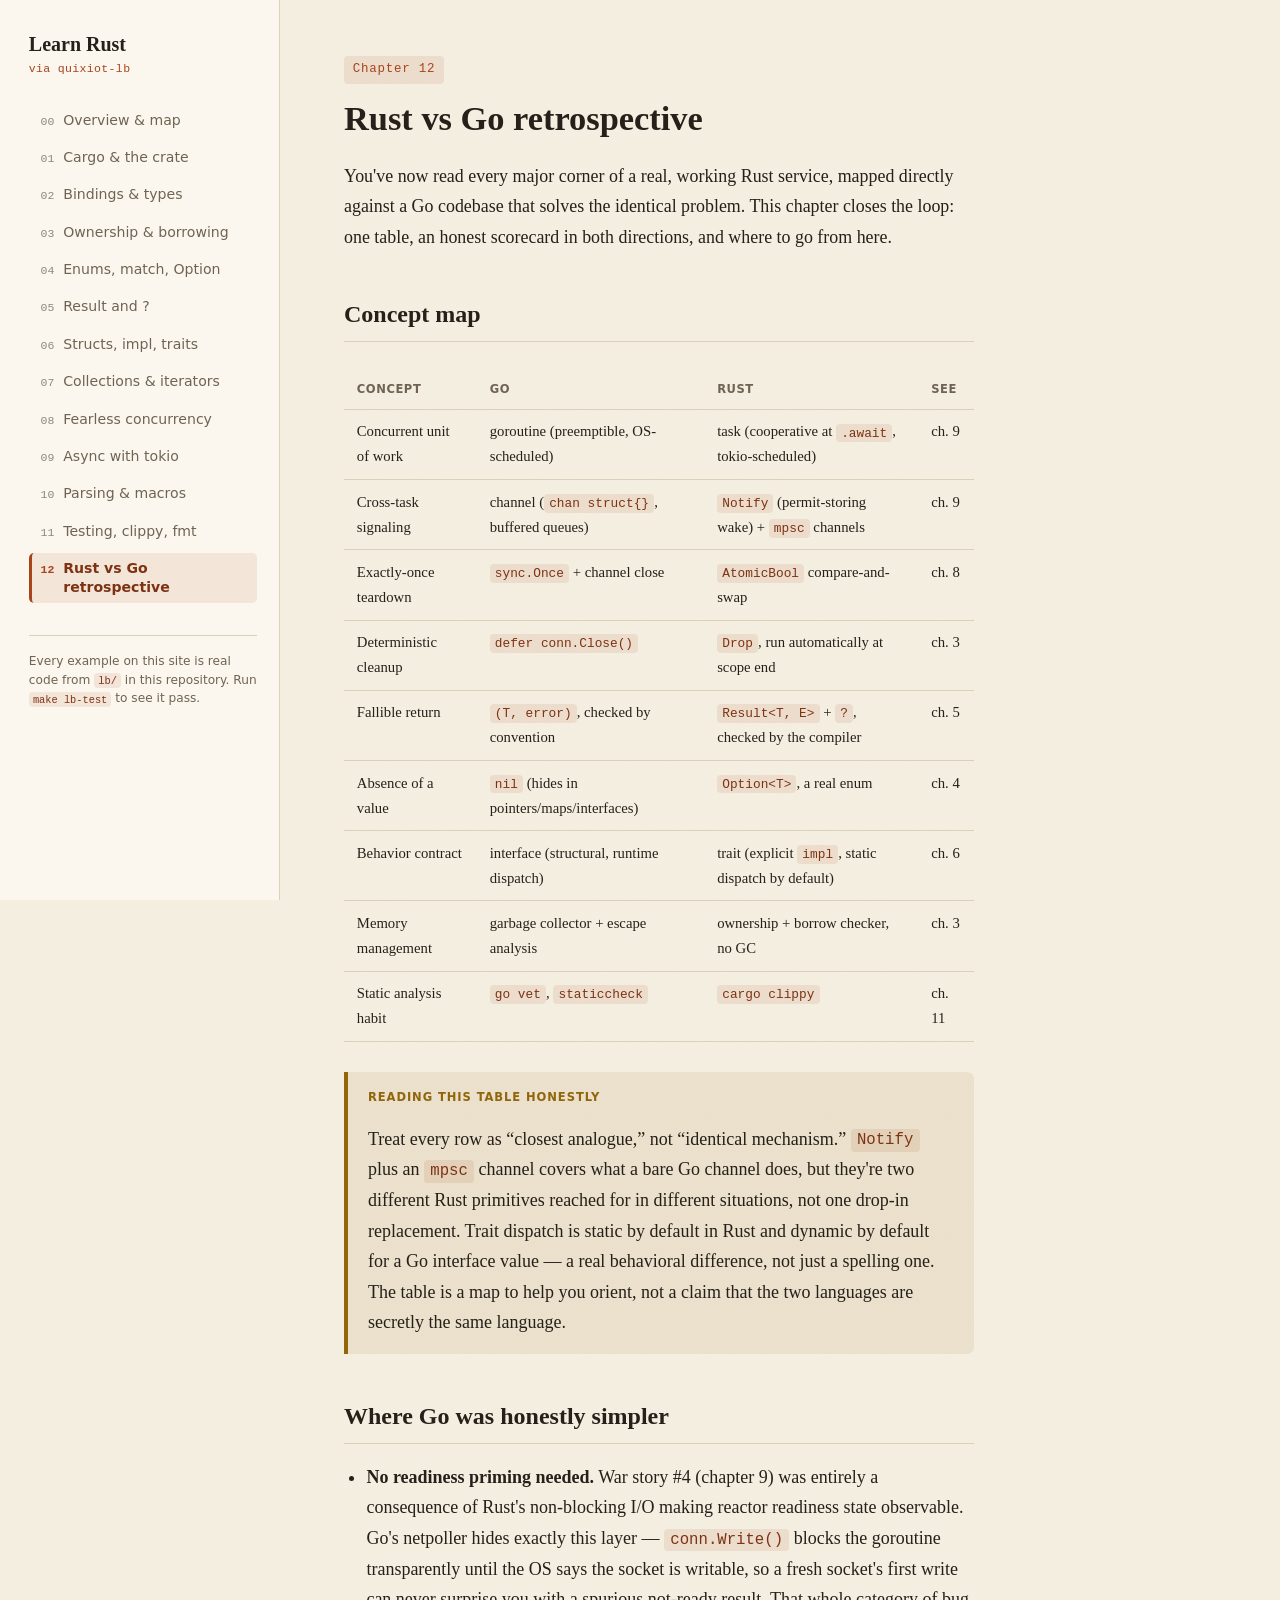
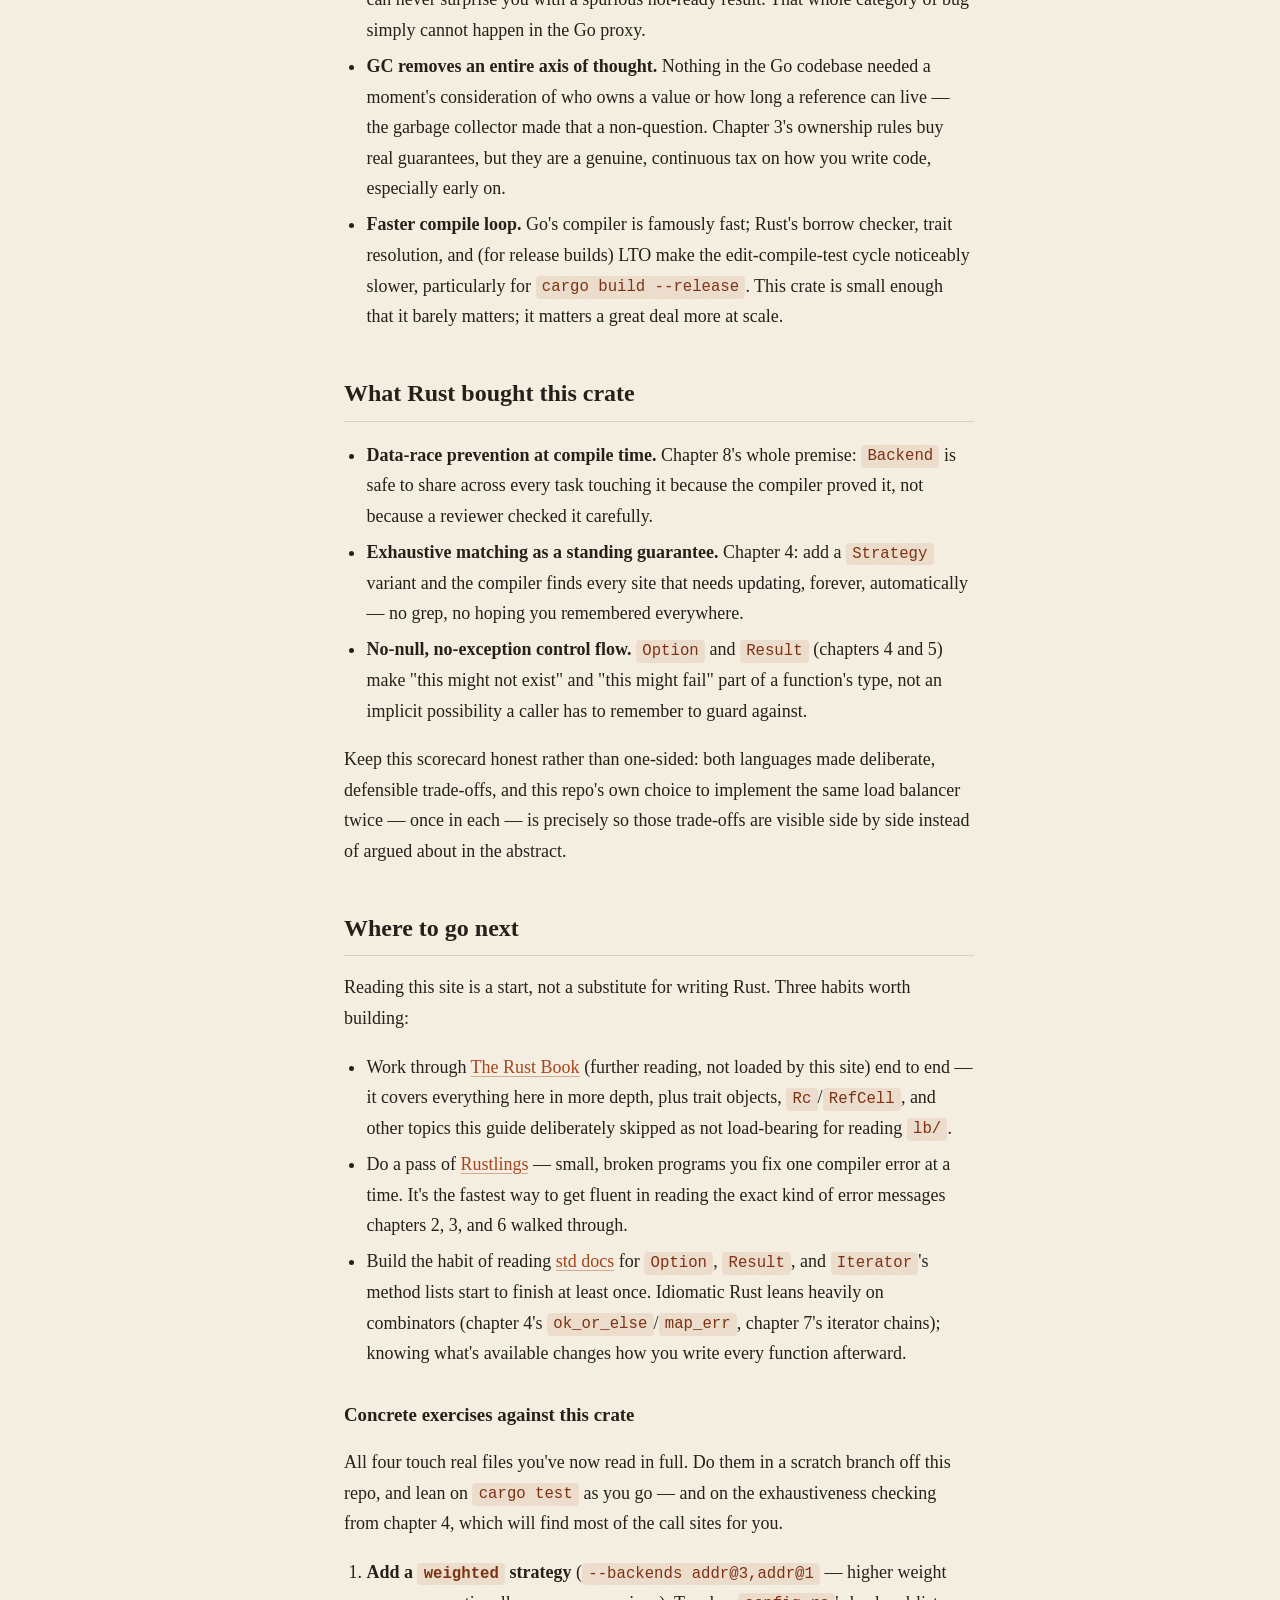
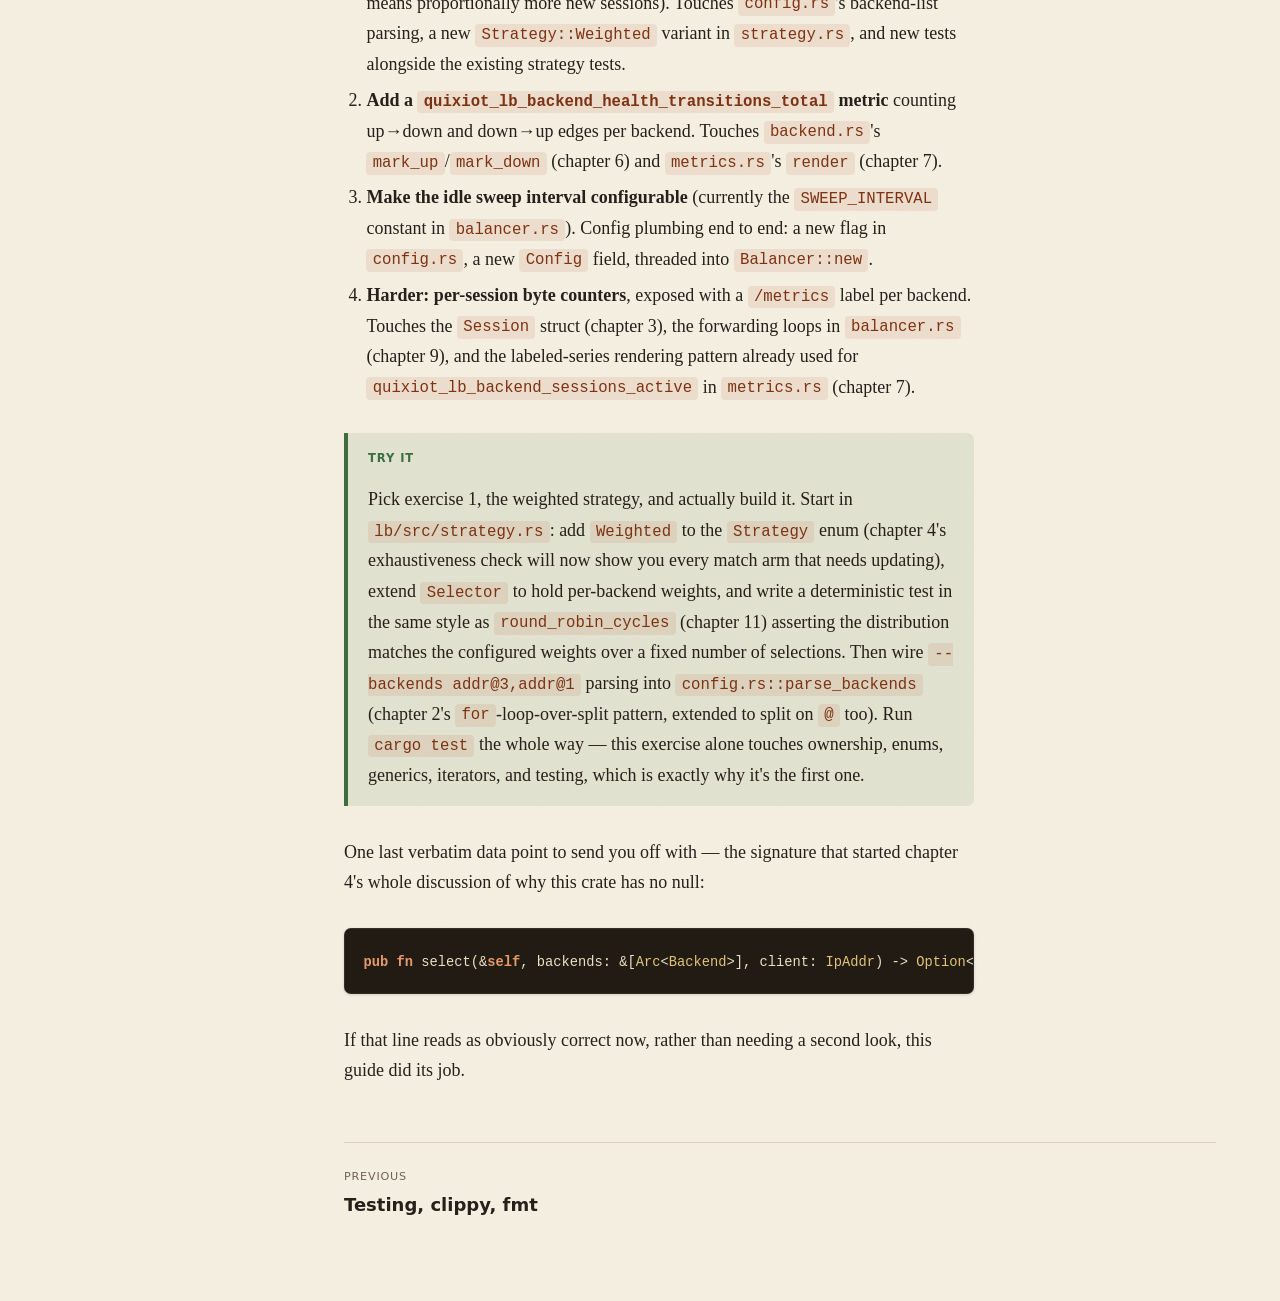
<file: learn-rust/12-rust-vs-go.html>
<!doctype html>
<html lang="en">
<head>
<meta charset="utf-8">
<meta name="viewport" content="width=device-width, initial-scale=1">
<title>Rust vs Go retrospective — Learn Rust via quixiot-lb</title>
<link rel="stylesheet" href="assets/style.css">
</head>
<body>
<div class="layout">
<nav class="sidebar">
  <a class="site-title" href="index.html">Learn Rust<small>via quixiot-lb</small></a>
  <ol class="chapter-list">
<li><a class="" href="index.html"><span class="num">00</span><span>Overview &amp; map</span></a></li>
<li><a class="" href="01-toolchain.html"><span class="num">01</span><span>Cargo &amp; the crate</span></a></li>
<li><a class="" href="02-fundamentals.html"><span class="num">02</span><span>Bindings &amp; types</span></a></li>
<li><a class="" href="03-ownership.html"><span class="num">03</span><span>Ownership &amp; borrowing</span></a></li>
<li><a class="" href="04-enums-matching.html"><span class="num">04</span><span>Enums, match, Option</span></a></li>
<li><a class="" href="05-errors.html"><span class="num">05</span><span>Result and ?</span></a></li>
<li><a class="" href="06-structs-traits.html"><span class="num">06</span><span>Structs, impl, traits</span></a></li>
<li><a class="" href="07-collections-iterators.html"><span class="num">07</span><span>Collections &amp; iterators</span></a></li>
<li><a class="" href="08-concurrency.html"><span class="num">08</span><span>Fearless concurrency</span></a></li>
<li><a class="" href="09-async.html"><span class="num">09</span><span>Async with tokio</span></a></li>
<li><a class="" href="10-parsing-macros.html"><span class="num">10</span><span>Parsing &amp; macros</span></a></li>
<li><a class="" href="11-testing.html"><span class="num">11</span><span>Testing, clippy, fmt</span></a></li>
<li><a class="current" href="12-rust-vs-go.html"><span class="num">12</span><span>Rust vs Go retrospective</span></a></li>
  </ol>
  <div class="sidebar-foot">Every example on this site is real code from <code>lb/</code> in this repository. Run <code>make lb-test</code> to see it pass.</div>
</nav>
<main class="content">
<article>
<span class="kicker">Chapter 12</span>
<h1>Rust vs Go retrospective</h1>

<p class="lede">You've now read every major corner of a real, working Rust service, mapped
directly against a Go codebase that solves the identical problem. This chapter closes the
loop: one table, an honest scorecard in both directions, and where to go from here.</p>

<h2>Concept map</h2>
<div class="table-wrap"><table><thead><tr><th>Concept</th><th>Go</th><th>Rust</th><th>See</th></tr></thead><tbody><tr><td>Concurrent unit of work</td><td>goroutine (preemptible, OS-scheduled)</td><td>task (cooperative at <code>.await</code>, tokio-scheduled)</td><td>ch. 9</td></tr><tr><td>Cross-task signaling</td><td>channel (<code>chan struct{}</code>, buffered queues)</td><td><code>Notify</code> (permit-storing wake) + <code>mpsc</code> channels</td><td>ch. 9</td></tr><tr><td>Exactly-once teardown</td><td><code>sync.Once</code> + channel close</td><td><code>AtomicBool</code> compare-and-swap</td><td>ch. 8</td></tr><tr><td>Deterministic cleanup</td><td><code>defer conn.Close()</code></td><td><code>Drop</code>, run automatically at scope end</td><td>ch. 3</td></tr><tr><td>Fallible return</td><td><code>(T, error)</code>, checked by convention</td><td><code>Result&lt;T, E&gt;</code> + <code>?</code>, checked by the compiler</td><td>ch. 5</td></tr><tr><td>Absence of a value</td><td><code>nil</code> (hides in pointers/maps/interfaces)</td><td><code>Option&lt;T&gt;</code>, a real enum</td><td>ch. 4</td></tr><tr><td>Behavior contract</td><td>interface (structural, runtime dispatch)</td><td>trait (explicit <code>impl</code>, static dispatch by default)</td><td>ch. 6</td></tr><tr><td>Memory management</td><td>garbage collector + escape analysis</td><td>ownership + borrow checker, no GC</td><td>ch. 3</td></tr><tr><td>Static analysis habit</td><td><code>go vet</code>, <code>staticcheck</code></td><td><code>cargo clippy</code></td><td>ch. 11</td></tr></tbody></table></div>

<div class="callout callout-gotcha">
  <span class="callout-label">Reading this table honestly</span>
  <p>Treat every row as &ldquo;closest analogue,&rdquo; not &ldquo;identical mechanism.&rdquo; <code>Notify</code> plus an <code>mpsc</code> channel covers what a bare Go channel does, but they're two different Rust primitives reached for in different situations, not one drop-in replacement. Trait dispatch is static by default in Rust and dynamic by default for a Go interface value &mdash; a real behavioral difference, not just a spelling one. The table is a map to help you orient, not a claim that the two languages are secretly the same language.</p>
</div>

<h2>Where Go was honestly simpler</h2>
<ul>
<li><strong>No readiness priming needed.</strong> War story #4 (chapter 9) was entirely a
consequence of Rust's non-blocking I/O making reactor readiness state observable. Go's
netpoller hides exactly this layer &mdash; <code>conn.Write()</code> blocks the goroutine
transparently until the OS says the socket is writable, so a fresh socket's first write can
never surprise you with a spurious not-ready result. That whole category of bug simply cannot
happen in the Go proxy.</li>
<li><strong>GC removes an entire axis of thought.</strong> Nothing in the Go codebase needed a
moment's consideration of who owns a value or how long a reference can live &mdash; the
garbage collector made that a non-question. Chapter 3's ownership rules buy real guarantees,
but they are a genuine, continuous tax on how you write code, especially early on.</li>
<li><strong>Faster compile loop.</strong> Go's compiler is famously fast; Rust's borrow
checker, trait resolution, and (for release builds) LTO make the edit-compile-test cycle
noticeably slower, particularly for <code>cargo build --release</code>. This crate is small
enough that it barely matters; it matters a great deal more at scale.</li>
</ul>

<h2>What Rust bought this crate</h2>
<ul>
<li><strong>Data-race prevention at compile time.</strong> Chapter 8's whole premise:
<code>Backend</code> is safe to share across every task touching it because the compiler
proved it, not because a reviewer checked it carefully.</li>
<li><strong>Exhaustive matching as a standing guarantee.</strong> Chapter 4: add a
<code>Strategy</code> variant and the compiler finds every site that needs updating, forever,
automatically &mdash; no grep, no hoping you remembered everywhere.</li>
<li><strong>No-null, no-exception control flow.</strong> <code>Option</code> and
<code>Result</code> (chapters 4 and 5) make "this might not exist" and "this might fail" part
of a function's type, not an implicit possibility a caller has to remember to guard against.</li>
</ul>
<p>Keep this scorecard honest rather than one-sided: both languages made deliberate,
defensible trade-offs, and this repo's own choice to implement the same load balancer twice
&mdash; once in each &mdash; is precisely so those trade-offs are visible side by side instead
of argued about in the abstract.</p>

<h2>Where to go next</h2>
<p>Reading this site is a start, not a substitute for writing Rust. Three habits worth
building:</p>
<ul>
<li>Work through <a href="https://doc.rust-lang.org/book/">The Rust Book</a> (further
reading, not loaded by this site) end to end &mdash; it covers everything here in more depth,
plus trait objects, <code>Rc</code>/<code>RefCell</code>, and other topics this guide
deliberately skipped as not load-bearing for reading <code>lb/</code>.</li>
<li>Do a pass of <a href="https://github.com/rust-lang/rustlings">Rustlings</a> &mdash; small,
broken programs you fix one compiler error at a time. It's the fastest way to get fluent in
reading the exact kind of error messages chapters 2, 3, and 6 walked through.</li>
<li>Build the habit of reading <a href="https://doc.rust-lang.org/std/">std docs</a> for
<code>Option</code>, <code>Result</code>, and <code>Iterator</code>'s method lists start to
finish at least once. Idiomatic Rust leans heavily on combinators (chapter 4's
<code>ok_or_else</code>/<code>map_err</code>, chapter 7's iterator chains); knowing what's
available changes how you write every function afterward.</li>
</ul>

<h3>Concrete exercises against this crate</h3>
<p>All four touch real files you've now read in full. Do them in a scratch branch off this
repo, and lean on <code>cargo test</code> as you go &mdash; and on the exhaustiveness checking
from chapter 4, which will find most of the call sites for you.</p>
<ol>
<li><strong>Add a <code>weighted</code> strategy</strong> (<code>--backends addr@3,addr@1</code>
&mdash; higher weight means proportionally more new sessions). Touches
<code>config.rs</code>'s backend-list parsing, a new <code>Strategy::Weighted</code> variant in
<code>strategy.rs</code>, and new tests alongside the existing strategy tests.</li>
<li><strong>Add a <code>quixiot_lb_backend_health_transitions_total</code> metric</strong>
counting up→down and down→up edges per backend. Touches <code>backend.rs</code>'s
<code>mark_up</code>/<code>mark_down</code> (chapter 6) and <code>metrics.rs</code>'s
<code>render</code> (chapter 7).</li>
<li><strong>Make the idle sweep interval configurable</strong> (currently the
<code>SWEEP_INTERVAL</code> constant in <code>balancer.rs</code>). Config plumbing end to end:
a new flag in <code>config.rs</code>, a new <code>Config</code> field, threaded into
<code>Balancer::new</code>.</li>
<li><strong>Harder: per-session byte counters</strong>, exposed with a <code>/metrics</code>
label per backend. Touches the <code>Session</code> struct (chapter 3), the forwarding loops
in <code>balancer.rs</code> (chapter 9), and the labeled-series rendering pattern already used
for <code>quixiot_lb_backend_sessions_active</code> in <code>metrics.rs</code> (chapter 7).</li>
</ol>

<div class="callout callout-tryit">
  <span class="callout-label">Try it</span>
  <p>Pick exercise 1, the weighted strategy, and actually build it. Start in <code>lb/src/strategy.rs</code>: add <code>Weighted</code> to the <code>Strategy</code> enum (chapter 4's exhaustiveness check will now show you every match arm that needs updating), extend <code>Selector</code> to hold per-backend weights, and write a deterministic test in the same style as <code>round_robin_cycles</code> (chapter 11) asserting the distribution matches the configured weights over a fixed number of selections. Then wire <code>--backends addr@3,addr@1</code> parsing into <code>config.rs::parse_backends</code> (chapter 2's <code>for</code>-loop-over-split pattern, extended to split on <code>@</code> too). Run <code>cargo test</code> the whole way &mdash; this exercise alone touches ownership, enums, generics, iterators, and testing, which is exactly why it's the first one.</p>
</div>

<p>One last verbatim data point to send you off with &mdash; the signature that started
chapter 4's whole discussion of why this crate has no null:</p>
<pre><code>pub fn select(&amp;self, backends: &amp;[Arc&lt;Backend&gt;], client: IpAddr) -&gt; Option&lt;Arc&lt;Backend&gt;&gt; {</code></pre>
<p>If that line reads as obviously correct now, rather than needing a second look, this guide
did its job.</p>

</article>
<footer class="chapter-nav"><a class="prev" href="11-testing.html"><span class="label">Previous</span><span class="chapter-nav-title">Testing, clippy, fmt</span></a></footer>
</main>
</div>
<script src="assets/highlight.js"></script>
</body>
</html>
</file>
<file: learn-rust/assets/style.css>
/* ==========================================================================
   Learn Rust via quixiot-lb — shared stylesheet
   A calm, print-like "technical field guide" reading experience.
   Fully offline: system font stacks only, no web fonts, no external assets.
   ========================================================================== */

*, *::before, *::after { box-sizing: border-box; }

:root {
  /* ---- palette: light (warm paper / ink) ---- */
  --bg: #f5efe2;
  --bg-raised: #fbf7ee;
  --text: #26201a;
  --text-muted: #6f6353;
  --border: #ddd0b8;
  --accent: #a8441c;
  --accent-strong: #7d3213;
  --accent-tint: rgba(168, 68, 28, 0.1);
  --selection: rgba(168, 68, 28, 0.22);

  /* code board stays dark in both themes, like a terminal pasted onto the page */
  --code-bg: #211b14;
  --code-bg-caption: #170f0a;
  --code-border: rgba(255, 255, 255, 0.08);
  --code-text: #ecdfc4;

  /* callout hues */
  --go-color: #206884;
  --gotcha-color: #91650a;
  --warstory-color: #9c3226;
  --tryit-color: #3c6e3f;

  /* type */
  --font-serif: "Iowan Old Style", "Palatino Linotype", "URW Palladio L", Palatino, Georgia, "Times New Roman", serif;
  --font-sans: -apple-system, BlinkMacSystemFont, "Segoe UI", "Helvetica Neue", system-ui, sans-serif;
  --font-mono: ui-monospace, "SF Mono", "Cascadia Code", "Source Code Pro", Menlo, Consolas, "Liberation Mono", "Courier New", monospace;

  --measure: 70ch;
  --sidebar-w: 280px;

  color-scheme: light dark;
}

@media (prefers-color-scheme: dark) {
  :root {
    --bg: #1a1611;
    --bg-raised: #221c15;
    --text: #ecdfc7;
    --text-muted: #a1927b;
    --border: #3c3223;
    --accent: #e08a4f;
    --accent-strong: #f2a469;
    --accent-tint: rgba(224, 138, 79, 0.14);
    --selection: rgba(224, 138, 79, 0.3);

    --go-color: #64b3d6;
    --gotcha-color: #dcac3f;
    --warstory-color: #e2786a;
    --tryit-color: #7bc487;
  }
}

html { -webkit-text-size-adjust: 100%; }

body {
  margin: 0;
  background-color: var(--bg);
  background-image: url("data:image/svg+xml;utf8,<svg xmlns='http://www.w3.org/2000/svg' width='120' height='120'><filter id='n'><feTurbulence type='fractalNoise' baseFrequency='0.9' numOctaves='2' stitchTiles='stitch'/><feColorMatrix type='saturate' values='0'/></filter><rect width='100%25' height='100%25' filter='url(%23n)' opacity='0.025'/></svg>");
  color: var(--text);
  font-family: var(--font-serif);
  font-size: 18px;
  line-height: 1.7;
  min-height: 100vh;
  overflow-x: hidden;
}

::selection { background: var(--selection); }

a { color: var(--accent); text-decoration-color: rgba(168, 68, 28, 0.4); text-underline-offset: 0.16em; }
a:hover { text-decoration-color: currentColor; }
a:focus-visible, button:focus-visible, summary:focus-visible {
  outline: 2px solid var(--accent);
  outline-offset: 2px;
}

img, table, pre { max-width: 100%; }

/* ---- layout shell ---- */

.layout {
  display: flex;
  align-items: flex-start;
  min-height: 100vh;
}

.sidebar {
  flex: 0 0 var(--sidebar-w);
  width: var(--sidebar-w);
  position: sticky;
  top: 0;
  align-self: flex-start;
  height: 100vh;
  overflow-y: auto;
  padding: 2rem 1.4rem 2rem 1.8rem;
  border-right: 1px solid var(--border);
  background: var(--bg-raised);
  font-family: var(--font-sans);
}

.site-title {
  display: block;
  font-family: var(--font-serif);
  font-weight: 700;
  font-size: 1.25rem;
  color: var(--text);
  text-decoration: none;
  line-height: 1.25;
}
.site-title small {
  display: block;
  font-family: var(--font-mono);
  font-size: 0.72rem;
  font-weight: 400;
  letter-spacing: 0.03em;
  color: var(--accent);
  margin-top: 0.3rem;
}

.chapter-list {
  list-style: none;
  margin: 1.75rem 0 0;
  padding: 0;
}
.chapter-list li + li { margin-top: 0.15rem; }
.chapter-list a {
  display: flex;
  gap: 0.55rem;
  align-items: baseline;
  padding: 0.4rem 0.55rem;
  border-radius: 5px;
  color: var(--text-muted);
  text-decoration: none;
  font-size: 0.88rem;
  line-height: 1.35;
  border-left: 3px solid transparent;
}
.chapter-list a .num {
  font-family: var(--font-mono);
  font-size: 0.72rem;
  color: var(--text-muted);
  flex: 0 0 auto;
  opacity: 0.75;
}
.chapter-list a:hover { background: var(--accent-tint); color: var(--text); }
.chapter-list a.current {
  background: var(--accent-tint);
  color: var(--accent-strong);
  border-left-color: var(--accent);
  font-weight: 600;
}
.chapter-list a.current .num { color: var(--accent); opacity: 1; }

.sidebar-foot {
  margin-top: 2rem;
  padding-top: 1rem;
  border-top: 1px solid var(--border);
  font-size: 0.76rem;
  color: var(--text-muted);
  line-height: 1.5;
}
.sidebar-foot code { font-size: 0.85em; }

.content {
  flex: 1 1 auto;
  min-width: 0;
  padding: 3.2rem clamp(1.25rem, 5vw, 4.5rem) 5rem;
}

article { max-width: var(--measure); }

.kicker {
  display: inline-block;
  font-family: var(--font-mono);
  font-size: 0.78rem;
  letter-spacing: 0.06em;
  color: var(--accent);
  background: var(--accent-tint);
  padding: 0.2rem 0.55rem;
  border-radius: 4px;
  margin-bottom: 0.9rem;
}

h1 {
  font-family: var(--font-serif);
  font-weight: 700;
  font-size: 2.15rem;
  line-height: 1.18;
  margin: 0 0 1.4rem;
  max-width: 26ch;
}

h2 {
  font-family: var(--font-serif);
  font-weight: 700;
  font-size: 1.5rem;
  margin: 2.6rem 0 1rem;
  padding-bottom: 0.4rem;
  border-bottom: 1px solid var(--border);
}

h3 {
  font-family: var(--font-serif);
  font-weight: 700;
  font-size: 1.18rem;
  margin: 1.9rem 0 0.8rem;
}

p, li { color: var(--text); }
p { margin: 1rem 0; }
.lede {
  font-size: 1.12rem;
  color: var(--text);
  max-width: var(--measure);
}

ul, ol { padding-left: 1.4rem; }
li { margin: 0.35rem 0; }
li > ul, li > ol { margin: 0.35rem 0; }

strong { color: var(--text); }
hr {
  border: none;
  border-top: 1px solid var(--border);
  margin: 2.5rem 0;
}

/* ---- inline code ---- */

code:not(pre code) {
  font-family: var(--font-mono);
  font-size: 0.87em;
  background: var(--accent-tint);
  color: var(--accent-strong);
  padding: 0.15em 0.4em;
  border-radius: 4px;
  word-break: break-word;
}

/* ---- code snippet with caption bar ---- */

.snippet {
  margin: 1.9rem 0;
  border: 1px solid var(--code-border);
  border-radius: 7px;
  overflow: hidden;
  background: var(--code-bg);
  box-shadow: 0 1px 3px rgba(0, 0, 0, 0.15);
}
.snippet-caption {
  display: flex;
  align-items: center;
  gap: 0.5rem;
  font-family: var(--font-mono);
  font-size: 0.76rem;
  letter-spacing: 0.02em;
  color: #cdbfa2;
  background: var(--code-bg-caption);
  padding: 0.5rem 0.95rem;
  border-bottom: 1px solid var(--code-border);
}
.snippet-caption::before { content: "\25B8"; color: var(--accent); }
.snippet-caption.not-compiling { color: #e2a99c; }
.snippet-caption.not-compiling::before { content: "\2717"; color: var(--warstory-color); }
.snippet pre {
  margin: 0;
  padding: 1.05rem 1.15rem;
  overflow-x: auto;
}
/* Bare code blocks (one-liners without a caption bar) get the same dark board
   as .snippet — the token palette is light-on-dark and unreadable without it. */
pre:not(.snippet pre) {
  margin: 1.9rem 0;
  padding: 1.05rem 1.15rem;
  overflow-x: auto;
  background: var(--code-bg);
  border: 1px solid var(--code-border);
  border-radius: 7px;
  box-shadow: 0 1px 3px rgba(0, 0, 0, 0.15);
}
.snippet code, pre code {
  font-family: var(--font-mono);
  font-size: 0.86rem;
  line-height: 1.62;
  color: var(--code-text);
  background: none;
  white-space: pre;
}

/* syntax token colors — tuned for the dark code board in both themes */
.tok-comment  { color: #8d8170; font-style: italic; }
.tok-string   { color: #b7c98a; }
.tok-number   { color: #d9b46a; }
.tok-keyword  { color: #e59a6a; font-weight: 600; }
.tok-type     { color: #e0c477; }
.tok-macro    { color: #d98f8f; }
.tok-lifetime { color: #7fb8c4; font-style: italic; }
.tok-attribute{ color: #8fb98f; }

/* ---- callouts ---- */

.callout {
  --c: var(--text-muted);
  margin: 1.9rem 0;
  padding: 1rem 1.25rem;
  border-left: 4px solid var(--c);
  background: rgba(120, 120, 120, 0.08);
  border-radius: 0 7px 7px 0;
}
.callout > *:first-child { margin-top: 0; }
.callout > *:last-child { margin-bottom: 0; }
.callout-label {
  display: block;
  font-family: var(--font-sans);
  font-size: 0.72rem;
  font-weight: 700;
  text-transform: uppercase;
  letter-spacing: 0.08em;
  color: var(--c);
  margin-bottom: 0.5rem;
}
.callout-go       { --c: var(--go-color); background: color-mix(in srgb, var(--go-color) 10%, transparent); }
.callout-gotcha   { --c: var(--gotcha-color); background: color-mix(in srgb, var(--gotcha-color) 10%, transparent); }
.callout-warstory { --c: var(--warstory-color); background: color-mix(in srgb, var(--warstory-color) 10%, transparent); }
.callout-tryit    { --c: var(--tryit-color); background: color-mix(in srgb, var(--tryit-color) 10%, transparent); }

/* ---- two-column Rust/Go comparison ---- */

.compare {
  display: grid;
  grid-template-columns: 1fr 1fr;
  gap: 1.25rem;
  margin: 1.9rem 0;
}
.compare > div { min-width: 0; }
.compare h4 {
  margin: 0 0 0.6rem;
  font-family: var(--font-sans);
  font-size: 0.76rem;
  font-weight: 700;
  text-transform: uppercase;
  letter-spacing: 0.07em;
  color: var(--text-muted);
}
.compare .snippet { margin: 0; }
@media (max-width: 900px) {
  .compare { grid-template-columns: 1fr; }
}

/* ---- tables ---- */

.table-wrap { overflow-x: auto; margin: 1.75rem 0; }
table { width: 100%; border-collapse: collapse; font-size: 0.92rem; margin: 0; }
th, td { text-align: left; padding: 0.6rem 0.8rem; border-bottom: 1px solid var(--border); vertical-align: top; }
th {
  font-family: var(--font-sans);
  font-size: 0.72rem;
  text-transform: uppercase;
  letter-spacing: 0.05em;
  color: var(--text-muted);
  white-space: nowrap;
}
td code { white-space: nowrap; }

/* ---- table of contents (index) ---- */

.toc-grid { margin: 1.75rem 0; }
.toc-entry {
  display: flex;
  gap: 1rem;
  padding: 0.9rem 0;
  border-bottom: 1px solid var(--border);
}
.toc-entry:first-child { border-top: 1px solid var(--border); }
.toc-num {
  font-family: var(--font-mono);
  color: var(--accent);
  flex: 0 0 2.4rem;
  font-size: 0.95rem;
  padding-top: 0.15rem;
}
.toc-body a {
  font-family: var(--font-sans);
  font-weight: 600;
  font-size: 1rem;
  text-decoration: none;
  color: var(--text);
}
.toc-body a:hover { color: var(--accent); }
.toc-body p { margin: 0.3rem 0 0; color: var(--text-muted); font-size: 0.95rem; }

/* ---- topology diagram (index) ---- */

.topology {
  display: flex;
  align-items: center;
  gap: 0.6rem;
  flex-wrap: wrap;
  margin: 2rem 0;
  padding: 1.5rem;
  border: 1px solid var(--border);
  border-radius: 8px;
  background: var(--bg-raised);
  font-family: var(--font-mono);
  font-size: 0.82rem;
}
.topo-box {
  border: 1px solid var(--border);
  border-radius: 6px;
  padding: 0.65rem 0.9rem;
  background: var(--bg);
  text-align: center;
  line-height: 1.4;
}
.topo-box.lb { border-color: var(--accent); color: var(--accent-strong); font-weight: 600; }
.topo-box span { display: block; color: var(--text-muted); font-size: 0.78em; }
.topo-arrow { color: var(--text-muted); white-space: nowrap; padding: 0 0.15rem; }
.topo-backends { display: flex; flex-direction: column; gap: 0.5rem; }
.topo-metrics {
  margin-top: 0.6rem;
  font-size: 0.76rem;
  color: var(--text-muted);
  text-align: center;
}
.topo-col { display: flex; flex-direction: column; align-items: center; }

/* ---- footer prev/next nav ---- */

.chapter-nav {
  display: flex;
  gap: 1.5rem;
  margin-top: 3.5rem;
  padding-top: 1.5rem;
  border-top: 1px solid var(--border);
  font-family: var(--font-sans);
}
.chapter-nav a { text-decoration: none; color: var(--text); }
.chapter-nav a:hover .chapter-nav-title { color: var(--accent); }
.chapter-nav .label {
  display: block;
  font-size: 0.7rem;
  text-transform: uppercase;
  letter-spacing: 0.07em;
  color: var(--text-muted);
  margin-bottom: 0.25rem;
}
.chapter-nav-title { font-weight: 600; }
.chapter-nav .next { margin-left: auto; text-align: right; }

.exercise-marker {
  display: inline-block;
  font-family: var(--font-sans);
  font-size: 0.7rem;
  font-weight: 700;
  letter-spacing: 0.05em;
  text-transform: uppercase;
}

/* ---- responsive: stack under ~900px ---- */

@media (max-width: 900px) {
  /* Column direction makes the cross axis horizontal, so the desktop
     align-items: flex-start would shrink-wrap children to max-content width
     and overflow the viewport — restore stretch. */
  .layout { flex-direction: column; align-items: stretch; }
  .sidebar {
    position: static;
    width: 100%;
    height: auto;
    border-right: none;
    border-bottom: 1px solid var(--border);
    padding: 1.5rem 1.25rem;
  }
  .chapter-list { columns: 2; column-gap: 1rem; margin-top: 1.25rem; }
  .content { padding: 2rem 1.25rem 3.5rem; }
  h1 { font-size: 1.7rem; }
  body { font-size: 16.5px; }
}

@media (max-width: 480px) {
  .chapter-list { columns: 1; }
  .topology { flex-direction: column; align-items: stretch; }
  .topo-arrow { text-align: center; }
}
</file>
